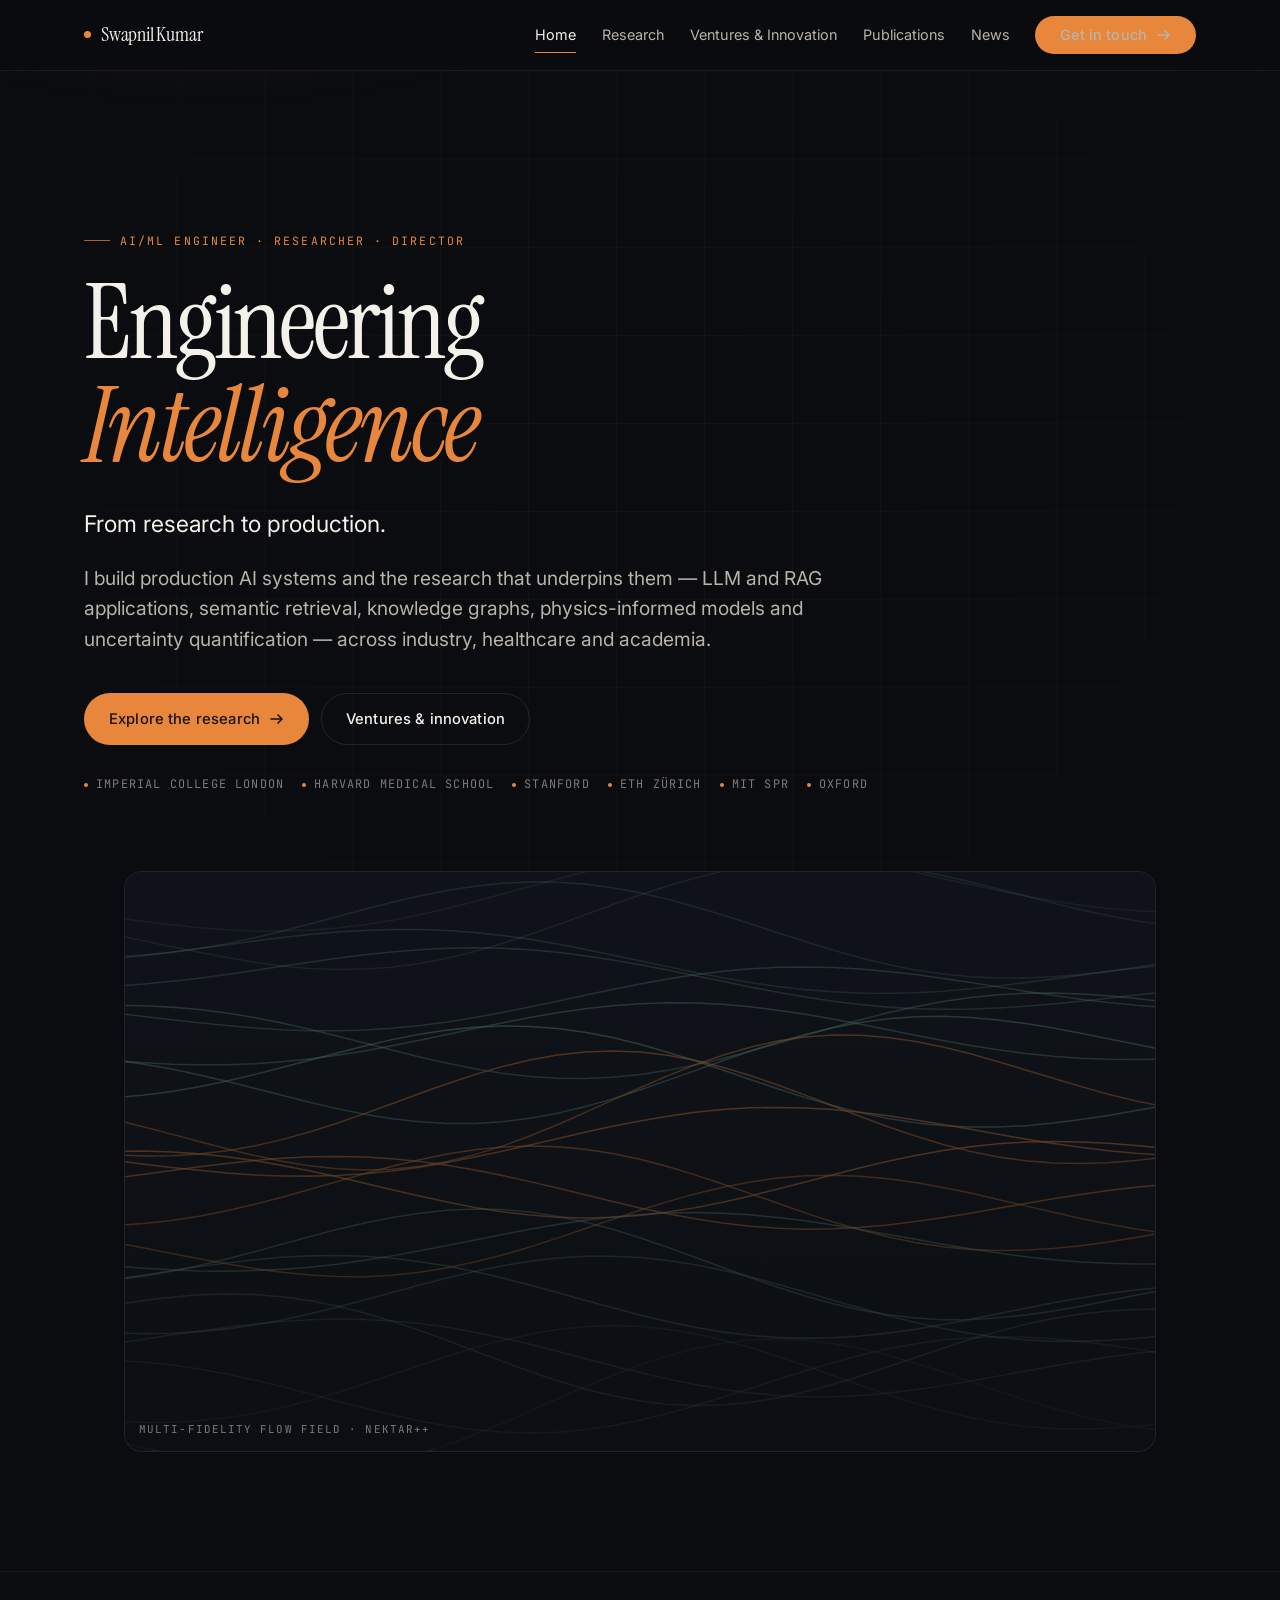
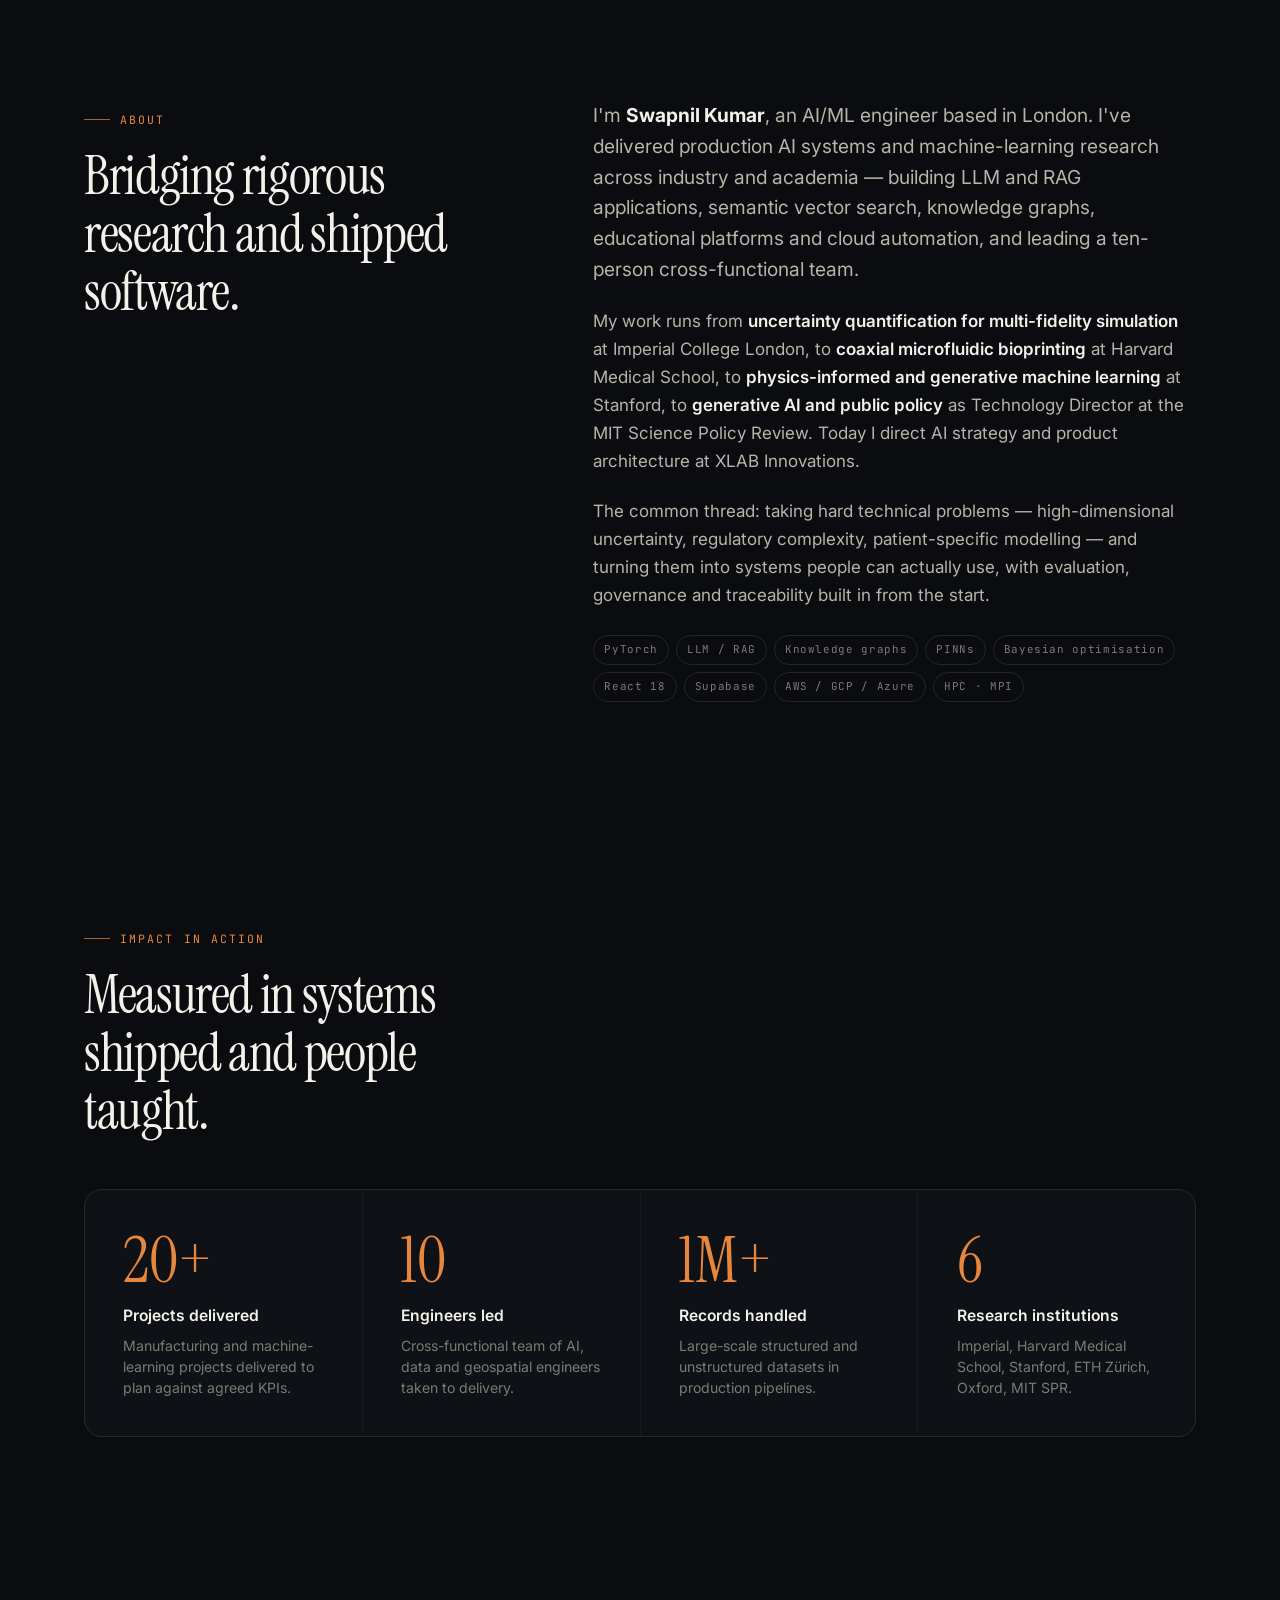
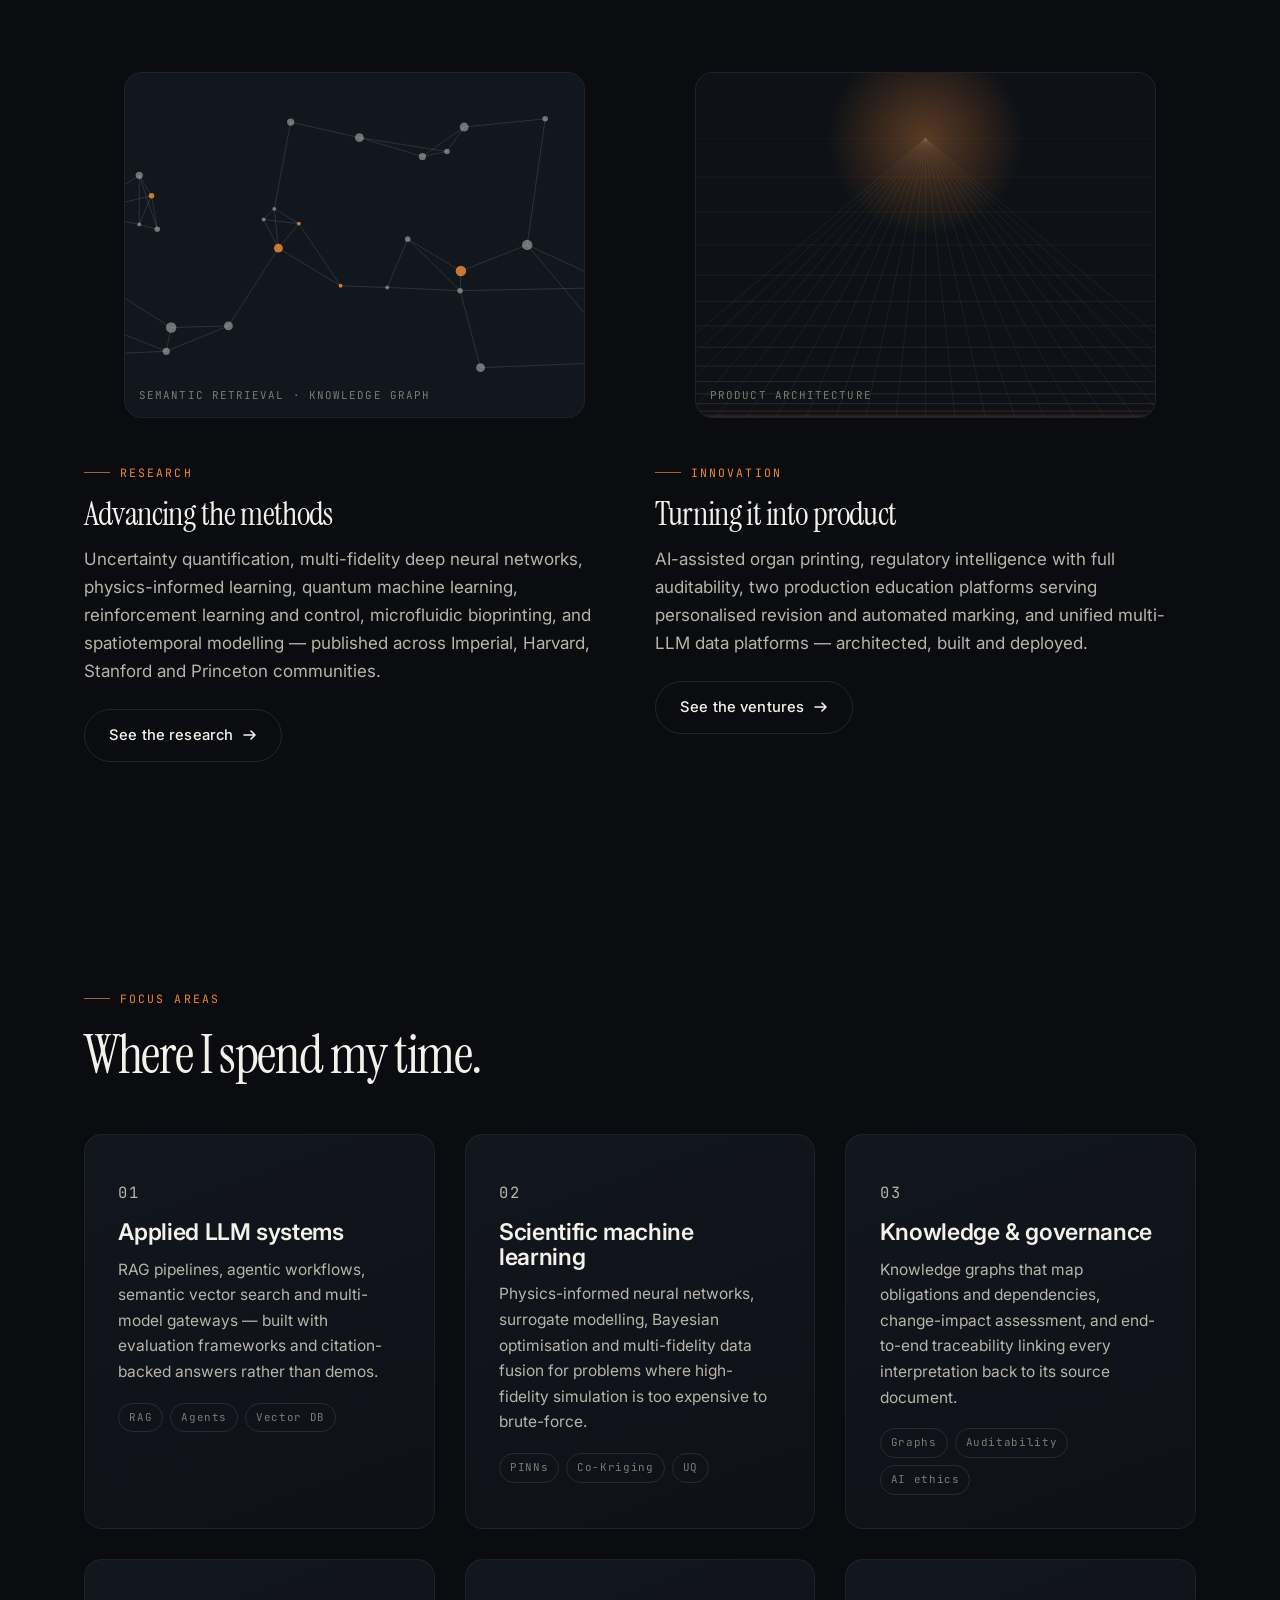
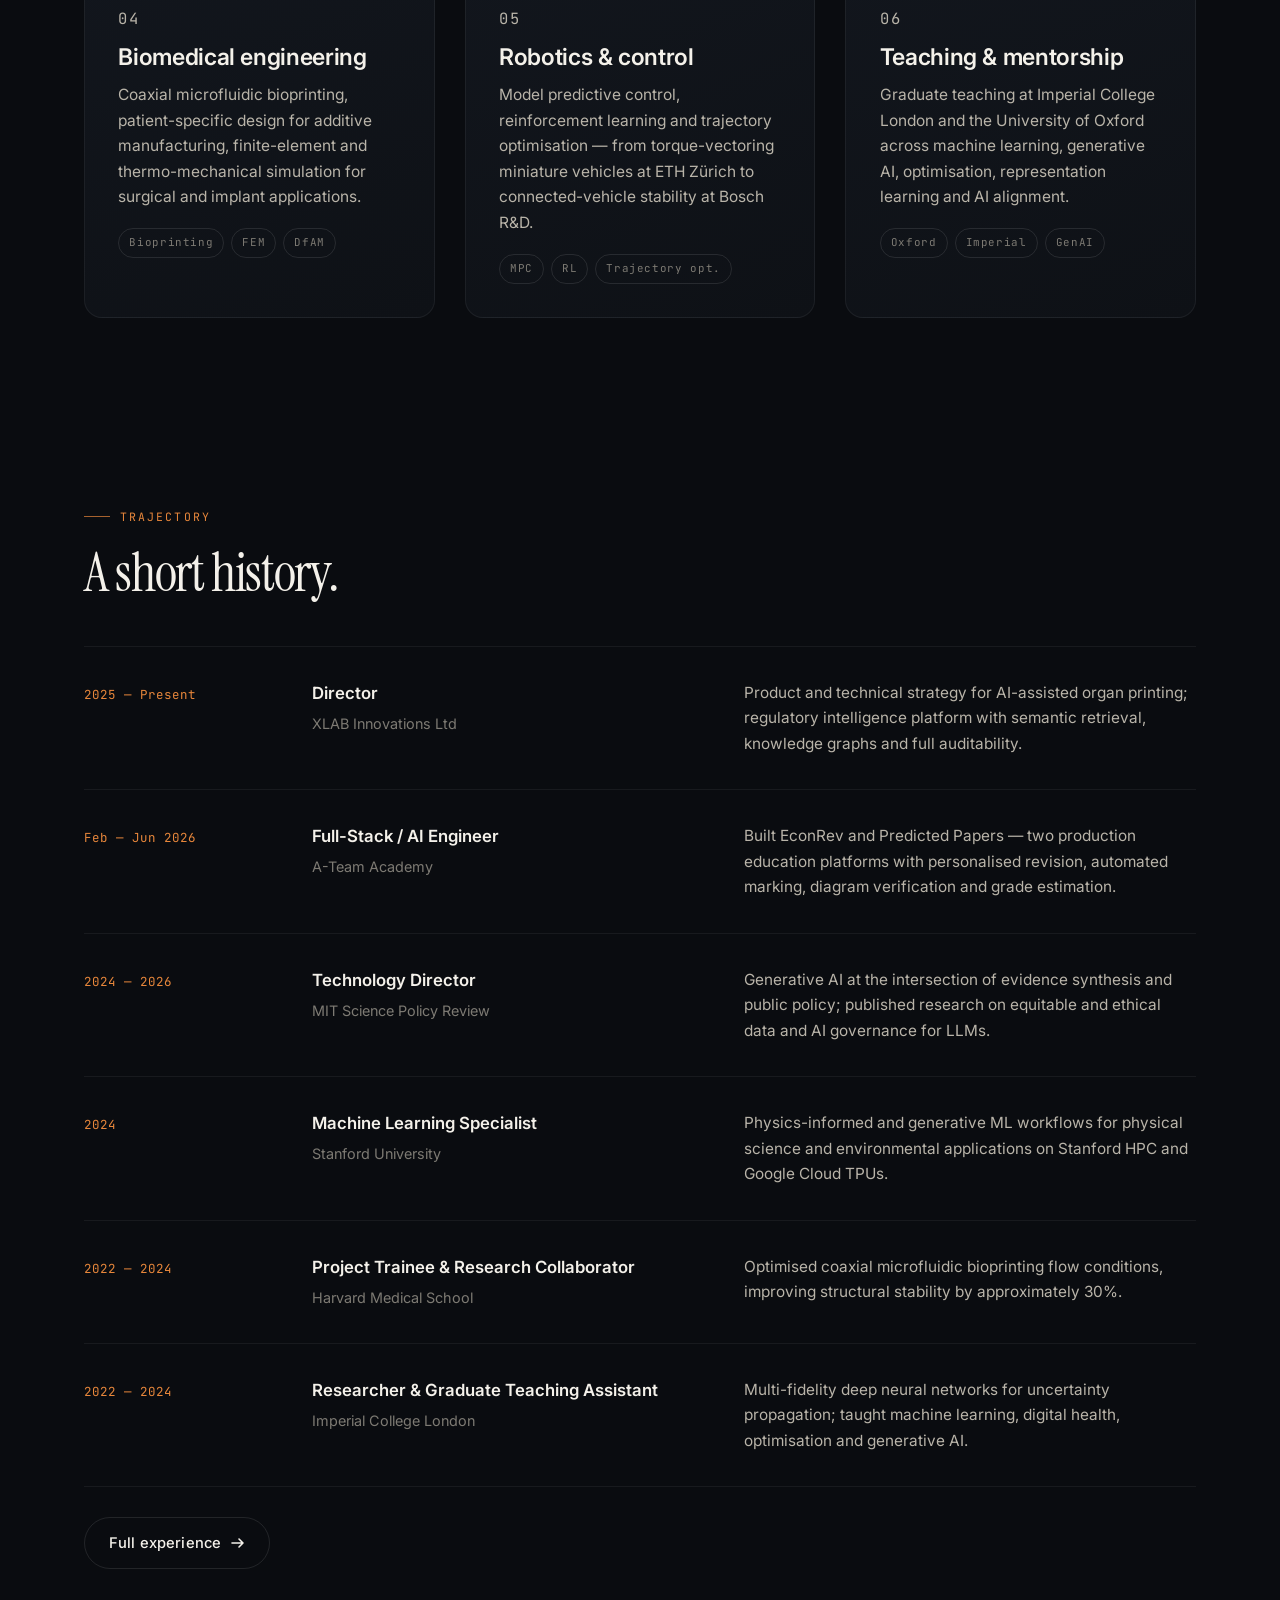
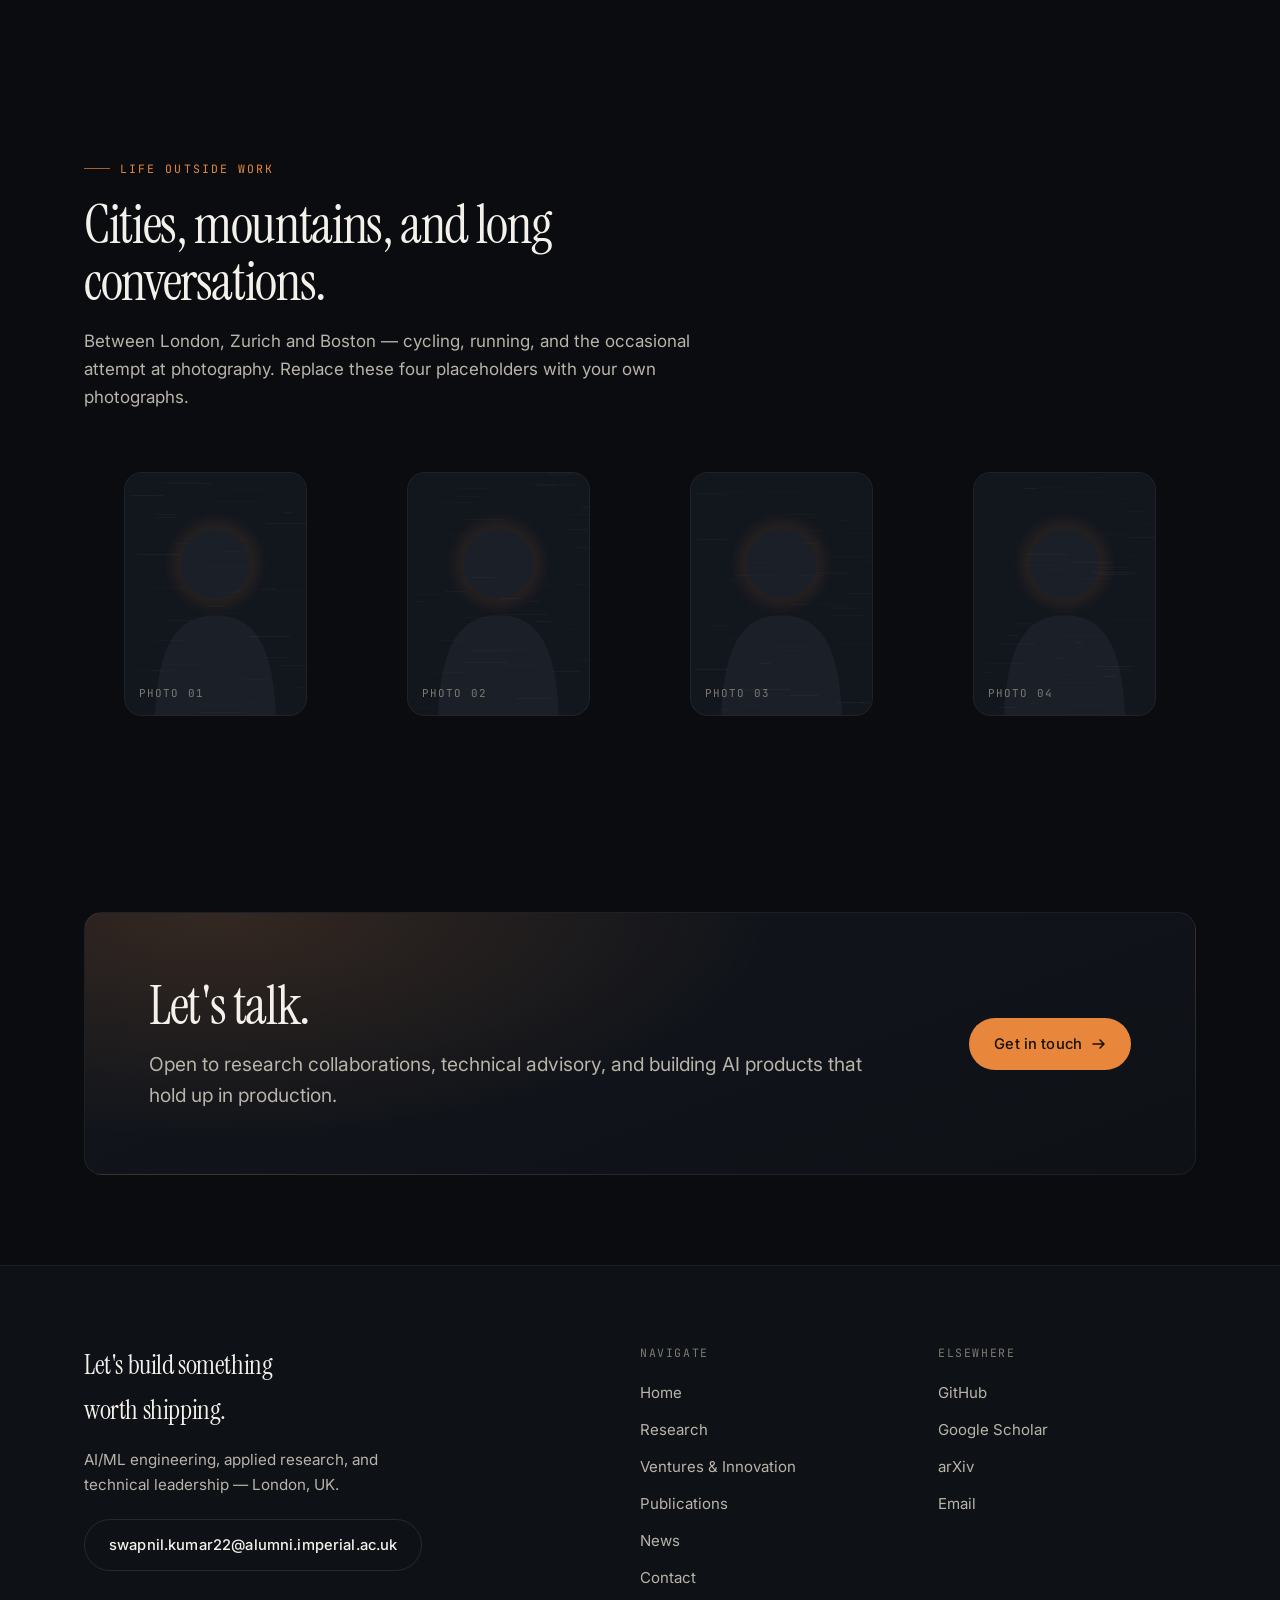
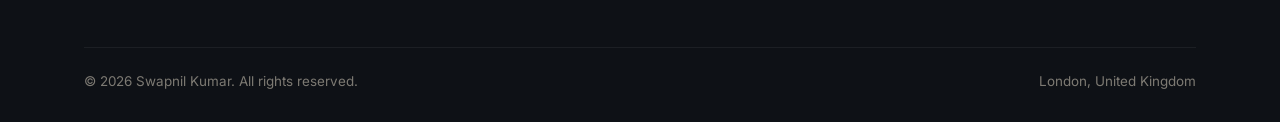
<file: swapnil-kumar-preview_3.html>
<!DOCTYPE html>
<html lang="en"><head><meta charset="utf-8"><meta name="viewport" content="width=device-width, initial-scale=1">
<title>Swapnil Kumar — site preview</title>
<link rel="preconnect" href="https://fonts.googleapis.com"><link rel="preconnect" href="https://fonts.gstatic.com" crossorigin>
<link href="https://fonts.googleapis.com/css2?family=Instrument+Serif:ital@0;1&family=Inter:wght@400;500;600&family=JetBrains+Mono:wght@400;500&display=swap" rel="stylesheet">
<style>/* ==========================================================================
   Swapnil Kumar — personal site
   Palette: ink / bone / ember
   ========================================================================== */

:root {
  --ink-900: #0a0c10;
  --ink-850: #0e1116;
  --ink-800: #12161d;
  --ink-700: #1a1f28;
  --ink-600: #262d39;
  --line: rgba(255, 255, 255, 0.10);
  --line-soft: rgba(255, 255, 255, 0.06);

  --bone: #f4f1ea;
  --bone-dim: #b9b4a9;
  --bone-faint: #7d7a73;

  --ember: #e8873b;
  --ember-bright: #ffa860;
  --ember-deep: #b45c1c;
  --sage: #7fb2a1;

  --max: 1240px;
  --gutter: clamp(20px, 5vw, 64px);
  --radius: 18px;
  --radius-sm: 10px;

  --serif: "Instrument Serif", "Playfair Display", Georgia, "Times New Roman", serif;
  --sans: "Inter", -apple-system, BlinkMacSystemFont, "Segoe UI", Roboto, Helvetica, Arial, sans-serif;
  --mono: "JetBrains Mono", "SFMono-Regular", Menlo, Consolas, monospace;
}

/* ---------- reset ---------- */
*, *::before, *::after { box-sizing: border-box; }
html { scroll-behavior: smooth; -webkit-text-size-adjust: 100%; }
body {
  margin: 0;
  background: var(--ink-900);
  color: var(--bone);
  font-family: var(--sans);
  font-size: 17px;
  line-height: 1.65;
  -webkit-font-smoothing: antialiased;
  overflow-x: hidden;
}
img, svg { max-width: 100%; display: block; }
a { color: inherit; text-decoration: none; }
h1, h2, h3, h4 { margin: 0; font-weight: 600; line-height: 1.08; letter-spacing: -0.02em; }
p { margin: 0; }
ul { margin: 0; padding: 0; list-style: none; }
button, input, textarea, select { font: inherit; color: inherit; }
::selection { background: var(--ember); color: var(--ink-900); }

/* ---------- layout ---------- */
.wrap { width: 100%; max-width: var(--max); margin-inline: auto; padding-inline: var(--gutter); }
.section { padding-block: clamp(72px, 10vw, 140px); position: relative; }
.section--tight { padding-block: clamp(56px, 7vw, 96px); }
.rule { height: 1px; background: var(--line-soft); border: 0; margin: 0; }

/* ---------- type ---------- */
.display {
  font-family: var(--serif);
  font-weight: 400;
  font-size: clamp(2.9rem, 8.2vw, 6.6rem);
  line-height: 0.98;
  letter-spacing: -0.03em;
}
.display em { font-style: italic; color: var(--ember); }
.h2 {
  font-family: var(--serif);
  font-weight: 400;
  font-size: clamp(2rem, 4.4vw, 3.4rem);
  line-height: 1.06;
  letter-spacing: -0.025em;
}
.h3 { font-size: clamp(1.15rem, 1.8vw, 1.45rem); font-weight: 600; letter-spacing: -0.015em; }
.lede { font-size: clamp(1.05rem, 1.5vw, 1.3rem); color: var(--bone-dim); line-height: 1.6; max-width: 62ch; }
.body { color: var(--bone-dim); }
.body strong { color: var(--bone); font-weight: 600; }

.eyebrow {
  font-family: var(--mono);
  font-size: 0.72rem;
  letter-spacing: 0.18em;
  text-transform: uppercase;
  color: var(--ember);
  display: inline-flex;
  align-items: center;
  gap: 10px;
}
.eyebrow::before {
  content: "";
  width: 26px; height: 1px;
  background: var(--ember);
  opacity: 0.7;
}

/* ---------- header ---------- */
.site-header {
  position: sticky; top: 0; z-index: 100;
  background: rgba(10, 12, 16, 0.72);
  backdrop-filter: blur(14px);
  -webkit-backdrop-filter: blur(14px);
  border-bottom: 1px solid var(--line-soft);
}
.nav {
  display: flex; align-items: center; justify-content: space-between;
  gap: 24px; height: 70px;
}
.brand { display: flex; align-items: baseline; gap: 10px; font-family: var(--serif); font-size: 1.28rem; letter-spacing: -0.01em; }
.brand .dot { width: 7px; height: 7px; border-radius: 50%; background: var(--ember); flex: none; align-self: center; }
.nav-links { display: flex; align-items: center; gap: clamp(14px, 2vw, 30px); }
.nav-links a {
  font-size: 0.9rem; color: var(--bone-dim); position: relative; padding-block: 6px;
  transition: color 0.2s ease;
}
.nav-links a::after {
  content: ""; position: absolute; left: 0; right: 100%; bottom: 0; height: 1px;
  background: var(--ember); transition: right 0.28s cubic-bezier(.2,.7,.3,1);
}
.nav-links a:hover { color: var(--bone); }
.nav-links a:hover::after, .nav-links a[aria-current="page"]::after { right: 0; }
.nav-links a[aria-current="page"] { color: var(--bone); }

.nav-toggle {
  display: none; background: none; border: 1px solid var(--line);
  border-radius: 8px; width: 42px; height: 38px; cursor: pointer;
  align-items: center; justify-content: center;
}
.nav-toggle span, .nav-toggle span::before, .nav-toggle span::after {
  content: ""; display: block; width: 17px; height: 1.5px; background: var(--bone);
  transition: transform 0.25s ease, opacity 0.25s ease;
}
.nav-toggle span::before { transform: translateY(-5.5px); }
.nav-toggle span::after { transform: translateY(4px); }
body.nav-open .nav-toggle span { background: transparent; }
body.nav-open .nav-toggle span::before { transform: rotate(45deg); }
body.nav-open .nav-toggle span::after { transform: translateY(-1.5px) rotate(-45deg); }

/* ---------- buttons ---------- */
.btn {
  display: inline-flex; align-items: center; gap: 10px;
  padding: 13px 24px; border-radius: 100px;
  font-size: 0.92rem; font-weight: 500; letter-spacing: 0.01em;
  border: 1px solid transparent; cursor: pointer;
  transition: transform 0.2s ease, background 0.2s ease, border-color 0.2s ease, color 0.2s ease;
}
.btn svg { transition: transform 0.25s ease; }
.btn:hover svg { transform: translateX(3px); }
.btn--primary { background: var(--ember); color: #17110a; }
.btn--primary:hover { background: var(--ember-bright); transform: translateY(-1px); }
.btn--ghost { border-color: var(--line); color: var(--bone); }
.btn--ghost:hover { border-color: var(--ember); color: var(--ember-bright); }

/* ---------- hero ---------- */
.hero { position: relative; padding-block: clamp(70px, 12vw, 150px) clamp(56px, 8vw, 110px); overflow: hidden; }
.hero__glow {
  position: absolute; inset: -30% -10% auto -10%; height: 700px; pointer-events: none;
  background:
    radial-gradient(50% 55% at 22% 30%, rgba(232,135,59,0.22), transparent 70%),
    radial-gradient(45% 50% at 78% 20%, rgba(127,178,161,0.14), transparent 70%);
  filter: blur(10px);
}
.hero__grid { position: absolute; inset: 0; pointer-events: none; opacity: 0.5;
  background-image: linear-gradient(var(--line-soft) 1px, transparent 1px), linear-gradient(90deg, var(--line-soft) 1px, transparent 1px);
  background-size: 88px 88px;
  mask-image: radial-gradient(75% 60% at 50% 25%, #000 0%, transparent 100%);
  -webkit-mask-image: radial-gradient(75% 60% at 50% 25%, #000 0%, transparent 100%);
}
.hero .wrap { position: relative; }
.hero__meta {
  display: flex; flex-wrap: wrap; gap: 10px 18px; margin-top: 30px;
  font-family: var(--mono); font-size: 0.74rem; letter-spacing: 0.1em; text-transform: uppercase; color: var(--bone-faint);
}
.hero__meta span { display: inline-flex; align-items: center; gap: 8px; }
.hero__meta span::before { content: ""; width: 4px; height: 4px; border-radius: 50%; background: var(--ember); }
.hero__cta { display: flex; flex-wrap: wrap; gap: 12px; margin-top: 38px; }

/* ---------- generic grids ---------- */
.grid { display: grid; gap: clamp(18px, 2.4vw, 30px); }
.grid--2 { grid-template-columns: repeat(2, 1fr); }
.grid--3 { grid-template-columns: repeat(3, 1fr); }
.grid--4 { grid-template-columns: repeat(4, 1fr); }
.split { display: grid; grid-template-columns: minmax(0, 0.85fr) minmax(0, 1.15fr); gap: clamp(28px, 5vw, 80px); align-items: start; }
.split--even { grid-template-columns: 1fr 1fr; align-items: center; }

/* ---------- cards ---------- */
.card {
  background: linear-gradient(160deg, var(--ink-800), var(--ink-850));
  border: 1px solid var(--line-soft);
  border-radius: var(--radius);
  padding: clamp(22px, 2.6vw, 34px);
  position: relative; overflow: hidden;
  transition: border-color 0.28s ease, transform 0.28s ease;
}
.card::after {
  content: ""; position: absolute; inset: 0; pointer-events: none; opacity: 0;
  background: radial-gradient(60% 60% at 50% 0%, rgba(232,135,59,0.10), transparent 70%);
  transition: opacity 0.3s ease;
}
.card:hover { border-color: rgba(232,135,59,0.35); transform: translateY(-3px); }
.card:hover::after { opacity: 1; }
.card > * { position: relative; }
.card__num { font-family: var(--mono); font-size: 0.72rem; color: var(--ember); letter-spacing: 0.14em; }
.card h3 { margin-top: 14px; }
.card p { margin-top: 12px; color: var(--bone-dim); font-size: 0.97rem; }
.card__tags { display: flex; flex-wrap: wrap; gap: 7px; margin-top: 18px; }
.tag {
  font-family: var(--mono); font-size: 0.68rem; letter-spacing: 0.06em;
  padding: 5px 10px; border-radius: 100px;
  border: 1px solid var(--line); color: var(--bone-faint);
}

/* ---------- stats ---------- */
.stats { display: grid; grid-template-columns: repeat(4, 1fr); gap: 1px; background: var(--line-soft); border: 1px solid var(--line-soft); border-radius: var(--radius); overflow: hidden; }
.stat { background: var(--ink-850); padding: clamp(24px, 3vw, 40px); }
.stat__figure { font-family: var(--serif); font-size: clamp(2.6rem, 5vw, 4rem); line-height: 1; color: var(--bone); }
.stat__figure span { color: var(--ember); }
.stat__label { margin-top: 10px; font-weight: 600; font-size: 0.98rem; }
.stat__note { margin-top: 6px; color: var(--bone-faint); font-size: 0.88rem; line-height: 1.5; }

/* ---------- timeline ---------- */
.timeline { border-top: 1px solid var(--line-soft); }
.tl-item {
  display: grid; grid-template-columns: 190px minmax(0, 1fr) minmax(0, 1.15fr);
  gap: clamp(16px, 3vw, 40px);
  padding-block: clamp(22px, 2.6vw, 34px);
  border-bottom: 1px solid var(--line-soft);
  transition: background 0.25s ease;
}
.tl-item:hover { background: rgba(255,255,255,0.015); }
.tl-date { font-family: var(--mono); font-size: 0.78rem; letter-spacing: 0.08em; color: var(--ember); padding-top: 5px; }
.tl-role { font-weight: 600; font-size: 1.05rem; }
.tl-org { color: var(--bone-faint); font-size: 0.9rem; margin-top: 4px; }
.tl-desc { color: var(--bone-dim); font-size: 0.96rem; }

/* ---------- publication list ---------- */
.pub-list { border-top: 1px solid var(--line-soft); }
.pub {
  display: grid; grid-template-columns: 56px minmax(0, 1fr) auto;
  gap: clamp(14px, 2.4vw, 28px); align-items: start;
  padding-block: 26px; border-bottom: 1px solid var(--line-soft);
  transition: background 0.25s ease, padding-inline 0.25s ease;
}
.pub:hover { background: rgba(255,255,255,0.018); }
.pub__idx { font-family: var(--mono); font-size: 0.78rem; color: var(--bone-faint); padding-top: 4px; }
.pub__title { font-size: 1.06rem; font-weight: 600; line-height: 1.35; }
.pub__title a:hover { color: var(--ember-bright); }
.pub__meta { margin-top: 8px; color: var(--bone-faint); font-size: 0.89rem; }
.pub__year { font-family: var(--mono); font-size: 0.82rem; color: var(--ember); padding-top: 4px; white-space: nowrap; }

/* ---------- art placeholders ---------- */
.art {
  position: relative; border-radius: var(--radius); overflow: hidden;
  border: 1px solid var(--line-soft); background: var(--ink-800);
  aspect-ratio: 4 / 3;
}
.art--tall { aspect-ratio: 3 / 4; }
.art--wide { aspect-ratio: 16 / 9; }
.art svg { width: 100%; height: 100%; }
.art__cap {
  position: absolute; left: 14px; bottom: 12px;
  font-family: var(--mono); font-size: 0.68rem; letter-spacing: 0.1em;
  text-transform: uppercase; color: var(--bone-faint);
}

/* ---------- marquee / affiliations ---------- */
.affil { display: flex; flex-wrap: wrap; gap: 10px 12px; }
.affil li {
  border: 1px solid var(--line); border-radius: 100px;
  padding: 9px 18px; font-size: 0.88rem; color: var(--bone-dim);
  transition: border-color 0.25s ease, color 0.25s ease;
}
.affil li:hover { border-color: var(--ember); color: var(--bone); }

/* ---------- CTA band ---------- */
.cta-band {
  border: 1px solid var(--line-soft); border-radius: var(--radius);
  background:
    radial-gradient(80% 140% at 12% 0%, rgba(232,135,59,0.16), transparent 62%),
    linear-gradient(160deg, var(--ink-800), var(--ink-850));
  padding: clamp(34px, 5vw, 66px);
  display: grid; grid-template-columns: minmax(0,1fr) auto; gap: 32px; align-items: center;
}

/* ---------- form ---------- */
.form { display: grid; gap: 18px; }
.field { display: grid; gap: 8px; }
.field label { font-family: var(--mono); font-size: 0.72rem; letter-spacing: 0.12em; text-transform: uppercase; color: var(--bone-faint); }
.field input, .field textarea {
  background: var(--ink-850); border: 1px solid var(--line);
  border-radius: var(--radius-sm); padding: 13px 15px; font-size: 0.97rem;
  transition: border-color 0.2s ease, background 0.2s ease;
}
.field input:focus, .field textarea:focus { outline: none; border-color: var(--ember); background: var(--ink-800); }
.field textarea { min-height: 150px; resize: vertical; }
.form-note { color: var(--bone-faint); font-size: 0.86rem; }
.form-status { font-size: 0.9rem; color: var(--sage); min-height: 20px; }

/* ---------- contact rows ---------- */
.contact-list { border-top: 1px solid var(--line-soft); }
.contact-row {
  display: flex; align-items: center; justify-content: space-between; gap: 20px;
  padding-block: 20px; border-bottom: 1px solid var(--line-soft);
  transition: padding-left 0.28s cubic-bezier(.2,.7,.3,1), color 0.2s ease;
}
.contact-row:hover { padding-left: 10px; }
.contact-row .k { font-family: var(--mono); font-size: 0.74rem; letter-spacing: 0.12em; text-transform: uppercase; color: var(--bone-faint); }
.contact-row .v { font-size: 1.02rem; color: var(--bone); word-break: break-word; }
.contact-row:hover .v { color: var(--ember-bright); }

/* ---------- gallery ---------- */
.gallery { display: grid; grid-template-columns: repeat(4, 1fr); gap: clamp(12px, 1.6vw, 20px); }
.gallery .art { aspect-ratio: 3 / 4; }

/* ---------- footer ---------- */
.site-footer { border-top: 1px solid var(--line-soft); background: var(--ink-850); padding-block: clamp(48px, 6vw, 80px) 30px; }
.footer-top { display: grid; grid-template-columns: minmax(0, 1.2fr) repeat(2, minmax(0, 0.6fr)); gap: 40px; }
.footer-h { font-family: var(--mono); font-size: 0.72rem; letter-spacing: 0.14em; text-transform: uppercase; color: var(--bone-faint); margin-bottom: 16px; }
.footer-links li + li { margin-top: 9px; }
.footer-links a { color: var(--bone-dim); font-size: 0.94rem; transition: color 0.2s ease; }
.footer-links a:hover { color: var(--ember-bright); }
.footer-bottom {
  margin-top: clamp(36px, 5vw, 56px); padding-top: 22px; border-top: 1px solid var(--line-soft);
  display: flex; flex-wrap: wrap; gap: 12px 24px; justify-content: space-between;
  color: var(--bone-faint); font-size: 0.84rem;
}

/* ---------- reveal animation ---------- */
[data-reveal] { opacity: 0; transform: translateY(18px); transition: opacity 0.7s cubic-bezier(.2,.7,.3,1), transform 0.7s cubic-bezier(.2,.7,.3,1); }
[data-reveal].is-in { opacity: 1; transform: none; }
@media (prefers-reduced-motion: reduce) {
  [data-reveal] { opacity: 1; transform: none; transition: none; }
  html { scroll-behavior: auto; }
}

/* ---------- responsive ---------- */
@media (max-width: 1020px) {
  .grid--4 { grid-template-columns: repeat(2, 1fr); }
  .stats { grid-template-columns: repeat(2, 1fr); }
  .split { grid-template-columns: 1fr; }
  .split--even { grid-template-columns: 1fr; }
  .footer-top { grid-template-columns: 1fr 1fr; }
  .tl-item { grid-template-columns: 150px minmax(0,1fr); }
  .tl-desc { grid-column: 2; }
}

@media (max-width: 760px) {
  body { font-size: 16px; }
  .nav-toggle { display: inline-flex; }
  .nav-links {
    position: fixed; inset: 70px 0 auto 0;
    flex-direction: column; align-items: stretch; gap: 0;
    background: var(--ink-850); border-bottom: 1px solid var(--line);
    padding: 10px var(--gutter) 26px;
    transform: translateY(-14px); opacity: 0; pointer-events: none;
    transition: opacity 0.24s ease, transform 0.24s ease;
  }
  body.nav-open .nav-links { opacity: 1; transform: none; pointer-events: auto; }
  .nav-links a { padding-block: 13px; border-bottom: 1px solid var(--line-soft); font-size: 1rem; }
  .nav-links .btn { margin-top: 16px; justify-content: center; border-bottom: 0; }
  .grid--2, .grid--3, .grid--4 { grid-template-columns: 1fr; }
  .stats { grid-template-columns: 1fr; }
  .gallery { grid-template-columns: repeat(2, 1fr); }
  .cta-band { grid-template-columns: 1fr; }
  .tl-item { grid-template-columns: 1fr; gap: 8px; }
  .tl-desc { grid-column: auto; }
  .pub { grid-template-columns: 1fr; gap: 6px; }
  .pub__idx { display: none; }
  .footer-top { grid-template-columns: 1fr; gap: 30px; }
  .contact-row { flex-direction: column; align-items: flex-start; gap: 6px; }
}
</style></head>
<body><header class="site-header">
  <div class="wrap nav">
    <a class="brand" href="#/index"><span class="dot"></span>Swapnil&nbsp;Kumar</a>
    <button class="nav-toggle" aria-label="Toggle navigation" aria-expanded="false"><span></span></button>
    <nav class="nav-links"><a href="#/index" aria-current="page">Home</a><a href="#/research">Research</a><a href="#/ventures">Ventures &amp; Innovation</a><a href="#/publications">Publications</a><a href="#/news">News</a><a class="btn btn--primary" href="#/contact">Get in touch <svg width="14" height="14" viewBox="0 0 14 14" fill="none" aria-hidden="true"><path d="M1 7h11M8 3l4 4-4 4" stroke="currentColor" stroke-width="1.6" stroke-linecap="round" stroke-linejoin="round"/></svg></a></nav>
  </div>
</header><main><section class="route" data-route="index" hidden>

<section class="hero">
  <div class="hero__glow"></div><div class="hero__grid"></div>
  <div class="wrap">
    <p class="eyebrow" data-reveal>AI/ML Engineer · Researcher · Director</p>
    <h1 class="display" style="margin-top:22px;" data-reveal data-reveal-delay="80">
      Engineering<br><em>Intelligence</em>
    </h1>
    <p class="lede" style="margin-top:28px;font-size:clamp(1.15rem,1.8vw,1.5rem);color:var(--bone);" data-reveal data-reveal-delay="140">
      From research to production.
    </p>
    <p class="lede" style="margin-top:20px;" data-reveal data-reveal-delay="200">
      I build production AI systems and the research that underpins them — LLM and RAG
      applications, semantic retrieval, knowledge graphs, physics-informed models and
      uncertainty quantification — across industry, healthcare and academia.
    </p>
    <div class="hero__cta" data-reveal data-reveal-delay="260">
      <a class="btn btn--primary" href="#/research">Explore the research <svg width="14" height="14" viewBox="0 0 14 14" fill="none" aria-hidden="true"><path d="M1 7h11M8 3l4 4-4 4" stroke="currentColor" stroke-width="1.6" stroke-linecap="round" stroke-linejoin="round"/></svg></a>
      <a class="btn btn--ghost" href="#/ventures">Ventures &amp; innovation</a>
    </div>
    <div class="hero__meta" data-reveal data-reveal-delay="320">
      <span>Imperial College London</span><span>Harvard Medical School</span>
      <span>Stanford</span><span>ETH Zürich</span><span>MIT SPR</span><span>Oxford</span>
    </div>
  </div>
  <div class="wrap" style="margin-top:clamp(46px,6vw,84px);" data-reveal data-reveal-delay="200">
    <figure class="art art--wide hero-figure-collage"><svg viewBox="0 0 800 420" preserveAspectRatio="xMidYMid slice" xmlns="http://www.w3.org/2000/svg" role="img" aria-label="Abstract flow-field illustration">
<rect width="800" height="420" fill="#12161d"/><polyline points="0,30.5 20,33.2 40,35.9 60,38.3 80,40.4 100,41.9 120,42.8 140,42.9 160,42.2 180,40.7 200,38.3 220,35.0 240,31.1 260,26.5 280,21.4 300,16.0 320,10.5 340,5.1 360,0.0 380,-4.6 400,-8.6 420,-11.8 440,-14.1 460,-15.4 480,-15.7 500,-15.1 520,-13.4 540,-11.0 560,-7.8 580,-4.0 600,0.2 620,4.7 640,9.1 660,13.5 680,17.5 700,21.1 720,24.1 740,26.5 760,28.2 780,29.1 800,29.5" fill="none" stroke="#7fb2a1" stroke-width="1.1" opacity="0.14"/><polyline points="0,42.4 20,46.0 40,50.0 60,54.2 80,58.3 100,62.1 120,65.5 140,68.2 160,70.0 180,70.8 200,70.5 220,69.1 240,66.4 260,62.6 280,57.7 300,51.9 320,45.4 340,38.4 360,31.1 380,23.8 400,16.7 420,10.1 440,4.3 460,-0.6 480,-4.4 500,-6.9 520,-8.2 540,-8.3 560,-7.1 580,-4.8 600,-1.5 620,2.6 640,7.3 660,12.3 680,17.5 700,22.6 720,27.4 740,31.7 760,35.4 780,38.3 800,40.4" fill="none" stroke="#7fb2a1" stroke-width="1.1" opacity="0.18"/><polyline points="0,61.6 20,61.3 40,60.2 60,58.3 80,55.5 100,52.0 120,47.8 140,43.0 160,37.8 180,32.5 200,27.1 220,22.0 240,17.4 260,13.4 280,10.3 300,8.2 320,7.2 340,7.4 360,8.8 380,11.4 400,15.1 420,19.7 440,25.2 460,31.2 480,37.6 500,44.1 520,50.5 540,56.7 560,62.2 580,67.1 600,71.1 620,74.1 640,76.1 660,77.0 680,77.0 700,76.1 720,74.4 740,72.0 760,69.1 780,66.0 800,62.8" fill="none" stroke="#7fb2a1" stroke-width="1.1" opacity="0.22"/><polyline points="0,64.6 20,62.8 40,60.6 60,58.2 80,55.5 100,52.8 120,50.1 140,47.6 160,45.4 180,43.6 200,42.4 220,41.7 240,41.7 260,42.5 280,44.0 300,46.1 320,48.9 340,52.3 360,56.1 380,60.2 400,64.5 420,68.7 440,72.9 460,76.7 480,80.2 500,83.1 520,85.4 540,87.0 560,87.9 580,88.1 600,87.6 620,86.5 640,84.8 660,82.7 680,80.3 700,77.6 720,74.9 740,72.3 760,69.8 780,67.6 800,65.8" fill="none" stroke="#7fb2a1" stroke-width="1.1" opacity="0.26"/><polyline points="0,83.9 20,82.9 40,81.4 60,79.4 80,77.1 100,74.4 120,71.5 140,68.5 160,65.5 180,62.7 200,60.1 220,58.0 240,56.4 260,55.3 280,55.0 300,55.4 320,56.5 340,58.3 360,60.8 380,63.8 400,67.3 420,71.2 440,75.3 460,79.4 480,83.5 500,87.3 520,90.8 540,93.8 560,96.2 580,98.1 600,99.2 620,99.7 640,99.5 660,98.8 680,97.5 700,95.8 720,93.8 740,91.6 760,89.3 780,87.1 800,85.0" fill="none" stroke="#7fb2a1" stroke-width="1.1" opacity="0.30"/><polyline points="0,100.4 20,102.5 40,104.9 60,107.2 80,109.5 100,111.5 120,113.2 140,114.5 160,115.2 180,115.3 200,114.7 220,113.5 240,111.5 260,108.9 280,105.7 300,102.0 320,98.0 340,93.8 360,89.5 380,85.3 400,81.3 420,77.7 440,74.6 460,72.1 480,70.3 500,69.2 520,68.9 540,69.3 560,70.5 580,72.3 600,74.5 620,77.3 640,80.2 660,83.4 680,86.5 700,89.5 720,92.3 740,94.7 760,96.7 780,98.2 800,99.2" fill="none" stroke="#7fb2a1" stroke-width="1.1" opacity="0.34"/><polyline points="0,97.4 20,96.9 40,97.1 60,98.1 80,99.8 100,102.4 120,105.7 140,109.6 160,114.1 180,119.0 200,124.2 220,129.3 240,134.3 260,138.9 280,142.8 300,146.1 320,148.4 340,149.7 360,149.9 380,149.0 400,147.0 420,144.0 440,140.1 460,135.4 480,130.1 500,124.5 520,118.6 540,112.9 560,107.3 580,102.2 600,97.8 620,94.0 640,91.1 660,89.1 680,88.1 700,87.9 720,88.5 740,89.8 760,91.8 780,94.1 800,96.7" fill="none" stroke="#7fb2a1" stroke-width="1.1" opacity="0.38"/><polyline points="0,135.4 20,137.1 40,138.5 60,139.5 80,140.0 100,139.9 120,139.2 140,137.8 160,135.8 180,133.1 200,129.9 220,126.2 240,122.2 260,118.0 280,113.7 300,109.6 320,105.7 340,102.2 360,99.3 380,97.1 400,95.6 420,94.9 440,95.1 460,96.1 480,97.9 500,100.3 520,103.3 540,106.8 560,110.6 580,114.6 600,118.6 620,122.4 640,125.9 660,129.1 680,131.7 700,133.7 720,135.2 740,136.0 760,136.2 780,135.9 800,135.1" fill="none" stroke="#7fb2a1" stroke-width="1.1" opacity="0.41"/><polyline points="0,134.6 20,136.6 40,139.5 60,143.1 80,147.3 100,152.0 120,157.0 140,162.1 160,167.1 180,171.8 200,175.8 220,179.1 240,181.4 260,182.6 280,182.6 300,181.3 320,178.8 340,175.2 360,170.4 380,164.7 400,158.3 420,151.3 440,144.2 460,137.0 480,130.0 500,123.6 520,117.9 540,113.1 560,109.3 580,106.6 600,105.1 620,104.8 640,105.6 660,107.4 680,110.0 700,113.3 720,117.0 740,121.1 760,125.1 780,129.1 800,132.6" fill="none" stroke="#7fb2a1" stroke-width="1.1" opacity="0.45"/><polyline points="0,164.7 20,163.7 40,161.9 60,159.3 80,155.9 100,151.8 120,147.1 140,142.0 160,136.7 180,131.4 200,126.3 220,121.7 240,117.8 260,114.8 280,112.7 300,111.8 320,112.1 340,113.6 360,116.4 380,120.2 400,125.1 420,130.8 440,137.1 460,143.8 480,150.6 500,157.3 520,163.8 540,169.6 560,174.7 580,178.9 600,182.1 620,184.2 640,185.2 660,185.2 680,184.2 700,182.3 720,179.7 740,176.7 760,173.2 780,169.7 800,166.2" fill="none" stroke="#7fb2a1" stroke-width="1.1" opacity="0.49"/><polyline points="0,176.0 20,180.2 40,185.1 60,190.3 80,195.7 100,200.9 120,205.8 140,210.0 160,213.3 180,215.4 200,216.3 220,215.8 240,213.7 260,210.2 280,205.2 300,199.0 320,191.7 340,183.5 360,174.7 380,165.6 400,156.6 420,148.0 440,140.0 460,133.0 480,127.2 500,122.7 520,119.8 540,118.4 560,118.5 580,120.1 600,123.0 620,127.1 640,132.0 660,137.7 680,143.7 700,149.8 720,155.8 740,161.3 760,166.2 780,170.2 800,173.4" fill="none" stroke="#e8873b" stroke-width="1.1" opacity="0.53"/><polyline points="0,203.7 20,205.4 40,206.2 60,206.0 80,204.8 100,202.4 120,198.9 140,194.3 160,188.7 180,182.4 200,175.4 220,168.2 240,160.8 260,153.7 280,147.1 300,141.3 320,136.5 340,132.9 360,130.7 380,129.9 400,130.7 420,133.0 440,136.7 460,141.7 480,147.7 500,154.6 520,162.0 540,169.7 560,177.5 580,184.9 600,191.7 620,197.8 640,202.9 660,206.9 680,209.7 700,211.3 720,211.7 740,211.1 760,209.5 780,207.1 800,204.2" fill="none" stroke="#e8873b" stroke-width="1.1" opacity="0.57"/><polyline points="0,207.3 20,209.7 40,212.1 60,214.5 80,216.6 100,218.5 120,219.9 140,220.7 160,220.8 180,220.3 200,219.0 220,217.0 240,214.3 260,210.9 280,207.0 300,202.8 320,198.2 340,193.6 360,189.0 380,184.6 400,180.7 420,177.3 440,174.5 460,172.5 480,171.2 500,170.9 520,171.3 540,172.5 560,174.4 580,177.0 600,180.0 620,183.3 640,186.8 660,190.4 680,193.9 700,197.1 720,199.9 740,202.3 760,204.2 780,205.5 800,206.2" fill="none" stroke="#e8873b" stroke-width="1.1" opacity="0.61"/><polyline points="0,203.3 20,202.7 40,202.6 60,203.3 80,204.6 100,206.7 120,209.5 140,213.0 160,216.9 180,221.3 200,226.0 220,230.7 240,235.3 260,239.6 280,243.5 300,246.7 320,249.1 340,250.6 360,251.2 380,250.7 400,249.3 420,246.9 440,243.7 460,239.7 480,235.2 500,230.2 520,225.0 540,219.8 560,214.7 580,210.0 600,205.8 620,202.2 640,199.4 660,197.3 680,196.1 700,195.7 720,196.0 740,197.0 760,198.5 780,200.5 800,202.7" fill="none" stroke="#e8873b" stroke-width="1.1" opacity="0.65"/><polyline points="0,224.5 20,222.0 40,219.4 60,216.7 80,214.0 100,211.6 120,209.5 140,207.8 160,206.8 180,206.5 200,206.9 220,208.1 240,210.1 260,212.9 280,216.3 300,220.3 320,224.8 340,229.5 360,234.4 380,239.2 400,243.9 420,248.1 440,251.8 460,254.9 480,257.2 500,258.6 520,259.3 540,259.0 560,258.0 580,256.2 600,253.8 620,250.9 640,247.7 660,244.2 680,240.7 700,237.3 720,234.1 740,231.3 760,228.9 780,227.1 800,225.8" fill="none" stroke="#e8873b" stroke-width="1.1" opacity="0.61"/><polyline points="0,257.0 20,256.6 40,255.2 60,253.0 80,249.9 100,246.0 120,241.3 140,236.1 160,230.5 180,224.8 200,219.1 220,213.7 240,208.9 260,204.8 280,201.7 300,199.7 320,199.0 340,199.5 360,201.3 380,204.4 400,208.6 420,213.8 440,219.9 460,226.5 480,233.5 500,240.5 520,247.5 540,254.0 560,259.8 580,264.9 600,269.0 620,272.1 640,274.0 660,274.8 680,274.5 700,273.3 720,271.3 740,268.6 760,265.4 780,261.9 800,258.4" fill="none" stroke="#e8873b" stroke-width="1.1" opacity="0.57"/><polyline points="0,266.0 20,269.3 40,273.0 60,276.9 80,280.8 100,284.5 120,287.9 140,290.6 160,292.6 180,293.7 200,293.8 220,292.8 240,290.6 260,287.4 280,283.2 300,278.1 320,272.2 340,265.8 360,259.0 380,252.2 400,245.6 420,239.3 440,233.7 460,228.8 480,225.0 500,222.2 520,220.6 540,220.2 560,220.9 580,222.7 600,225.5 620,229.0 640,233.1 660,237.7 680,242.4 700,247.1 720,251.6 740,255.6 760,259.1 780,262.0 800,264.1" fill="none" stroke="#e8873b" stroke-width="1.1" opacity="0.53"/><polyline points="0,284.4 20,286.2 40,287.7 60,288.8 80,289.6 100,289.8 120,289.4 140,288.5 160,286.9 180,284.7 200,281.9 220,278.7 240,275.0 260,271.2 280,267.2 300,263.2 320,259.4 340,255.9 360,252.9 380,250.4 400,248.6 420,247.5 440,247.2 460,247.7 480,248.9 500,250.8 520,253.2 540,256.2 560,259.5 580,263.1 600,266.7 620,270.3 640,273.6 660,276.7 680,279.3 700,281.5 720,283.1 740,284.1 760,284.6 780,284.5 800,284.0" fill="none" stroke="#7fb2a1" stroke-width="1.1" opacity="0.49"/><polyline points="0,297.6 20,295.9 40,293.3 60,289.9 80,285.7 100,280.9 120,275.7 140,270.3 160,264.8 180,259.6 200,254.9 220,250.8 240,247.7 260,245.6 280,244.7 300,245.1 320,246.8 340,249.9 360,254.1 380,259.4 400,265.5 420,272.4 440,279.7 460,287.1 480,294.5 500,301.5 520,307.9 540,313.4 560,318.0 580,321.5 600,323.8 620,325.0 640,324.9 660,323.7 680,321.6 700,318.7 720,315.2 740,311.3 760,307.3 780,303.3 800,299.5" fill="none" stroke="#7fb2a1" stroke-width="1.1" opacity="0.45"/><polyline points="0,298.4 20,295.6 40,292.6 60,289.5 80,286.5 100,283.8 120,281.5 140,279.7 160,278.7 180,278.4 200,279.0 220,280.5 240,282.9 260,286.1 280,290.1 300,294.8 320,299.9 340,305.3 360,310.9 380,316.4 400,321.6 420,326.4 440,330.6 460,333.9 480,336.4 500,338.0 520,338.6 540,338.2 560,336.9 580,334.7 600,331.9 620,328.5 640,324.7 660,320.7 680,316.7 700,312.8 720,309.2 740,306.0 760,303.4 780,301.3 800,299.9" fill="none" stroke="#7fb2a1" stroke-width="1.1" opacity="0.41"/><polyline points="0,333.8 20,334.8 40,335.2 60,334.9 80,333.7 100,331.7 120,328.8 140,325.2 160,320.9 180,316.0 200,310.8 220,305.3 240,299.9 260,294.7 280,290.0 300,285.9 320,282.6 340,280.3 360,279.0 380,278.9 400,279.8 420,282.0 440,285.1 460,289.1 480,293.9 500,299.3 520,305.0 540,310.9 560,316.6 580,322.1 600,327.1 620,331.5 640,335.1 660,337.9 680,339.7 700,340.6 720,340.7 740,340.0 760,338.6 780,336.6 800,334.3" fill="none" stroke="#7fb2a1" stroke-width="1.1" opacity="0.38"/><polyline points="0,317.4 20,314.0 40,311.1 60,308.7 80,307.0 100,306.4 120,306.8 140,308.4 160,311.1 180,315.1 200,320.1 220,326.1 240,332.8 260,340.1 280,347.7 300,355.3 320,362.6 340,369.4 360,375.4 380,380.3 400,384.1 420,386.5 440,387.4 460,386.9 480,385.0 500,381.8 520,377.4 540,372.0 560,365.9 580,359.3 600,352.5 620,345.8 640,339.3 660,333.5 680,328.4 700,324.1 720,320.9 740,318.8 760,317.6 780,317.5 800,318.3" fill="none" stroke="#7fb2a1" stroke-width="1.1" opacity="0.34"/><polyline points="0,344.6 20,342.0 40,339.2 60,336.2 80,333.3 100,330.6 120,328.2 140,326.4 160,325.1 180,324.5 200,324.8 220,325.9 240,327.8 260,330.6 280,334.1 300,338.3 320,342.9 340,348.0 360,353.2 380,358.4 400,363.4 420,368.0 440,372.1 460,375.6 480,378.2 500,380.0 520,380.9 540,380.9 560,380.0 580,378.3 600,375.9 620,372.9 640,369.6 660,366.0 680,362.2 700,358.6 720,355.2 740,352.1 760,349.6 780,347.5 800,346.0" fill="none" stroke="#7fb2a1" stroke-width="1.1" opacity="0.30"/><polyline points="0,354.1 20,354.6 40,355.9 60,358.0 80,360.9 100,364.5 120,368.8 140,373.6 160,378.8 180,384.0 200,389.2 220,394.1 240,398.5 260,402.1 280,404.9 300,406.6 320,407.2 340,406.7 360,404.9 380,402.0 400,398.0 420,393.1 440,387.5 460,381.4 480,375.0 500,368.4 520,362.1 540,356.2 560,350.8 580,346.2 600,342.5 620,339.8 640,338.1 660,337.4 680,337.7 700,338.9 720,340.9 740,343.4 760,346.4 780,349.6 800,352.8" fill="none" stroke="#7fb2a1" stroke-width="1.1" opacity="0.26"/><polyline points="0,397.3 20,398.8 40,399.6 60,399.5 80,398.4 100,396.3 120,393.1 140,388.9 160,383.8 180,378.0 200,371.6 220,364.9 240,358.2 260,351.6 280,345.5 300,340.0 320,335.6 340,332.2 360,330.1 380,329.3 400,330.0 420,332.0 440,335.3 460,339.8 480,345.3 500,351.6 520,358.4 540,365.5 560,372.6 580,379.4 600,385.8 620,391.4 640,396.1 660,399.8 680,402.5 700,404.0 720,404.5 740,403.9 760,402.5 780,400.3 800,397.7" fill="none" stroke="#7fb2a1" stroke-width="1.1" opacity="0.22"/><polyline points="0,409.0 20,413.6 40,418.2 60,422.8 80,426.9 100,430.5 120,433.1 140,434.7 160,435.0 180,433.9 200,431.5 220,427.6 240,422.3 260,415.9 280,408.4 300,400.2 320,391.5 340,382.6 360,373.8 380,365.4 400,357.8 420,351.3 440,346.0 460,342.1 480,339.8 500,339.0 520,339.9 540,342.3 560,346.0 580,350.8 600,356.6 620,363.0 640,369.8 660,376.7 680,383.3 700,389.4 720,394.9 740,399.5 760,403.0 780,405.5 800,406.9" fill="none" stroke="#7fb2a1" stroke-width="1.1" opacity="0.18"/>
<rect width="800" height="420" fill="url(#ff7)"/>
<defs><linearGradient id="ff7" x1="0" y1="0" x2="0" y2="1"><stop offset="0" stop-color="#0a0c10" stop-opacity="0.35"/><stop offset="1" stop-color="#0a0c10" stop-opacity="0.75"/></linearGradient></defs></svg><span class="art__cap">Multi-fidelity flow field · Nektar++</span></figure>
  </div>
</section>

<hr class="rule">

<section class="section">
  <div class="wrap split">
    <div data-reveal>
      <p class="eyebrow">About</p>
      <h2 class="h2" style="margin-top:18px;">Bridging rigorous<br>research and shipped<br>software.</h2>
    </div>
    <div data-reveal data-reveal-delay="120">
      <p class="lede">
        I'm <strong style="color:var(--bone)">Swapnil Kumar</strong>, an AI/ML engineer based in London.
        I've delivered production AI systems and machine-learning research across industry and
        academia — building LLM and RAG applications, semantic vector search, knowledge graphs,
        educational platforms and cloud automation, and leading a ten-person cross-functional team.
      </p>
      <p class="body" style="margin-top:22px;">
        My work runs from <strong>uncertainty quantification for multi-fidelity simulation</strong> at
        Imperial College London, to <strong>coaxial microfluidic bioprinting</strong> at Harvard Medical
        School, to <strong>physics-informed and generative machine learning</strong> at Stanford, to
        <strong>generative AI and public policy</strong> as Technology Director at the MIT Science Policy
        Review. Today I direct AI strategy and product architecture at XLAB Innovations.
      </p>
      <p class="body" style="margin-top:22px;">
        The common thread: taking hard technical problems — high-dimensional uncertainty, regulatory
        complexity, patient-specific modelling — and turning them into systems people can actually use,
        with evaluation, governance and traceability built in from the start.
      </p>
      <div class="card__tags" style="margin-top:26px;">
        <span class="tag">PyTorch</span><span class="tag">LLM / RAG</span><span class="tag">Knowledge graphs</span>
        <span class="tag">PINNs</span><span class="tag">Bayesian optimisation</span><span class="tag">React 18</span>
        <span class="tag">Supabase</span><span class="tag">AWS / GCP / Azure</span><span class="tag">HPC · MPI</span>
      </div>
    </div>
  </div>
</section>

<section class="section section--tight">
  <div class="wrap">
    <p class="eyebrow" data-reveal>Impact in action</p>
    <h2 class="h2" style="margin-top:18px;max-width:18ch;" data-reveal data-reveal-delay="80">Measured in systems shipped and people taught.</h2>
    <div class="stats" style="margin-top:clamp(30px,4vw,50px);" data-reveal data-reveal-delay="140">
      <div class="stat">
        <p class="stat__figure"><span data-count="20" data-suffix="+">20+</span></p>
        <p class="stat__label">Projects delivered</p>
        <p class="stat__note">Manufacturing and machine-learning projects delivered to plan against agreed KPIs.</p>
      </div>
      <div class="stat">
        <p class="stat__figure"><span data-count="10" data-suffix="">10</span></p>
        <p class="stat__label">Engineers led</p>
        <p class="stat__note">Cross-functional team of AI, data and geospatial engineers taken to delivery.</p>
      </div>
      <div class="stat">
        <p class="stat__figure"><span data-count="1" data-suffix="M+">1M+</span></p>
        <p class="stat__label">Records handled</p>
        <p class="stat__note">Large-scale structured and unstructured datasets in production pipelines.</p>
      </div>
      <div class="stat">
        <p class="stat__figure"><span data-count="6" data-suffix="">6</span></p>
        <p class="stat__label">Research institutions</p>
        <p class="stat__note">Imperial, Harvard Medical School, Stanford, ETH Zürich, Oxford, MIT SPR.</p>
      </div>
    </div>
  </div>
</section>

<section class="section">
  <div class="wrap">
    <div class="grid grid--2">
      <div data-reveal>
        <figure class="art "><svg viewBox="0 0 800 420" preserveAspectRatio="xMidYMid slice" xmlns="http://www.w3.org/2000/svg" role="img" aria-label="Abstract knowledge-graph illustration">
<rect width="800" height="420" fill="#12161d"/><line x1="383" y1="260" x2="440" y2="262" stroke="#7fb2a1" stroke-width="0.8" opacity="0.30"/><line x1="383" y1="260" x2="307" y2="214" stroke="#7fb2a1" stroke-width="0.8" opacity="0.30"/><line x1="383" y1="260" x2="332" y2="184" stroke="#7fb2a1" stroke-width="0.8" opacity="0.30"/><line x1="513" y1="96" x2="483" y2="102" stroke="#7fb2a1" stroke-width="0.8" opacity="0.30"/><line x1="513" y1="96" x2="534" y2="66" stroke="#7fb2a1" stroke-width="0.8" opacity="0.30"/><line x1="513" y1="96" x2="406" y2="79" stroke="#7fb2a1" stroke-width="0.8" opacity="0.30"/><line x1="67" y1="170" x2="137" y2="185" stroke="#7fb2a1" stroke-width="0.8" opacity="0.30"/><line x1="67" y1="170" x2="137" y2="125" stroke="#7fb2a1" stroke-width="0.8" opacity="0.30"/><line x1="67" y1="170" x2="152" y2="150" stroke="#7fb2a1" stroke-width="0.8" opacity="0.30"/><line x1="246" y1="309" x2="176" y2="311" stroke="#7fb2a1" stroke-width="0.8" opacity="0.30"/><line x1="246" y1="309" x2="170" y2="340" stroke="#7fb2a1" stroke-width="0.8" opacity="0.30"/><line x1="246" y1="309" x2="307" y2="214" stroke="#7fb2a1" stroke-width="0.8" opacity="0.30"/><line x1="530" y1="242" x2="529" y2="266" stroke="#7fb2a1" stroke-width="0.8" opacity="0.30"/><line x1="530" y1="242" x2="465" y2="203" stroke="#7fb2a1" stroke-width="0.8" opacity="0.30"/><line x1="530" y1="242" x2="611" y2="210" stroke="#7fb2a1" stroke-width="0.8" opacity="0.30"/><line x1="440" y1="262" x2="465" y2="203" stroke="#7fb2a1" stroke-width="0.8" opacity="0.30"/><line x1="440" y1="262" x2="529" y2="266" stroke="#7fb2a1" stroke-width="0.8" opacity="0.30"/><line x1="159" y1="191" x2="137" y2="185" stroke="#7fb2a1" stroke-width="0.8" opacity="0.30"/><line x1="159" y1="191" x2="152" y2="150" stroke="#7fb2a1" stroke-width="0.8" opacity="0.30"/><line x1="159" y1="191" x2="137" y2="125" stroke="#7fb2a1" stroke-width="0.8" opacity="0.30"/><line x1="170" y1="340" x2="176" y2="311" stroke="#7fb2a1" stroke-width="0.8" opacity="0.30"/><line x1="170" y1="340" x2="101" y2="343" stroke="#7fb2a1" stroke-width="0.8" opacity="0.30"/><line x1="170" y1="340" x2="100" y2="312" stroke="#7fb2a1" stroke-width="0.8" opacity="0.30"/><line x1="100" y1="312" x2="101" y2="343" stroke="#7fb2a1" stroke-width="0.8" opacity="0.30"/><line x1="100" y1="312" x2="111" y2="270" stroke="#7fb2a1" stroke-width="0.8" opacity="0.30"/><line x1="111" y1="270" x2="101" y2="343" stroke="#7fb2a1" stroke-width="0.8" opacity="0.30"/><line x1="111" y1="270" x2="176" y2="311" stroke="#7fb2a1" stroke-width="0.8" opacity="0.30"/><line x1="289" y1="179" x2="302" y2="166" stroke="#7fb2a1" stroke-width="0.8" opacity="0.30"/><line x1="289" y1="179" x2="307" y2="214" stroke="#7fb2a1" stroke-width="0.8" opacity="0.30"/><line x1="289" y1="179" x2="332" y2="184" stroke="#7fb2a1" stroke-width="0.8" opacity="0.30"/><line x1="633" y1="56" x2="534" y2="66" stroke="#7fb2a1" stroke-width="0.8" opacity="0.30"/><line x1="633" y1="56" x2="611" y2="210" stroke="#7fb2a1" stroke-width="0.8" opacity="0.30"/><line x1="406" y1="79" x2="483" y2="102" stroke="#7fb2a1" stroke-width="0.8" opacity="0.30"/><line x1="406" y1="79" x2="322" y2="60" stroke="#7fb2a1" stroke-width="0.8" opacity="0.30"/><line x1="731" y1="353" x2="724" y2="262" stroke="#7fb2a1" stroke-width="0.8" opacity="0.30"/><line x1="731" y1="353" x2="554" y2="360" stroke="#7fb2a1" stroke-width="0.8" opacity="0.30"/><line x1="731" y1="353" x2="611" y2="210" stroke="#7fb2a1" stroke-width="0.8" opacity="0.30"/><line x1="137" y1="185" x2="152" y2="150" stroke="#7fb2a1" stroke-width="0.8" opacity="0.30"/><line x1="137" y1="185" x2="137" y2="125" stroke="#7fb2a1" stroke-width="0.8" opacity="0.30"/><line x1="152" y1="150" x2="137" y2="125" stroke="#7fb2a1" stroke-width="0.8" opacity="0.30"/><line x1="483" y1="102" x2="534" y2="66" stroke="#7fb2a1" stroke-width="0.8" opacity="0.30"/><line x1="332" y1="184" x2="302" y2="166" stroke="#7fb2a1" stroke-width="0.8" opacity="0.30"/><line x1="332" y1="184" x2="307" y2="214" stroke="#7fb2a1" stroke-width="0.8" opacity="0.30"/><line x1="465" y1="203" x2="529" y2="266" stroke="#7fb2a1" stroke-width="0.8" opacity="0.30"/><line x1="322" y1="60" x2="302" y2="166" stroke="#7fb2a1" stroke-width="0.8" opacity="0.30"/><line x1="554" y1="360" x2="529" y2="266" stroke="#7fb2a1" stroke-width="0.8" opacity="0.30"/><line x1="724" y1="262" x2="611" y2="210" stroke="#7fb2a1" stroke-width="0.8" opacity="0.30"/><line x1="724" y1="262" x2="529" y2="266" stroke="#7fb2a1" stroke-width="0.8" opacity="0.30"/><line x1="302" y1="166" x2="307" y2="214" stroke="#7fb2a1" stroke-width="0.8" opacity="0.30"/><circle cx="383" cy="260" r="2.4" fill="#e8873b" opacity="0.85"/><circle cx="513" cy="96" r="3.4" fill="#f4f1ea" opacity="0.42"/><circle cx="67" cy="170" r="4.4" fill="#f4f1ea" opacity="0.42"/><circle cx="246" cy="309" r="5.4" fill="#f4f1ea" opacity="0.42"/><circle cx="530" cy="242" r="6.4" fill="#e8873b" opacity="0.85"/><circle cx="440" cy="262" r="2.4" fill="#f4f1ea" opacity="0.42"/><circle cx="159" cy="191" r="3.4" fill="#f4f1ea" opacity="0.42"/><circle cx="170" cy="340" r="4.4" fill="#f4f1ea" opacity="0.42"/><circle cx="100" cy="312" r="5.4" fill="#e8873b" opacity="0.85"/><circle cx="111" cy="270" r="6.4" fill="#f4f1ea" opacity="0.42"/><circle cx="289" cy="179" r="2.4" fill="#f4f1ea" opacity="0.42"/><circle cx="633" cy="56" r="3.4" fill="#f4f1ea" opacity="0.42"/><circle cx="101" cy="343" r="4.4" fill="#e8873b" opacity="0.85"/><circle cx="406" cy="79" r="5.4" fill="#f4f1ea" opacity="0.42"/><circle cx="731" cy="353" r="6.4" fill="#f4f1ea" opacity="0.42"/><circle cx="137" cy="185" r="2.4" fill="#f4f1ea" opacity="0.42"/><circle cx="152" cy="150" r="3.4" fill="#e8873b" opacity="0.85"/><circle cx="483" cy="102" r="4.4" fill="#f4f1ea" opacity="0.42"/><circle cx="534" cy="66" r="5.4" fill="#f4f1ea" opacity="0.42"/><circle cx="176" cy="311" r="6.4" fill="#f4f1ea" opacity="0.42"/><circle cx="332" cy="184" r="2.4" fill="#e8873b" opacity="0.85"/><circle cx="465" cy="203" r="3.4" fill="#f4f1ea" opacity="0.42"/><circle cx="322" cy="60" r="4.4" fill="#f4f1ea" opacity="0.42"/><circle cx="554" cy="360" r="5.4" fill="#f4f1ea" opacity="0.42"/><circle cx="724" cy="262" r="6.4" fill="#e8873b" opacity="0.85"/><circle cx="302" cy="166" r="2.4" fill="#f4f1ea" opacity="0.42"/><circle cx="529" cy="266" r="3.4" fill="#f4f1ea" opacity="0.42"/><circle cx="137" cy="125" r="4.4" fill="#f4f1ea" opacity="0.42"/><circle cx="307" cy="214" r="5.4" fill="#e8873b" opacity="0.85"/><circle cx="611" cy="210" r="6.4" fill="#f4f1ea" opacity="0.42"/></svg><span class="art__cap">Semantic retrieval · knowledge graph</span></figure>
        <p class="eyebrow" style="margin-top:28px;">Research</p>
        <h3 class="h2" style="font-size:clamp(1.6rem,2.6vw,2.2rem);margin-top:14px;">Advancing the methods</h3>
        <p class="body" style="margin-top:14px;">
          Uncertainty quantification, multi-fidelity deep neural networks, physics-informed
          learning, quantum machine learning, reinforcement learning and control,
          microfluidic bioprinting, and spatiotemporal modelling — published across
          Imperial, Harvard, Stanford and Princeton communities.
        </p>
        <a class="btn btn--ghost" style="margin-top:24px;" href="#/research">See the research <svg width="14" height="14" viewBox="0 0 14 14" fill="none" aria-hidden="true"><path d="M1 7h11M8 3l4 4-4 4" stroke="currentColor" stroke-width="1.6" stroke-linecap="round" stroke-linejoin="round"/></svg></a>
      </div>
      <div data-reveal data-reveal-delay="120">
        <figure class="art "><svg viewBox="0 0 800 420" preserveAspectRatio="xMidYMid slice" xmlns="http://www.w3.org/2000/svg" role="img" aria-label="Abstract perspective-mesh illustration">
<rect width="800" height="420" fill="#0e1116"/><line x1="0" y1="80" x2="800" y2="80" stroke="#e8873b" stroke-width="0.7" opacity="0.08"/><line x1="0" y1="127" x2="800" y2="127" stroke="#e8873b" stroke-width="0.7" opacity="0.10"/><line x1="0" y1="170" x2="800" y2="170" stroke="#e8873b" stroke-width="0.7" opacity="0.12"/><line x1="0" y1="210" x2="800" y2="210" stroke="#e8873b" stroke-width="0.7" opacity="0.14"/><line x1="0" y1="247" x2="800" y2="247" stroke="#e8873b" stroke-width="0.7" opacity="0.17"/><line x1="0" y1="279" x2="800" y2="279" stroke="#e8873b" stroke-width="0.7" opacity="0.19"/><line x1="0" y1="309" x2="800" y2="309" stroke="#e8873b" stroke-width="0.7" opacity="0.21"/><line x1="0" y1="335" x2="800" y2="335" stroke="#e8873b" stroke-width="0.7" opacity="0.23"/><line x1="0" y1="358" x2="800" y2="358" stroke="#e8873b" stroke-width="0.7" opacity="0.25"/><line x1="0" y1="377" x2="800" y2="377" stroke="#e8873b" stroke-width="0.7" opacity="0.27"/><line x1="0" y1="392" x2="800" y2="392" stroke="#e8873b" stroke-width="0.7" opacity="0.29"/><line x1="0" y1="404" x2="800" y2="404" stroke="#e8873b" stroke-width="0.7" opacity="0.32"/><line x1="0" y1="413" x2="800" y2="413" stroke="#e8873b" stroke-width="0.7" opacity="0.34"/><line x1="0" y1="418" x2="800" y2="418" stroke="#e8873b" stroke-width="0.7" opacity="0.36"/><line x1="0" y1="420" x2="800" y2="420" stroke="#e8873b" stroke-width="0.7" opacity="0.38"/><line x1="400" y1="80" x2="0" y2="420" stroke="#7fb2a1" stroke-width="0.7" opacity="0.16"/><line x1="400" y1="80" x2="36" y2="420" stroke="#7fb2a1" stroke-width="0.7" opacity="0.16"/><line x1="400" y1="80" x2="73" y2="420" stroke="#7fb2a1" stroke-width="0.7" opacity="0.16"/><line x1="400" y1="80" x2="109" y2="420" stroke="#7fb2a1" stroke-width="0.7" opacity="0.16"/><line x1="400" y1="80" x2="145" y2="420" stroke="#7fb2a1" stroke-width="0.7" opacity="0.16"/><line x1="400" y1="80" x2="182" y2="420" stroke="#7fb2a1" stroke-width="0.7" opacity="0.16"/><line x1="400" y1="80" x2="218" y2="420" stroke="#7fb2a1" stroke-width="0.7" opacity="0.16"/><line x1="400" y1="80" x2="255" y2="420" stroke="#7fb2a1" stroke-width="0.7" opacity="0.16"/><line x1="400" y1="80" x2="291" y2="420" stroke="#7fb2a1" stroke-width="0.7" opacity="0.16"/><line x1="400" y1="80" x2="327" y2="420" stroke="#7fb2a1" stroke-width="0.7" opacity="0.16"/><line x1="400" y1="80" x2="364" y2="420" stroke="#7fb2a1" stroke-width="0.7" opacity="0.16"/><line x1="400" y1="80" x2="400" y2="420" stroke="#7fb2a1" stroke-width="0.7" opacity="0.16"/><line x1="400" y1="80" x2="436" y2="420" stroke="#7fb2a1" stroke-width="0.7" opacity="0.16"/><line x1="400" y1="80" x2="473" y2="420" stroke="#7fb2a1" stroke-width="0.7" opacity="0.16"/><line x1="400" y1="80" x2="509" y2="420" stroke="#7fb2a1" stroke-width="0.7" opacity="0.16"/><line x1="400" y1="80" x2="545" y2="420" stroke="#7fb2a1" stroke-width="0.7" opacity="0.16"/><line x1="400" y1="80" x2="582" y2="420" stroke="#7fb2a1" stroke-width="0.7" opacity="0.16"/><line x1="400" y1="80" x2="618" y2="420" stroke="#7fb2a1" stroke-width="0.7" opacity="0.16"/><line x1="400" y1="80" x2="655" y2="420" stroke="#7fb2a1" stroke-width="0.7" opacity="0.16"/><line x1="400" y1="80" x2="691" y2="420" stroke="#7fb2a1" stroke-width="0.7" opacity="0.16"/><line x1="400" y1="80" x2="727" y2="420" stroke="#7fb2a1" stroke-width="0.7" opacity="0.16"/><line x1="400" y1="80" x2="764" y2="420" stroke="#7fb2a1" stroke-width="0.7" opacity="0.16"/><line x1="400" y1="80" x2="800" y2="420" stroke="#7fb2a1" stroke-width="0.7" opacity="0.16"/>
<circle cx="400" cy="80" r="120" fill="url(#mg)"/>
<defs><radialGradient id="mg"><stop offset="0" stop-color="#e8873b" stop-opacity="0.35"/><stop offset="1" stop-color="#e8873b" stop-opacity="0"/></radialGradient></defs></svg><span class="art__cap">Product architecture</span></figure>
        <p class="eyebrow" style="margin-top:28px;">Innovation</p>
        <h3 class="h2" style="font-size:clamp(1.6rem,2.6vw,2.2rem);margin-top:14px;">Turning it into product</h3>
        <p class="body" style="margin-top:14px;">
          AI-assisted organ printing, regulatory intelligence with full auditability,
          two production education platforms serving personalised revision and automated
          marking, and unified multi-LLM data platforms — architected, built and deployed.
        </p>
        <a class="btn btn--ghost" style="margin-top:24px;" href="#/ventures">See the ventures <svg width="14" height="14" viewBox="0 0 14 14" fill="none" aria-hidden="true"><path d="M1 7h11M8 3l4 4-4 4" stroke="currentColor" stroke-width="1.6" stroke-linecap="round" stroke-linejoin="round"/></svg></a>
      </div>
    </div>
  </div>
</section>

<section class="section section--tight">
  <div class="wrap">
    <p class="eyebrow" data-reveal>Focus areas</p>
    <h2 class="h2" style="margin-top:18px;max-width:16ch;" data-reveal data-reveal-delay="80">Where I spend my time.</h2>
    <div class="grid grid--3" style="margin-top:clamp(30px,4vw,50px);">
      <article class="card" data-reveal>
        <p class="card__num">01</p>
        <h3 class="h3">Applied LLM systems</h3>
        <p>RAG pipelines, agentic workflows, semantic vector search and multi-model gateways — built with evaluation frameworks and citation-backed answers rather than demos.</p>
        <div class="card__tags"><span class="tag">RAG</span><span class="tag">Agents</span><span class="tag">Vector DB</span></div>
      </article>
      <article class="card" data-reveal data-reveal-delay="80">
        <p class="card__num">02</p>
        <h3 class="h3">Scientific machine learning</h3>
        <p>Physics-informed neural networks, surrogate modelling, Bayesian optimisation and multi-fidelity data fusion for problems where high-fidelity simulation is too expensive to brute-force.</p>
        <div class="card__tags"><span class="tag">PINNs</span><span class="tag">Co-Kriging</span><span class="tag">UQ</span></div>
      </article>
      <article class="card" data-reveal data-reveal-delay="160">
        <p class="card__num">03</p>
        <h3 class="h3">Knowledge &amp; governance</h3>
        <p>Knowledge graphs that map obligations and dependencies, change-impact assessment, and end-to-end traceability linking every interpretation back to its source document.</p>
        <div class="card__tags"><span class="tag">Graphs</span><span class="tag">Auditability</span><span class="tag">AI ethics</span></div>
      </article>
      <article class="card" data-reveal>
        <p class="card__num">04</p>
        <h3 class="h3">Biomedical engineering</h3>
        <p>Coaxial microfluidic bioprinting, patient-specific design for additive manufacturing, finite-element and thermo-mechanical simulation for surgical and implant applications.</p>
        <div class="card__tags"><span class="tag">Bioprinting</span><span class="tag">FEM</span><span class="tag">DfAM</span></div>
      </article>
      <article class="card" data-reveal data-reveal-delay="80">
        <p class="card__num">05</p>
        <h3 class="h3">Robotics &amp; control</h3>
        <p>Model predictive control, reinforcement learning and trajectory optimisation — from torque-vectoring miniature vehicles at ETH Zürich to connected-vehicle stability at Bosch R&amp;D.</p>
        <div class="card__tags"><span class="tag">MPC</span><span class="tag">RL</span><span class="tag">Trajectory opt.</span></div>
      </article>
      <article class="card" data-reveal data-reveal-delay="160">
        <p class="card__num">06</p>
        <h3 class="h3">Teaching &amp; mentorship</h3>
        <p>Graduate teaching at Imperial College London and the University of Oxford across machine learning, generative AI, optimisation, representation learning and AI alignment.</p>
        <div class="card__tags"><span class="tag">Oxford</span><span class="tag">Imperial</span><span class="tag">GenAI</span></div>
      </article>
    </div>
  </div>
</section>

<section class="section section--tight">
  <div class="wrap">
    <p class="eyebrow" data-reveal>Trajectory</p>
    <h2 class="h2" style="margin-top:18px;" data-reveal data-reveal-delay="80">A short history.</h2>
    <div class="timeline" style="margin-top:clamp(28px,3.5vw,44px);" data-reveal data-reveal-delay="140">
      <div class="tl-item">
        <p class="tl-date">2025 — Present</p>
        <div><p class="tl-role">Director</p><p class="tl-org">XLAB Innovations Ltd</p></div>
        <p class="tl-desc">Product and technical strategy for AI-assisted organ printing; regulatory intelligence platform with semantic retrieval, knowledge graphs and full auditability.</p>
      </div>
      <div class="tl-item">
        <p class="tl-date">Feb — Jun 2026</p>
        <div><p class="tl-role">Full-Stack / AI Engineer</p><p class="tl-org">A-Team Academy</p></div>
        <p class="tl-desc">Built EconRev and Predicted Papers — two production education platforms with personalised revision, automated marking, diagram verification and grade estimation.</p>
      </div>
      <div class="tl-item">
        <p class="tl-date">2024 — 2026</p>
        <div><p class="tl-role">Technology Director</p><p class="tl-org">MIT Science Policy Review</p></div>
        <p class="tl-desc">Generative AI at the intersection of evidence synthesis and public policy; published research on equitable and ethical data and AI governance for LLMs.</p>
      </div>
      <div class="tl-item">
        <p class="tl-date">2024</p>
        <div><p class="tl-role">Machine Learning Specialist</p><p class="tl-org">Stanford University</p></div>
        <p class="tl-desc">Physics-informed and generative ML workflows for physical science and environmental applications on Stanford HPC and Google Cloud TPUs.</p>
      </div>
      <div class="tl-item">
        <p class="tl-date">2022 — 2024</p>
        <div><p class="tl-role">Project Trainee &amp; Research Collaborator</p><p class="tl-org">Harvard Medical School</p></div>
        <p class="tl-desc">Optimised coaxial microfluidic bioprinting flow conditions, improving structural stability by approximately 30%.</p>
      </div>
      <div class="tl-item">
        <p class="tl-date">2022 — 2024</p>
        <div><p class="tl-role">Researcher &amp; Graduate Teaching Assistant</p><p class="tl-org">Imperial College London</p></div>
        <p class="tl-desc">Multi-fidelity deep neural networks for uncertainty propagation; taught machine learning, digital health, optimisation and generative AI.</p>
      </div>
    </div>
    <a class="btn btn--ghost" style="margin-top:30px;" href="#/ventures" data-reveal>Full experience <svg width="14" height="14" viewBox="0 0 14 14" fill="none" aria-hidden="true"><path d="M1 7h11M8 3l4 4-4 4" stroke="currentColor" stroke-width="1.6" stroke-linecap="round" stroke-linejoin="round"/></svg></a>
  </div>
</section>

<section class="section section--tight">
  <div class="wrap">
    <p class="eyebrow" data-reveal>Life outside work</p>
    <h2 class="h2" style="margin-top:18px;max-width:20ch;" data-reveal data-reveal-delay="80">Cities, mountains, and long conversations.</h2>
    <p class="body" style="margin-top:16px;max-width:56ch;" data-reveal data-reveal-delay="120">
      Between London, Zurich and Boston — cycling, running, and the occasional attempt at
      photography. Replace these four placeholders with your own photographs.
    </p>
    <div class="gallery" style="margin-top:clamp(28px,3.5vw,44px);" data-reveal data-reveal-delay="160">
      <figure class="art "><svg viewBox="0 0 600 800" preserveAspectRatio="xMidYMid slice" xmlns="http://www.w3.org/2000/svg" role="img" aria-label="Photo placeholder">
<rect width="600" height="800" fill="#12161d"/>
<circle cx="300" cy="300" r="170" fill="url(#pg21)"/>
<path d="M300 470 C170 470 110 570 100 800 L500 800 C490 570 430 470 300 470 Z" fill="#1a1f28"/>
<circle cx="300" cy="300" r="115" fill="#1a1f28"/>
<rect x="99" y="552" width="103" height="1" fill="#f4f1ea" opacity="0.08"/><rect x="130" y="634" width="125" height="1" fill="#f4f1ea" opacity="0.08"/><rect x="303" y="189" width="20" height="1" fill="#f4f1ea" opacity="0.07"/><rect x="351" y="55" width="123" height="1" fill="#f4f1ea" opacity="0.05"/><rect x="140" y="34" width="150" height="1" fill="#f4f1ea" opacity="0.10"/><rect x="525" y="493" width="24" height="1" fill="#f4f1ea" opacity="0.06"/><rect x="299" y="93" width="144" height="1" fill="#f4f1ea" opacity="0.07"/><rect x="93" y="654" width="36" height="1" fill="#f4f1ea" opacity="0.12"/><rect x="272" y="442" width="65" height="1" fill="#f4f1ea" opacity="0.08"/><rect x="112" y="30" width="133" height="1" fill="#f4f1ea" opacity="0.05"/><rect x="468" y="167" width="146" height="1" fill="#f4f1ea" opacity="0.12"/><rect x="453" y="610" width="95" height="1" fill="#f4f1ea" opacity="0.10"/><rect x="73" y="381" width="128" height="1" fill="#f4f1ea" opacity="0.05"/><rect x="554" y="710" width="73" height="1" fill="#f4f1ea" opacity="0.07"/><rect x="271" y="309" width="149" height="1" fill="#f4f1ea" opacity="0.07"/><rect x="16" y="75" width="113" height="1" fill="#f4f1ea" opacity="0.13"/><rect x="298" y="393" width="92" height="1" fill="#f4f1ea" opacity="0.10"/><rect x="133" y="487" width="92" height="1" fill="#f4f1ea" opacity="0.09"/><rect x="108" y="136" width="65" height="1" fill="#f4f1ea" opacity="0.12"/><rect x="208" y="478" width="60" height="1" fill="#f4f1ea" opacity="0.04"/><rect x="39" y="651" width="121" height="1" fill="#f4f1ea" opacity="0.07"/><rect x="410" y="541" width="137" height="1" fill="#f4f1ea" opacity="0.13"/><rect x="244" y="791" width="145" height="1" fill="#f4f1ea" opacity="0.09"/><rect x="530" y="393" width="69" height="1" fill="#f4f1ea" opacity="0.05"/><rect x="526" y="130" width="29" height="1" fill="#f4f1ea" opacity="0.11"/><rect x="464" y="387" width="129" height="1" fill="#f4f1ea" opacity="0.04"/><rect x="155" y="232" width="75" height="1" fill="#f4f1ea" opacity="0.05"/><rect x="42" y="270" width="137" height="1" fill="#f4f1ea" opacity="0.13"/><rect x="448" y="383" width="53" height="1" fill="#f4f1ea" opacity="0.13"/><rect x="315" y="583" width="24" height="1" fill="#f4f1ea" opacity="0.05"/><rect x="503" y="636" width="135" height="1" fill="#f4f1ea" opacity="0.09"/><rect x="256" y="465" width="130" height="1" fill="#f4f1ea" opacity="0.06"/><rect x="321" y="221" width="120" height="1" fill="#f4f1ea" opacity="0.03"/><rect x="411" y="763" width="23" height="1" fill="#f4f1ea" opacity="0.09"/><rect x="386" y="681" width="96" height="1" fill="#f4f1ea" opacity="0.06"/><rect x="243" y="767" width="138" height="1" fill="#f4f1ea" opacity="0.04"/><rect x="57" y="75" width="23" height="1" fill="#f4f1ea" opacity="0.07"/><rect x="84" y="694" width="105" height="1" fill="#f4f1ea" opacity="0.04"/><rect x="323" y="259" width="84" height="1" fill="#f4f1ea" opacity="0.05"/><rect x="100" y="147" width="69" height="1" fill="#f4f1ea" opacity="0.10"/>
<defs><radialGradient id="pg21"><stop offset="0" stop-color="#e8873b" stop-opacity="0.28"/><stop offset="1" stop-color="#e8873b" stop-opacity="0"/></radialGradient></defs></svg><span class="art__cap">Photo 01</span></figure>
      <figure class="art "><svg viewBox="0 0 600 800" preserveAspectRatio="xMidYMid slice" xmlns="http://www.w3.org/2000/svg" role="img" aria-label="Photo placeholder">
<rect width="600" height="800" fill="#12161d"/>
<circle cx="300" cy="300" r="170" fill="url(#pg22)"/>
<path d="M300 470 C170 470 110 570 100 800 L500 800 C490 570 430 470 300 470 Z" fill="#1a1f28"/>
<circle cx="300" cy="300" r="115" fill="#1a1f28"/>
<rect x="575" y="112" width="23" height="1" fill="#f4f1ea" opacity="0.13"/><rect x="111" y="96" width="105" height="1" fill="#f4f1ea" opacity="0.06"/><rect x="534" y="185" width="145" height="1" fill="#f4f1ea" opacity="0.06"/><rect x="361" y="746" width="109" height="1" fill="#f4f1ea" opacity="0.12"/><rect x="425" y="39" width="135" height="1" fill="#f4f1ea" opacity="0.09"/><rect x="186" y="152" width="130" height="1" fill="#f4f1ea" opacity="0.09"/><rect x="563" y="619" width="145" height="1" fill="#f4f1ea" opacity="0.09"/><rect x="419" y="490" width="54" height="1" fill="#f4f1ea" opacity="0.13"/><rect x="187" y="625" width="144" height="1" fill="#f4f1ea" opacity="0.10"/><rect x="85" y="660" width="107" height="1" fill="#f4f1ea" opacity="0.05"/><rect x="29" y="425" width="24" height="1" fill="#f4f1ea" opacity="0.12"/><rect x="304" y="414" width="73" height="1" fill="#f4f1ea" opacity="0.10"/><rect x="550" y="246" width="69" height="1" fill="#f4f1ea" opacity="0.09"/><rect x="178" y="477" width="91" height="1" fill="#f4f1ea" opacity="0.07"/><rect x="404" y="423" width="31" height="1" fill="#f4f1ea" opacity="0.13"/><rect x="213" y="345" width="72" height="1" fill="#f4f1ea" opacity="0.12"/><rect x="571" y="410" width="72" height="1" fill="#f4f1ea" opacity="0.04"/><rect x="537" y="137" width="91" height="1" fill="#f4f1ea" opacity="0.06"/><rect x="197" y="286" width="45" height="1" fill="#f4f1ea" opacity="0.03"/><rect x="321" y="637" width="104" height="1" fill="#f4f1ea" opacity="0.05"/><rect x="416" y="42" width="73" height="1" fill="#f4f1ea" opacity="0.11"/><rect x="553" y="368" width="130" height="1" fill="#f4f1ea" opacity="0.08"/><rect x="314" y="468" width="149" height="1" fill="#f4f1ea" opacity="0.10"/><rect x="284" y="582" width="104" height="1" fill="#f4f1ea" opacity="0.07"/><rect x="471" y="656" width="99" height="1" fill="#f4f1ea" opacity="0.12"/><rect x="11" y="400" width="102" height="1" fill="#f4f1ea" opacity="0.06"/><rect x="103" y="554" width="76" height="1" fill="#f4f1ea" opacity="0.06"/><rect x="25" y="774" width="66" height="1" fill="#f4f1ea" opacity="0.04"/><rect x="130" y="204" width="133" height="1" fill="#f4f1ea" opacity="0.05"/><rect x="166" y="78" width="81" height="1" fill="#f4f1ea" opacity="0.05"/><rect x="206" y="588" width="140" height="1" fill="#f4f1ea" opacity="0.11"/><rect x="23" y="302" width="130" height="1" fill="#f4f1ea" opacity="0.03"/><rect x="122" y="392" width="70" height="1" fill="#f4f1ea" opacity="0.11"/><rect x="431" y="372" width="52" height="1" fill="#f4f1ea" opacity="0.05"/><rect x="160" y="52" width="107" height="1" fill="#f4f1ea" opacity="0.05"/><rect x="534" y="517" width="27" height="1" fill="#f4f1ea" opacity="0.08"/><rect x="362" y="34" width="83" height="1" fill="#f4f1ea" opacity="0.03"/><rect x="460" y="3" width="102" height="1" fill="#f4f1ea" opacity="0.13"/><rect x="508" y="187" width="89" height="1" fill="#f4f1ea" opacity="0.04"/><rect x="205" y="691" width="126" height="1" fill="#f4f1ea" opacity="0.03"/>
<defs><radialGradient id="pg22"><stop offset="0" stop-color="#e8873b" stop-opacity="0.28"/><stop offset="1" stop-color="#e8873b" stop-opacity="0"/></radialGradient></defs></svg><span class="art__cap">Photo 02</span></figure>
      <figure class="art "><svg viewBox="0 0 600 800" preserveAspectRatio="xMidYMid slice" xmlns="http://www.w3.org/2000/svg" role="img" aria-label="Photo placeholder">
<rect width="600" height="800" fill="#12161d"/>
<circle cx="300" cy="300" r="170" fill="url(#pg23)"/>
<path d="M300 470 C170 470 110 570 100 800 L500 800 C490 570 430 470 300 470 Z" fill="#1a1f28"/>
<circle cx="300" cy="300" r="115" fill="#1a1f28"/>
<rect x="555" y="759" width="136" height="1" fill="#f4f1ea" opacity="0.04"/><rect x="355" y="339" width="89" height="1" fill="#f4f1ea" opacity="0.04"/><rect x="115" y="356" width="49" height="1" fill="#f4f1ea" opacity="0.08"/><rect x="15" y="69" width="112" height="1" fill="#f4f1ea" opacity="0.07"/><rect x="308" y="587" width="67" height="1" fill="#f4f1ea" opacity="0.04"/><rect x="470" y="471" width="106" height="1" fill="#f4f1ea" opacity="0.09"/><rect x="582" y="290" width="119" height="1" fill="#f4f1ea" opacity="0.07"/><rect x="343" y="528" width="61" height="1" fill="#f4f1ea" opacity="0.04"/><rect x="284" y="574" width="97" height="1" fill="#f4f1ea" opacity="0.07"/><rect x="385" y="146" width="43" height="1" fill="#f4f1ea" opacity="0.06"/><rect x="490" y="156" width="35" height="1" fill="#f4f1ea" opacity="0.04"/><rect x="23" y="220" width="94" height="1" fill="#f4f1ea" opacity="0.11"/><rect x="198" y="296" width="58" height="1" fill="#f4f1ea" opacity="0.06"/><rect x="467" y="439" width="54" height="1" fill="#f4f1ea" opacity="0.04"/><rect x="470" y="566" width="128" height="1" fill="#f4f1ea" opacity="0.05"/><rect x="327" y="735" width="97" height="1" fill="#f4f1ea" opacity="0.12"/><rect x="100" y="780" width="27" height="1" fill="#f4f1ea" opacity="0.07"/><rect x="14" y="648" width="109" height="1" fill="#f4f1ea" opacity="0.13"/><rect x="483" y="759" width="90" height="1" fill="#f4f1ea" opacity="0.13"/><rect x="449" y="277" width="147" height="1" fill="#f4f1ea" opacity="0.07"/><rect x="116" y="61" width="81" height="1" fill="#f4f1ea" opacity="0.05"/><rect x="560" y="760" width="48" height="1" fill="#f4f1ea" opacity="0.04"/><rect x="317" y="136" width="91" height="1" fill="#f4f1ea" opacity="0.11"/><rect x="152" y="337" width="137" height="1" fill="#f4f1ea" opacity="0.07"/><rect x="206" y="714" width="126" height="1" fill="#f4f1ea" opacity="0.12"/><rect x="413" y="330" width="110" height="1" fill="#f4f1ea" opacity="0.11"/><rect x="384" y="191" width="58" height="1" fill="#f4f1ea" opacity="0.07"/><rect x="463" y="446" width="91" height="1" fill="#f4f1ea" opacity="0.11"/><rect x="65" y="505" width="63" height="1" fill="#f4f1ea" opacity="0.09"/><rect x="501" y="199" width="144" height="1" fill="#f4f1ea" opacity="0.04"/><rect x="337" y="433" width="51" height="1" fill="#f4f1ea" opacity="0.09"/><rect x="282" y="360" width="113" height="1" fill="#f4f1ea" opacity="0.03"/><rect x="226" y="628" width="38" height="1" fill="#f4f1ea" opacity="0.12"/><rect x="122" y="545" width="43" height="1" fill="#f4f1ea" opacity="0.07"/><rect x="254" y="65" width="111" height="1" fill="#f4f1ea" opacity="0.08"/><rect x="413" y="431" width="92" height="1" fill="#f4f1ea" opacity="0.08"/><rect x="179" y="719" width="31" height="1" fill="#f4f1ea" opacity="0.12"/><rect x="518" y="398" width="121" height="1" fill="#f4f1ea" opacity="0.10"/><rect x="363" y="233" width="62" height="1" fill="#f4f1ea" opacity="0.06"/><rect x="181" y="768" width="64" height="1" fill="#f4f1ea" opacity="0.07"/>
<defs><radialGradient id="pg23"><stop offset="0" stop-color="#e8873b" stop-opacity="0.28"/><stop offset="1" stop-color="#e8873b" stop-opacity="0"/></radialGradient></defs></svg><span class="art__cap">Photo 03</span></figure>
      <figure class="art "><svg viewBox="0 0 600 800" preserveAspectRatio="xMidYMid slice" xmlns="http://www.w3.org/2000/svg" role="img" aria-label="Photo placeholder">
<rect width="600" height="800" fill="#12161d"/>
<circle cx="300" cy="300" r="170" fill="url(#pg24)"/>
<path d="M300 470 C170 470 110 570 100 800 L500 800 C490 570 430 470 300 470 Z" fill="#1a1f28"/>
<circle cx="300" cy="300" r="115" fill="#1a1f28"/>
<rect x="427" y="672" width="44" height="1" fill="#f4f1ea" opacity="0.13"/><rect x="116" y="537" width="32" height="1" fill="#f4f1ea" opacity="0.11"/><rect x="91" y="565" width="114" height="1" fill="#f4f1ea" opacity="0.11"/><rect x="265" y="693" width="148" height="1" fill="#f4f1ea" opacity="0.04"/><rect x="310" y="767" width="116" height="1" fill="#f4f1ea" opacity="0.07"/><rect x="183" y="762" width="31" height="1" fill="#f4f1ea" opacity="0.11"/><rect x="506" y="126" width="62" height="1" fill="#f4f1ea" opacity="0.06"/><rect x="325" y="294" width="136" height="1" fill="#f4f1ea" opacity="0.12"/><rect x="190" y="716" width="29" height="1" fill="#f4f1ea" opacity="0.04"/><rect x="399" y="639" width="126" height="1" fill="#f4f1ea" opacity="0.13"/><rect x="516" y="213" width="117" height="1" fill="#f4f1ea" opacity="0.12"/><rect x="56" y="396" width="40" height="1" fill="#f4f1ea" opacity="0.04"/><rect x="288" y="536" width="147" height="1" fill="#f4f1ea" opacity="0.04"/><rect x="303" y="798" width="119" height="1" fill="#f4f1ea" opacity="0.08"/><rect x="146" y="505" width="54" height="1" fill="#f4f1ea" opacity="0.09"/><rect x="389" y="313" width="123" height="1" fill="#f4f1ea" opacity="0.07"/><rect x="281" y="665" width="53" height="1" fill="#f4f1ea" opacity="0.05"/><rect x="345" y="348" width="134" height="1" fill="#f4f1ea" opacity="0.05"/><rect x="223" y="46" width="79" height="1" fill="#f4f1ea" opacity="0.06"/><rect x="269" y="611" width="25" height="1" fill="#f4f1ea" opacity="0.13"/><rect x="427" y="649" width="90" height="1" fill="#f4f1ea" opacity="0.09"/><rect x="246" y="317" width="49" height="1" fill="#f4f1ea" opacity="0.06"/><rect x="176" y="269" width="138" height="1" fill="#f4f1ea" opacity="0.11"/><rect x="385" y="14" width="54" height="1" fill="#f4f1ea" opacity="0.08"/><rect x="415" y="335" width="102" height="1" fill="#f4f1ea" opacity="0.12"/><rect x="161" y="306" width="119" height="1" fill="#f4f1ea" opacity="0.06"/><rect x="433" y="318" width="23" height="1" fill="#f4f1ea" opacity="0.08"/><rect x="41" y="628" width="130" height="1" fill="#f4f1ea" opacity="0.08"/><rect x="540" y="170" width="78" height="1" fill="#f4f1ea" opacity="0.05"/><rect x="29" y="660" width="27" height="1" fill="#f4f1ea" opacity="0.12"/><rect x="334" y="561" width="26" height="1" fill="#f4f1ea" opacity="0.12"/><rect x="476" y="83" width="44" height="1" fill="#f4f1ea" opacity="0.04"/><rect x="302" y="63" width="124" height="1" fill="#f4f1ea" opacity="0.08"/><rect x="422" y="204" width="105" height="1" fill="#f4f1ea" opacity="0.08"/><rect x="389" y="329" width="149" height="1" fill="#f4f1ea" opacity="0.11"/><rect x="500" y="273" width="45" height="1" fill="#f4f1ea" opacity="0.05"/><rect x="79" y="774" width="57" height="1" fill="#f4f1ea" opacity="0.12"/><rect x="139" y="496" width="52" height="1" fill="#f4f1ea" opacity="0.06"/><rect x="449" y="487" width="143" height="1" fill="#f4f1ea" opacity="0.05"/><rect x="162" y="50" width="48" height="1" fill="#f4f1ea" opacity="0.13"/>
<defs><radialGradient id="pg24"><stop offset="0" stop-color="#e8873b" stop-opacity="0.28"/><stop offset="1" stop-color="#e8873b" stop-opacity="0"/></radialGradient></defs></svg><span class="art__cap">Photo 04</span></figure>
    </div>
  </div>
</section>

<section class="section section--tight"><div class="wrap">
  <div class="cta-band" data-reveal>
    <div>
      <h2 class="h2">Let's talk.</h2>
      <p class="lede" style="margin-top:14px;">Open to research collaborations, technical advisory, and building AI products that hold up in production.</p>
    </div>
    <a class="btn btn--primary" href="#/contact">Get in touch <svg width="14" height="14" viewBox="0 0 14 14" fill="none" aria-hidden="true"><path d="M1 7h11M8 3l4 4-4 4" stroke="currentColor" stroke-width="1.6" stroke-linecap="round" stroke-linejoin="round"/></svg></a>
  </div>
</div></section>

</section><section class="route" data-route="research" hidden>
<section class="hero">
  <div class="hero__glow"></div><div class="hero__grid"></div>
  <div class="wrap">
    <p class="eyebrow" data-reveal>Research</p>
    <h1 class="display" style="margin-top:20px;max-width:16ch;" data-reveal data-reveal-delay="80">Pushing the frontier of applied intelligence</h1>
    <p class="lede" style="margin-top:26px;" data-reveal data-reveal-delay="160">Uncertainty quantification, physics-informed learning, quantum machine learning, microfluidic bioprinting, reinforcement learning and control — work that connects fundamental method development to problems in healthcare, engineering and policy.</p>
  </div>
  <div class="wrap" style="margin-top:clamp(40px,6vw,72px);" data-reveal data-reveal-delay="240">
    <figure class="art art--wide hero-figure-collage"><svg viewBox="0 0 800 420" preserveAspectRatio="xMidYMid slice" xmlns="http://www.w3.org/2000/svg" role="img" aria-label="Abstract flow-field illustration">
<rect width="800" height="420" fill="#12161d"/><polyline points="0,26.0 20,28.0 40,30.1 60,32.2 80,34.1 100,35.7 120,37.0 140,37.8 160,38.1 180,37.7 200,36.7 220,35.1 240,32.9 260,30.1 280,26.8 300,23.2 320,19.3 340,15.4 360,11.4 380,7.7 400,4.2 420,1.2 440,-1.3 460,-3.2 480,-4.3 500,-4.8 520,-4.5 540,-3.6 560,-2.1 580,-0.0 600,2.5 620,5.3 640,8.2 660,11.3 680,14.2 700,17.0 720,19.4 740,21.5 760,23.2 780,24.3 800,25.0" fill="none" stroke="#7fb2a1" stroke-width="1.1" opacity="0.14"/><polyline points="0,22.4 20,19.8 40,17.3 60,15.3 80,13.7 100,12.9 120,12.8 140,13.5 160,15.2 180,17.7 200,21.1 220,25.3 240,30.1 260,35.4 280,41.0 300,46.7 320,52.4 340,57.7 360,62.5 380,66.6 400,69.9 420,72.2 440,73.4 460,73.6 480,72.8 500,70.9 520,68.1 540,64.5 560,60.3 580,55.6 600,50.7 620,45.7 640,40.9 660,36.4 680,32.4 700,29.1 720,26.4 740,24.5 760,23.3 780,22.9 800,23.2" fill="none" stroke="#7fb2a1" stroke-width="1.1" opacity="0.18"/><polyline points="0,57.0 20,59.3 40,61.8 60,64.2 80,66.4 100,68.3 120,69.8 140,70.7 160,71.0 180,70.6 200,69.4 220,67.5 240,65.0 260,61.7 280,57.9 300,53.7 320,49.2 340,44.6 360,40.0 380,35.6 400,31.6 420,28.1 440,25.2 460,23.1 480,21.7 500,21.2 520,21.5 540,22.5 560,24.3 580,26.7 600,29.6 620,32.9 640,36.3 660,39.8 680,43.3 700,46.5 720,49.3 740,51.8 760,53.7 780,55.1 800,55.9" fill="none" stroke="#7fb2a1" stroke-width="1.1" opacity="0.22"/><polyline points="0,53.2 20,51.7 40,50.6 60,50.1 80,50.3 100,51.1 120,52.6 140,54.9 160,57.8 180,61.3 200,65.4 220,69.7 240,74.4 260,79.0 280,83.5 300,87.7 320,91.4 340,94.5 360,96.8 380,98.3 400,98.9 420,98.5 440,97.2 460,95.1 480,92.1 500,88.6 520,84.5 540,80.0 560,75.4 580,70.8 600,66.4 620,62.3 640,58.7 660,55.7 680,53.3 700,51.7 720,50.7 740,50.5 760,50.9 780,51.8 800,53.2" fill="none" stroke="#7fb2a1" stroke-width="1.1" opacity="0.26"/><polyline points="0,69.2 20,67.6 40,66.4 60,65.7 80,65.5 100,65.9 120,67.0 140,68.7 160,71.1 180,74.1 200,77.7 220,81.6 240,85.8 260,90.1 280,94.4 300,98.4 320,102.1 340,105.4 360,107.9 380,109.7 400,110.8 420,110.9 440,110.3 460,108.8 480,106.5 500,103.6 520,100.1 540,96.3 560,92.2 580,88.0 600,84.0 620,80.1 640,76.6 660,73.6 680,71.2 700,69.3 720,68.2 740,67.6 760,67.7 780,68.3 800,69.3" fill="none" stroke="#7fb2a1" stroke-width="1.1" opacity="0.30"/><polyline points="0,107.8 20,111.5 40,115.1 60,118.6 80,121.6 100,124.0 120,125.6 140,126.3 160,125.9 180,124.3 200,121.6 220,117.8 240,113.0 260,107.3 280,100.8 300,93.9 320,86.7 340,79.5 360,72.5 380,66.1 400,60.4 420,55.7 440,52.1 460,49.7 480,48.6 500,48.9 520,50.4 540,53.1 560,56.8 580,61.4 600,66.5 620,72.1 640,77.9 660,83.6 680,88.9 700,93.8 720,98.0 740,101.4 760,103.9 780,105.6 800,106.3" fill="none" stroke="#7fb2a1" stroke-width="1.1" opacity="0.34"/><polyline points="0,115.0 20,113.1 40,110.4 60,107.1 80,103.1 100,98.7 120,94.1 140,89.3 160,84.6 180,80.3 200,76.5 220,73.5 240,71.3 260,70.2 280,70.2 300,71.4 320,73.8 340,77.2 360,81.7 380,87.0 400,93.0 420,99.5 440,106.2 460,112.9 480,119.4 500,125.4 520,130.7 540,135.2 560,138.7 580,141.2 600,142.6 620,142.9 640,142.1 660,140.5 680,138.0 700,134.9 720,131.4 740,127.7 760,123.9 780,120.2 800,116.9" fill="none" stroke="#7fb2a1" stroke-width="1.1" opacity="0.38"/><polyline points="0,124.6 20,127.0 40,130.0 60,133.5 80,137.3 100,141.2 120,145.2 140,149.0 160,152.4 180,155.2 200,157.4 220,158.6 240,159.0 260,158.3 280,156.6 300,153.8 320,150.1 340,145.6 360,140.4 380,134.7 400,128.6 420,122.5 440,116.5 460,110.8 480,105.6 500,101.1 520,97.5 540,94.8 560,93.1 580,92.5 600,92.8 620,94.1 640,96.2 660,99.0 680,102.2 700,105.9 720,109.6 740,113.4 760,116.9 780,120.1 800,122.8" fill="none" stroke="#7fb2a1" stroke-width="1.1" opacity="0.41"/><polyline points="0,141.3 20,143.3 40,145.6 60,148.1 80,150.9 100,153.6 120,156.3 140,158.8 160,160.9 180,162.5 200,163.5 220,163.9 240,163.5 260,162.4 280,160.5 300,158.0 320,154.8 340,151.1 360,147.0 380,142.6 400,138.2 420,133.7 440,129.5 460,125.6 480,122.3 500,119.5 520,117.4 540,116.0 560,115.4 580,115.6 600,116.4 620,117.9 640,119.9 660,122.3 680,125.0 700,127.8 720,130.7 740,133.5 760,136.0 780,138.2 800,140.0" fill="none" stroke="#7fb2a1" stroke-width="1.1" opacity="0.45"/><polyline points="0,166.6 20,165.3 40,162.8 60,159.3 80,154.9 100,149.5 120,143.5 140,137.0 160,130.4 180,123.7 200,117.5 220,111.8 240,107.1 260,103.5 280,101.2 300,100.3 320,101.1 340,103.4 360,107.1 380,112.3 400,118.8 420,126.2 440,134.3 460,142.9 480,151.6 500,160.1 520,168.2 540,175.5 560,181.7 580,186.9 600,190.6 620,193.0 640,194.1 660,193.8 680,192.2 700,189.6 720,186.2 740,182.1 760,177.7 780,173.1 800,168.7" fill="none" stroke="#7fb2a1" stroke-width="1.1" opacity="0.49"/><polyline points="0,180.0 20,180.4 40,180.2 60,179.4 80,177.9 100,175.8 120,173.0 140,169.8 160,166.1 180,162.1 200,158.0 220,153.8 240,149.8 260,146.2 280,143.1 300,140.6 320,138.8 340,137.8 360,137.8 380,138.6 400,140.4 420,142.9 440,146.2 460,150.0 480,154.3 500,159.0 520,163.7 540,168.4 560,172.8 580,176.9 600,180.5 620,183.4 640,185.7 660,187.2 680,188.0 700,188.1 720,187.5 740,186.4 760,184.8 780,182.8 800,180.7" fill="none" stroke="#e8873b" stroke-width="1.1" opacity="0.53"/><polyline points="0,181.2 20,183.0 40,185.4 60,188.4 80,191.9 100,195.7 120,199.8 140,203.8 160,207.8 180,211.4 200,214.5 220,217.0 240,218.6 260,219.4 280,219.1 300,217.8 320,215.6 340,212.4 360,208.3 380,203.5 400,198.2 420,192.5 440,186.6 460,180.8 480,175.2 500,170.1 520,165.6 540,161.9 560,159.1 580,157.1 600,156.1 620,156.1 640,157.0 660,158.6 680,160.9 700,163.7 720,166.9 740,170.2 760,173.5 780,176.7 800,179.6" fill="none" stroke="#e8873b" stroke-width="1.1" opacity="0.57"/><polyline points="0,211.4 20,213.3 40,214.9 60,216.1 80,216.8 100,216.8 120,216.2 140,214.8 160,212.7 180,209.8 200,206.4 220,202.4 240,198.1 260,193.4 280,188.7 300,184.1 320,179.8 340,175.8 360,172.5 380,169.9 400,168.1 420,167.2 440,167.1 460,168.0 480,169.8 500,172.3 520,175.5 540,179.2 560,183.3 580,187.6 600,191.9 620,196.1 640,200.1 660,203.6 680,206.5 700,208.9 720,210.6 740,211.6 760,212.0 780,211.7 800,210.9" fill="none" stroke="#e8873b" stroke-width="1.1" opacity="0.61"/><polyline points="0,210.3 20,207.0 40,203.2 60,199.2 80,195.0 100,191.0 120,187.2 140,184.0 160,181.4 180,179.8 200,179.1 220,179.6 240,181.2 260,183.9 280,187.8 300,192.7 320,198.4 340,204.7 360,211.5 380,218.5 400,225.5 420,232.2 440,238.4 460,243.8 480,248.3 500,251.7 520,254.0 540,255.1 560,255.0 580,253.7 600,251.4 620,248.2 640,244.4 660,240.0 680,235.3 700,230.6 720,226.0 740,221.7 760,217.9 780,214.8 800,212.3" fill="none" stroke="#e8873b" stroke-width="1.1" opacity="0.65"/><polyline points="0,212.6 20,212.2 40,212.8 60,214.6 80,217.4 100,221.4 120,226.5 140,232.4 160,239.1 180,246.2 200,253.6 220,260.9 240,267.8 260,274.0 280,279.3 300,283.4 320,286.1 340,287.4 360,287.0 380,285.0 400,281.6 420,276.6 440,270.5 460,263.3 480,255.4 500,247.0 520,238.5 540,230.2 560,222.4 580,215.2 600,209.1 620,204.1 640,200.4 660,198.0 680,196.9 700,197.1 720,198.4 740,200.7 760,203.8 780,207.4 800,211.4" fill="none" stroke="#e8873b" stroke-width="1.1" opacity="0.61"/><polyline points="0,257.8 20,260.1 40,262.2 60,263.8 80,264.9 100,265.2 120,264.8 140,263.6 160,261.4 180,258.5 200,254.8 220,250.4 240,245.5 260,240.2 280,234.8 300,229.4 320,224.2 340,219.4 360,215.2 380,211.8 400,209.3 420,207.8 440,207.3 460,207.8 480,209.4 500,211.9 520,215.2 540,219.1 560,223.6 580,228.4 600,233.3 620,238.2 640,242.8 660,246.9 680,250.5 700,253.5 720,255.7 740,257.2 760,257.8 780,257.8 800,257.2" fill="none" stroke="#e8873b" stroke-width="1.1" opacity="0.57"/><polyline points="0,258.6 20,261.8 40,265.7 60,270.4 80,275.5 100,280.9 120,286.4 140,291.7 160,296.5 180,300.6 200,303.8 220,305.9 240,306.7 260,306.1 280,304.1 300,300.7 320,296.0 340,290.1 360,283.2 380,275.6 400,267.4 420,259.1 440,250.8 460,243.0 480,235.7 500,229.4 520,224.2 540,220.3 560,217.6 580,216.4 600,216.6 620,218.0 640,220.5 660,224.0 680,228.3 700,233.1 720,238.1 740,243.2 760,248.0 780,252.4 800,256.2" fill="none" stroke="#e8873b" stroke-width="1.1" opacity="0.53"/><polyline points="0,265.6 20,264.2 40,263.1 60,262.3 80,262.1 100,262.3 120,263.2 140,264.6 160,266.6 180,269.2 200,272.2 220,275.6 240,279.2 260,283.0 280,286.7 300,290.4 320,293.7 340,296.6 360,298.9 380,300.7 400,301.7 420,302.0 440,301.5 460,300.4 480,298.5 500,296.1 520,293.2 540,289.9 560,286.4 580,282.8 600,279.2 620,275.8 640,272.7 660,270.1 680,267.9 700,266.2 720,265.1 740,264.5 760,264.5 780,264.9 800,265.8" fill="none" stroke="#7fb2a1" stroke-width="1.1" opacity="0.49"/><polyline points="0,274.2 20,270.1 40,266.2 60,262.5 80,259.4 100,257.1 120,255.8 140,255.6 160,256.6 180,259.0 200,262.6 220,267.5 240,273.4 260,280.3 280,287.9 300,296.0 320,304.2 340,312.3 360,320.0 380,326.9 400,332.9 420,337.7 440,341.1 460,343.1 480,343.6 500,342.6 520,340.2 540,336.5 560,331.6 580,326.0 600,319.6 620,313.0 640,306.3 660,299.8 680,293.7 700,288.4 720,283.8 740,280.3 760,277.7 780,276.3 800,275.8" fill="none" stroke="#7fb2a1" stroke-width="1.1" opacity="0.45"/><polyline points="0,293.8 20,292.9 40,292.5 60,292.7 80,293.6 100,295.2 120,297.5 140,300.3 160,303.8 180,307.7 200,311.9 220,316.3 240,320.7 260,324.9 280,328.8 300,332.2 320,334.9 340,336.9 360,338.0 380,338.3 400,337.6 420,336.0 440,333.6 460,330.4 480,326.6 500,322.3 520,317.7 540,313.0 560,308.3 580,303.9 600,299.8 620,296.2 640,293.2 660,291.0 680,289.4 700,288.6 720,288.5 740,289.0 760,290.1 780,291.6 800,293.5" fill="none" stroke="#7fb2a1" stroke-width="1.1" opacity="0.41"/><polyline points="0,336.7 20,340.0 40,342.9 60,345.3 80,347.0 100,347.8 120,347.6 140,346.3 160,343.8 180,340.2 200,335.5 220,329.9 240,323.5 260,316.5 280,309.3 300,301.9 320,294.8 340,288.2 360,282.3 380,277.4 400,273.6 420,271.1 440,269.9 460,270.1 480,271.8 500,274.6 520,278.7 540,283.7 560,289.4 580,295.6 600,302.1 620,308.5 640,314.7 660,320.4 680,325.4 700,329.5 720,332.7 740,334.9 760,336.1 780,336.4 800,335.8" fill="none" stroke="#7fb2a1" stroke-width="1.1" opacity="0.38"/><polyline points="0,351.4 20,354.1 40,356.4 60,358.1 80,359.0 100,359.0 120,358.0 140,355.9 160,352.8 180,348.7 200,343.7 220,337.9 240,331.6 260,324.9 280,318.2 300,311.5 320,305.3 340,299.7 360,295.0 380,291.3 400,288.8 420,287.6 440,287.6 460,289.0 480,291.6 500,295.4 520,300.0 540,305.5 560,311.4 580,317.6 600,323.9 620,329.9 640,335.6 660,340.6 680,344.8 700,348.2 720,350.5 740,352.0 760,352.4 780,352.0 800,350.9" fill="none" stroke="#7fb2a1" stroke-width="1.1" opacity="0.34"/><polyline points="0,358.2 20,358.5 40,358.2 60,357.4 80,356.1 100,354.3 120,351.9 140,349.1 160,346.0 180,342.7 200,339.2 220,335.8 240,332.5 260,329.6 280,327.1 300,325.1 320,323.7 340,323.1 360,323.2 380,324.0 400,325.6 420,327.9 440,330.7 460,334.0 480,337.7 500,341.6 520,345.6 540,349.5 560,353.2 580,356.6 600,359.5 620,361.9 640,363.7 660,364.9 680,365.4 700,365.4 720,364.8 740,363.7 760,362.3 780,360.6 800,358.8" fill="none" stroke="#7fb2a1" stroke-width="1.1" opacity="0.30"/><polyline points="0,373.0 20,372.2 40,370.7 60,368.6 80,365.8 100,362.4 120,358.6 140,354.4 160,350.1 180,345.7 200,341.6 220,337.8 240,334.6 260,332.1 280,330.4 300,329.6 320,329.8 340,331.1 360,333.3 380,336.4 400,340.4 420,345.0 440,350.2 460,355.7 480,361.3 500,366.8 520,372.1 540,376.9 560,381.0 580,384.5 600,387.1 620,388.9 640,389.7 660,389.7 680,388.9 700,387.4 720,385.3 740,382.8 760,380.0 780,377.1 800,374.2" fill="none" stroke="#7fb2a1" stroke-width="1.1" opacity="0.26"/><polyline points="0,365.6 20,365.2 40,365.6 60,367.0 80,369.3 100,372.5 120,376.6 140,381.5 160,386.9 180,392.8 200,398.8 220,404.9 240,410.6 260,415.7 280,420.2 300,423.6 320,426.0 340,427.1 360,426.9 380,425.5 400,422.7 420,418.8 440,413.8 460,408.0 480,401.5 500,394.7 520,387.7 540,380.9 560,374.4 580,368.5 600,363.4 620,359.2 640,356.1 660,354.0 680,353.0 700,353.1 720,354.1 740,356.0 760,358.4 780,361.4 800,364.6" fill="none" stroke="#7fb2a1" stroke-width="1.1" opacity="0.22"/><polyline points="0,391.9 20,395.1 40,399.1 60,404.0 80,409.5 100,415.4 120,421.4 140,427.3 160,432.9 180,437.8 200,441.7 220,444.5 240,446.0 260,446.0 280,444.5 300,441.5 320,437.0 340,431.1 360,424.1 380,416.2 400,407.6 420,398.6 440,389.7 460,381.0 480,372.9 500,365.7 520,359.6 540,354.7 560,351.3 580,349.4 600,348.9 620,349.9 640,352.1 660,355.4 680,359.7 700,364.5 720,369.8 740,375.1 760,380.3 780,385.1 800,389.3" fill="none" stroke="#7fb2a1" stroke-width="1.1" opacity="0.18"/>
<rect width="800" height="420" fill="url(#ff31)"/>
<defs><linearGradient id="ff31" x1="0" y1="0" x2="0" y2="1"><stop offset="0" stop-color="#0a0c10" stop-opacity="0.35"/><stop offset="1" stop-color="#0a0c10" stop-opacity="0.75"/></linearGradient></defs></svg></figure>
  </div>
</section>
<hr class="rule">

<section class="section">
  <div class="wrap">
    <p class="eyebrow" data-reveal>Key research areas</p>
    <h2 class="h2" style="margin-top:18px;max-width:18ch;" data-reveal data-reveal-delay="80">Six threads, one method.</h2>
    <div class="grid grid--2" style="margin-top:clamp(30px,4vw,50px);">

      <article class="card" data-reveal>
        <p class="card__num">Feb — Jun 2026</p>
        <h3 class="h3">A-Team Academy</h3>
        <p>
          Two production education platforms — <strong>EconRev</strong> and <strong>Predicted Papers</strong> —
          covering personalised revision, predicted examination papers, automated marking, model answers,
          diagram practice, grade estimation, dashboards, CRM workflows and payments.
        </p>
        <p>
          Front ends in React 18, Vite, TypeScript, Tailwind and shadcn/ui; back end on Supabase with
          PostgreSQL, Auth, Storage, Row-Level Security, Realtime and Edge Functions. Claude and OpenAI
          models integrated through an AI gateway, with RAG, semantic vector search, knowledge graphs
          and computer vision improving syllabus alignment, feedback quality and diagram verification.
        </p>
        <div class="card__tags">
          <span class="tag">React 18</span><span class="tag">Supabase</span><span class="tag">Claude / OpenAI</span>
          <span class="tag">Computer vision</span>
        </div>
      </article>

      <article class="card" data-reveal>
        <p class="card__num">01 / Uncertainty quantification</p>
        <h3 class="h3">Multi-fidelity simulation without the compute bill</h3>
        <p>
          Combining Nektar++ high- and low-fidelity CFD data with Co-Kriging data fusion, adaptive
          sampling and Bayesian optimisation to predict NACA0012 lift and drag across a 1°–7° angle
          of attack — quantifying uncertainty while minimising the number of expensive HPC samples.
          Multi-fidelity deep neural networks were developed for 1D, 32D and 100D uncertainty-propagation
          benchmarks, outperforming Co-Kriging in high-dimensional settings.
        </p>
        <div class="card__tags"><span class="tag">Nektar++</span><span class="tag">Co-Kriging</span><span class="tag">Adaptive sampling</span><span class="tag">MF-DNN</span></div>
      </article>

      <article class="card" data-reveal data-reveal-delay="80">
        <p class="card__num">02 / Scientific machine learning</p>
        <h3 class="h3">Physics-informed and generative models</h3>
        <p>
          Physics-informed neural network architectures and surrogate models developed at Stanford
          for physical-science and environmental applications, running on Stanford HPC and Google
          Cloud TPUs. Includes Convolutional LSTM and PredRNN work for spatiotemporal modelling,
          published in 2024.
        </p>
        <div class="card__tags"><span class="tag">PINNs</span><span class="tag">ConvLSTM</span><span class="tag">PredRNN</span><span class="tag">TPU</span></div>
      </article>

      <article class="card" data-reveal>
        <p class="card__num">03 / Biofabrication</p>
        <h3 class="h3">Coaxial microfluidic bioprinting</h3>
        <p>
          At Harvard Medical School, optimising coaxial microfluidic flow conditions to produce stable
          single- and multi-walled structures, improving structural stability by roughly 30%. Genetic
          algorithms, uncertainty quantification, finite-element modelling and machine learning applied
          to molecular flow, absorption, blood-flow and multilayer-wrinkling problems.
        </p>
        <div class="card__tags"><span class="tag">Microfluidics</span><span class="tag">FEM</span><span class="tag">Genetic algorithms</span></div>
      </article>

      <article class="card" data-reveal data-reveal-delay="80">
        <p class="card__num">04 / Quantum machine learning</p>
        <h3 class="h3">Uncertainty in QML and fluid mechanics</h3>
        <p>
          Work presented through Princeton University and Imperial College London on quantifying
          uncertainty at the intersection of quantum machine learning and fluid mechanics — extending
          classical UQ methodology into quantum-native model families.
        </p>
        <div class="card__tags"><span class="tag">QML</span><span class="tag">Fluid mechanics</span><span class="tag">Princeton</span></div>
      </article>

      <article class="card" data-reveal>
        <p class="card__num">05 / Robotics, control &amp; RL</p>
        <h3 class="h3">Model predictive control and trajectory optimisation</h3>
        <p>
          At ETH Zürich: design evaluation and performance optimisation of an all-wheel-drive miniature
          vehicle capable of torque vectoring, with model predictive control, reinforcement learning and
          trajectory optimisation. Control-systems lead for Swissloop Tunnelling. Earlier work at Bosch
          R&amp;D on linear and nonlinear stability in connected-vehicle systems.
        </p>
        <div class="card__tags"><span class="tag">MPC</span><span class="tag">RL</span><span class="tag">Swissloop</span></div>
      </article>

      <article class="card" data-reveal data-reveal-delay="80">
        <p class="card__num">06 / AI governance</p>
        <h3 class="h3">Equitable and ethical AI for policy</h3>
        <p>
          As Technology Director at the MIT Science Policy Review: LLM workflows for evidence synthesis
          and editorial decision-making, plus published research on equitable, ethical and fair data and
          AI governance for large language models.
        </p>
        <div class="card__tags"><span class="tag">AI policy</span><span class="tag">Evidence synthesis</span><span class="tag">Governance</span></div>
      </article>

    </div>
  </div>
</section>

<section class="section section--tight">
  <div class="wrap split--even split">
    <div data-reveal><figure class="art art--wide"><svg viewBox="0 0 800 420" preserveAspectRatio="xMidYMid slice" xmlns="http://www.w3.org/2000/svg" role="img" aria-label="Abstract spectrum illustration">
<rect width="800" height="420" fill="#12161d"/><rect x="0.0" y="390" width="10.8" height="30" rx="2" fill="#3a4453" opacity="0.75"/><rect x="14.8" y="366" width="10.8" height="54" rx="2" fill="#3a4453" opacity="0.75"/><rect x="29.6" y="338" width="10.8" height="82" rx="2" fill="#3a4453" opacity="0.75"/><rect x="44.4" y="268" width="10.8" height="152" rx="2" fill="#3a4453" opacity="0.75"/><rect x="59.3" y="274" width="10.8" height="146" rx="2" fill="#3a4453" opacity="0.75"/><rect x="74.1" y="226" width="10.8" height="194" rx="2" fill="#3a4453" opacity="0.75"/><rect x="88.9" y="288" width="10.8" height="132" rx="2" fill="#3a4453" opacity="0.75"/><rect x="103.7" y="221" width="10.8" height="199" rx="2" fill="#3a4453" opacity="0.75"/><rect x="118.5" y="165" width="10.8" height="255" rx="2" fill="#3a4453" opacity="0.75"/><rect x="133.3" y="212" width="10.8" height="208" rx="2" fill="#3a4453" opacity="0.75"/><rect x="148.1" y="156" width="10.8" height="264" rx="2" fill="#3a4453" opacity="0.75"/><rect x="163.0" y="179" width="10.8" height="241" rx="2" fill="#3a4453" opacity="0.75"/><rect x="177.8" y="263" width="10.8" height="157" rx="2" fill="#3a4453" opacity="0.75"/><rect x="192.6" y="320" width="10.8" height="100" rx="2" fill="#3a4453" opacity="0.75"/><rect x="207.4" y="270" width="10.8" height="150" rx="2" fill="#3a4453" opacity="0.75"/><rect x="222.2" y="342" width="10.8" height="78" rx="2" fill="#3a4453" opacity="0.75"/><rect x="237.0" y="367" width="10.8" height="53" rx="2" fill="#e8873b" opacity="0.75"/><rect x="251.9" y="379" width="10.8" height="41" rx="2" fill="#e8873b" opacity="0.75"/><rect x="266.7" y="360" width="10.8" height="60" rx="2" fill="#e8873b" opacity="0.75"/><rect x="281.5" y="321" width="10.8" height="99" rx="2" fill="#e8873b" opacity="0.75"/><rect x="296.3" y="275" width="10.8" height="145" rx="2" fill="#e8873b" opacity="0.75"/><rect x="311.1" y="308" width="10.8" height="112" rx="2" fill="#e8873b" opacity="0.75"/><rect x="325.9" y="305" width="10.8" height="115" rx="2" fill="#e8873b" opacity="0.75"/><rect x="340.7" y="288" width="10.8" height="132" rx="2" fill="#e8873b" opacity="0.75"/><rect x="355.6" y="158" width="10.8" height="262" rx="2" fill="#e8873b" opacity="0.75"/><rect x="370.4" y="275" width="10.8" height="145" rx="2" fill="#e8873b" opacity="0.75"/><rect x="385.2" y="266" width="10.8" height="154" rx="2" fill="#e8873b" opacity="0.75"/><rect x="400.0" y="289" width="10.8" height="131" rx="2" fill="#e8873b" opacity="0.75"/><rect x="414.8" y="290" width="10.8" height="130" rx="2" fill="#e8873b" opacity="0.75"/><rect x="429.6" y="300" width="10.8" height="120" rx="2" fill="#e8873b" opacity="0.75"/><rect x="444.4" y="277" width="10.8" height="143" rx="2" fill="#e8873b" opacity="0.75"/><rect x="459.3" y="315" width="10.8" height="105" rx="2" fill="#e8873b" opacity="0.75"/><rect x="474.1" y="324" width="10.8" height="96" rx="2" fill="#e8873b" opacity="0.75"/><rect x="488.9" y="323" width="10.8" height="97" rx="2" fill="#e8873b" opacity="0.75"/><rect x="503.7" y="377" width="10.8" height="43" rx="2" fill="#e8873b" opacity="0.75"/><rect x="518.5" y="372" width="10.8" height="48" rx="2" fill="#e8873b" opacity="0.75"/><rect x="533.3" y="335" width="10.8" height="85" rx="2" fill="#e8873b" opacity="0.75"/><rect x="548.1" y="310" width="10.8" height="110" rx="2" fill="#e8873b" opacity="0.75"/><rect x="563.0" y="281" width="10.8" height="139" rx="2" fill="#e8873b" opacity="0.75"/><rect x="577.8" y="234" width="10.8" height="186" rx="2" fill="#3a4453" opacity="0.75"/><rect x="592.6" y="233" width="10.8" height="187" rx="2" fill="#3a4453" opacity="0.75"/><rect x="607.4" y="266" width="10.8" height="154" rx="2" fill="#3a4453" opacity="0.75"/><rect x="622.2" y="244" width="10.8" height="176" rx="2" fill="#3a4453" opacity="0.75"/><rect x="637.0" y="253" width="10.8" height="167" rx="2" fill="#3a4453" opacity="0.75"/><rect x="651.9" y="232" width="10.8" height="188" rx="2" fill="#3a4453" opacity="0.75"/><rect x="666.7" y="155" width="10.8" height="265" rx="2" fill="#3a4453" opacity="0.75"/><rect x="681.5" y="247" width="10.8" height="173" rx="2" fill="#3a4453" opacity="0.75"/><rect x="696.3" y="305" width="10.8" height="115" rx="2" fill="#3a4453" opacity="0.75"/><rect x="711.1" y="280" width="10.8" height="140" rx="2" fill="#3a4453" opacity="0.75"/><rect x="725.9" y="281" width="10.8" height="139" rx="2" fill="#3a4453" opacity="0.75"/><rect x="740.7" y="335" width="10.8" height="85" rx="2" fill="#3a4453" opacity="0.75"/><rect x="755.6" y="359" width="10.8" height="61" rx="2" fill="#3a4453" opacity="0.75"/><rect x="770.4" y="387" width="10.8" height="33" rx="2" fill="#3a4453" opacity="0.75"/><rect x="785.2" y="367" width="10.8" height="53" rx="2" fill="#3a4453" opacity="0.75"/></svg><span class="art__cap">Multi-fidelity error spectrum</span></figure></div>
    <div data-reveal data-reveal-delay="120">
      <p class="eyebrow">Method</p>
      <h2 class="h2" style="margin-top:18px;">Make the expensive thing cheap, then make it trustworthy.</h2>
      <p class="body" style="margin-top:18px;">
        Most of my research reduces to the same question: how do you get a reliable answer when the
        ground-truth simulation, experiment or annotation is too costly to run at the scale you need?
      </p>
      <p class="body" style="margin-top:16px;">
        The answer is usually a combination — a cheap surrogate that carries physical structure, an
        adaptive sampling strategy that spends the expensive budget where it matters, and an honest
        uncertainty estimate so downstream decisions know what the model doesn't know.
      </p>
      <p class="body" style="margin-top:16px;">
        The same pattern shows up in regulatory AI, where the expensive resource is expert review, and
        in bioprinting, where it's laboratory time.
      </p>
    </div>
  </div>
</section>

<section class="section section--tight">
  <div class="wrap">
    <p class="eyebrow" data-reveal>Institutions &amp; affiliations</p>
    <h2 class="h2" style="margin-top:18px;" data-reveal data-reveal-delay="80">Where the work has happened.</h2>
    <ul class="affil" style="margin-top:28px;" data-reveal data-reveal-delay="120">
      <li>Imperial College London</li><li>Harvard Medical School</li><li>Stanford University</li>
      <li>ETH Zürich</li><li>University of Oxford — Mathematical Institute</li>
      <li>MIT Science Policy Review</li><li>Princeton University · PPPL</li>
      <li>University of Louisville</li><li>Grantham Institute</li>
      <li>Neuromatch Academy</li><li>Bühler</li><li>Vellore Institute of Technology &amp; ARAI</li>
    </ul>
  </div>
</section>

<section class="section section--tight">
  <div class="wrap">
    <p class="eyebrow" data-reveal>Featured</p>
    <h2 class="h2" style="margin-top:18px;" data-reveal data-reveal-delay="80">Selected publications.</h2>
    <div class="grid grid--3" style="margin-top:clamp(30px,4vw,50px);">
      <article class="card" data-reveal>
        <p class="card__num">2025</p>
        <h3 class="h3">Uncertainty Quantification for Multi-Fidelity Simulations</h3>
        <p>Master's thesis, Imperial College London — multi-fidelity deep neural networks and data fusion for high-dimensional uncertainty propagation.</p>
        <a class="btn btn--ghost" style="margin-top:20px;" href="https://arxiv.org/abs/2503.08408" target="_blank" rel="noopener">arXiv <svg width="14" height="14" viewBox="0 0 14 14" fill="none" aria-hidden="true"><path d="M1 7h11M8 3l4 4-4 4" stroke="currentColor" stroke-width="1.6" stroke-linecap="round" stroke-linejoin="round"/></svg></a>
      </article>
      <article class="card" data-reveal data-reveal-delay="80">
        <p class="card__num">2024</p>
        <h3 class="h3">Microfluidics for Co-axial Bioprinting</h3>
        <p>With Sushila Maharjan, Valerio Luca Mainardi and Y. Shrike Zhang — Harvard Medical School &amp; Imperial College London.</p>
        <a class="btn btn--ghost" style="margin-top:20px;" href="https://spiral.imperial.ac.uk/handle/10044/1/108549" target="_blank" rel="noopener">Spiral <svg width="14" height="14" viewBox="0 0 14 14" fill="none" aria-hidden="true"><path d="M1 7h11M8 3l4 4-4 4" stroke="currentColor" stroke-width="1.6" stroke-linecap="round" stroke-linejoin="round"/></svg></a>
      </article>
      <article class="card" data-reveal data-reveal-delay="160">
        <p class="card__num">2024</p>
        <h3 class="h3">Reinforcement Learning Across Temporal Scales</h3>
        <p>With Leila Wehbe and Patrick Mineault — NeuroAI, Neuromatch Academy.</p>
        <a class="btn btn--ghost" style="margin-top:20px;" href="https://neuroai.neuromatch.io/tutorials/W1D2_ComparingTasks/student/W1D2_Tutorial3.html" target="_blank" rel="noopener">Read <svg width="14" height="14" viewBox="0 0 14 14" fill="none" aria-hidden="true"><path d="M1 7h11M8 3l4 4-4 4" stroke="currentColor" stroke-width="1.6" stroke-linecap="round" stroke-linejoin="round"/></svg></a>
      </article>
    </div>
    <a class="btn btn--ghost" style="margin-top:30px;" href="#/publications" data-reveal>All publications <svg width="14" height="14" viewBox="0 0 14 14" fill="none" aria-hidden="true"><path d="M1 7h11M8 3l4 4-4 4" stroke="currentColor" stroke-width="1.6" stroke-linecap="round" stroke-linejoin="round"/></svg></a>
  </div>
</section>

<section class="section section--tight"><div class="wrap">
  <div class="cta-band" data-reveal>
    <div>
      <h2 class="h2">Collaborate on the research.</h2>
      <p class="lede" style="margin-top:14px;">Always interested in problems where uncertainty, physics and machine learning meet.</p>
    </div>
    <a class="btn btn--primary" href="#/contact">Get in touch <svg width="14" height="14" viewBox="0 0 14 14" fill="none" aria-hidden="true"><path d="M1 7h11M8 3l4 4-4 4" stroke="currentColor" stroke-width="1.6" stroke-linecap="round" stroke-linejoin="round"/></svg></a>
  </div>
</div></section>

</section><section class="route" data-route="ventures" hidden>
<section class="hero">
  <div class="hero__glow"></div><div class="hero__grid"></div>
  <div class="wrap">
    <p class="eyebrow" data-reveal>Ventures &amp; Innovation</p>
    <h1 class="display" style="margin-top:20px;max-width:16ch;" data-reveal data-reveal-delay="80">Ideas that make it into production</h1>
    <p class="lede" style="margin-top:26px;" data-reveal data-reveal-delay="160">Directing AI strategy for organ printing, building regulatory intelligence with full auditability, and shipping education platforms used by real students — plus a decade of engineering across manufacturing, real estate and automotive R&amp;D.</p>
  </div>
  <div class="wrap" style="margin-top:clamp(40px,6vw,72px);" data-reveal data-reveal-delay="240">
    <figure class="art art--wide"><svg viewBox="0 0 800 420" preserveAspectRatio="xMidYMid slice" xmlns="http://www.w3.org/2000/svg" role="img" aria-label="Abstract perspective-mesh illustration">
<rect width="800" height="420" fill="#0e1116"/><line x1="0" y1="80" x2="800" y2="80" stroke="#e8873b" stroke-width="0.7" opacity="0.08"/><line x1="0" y1="127" x2="800" y2="127" stroke="#e8873b" stroke-width="0.7" opacity="0.10"/><line x1="0" y1="170" x2="800" y2="170" stroke="#e8873b" stroke-width="0.7" opacity="0.12"/><line x1="0" y1="210" x2="800" y2="210" stroke="#e8873b" stroke-width="0.7" opacity="0.14"/><line x1="0" y1="247" x2="800" y2="247" stroke="#e8873b" stroke-width="0.7" opacity="0.17"/><line x1="0" y1="279" x2="800" y2="279" stroke="#e8873b" stroke-width="0.7" opacity="0.19"/><line x1="0" y1="309" x2="800" y2="309" stroke="#e8873b" stroke-width="0.7" opacity="0.21"/><line x1="0" y1="335" x2="800" y2="335" stroke="#e8873b" stroke-width="0.7" opacity="0.23"/><line x1="0" y1="358" x2="800" y2="358" stroke="#e8873b" stroke-width="0.7" opacity="0.25"/><line x1="0" y1="377" x2="800" y2="377" stroke="#e8873b" stroke-width="0.7" opacity="0.27"/><line x1="0" y1="392" x2="800" y2="392" stroke="#e8873b" stroke-width="0.7" opacity="0.29"/><line x1="0" y1="404" x2="800" y2="404" stroke="#e8873b" stroke-width="0.7" opacity="0.32"/><line x1="0" y1="413" x2="800" y2="413" stroke="#e8873b" stroke-width="0.7" opacity="0.34"/><line x1="0" y1="418" x2="800" y2="418" stroke="#e8873b" stroke-width="0.7" opacity="0.36"/><line x1="0" y1="420" x2="800" y2="420" stroke="#e8873b" stroke-width="0.7" opacity="0.38"/><line x1="400" y1="80" x2="0" y2="420" stroke="#7fb2a1" stroke-width="0.7" opacity="0.16"/><line x1="400" y1="80" x2="36" y2="420" stroke="#7fb2a1" stroke-width="0.7" opacity="0.16"/><line x1="400" y1="80" x2="73" y2="420" stroke="#7fb2a1" stroke-width="0.7" opacity="0.16"/><line x1="400" y1="80" x2="109" y2="420" stroke="#7fb2a1" stroke-width="0.7" opacity="0.16"/><line x1="400" y1="80" x2="145" y2="420" stroke="#7fb2a1" stroke-width="0.7" opacity="0.16"/><line x1="400" y1="80" x2="182" y2="420" stroke="#7fb2a1" stroke-width="0.7" opacity="0.16"/><line x1="400" y1="80" x2="218" y2="420" stroke="#7fb2a1" stroke-width="0.7" opacity="0.16"/><line x1="400" y1="80" x2="255" y2="420" stroke="#7fb2a1" stroke-width="0.7" opacity="0.16"/><line x1="400" y1="80" x2="291" y2="420" stroke="#7fb2a1" stroke-width="0.7" opacity="0.16"/><line x1="400" y1="80" x2="327" y2="420" stroke="#7fb2a1" stroke-width="0.7" opacity="0.16"/><line x1="400" y1="80" x2="364" y2="420" stroke="#7fb2a1" stroke-width="0.7" opacity="0.16"/><line x1="400" y1="80" x2="400" y2="420" stroke="#7fb2a1" stroke-width="0.7" opacity="0.16"/><line x1="400" y1="80" x2="436" y2="420" stroke="#7fb2a1" stroke-width="0.7" opacity="0.16"/><line x1="400" y1="80" x2="473" y2="420" stroke="#7fb2a1" stroke-width="0.7" opacity="0.16"/><line x1="400" y1="80" x2="509" y2="420" stroke="#7fb2a1" stroke-width="0.7" opacity="0.16"/><line x1="400" y1="80" x2="545" y2="420" stroke="#7fb2a1" stroke-width="0.7" opacity="0.16"/><line x1="400" y1="80" x2="582" y2="420" stroke="#7fb2a1" stroke-width="0.7" opacity="0.16"/><line x1="400" y1="80" x2="618" y2="420" stroke="#7fb2a1" stroke-width="0.7" opacity="0.16"/><line x1="400" y1="80" x2="655" y2="420" stroke="#7fb2a1" stroke-width="0.7" opacity="0.16"/><line x1="400" y1="80" x2="691" y2="420" stroke="#7fb2a1" stroke-width="0.7" opacity="0.16"/><line x1="400" y1="80" x2="727" y2="420" stroke="#7fb2a1" stroke-width="0.7" opacity="0.16"/><line x1="400" y1="80" x2="764" y2="420" stroke="#7fb2a1" stroke-width="0.7" opacity="0.16"/><line x1="400" y1="80" x2="800" y2="420" stroke="#7fb2a1" stroke-width="0.7" opacity="0.16"/>
<circle cx="400" cy="80" r="120" fill="url(#mg)"/>
<defs><radialGradient id="mg"><stop offset="0" stop-color="#e8873b" stop-opacity="0.35"/><stop offset="1" stop-color="#e8873b" stop-opacity="0"/></radialGradient></defs></svg></figure>
  </div>
</section>
<hr class="rule">

<section class="section">
  <div class="wrap">
    <p class="eyebrow" data-reveal>Current</p>
    <h2 class="h2" style="margin-top:18px;max-width:20ch;" data-reveal data-reveal-delay="80">Building now.</h2>

    <div class="grid grid--2" style="margin-top:clamp(30px,4vw,50px);align-items:start;">
      <article class="card" data-reveal>
        <p class="card__num">Director · 2025 — Present</p>
        <h3 class="h3">XLAB Innovations Ltd</h3>
        <p>
          Product and technical strategy for <strong>AI-assisted organ printing</strong> — integrating
          microfluidic bioprinting, physics-informed modelling, uncertainty quantification and adaptive
          flow control. Surrogate models and PINN architectures accelerate patient-specific construct
          development, cutting simulation cost and improving experimental decision-making.
        </p>
        <p>
          A second strand builds <strong>regulatory intelligence</strong>: document ingestion pipelines for
          structured rule extraction and classification, scalable semantic retrieval, and knowledge
          graphs mapping obligations, rule dependencies and interconnected requirements. Every answer
          is evidence-backed with citations linked to source documentation, with change-impact
          assessment and end-to-end auditability.
        </p>
        <p>
          Alongside the technology: evaluation frameworks, governance principles and ethical guardrails
          for responsible, explainable deployment — and cross-functional work between product,
          engineering and design.
        </p>
        <div class="card__tags">
          <span class="tag">PINNs</span><span class="tag">Knowledge graphs</span><span class="tag">Semantic retrieval</span>
          <span class="tag">RegTech</span><span class="tag">AI governance</span>
        </div>
      </article>

      <div data-reveal data-reveal-delay="120">
        <figure class="art art--wide"><svg viewBox="0 0 800 420" preserveAspectRatio="xMidYMid slice" xmlns="http://www.w3.org/2000/svg" role="img" aria-label="Abstract knowledge-graph illustration">
<rect width="800" height="420" fill="#12161d"/><line x1="495" y1="58" x2="539" y2="65" stroke="#7fb2a1" stroke-width="0.8" opacity="0.30"/><line x1="495" y1="58" x2="492" y2="167" stroke="#7fb2a1" stroke-width="0.8" opacity="0.30"/><line x1="495" y1="58" x2="610" y2="52" stroke="#7fb2a1" stroke-width="0.8" opacity="0.30"/><line x1="247" y1="121" x2="215" y2="143" stroke="#7fb2a1" stroke-width="0.8" opacity="0.30"/><line x1="247" y1="121" x2="291" y2="100" stroke="#7fb2a1" stroke-width="0.8" opacity="0.30"/><line x1="247" y1="121" x2="312" y2="117" stroke="#7fb2a1" stroke-width="0.8" opacity="0.30"/><line x1="561" y1="267" x2="608" y2="273" stroke="#7fb2a1" stroke-width="0.8" opacity="0.30"/><line x1="561" y1="267" x2="609" y2="284" stroke="#7fb2a1" stroke-width="0.8" opacity="0.30"/><line x1="561" y1="267" x2="501" y2="245" stroke="#7fb2a1" stroke-width="0.8" opacity="0.30"/><line x1="667" y1="78" x2="610" y2="52" stroke="#7fb2a1" stroke-width="0.8" opacity="0.30"/><line x1="667" y1="78" x2="711" y2="158" stroke="#7fb2a1" stroke-width="0.8" opacity="0.30"/><line x1="667" y1="78" x2="539" y2="65" stroke="#7fb2a1" stroke-width="0.8" opacity="0.30"/><line x1="347" y1="60" x2="312" y2="117" stroke="#7fb2a1" stroke-width="0.8" opacity="0.30"/><line x1="347" y1="60" x2="291" y2="100" stroke="#7fb2a1" stroke-width="0.8" opacity="0.30"/><line x1="209" y1="212" x2="210" y2="239" stroke="#7fb2a1" stroke-width="0.8" opacity="0.30"/><line x1="209" y1="212" x2="171" y2="171" stroke="#7fb2a1" stroke-width="0.8" opacity="0.30"/><line x1="209" y1="212" x2="215" y2="143" stroke="#7fb2a1" stroke-width="0.8" opacity="0.30"/><line x1="78" y1="114" x2="114" y2="124" stroke="#7fb2a1" stroke-width="0.8" opacity="0.30"/><line x1="78" y1="114" x2="123" y2="81" stroke="#7fb2a1" stroke-width="0.8" opacity="0.30"/><line x1="78" y1="114" x2="129" y2="139" stroke="#7fb2a1" stroke-width="0.8" opacity="0.30"/><line x1="502" y1="224" x2="501" y2="245" stroke="#7fb2a1" stroke-width="0.8" opacity="0.30"/><line x1="502" y1="224" x2="492" y2="167" stroke="#7fb2a1" stroke-width="0.8" opacity="0.30"/><line x1="210" y1="239" x2="176" y2="283" stroke="#7fb2a1" stroke-width="0.8" opacity="0.30"/><line x1="210" y1="239" x2="171" y2="171" stroke="#7fb2a1" stroke-width="0.8" opacity="0.30"/><line x1="610" y1="52" x2="539" y2="65" stroke="#7fb2a1" stroke-width="0.8" opacity="0.30"/><line x1="608" y1="273" x2="609" y2="284" stroke="#7fb2a1" stroke-width="0.8" opacity="0.30"/><line x1="608" y1="273" x2="624" y2="248" stroke="#7fb2a1" stroke-width="0.8" opacity="0.30"/><line x1="608" y1="273" x2="636" y2="243" stroke="#7fb2a1" stroke-width="0.8" opacity="0.30"/><line x1="291" y1="100" x2="312" y2="117" stroke="#7fb2a1" stroke-width="0.8" opacity="0.30"/><line x1="711" y1="158" x2="646" y2="235" stroke="#7fb2a1" stroke-width="0.8" opacity="0.30"/><line x1="711" y1="158" x2="636" y2="243" stroke="#7fb2a1" stroke-width="0.8" opacity="0.30"/><line x1="123" y1="81" x2="114" y2="124" stroke="#7fb2a1" stroke-width="0.8" opacity="0.30"/><line x1="123" y1="81" x2="129" y2="139" stroke="#7fb2a1" stroke-width="0.8" opacity="0.30"/><line x1="636" y1="243" x2="646" y2="235" stroke="#7fb2a1" stroke-width="0.8" opacity="0.30"/><line x1="636" y1="243" x2="624" y2="248" stroke="#7fb2a1" stroke-width="0.8" opacity="0.30"/><line x1="609" y1="284" x2="624" y2="248" stroke="#7fb2a1" stroke-width="0.8" opacity="0.30"/><line x1="425" y1="361" x2="501" y2="245" stroke="#7fb2a1" stroke-width="0.8" opacity="0.30"/><line x1="317" y1="227" x2="312" y2="117" stroke="#7fb2a1" stroke-width="0.8" opacity="0.30"/><line x1="624" y1="248" x2="646" y2="235" stroke="#7fb2a1" stroke-width="0.8" opacity="0.30"/><line x1="539" y1="65" x2="492" y2="167" stroke="#7fb2a1" stroke-width="0.8" opacity="0.30"/><line x1="215" y1="143" x2="171" y2="171" stroke="#7fb2a1" stroke-width="0.8" opacity="0.30"/><line x1="114" y1="124" x2="129" y2="139" stroke="#7fb2a1" stroke-width="0.8" opacity="0.30"/><line x1="129" y1="139" x2="171" y2="171" stroke="#7fb2a1" stroke-width="0.8" opacity="0.30"/><line x1="492" y1="167" x2="501" y2="245" stroke="#7fb2a1" stroke-width="0.8" opacity="0.30"/><line x1="242" y1="350" x2="176" y2="283" stroke="#7fb2a1" stroke-width="0.8" opacity="0.30"/><circle cx="495" cy="58" r="2.4" fill="#e8873b" opacity="0.85"/><circle cx="247" cy="121" r="3.4" fill="#f4f1ea" opacity="0.42"/><circle cx="561" cy="267" r="4.4" fill="#f4f1ea" opacity="0.42"/><circle cx="667" cy="78" r="5.4" fill="#f4f1ea" opacity="0.42"/><circle cx="347" cy="60" r="6.4" fill="#e8873b" opacity="0.85"/><circle cx="209" cy="212" r="2.4" fill="#f4f1ea" opacity="0.42"/><circle cx="78" cy="114" r="3.4" fill="#f4f1ea" opacity="0.42"/><circle cx="502" cy="224" r="4.4" fill="#f4f1ea" opacity="0.42"/><circle cx="210" cy="239" r="5.4" fill="#e8873b" opacity="0.85"/><circle cx="610" cy="52" r="6.4" fill="#f4f1ea" opacity="0.42"/><circle cx="608" cy="273" r="2.4" fill="#f4f1ea" opacity="0.42"/><circle cx="291" cy="100" r="3.4" fill="#f4f1ea" opacity="0.42"/><circle cx="711" cy="158" r="4.4" fill="#e8873b" opacity="0.85"/><circle cx="123" cy="81" r="5.4" fill="#f4f1ea" opacity="0.42"/><circle cx="636" cy="243" r="6.4" fill="#f4f1ea" opacity="0.42"/><circle cx="609" cy="284" r="2.4" fill="#f4f1ea" opacity="0.42"/><circle cx="425" cy="361" r="3.4" fill="#e8873b" opacity="0.85"/><circle cx="317" cy="227" r="4.4" fill="#f4f1ea" opacity="0.42"/><circle cx="624" cy="248" r="5.4" fill="#f4f1ea" opacity="0.42"/><circle cx="646" cy="235" r="6.4" fill="#f4f1ea" opacity="0.42"/><circle cx="539" cy="65" r="2.4" fill="#e8873b" opacity="0.85"/><circle cx="215" cy="143" r="3.4" fill="#f4f1ea" opacity="0.42"/><circle cx="114" cy="124" r="4.4" fill="#f4f1ea" opacity="0.42"/><circle cx="129" cy="139" r="5.4" fill="#f4f1ea" opacity="0.42"/><circle cx="492" cy="167" r="6.4" fill="#e8873b" opacity="0.85"/><circle cx="312" cy="117" r="2.4" fill="#f4f1ea" opacity="0.42"/><circle cx="242" cy="350" r="3.4" fill="#f4f1ea" opacity="0.42"/><circle cx="501" cy="245" r="4.4" fill="#f4f1ea" opacity="0.42"/><circle cx="176" cy="283" r="5.4" fill="#e8873b" opacity="0.85"/><circle cx="171" cy="171" r="6.4" fill="#f4f1ea" opacity="0.42"/></svg><span class="art__cap">Obligation graph · rule dependencies</span></figure>
      </div>
    </div>
  </div>
</section>

<section class="section section--tight">
  <div class="wrap">
    <p class="eyebrow" data-reveal>Selected engagements</p>
    <h2 class="h2" style="margin-top:18px;" data-reveal data-reveal-delay="80">Previously.</h2>
    <div class="grid grid--3" style="margin-top:clamp(30px,4vw,50px);">

      <article class="card" data-reveal>
        <p class="card__num">Jun — Sep 2025</p>
        <h3 class="h3">Propeterra — AI Engineer</h3>
        <p>
          Unified multiple LLMs into a single AI platform and designed end-to-end pipeline architecture:
          ingestion, model orchestration and automated workflows. Built a Selenium scraping framework,
          automated business-email discovery and outreach with hunter.io, and a custom data-collection
          framework for commercial real estate across Asia and UK council datasets.
        </p>
        <p>
          Time-series and heatmap-based geospatial analytics for market and policy insight; RAG over
          structured and unstructured sources including automated reasoning over PDF repositories.
          Managed GitHub infrastructure and CI/CD, worked with datasets exceeding one million records,
          and led a cross-functional team of ten across AI, data and geospatial engineering.
        </p>
        <div class="card__tags"><span class="tag">LLM platform</span><span class="tag">Geospatial</span><span class="tag">AWS</span><span class="tag">Team lead</span></div>
      </article>

      <article class="card" data-reveal data-reveal-delay="80">
        <p class="card__num">Aug 2020 — Sep 2022</p>
        <h3 class="h3">University of Louisville — Project Engineer</h3>
        <p>
          Design for additive manufacturing, FEM simulation in MATLAB, CFD, thermo-mechanical, process
          and performance simulation with uncertainty quantification. Evaluated thermomechanical
          behaviour of parts fabricated by Laser Powder Bed Fusion.
        </p>
        <p>
          Designed and analysed oral maxillofacial surgical applications and fracture mechanics of the
          tibia from patient CT scans — additive manufacturing for medical treatment of human tibia
          and skull.
        </p>
        <div class="card__tags"><span class="tag">L-PBF</span><span class="tag">FEM</span><span class="tag">CT-driven design</span></div>
      </article>

      <article class="card" data-reveal data-reveal-delay="160">
        <p class="card__num">2020 — 2022</p>
        <h3 class="h3">PQE Group &amp; Robert Bosch R&amp;D</h3>
        <p>
          <strong>PQE Group — Consultant.</strong> Delivered 20 manufacturing and machine-learning
          projects, managed a ten-member team, prepared delivery plans and coordinated with IT
          stakeholders against timelines and KPIs.
        </p>
        <p>
          <strong>Robert Bosch R&amp;D — Project Trainee.</strong> Analysed linear and nonlinear stability
          behaviour in connected-vehicle systems and developed microcontroller logic coordinating
          human-driven and autonomous operation.
        </p>
        <div class="card__tags"><span class="tag">Consulting</span><span class="tag">Connected vehicles</span><span class="tag">Embedded</span></div>
      </article>

    </div>
  </div>
</section>

<section class="section section--tight">
  <div class="wrap">
    <p class="eyebrow" data-reveal>Teaching &amp; technical leadership</p>
    <h2 class="h2" style="margin-top:18px;" data-reveal data-reveal-delay="80">Academic appointments.</h2>
    <div class="timeline" style="margin-top:clamp(28px,3.5vw,44px);" data-reveal data-reveal-delay="120">
      <div class="tl-item">
        <p class="tl-date">2024 — 2026</p>
        <div><p class="tl-role">Technology Director</p><p class="tl-org">MIT Science Policy Review · Cambridge, MA</p></div>
        <p class="tl-desc">Generative AI and public policy; LLM workflows for evidence synthesis and editorial process. Published on equitable, ethical and fair data and AI governance for LLMs.</p>
      </div>
      <div class="tl-item">
        <p class="tl-date">2025</p>
        <div><p class="tl-role">Graduate Teaching Assistant</p><p class="tl-org">University of Oxford — Machine Learning</p></div>
        <p class="tl-desc">Machine learning, AI, generative AI, ML in health and biology, representation learning, agentic AI, human–AI alignment, foundation and frontier models, DNNs, CNNs, optimisation, clustering and classification.</p>
      </div>
      <div class="tl-item">
        <p class="tl-date">Sep — Nov 2024</p>
        <div><p class="tl-role">Machine Learning Specialist</p><p class="tl-org">Stanford University · California</p></div>
        <p class="tl-desc">Physics-informed and generative ML workflows on Stanford HPC and Google Cloud TPUs; ConvLSTM and PredRNN research for spatiotemporal modelling.</p>
      </div>
      <div class="tl-item">
        <p class="tl-date">2022 — 2024</p>
        <div><p class="tl-role">Researcher · Graduate Teaching &amp; Research Assistant</p><p class="tl-org">Imperial College London</p></div>
        <p class="tl-desc">Multi-fidelity simulation and uncertainty quantification with Nektar++; taught machine learning, digital health, optimisation, deep learning, clustering, classification and generative AI.</p>
      </div>
      <div class="tl-item">
        <p class="tl-date">Mar 2022 — May 2024</p>
        <div><p class="tl-role">Project Trainee &amp; Research Collaborator</p><p class="tl-org">Harvard Medical School · Cambridge, MA</p></div>
        <p class="tl-desc">Coaxial microfluidic bioprinting; genetic algorithms, UQ, FEM and ML applied to molecular flow, absorption, blood flow and multilayer wrinkling.</p>
      </div>
      <div class="tl-item">
        <p class="tl-date">Jul — Sep 2022</p>
        <div><p class="tl-role">Research Fellow</p><p class="tl-org">ETH Zürich · Switzerland</p></div>
        <p class="tl-desc">Design, modelling, model predictive control, reinforcement learning and trajectory optimisation for an all-wheel-drive torque-vectoring miniature vehicle. Control lead, Swissloop Tunnelling.</p>
      </div>
    </div>
  </div>
</section>

<section class="section section--tight">
  <div class="wrap">
    <p class="eyebrow" data-reveal>Education</p>
    <h2 class="h2" style="margin-top:18px;" data-reveal data-reveal-delay="80">Training.</h2>
    <div class="grid grid--2" style="margin-top:clamp(30px,4vw,50px);">
      <article class="card" data-reveal>
        <p class="card__num">Graduated Sep 2024</p>
        <h3 class="h3">Imperial College London — MSc</h3>
        <p>
          Applied mathematics and machine learning, First-Class, Department of Computing &amp; Business
          School. Thesis: <em>Uncertainty Quantification for Multi-Fidelity Simulations</em>. Research focus
          spanning applied mathematics, scientific computing, machine learning and quantum computing.
        </p>
        <p>
          Staff Recognition for Teaching and Supervision · Application Evaluator, UK Commonwealth Startup
          Fellowship · Grantham Institute affiliate · Imperial President's Award nominee for societal
          engagement · Bühler project on AI-driven microbial growth kinetics with Bayesian hyperparameter
          optimisation.
        </p>
      </article>
      <article class="card" data-reveal data-reveal-delay="80">
        <p class="card__num">Completed Oct 2022</p>
        <h3 class="h3">ETH Zürich — Visiting Graduate Student</h3>
        <p>Robotics, control systems, reinforcement learning and ethics. Design and performance optimisation of a torque-vectoring all-wheel-drive miniature vehicle; control-systems lead for Swissloop Tunnelling.</p>
      </article>
      <article class="card" data-reveal>
        <p class="card__num">Completed Aug 2024</p>
        <h3 class="h3">University of Oxford — Mathematical Institute</h3>
        <p>Representation learning, agentic AI, human–AI alignment, building GenAI products, foundation and large frontier models in applied domains, factorization methods, advanced practical topics in ML, DNNs and optimisation.</p>
      </article>
      <article class="card" data-reveal data-reveal-delay="80">
        <p class="card__num">Graduated Sep 2020</p>
        <h3 class="h3">Vellore Institute of Technology &amp; ARAI — BTech</h3>
        <p>
          First Class, 91.3%, Department Rank 3. Second place for Best Research, bachelor's thesis
          (Purdue University). SAE-India Student of the Year 2019–20 and SAE-India Section Award. Best
          Outgoing Student, top 0.04% of 30,000. AWS Technical Essentials and Architecting.
        </p>
      </article>
    </div>
  </div>
</section>

<section class="section section--tight"><div class="wrap">
  <div class="cta-band" data-reveal>
    <div>
      <h2 class="h2">Advisory, contract or collaboration.</h2>
      <p class="lede" style="margin-top:14px;">If you're building something at the edge of AI and a hard physical or regulatory domain, I'd like to hear about it.</p>
    </div>
    <a class="btn btn--primary" href="#/contact">Get in touch <svg width="14" height="14" viewBox="0 0 14 14" fill="none" aria-hidden="true"><path d="M1 7h11M8 3l4 4-4 4" stroke="currentColor" stroke-width="1.6" stroke-linecap="round" stroke-linejoin="round"/></svg></a>
  </div>
</div></section>

</section><section class="route" data-route="publications" hidden>
<section class="hero">
  <div class="hero__glow"></div><div class="hero__grid"></div>
  <div class="wrap">
    <p class="eyebrow" data-reveal>Publications</p>
    <h1 class="display" style="margin-top:20px;max-width:16ch;" data-reveal data-reveal-delay="80">Papers, theses and teaching material</h1>
    <p class="lede" style="margin-top:26px;" data-reveal data-reveal-delay="160">Peer-reviewed work, preprints, repository records and open curriculum contributions spanning uncertainty quantification, bioprinting, reinforcement learning and AI governance.</p>
  </div>
  <div class="wrap" style="margin-top:clamp(40px,6vw,72px);" data-reveal data-reveal-delay="240">
    <figure class="art art--wide"><svg viewBox="0 0 800 420" preserveAspectRatio="xMidYMid slice" xmlns="http://www.w3.org/2000/svg" role="img" aria-label="Abstract concentric-ring illustration">
<rect width="800" height="420" fill="#12161d"/><circle cx="400" cy="210" r="24" fill="none" stroke="#e8873b" stroke-width="0.9" opacity="0.50" stroke-dasharray="4 6"/><circle cx="400" cy="210" r="46" fill="none" stroke="#7fb2a1" stroke-width="0.9" opacity="0.48" stroke-dasharray="7 7"/><circle cx="400" cy="210" r="68" fill="none" stroke="#7fb2a1" stroke-width="0.9" opacity="0.45" stroke-dasharray="10 8"/><circle cx="400" cy="210" r="90" fill="none" stroke="#e8873b" stroke-width="0.9" opacity="0.43" stroke-dasharray="13 9"/><circle cx="400" cy="210" r="112" fill="none" stroke="#7fb2a1" stroke-width="0.9" opacity="0.40" stroke-dasharray="16 10"/><circle cx="400" cy="210" r="134" fill="none" stroke="#7fb2a1" stroke-width="0.9" opacity="0.38" stroke-dasharray="19 11"/><circle cx="400" cy="210" r="156" fill="none" stroke="#e8873b" stroke-width="0.9" opacity="0.36" stroke-dasharray="22 12"/><circle cx="400" cy="210" r="178" fill="none" stroke="#7fb2a1" stroke-width="0.9" opacity="0.33" stroke-dasharray="25 13"/><circle cx="400" cy="210" r="200" fill="none" stroke="#7fb2a1" stroke-width="0.9" opacity="0.31" stroke-dasharray="28 14"/><circle cx="400" cy="210" r="222" fill="none" stroke="#e8873b" stroke-width="0.9" opacity="0.28" stroke-dasharray="31 15"/><circle cx="400" cy="210" r="244" fill="none" stroke="#7fb2a1" stroke-width="0.9" opacity="0.26" stroke-dasharray="34 16"/><circle cx="400" cy="210" r="266" fill="none" stroke="#7fb2a1" stroke-width="0.9" opacity="0.24" stroke-dasharray="37 17"/><circle cx="400" cy="210" r="288" fill="none" stroke="#e8873b" stroke-width="0.9" opacity="0.21" stroke-dasharray="40 18"/><circle cx="400" cy="210" r="310" fill="none" stroke="#7fb2a1" stroke-width="0.9" opacity="0.19" stroke-dasharray="43 19"/><circle cx="400" cy="210" r="332" fill="none" stroke="#7fb2a1" stroke-width="0.9" opacity="0.16" stroke-dasharray="46 20"/><circle cx="400" cy="210" r="354" fill="none" stroke="#e8873b" stroke-width="0.9" opacity="0.14" stroke-dasharray="49 21"/><circle cx="400" cy="210" r="376" fill="none" stroke="#7fb2a1" stroke-width="0.9" opacity="0.12" stroke-dasharray="52 22"/><circle cx="400" cy="210" r="398" fill="none" stroke="#7fb2a1" stroke-width="0.9" opacity="0.09" stroke-dasharray="55 23"/></svg></figure>
  </div>
</section>
<hr class="rule">

<section class="section">
  <div class="wrap">
    <div style="display:flex;flex-wrap:wrap;gap:16px;justify-content:space-between;align-items:flex-end;" data-reveal>
      <div>
        <p class="eyebrow">Full list</p>
        <h2 class="h2" style="margin-top:18px;">Selected publications.</h2>
      </div>
      <a class="btn btn--ghost" href="https://scholar.google.com/citations?user=IYPVDYUAAAAJ&hl=en" target="_blank" rel="noopener">Google Scholar <svg width="14" height="14" viewBox="0 0 14 14" fill="none" aria-hidden="true"><path d="M1 7h11M8 3l4 4-4 4" stroke="currentColor" stroke-width="1.6" stroke-linecap="round" stroke-linejoin="round"/></svg></a>
    </div>
    <div class="pub-list" style="margin-top:clamp(28px,3.5vw,44px);">
      <article class="pub" data-reveal>
      <p class="pub__idx">01</p>
      <div><p class="pub__title"><a href="https://gss.pppl.gov/2025/Tuesday_flash.pdf" target="_blank" rel="noopener">Quantifying Uncertainty in Quantum Machine Learning &amp; Fluid Mechanics <svg width="14" height="14" viewBox="0 0 14 14" fill="none" aria-hidden="true"><path d="M1 7h11M8 3l4 4-4 4" stroke="currentColor" stroke-width="1.6" stroke-linecap="round" stroke-linejoin="round"/></svg></a></p><p class="pub__meta">Swapnil Kumar · Princeton University &amp; Imperial College London</p></div>
      <p class="pub__year">2025</p>
    </article><article class="pub" data-reveal>
      <p class="pub__idx">02</p>
      <div><p class="pub__title"><a href="https://arxiv.org/abs/2503.08408" target="_blank" rel="noopener">Uncertainty Quantification for Multi-Fidelity Simulations <svg width="14" height="14" viewBox="0 0 14 14" fill="none" aria-hidden="true"><path d="M1 7h11M8 3l4 4-4 4" stroke="currentColor" stroke-width="1.6" stroke-linecap="round" stroke-linejoin="round"/></svg></a></p><p class="pub__meta">Swapnil Kumar · MSc thesis, Imperial College London · arXiv:2503.08408</p></div>
      <p class="pub__year">2025</p>
    </article><article class="pub" data-reveal>
      <p class="pub__idx">03</p>
      <div><p class="pub__title"><a href="https://neuroai.neuromatch.io/tutorials/W1D2_ComparingTasks/student/W1D2_Tutorial3.html" target="_blank" rel="noopener">Reinforcement Learning Across Temporal Scales <svg width="14" height="14" viewBox="0 0 14 14" fill="none" aria-hidden="true"><path d="M1 7h11M8 3l4 4-4 4" stroke="currentColor" stroke-width="1.6" stroke-linecap="round" stroke-linejoin="round"/></svg></a></p><p class="pub__meta">Leila Wehbe, Swapnil Kumar, Patrick Mineault · NeuroAI, Neuromatch Academy</p></div>
      <p class="pub__year">2024</p>
    </article><article class="pub" data-reveal>
      <p class="pub__idx">04</p>
      <div><p class="pub__title"><a href="https://spiral.imperial.ac.uk/handle/10044/1/108549" target="_blank" rel="noopener">Microfluidics for Co-axial Bioprinting <svg width="14" height="14" viewBox="0 0 14 14" fill="none" aria-hidden="true"><path d="M1 7h11M8 3l4 4-4 4" stroke="currentColor" stroke-width="1.6" stroke-linecap="round" stroke-linejoin="round"/></svg></a></p><p class="pub__meta">Swapnil Kumar, Sushila Maharjan, Valerio Luca Mainardi, Y. Shrike Zhang · Harvard Medical School &amp; Imperial College London</p></div>
      <p class="pub__year">2024</p>
    </article><article class="pub" data-reveal>
      <p class="pub__idx">05</p>
      <div><p class="pub__title"><a href="https://compneuro.neuromatch.io/tutorials/W0D4_Calculus/student/W0D4_Tutorial2.html" target="_blank" rel="noopener">Computational Neuroscience: Calculus — Tutorial 2 <svg width="14" height="14" viewBox="0 0 14 14" fill="none" aria-hidden="true"><path d="M1 7h11M8 3l4 4-4 4" stroke="currentColor" stroke-width="1.6" stroke-linecap="round" stroke-linejoin="round"/></svg></a></p><p class="pub__meta">Neuromatch Academy · Computational Neuroscience curriculum</p></div>
      <p class="pub__year">2024</p>
    </article><article class="pub" data-reveal>
      <p class="pub__idx">06</p>
      <div><p class="pub__title"><a href="https://compneuro.neuromatch.io/tutorials/W0D4_Calculus/student/W0D4_Tutorial3.html" target="_blank" rel="noopener">Computational Neuroscience: Calculus — Tutorial 3 <svg width="14" height="14" viewBox="0 0 14 14" fill="none" aria-hidden="true"><path d="M1 7h11M8 3l4 4-4 4" stroke="currentColor" stroke-width="1.6" stroke-linecap="round" stroke-linejoin="round"/></svg></a></p><p class="pub__meta">Neuromatch Academy · Computational Neuroscience curriculum</p></div>
      <p class="pub__year">2024</p>
    </article><article class="pub" data-reveal>
      <p class="pub__idx">07</p>
      <div><p class="pub__title"><a href="https://compneuro.neuromatch.io/tutorials/W0D0_NeuroVideoSeries/student/W0D0_Tutorial3.html" target="_blank" rel="noopener">Neuro Video Series — Tutorial 3 <svg width="14" height="14" viewBox="0 0 14 14" fill="none" aria-hidden="true"><path d="M1 7h11M8 3l4 4-4 4" stroke="currentColor" stroke-width="1.6" stroke-linecap="round" stroke-linejoin="round"/></svg></a></p><p class="pub__meta">Neuromatch Academy · Computational Neuroscience curriculum</p></div>
      <p class="pub__year">2024</p>
    </article><article class="pub" data-reveal>
      <p class="pub__idx">08</p>
      <div><p class="pub__title">Convolutional LSTM and PredRNN for Spatiotemporal Modelling</p><p class="pub__meta">Stanford University · physics-informed and generative ML for physical science</p></div>
      <p class="pub__year">2024</p>
    </article><article class="pub" data-reveal>
      <p class="pub__idx">09</p>
      <div><p class="pub__title">Equitable, Ethical and Fair Data and AI Governance for Large Language Models</p><p class="pub__meta">MIT Science Policy Review</p></div>
      <p class="pub__year">2024</p>
    </article>
    </div>
    <p class="form-note" style="margin-top:22px;">
      Citation counts and the complete record are maintained on
      <a href="https://scholar.google.com/citations?user=IYPVDYUAAAAJ&hl=en" target="_blank" rel="noopener" style="color:var(--ember);">Google Scholar</a>.
    </p>
  </div>
</section>

<section class="section section--tight"><div class="wrap">
  <div class="cta-band" data-reveal>
    <div>
      <h2 class="h2">Looking for a preprint?</h2>
      <p class="lede" style="margin-top:14px;">Happy to share manuscripts, code or data behind any of the work listed here.</p>
    </div>
    <a class="btn btn--primary" href="#/contact">Get in touch <svg width="14" height="14" viewBox="0 0 14 14" fill="none" aria-hidden="true"><path d="M1 7h11M8 3l4 4-4 4" stroke="currentColor" stroke-width="1.6" stroke-linecap="round" stroke-linejoin="round"/></svg></a>
  </div>
</div></section>

</section><section class="route" data-route="news" hidden>
<section class="hero">
  <div class="hero__glow"></div><div class="hero__grid"></div>
  <div class="wrap">
    <p class="eyebrow" data-reveal>News</p>
    <h1 class="display" style="margin-top:20px;max-width:16ch;" data-reveal data-reveal-delay="80">Recognition, talks and milestones</h1>
    <p class="lede" style="margin-top:26px;" data-reveal data-reveal-delay="160">A running record of appointments, awards, releases and invited talks.</p>
  </div>
  <div class="wrap" style="margin-top:clamp(40px,6vw,72px);" data-reveal data-reveal-delay="240">
    <figure class="art art--wide"><svg viewBox="0 0 800 420" preserveAspectRatio="xMidYMid slice" xmlns="http://www.w3.org/2000/svg" role="img" aria-label="Abstract spectrum illustration">
<rect width="800" height="420" fill="#12161d"/><rect x="0.0" y="390" width="10.8" height="30" rx="2" fill="#3a4453" opacity="0.75"/><rect x="14.8" y="357" width="10.8" height="63" rx="2" fill="#3a4453" opacity="0.75"/><rect x="29.6" y="311" width="10.8" height="109" rx="2" fill="#3a4453" opacity="0.75"/><rect x="44.4" y="313" width="10.8" height="107" rx="2" fill="#3a4453" opacity="0.75"/><rect x="59.3" y="292" width="10.8" height="128" rx="2" fill="#3a4453" opacity="0.75"/><rect x="74.1" y="229" width="10.8" height="191" rx="2" fill="#3a4453" opacity="0.75"/><rect x="88.9" y="237" width="10.8" height="183" rx="2" fill="#3a4453" opacity="0.75"/><rect x="103.7" y="243" width="10.8" height="177" rx="2" fill="#3a4453" opacity="0.75"/><rect x="118.5" y="230" width="10.8" height="190" rx="2" fill="#3a4453" opacity="0.75"/><rect x="133.3" y="241" width="10.8" height="179" rx="2" fill="#3a4453" opacity="0.75"/><rect x="148.1" y="269" width="10.8" height="151" rx="2" fill="#3a4453" opacity="0.75"/><rect x="163.0" y="213" width="10.8" height="207" rx="2" fill="#3a4453" opacity="0.75"/><rect x="177.8" y="198" width="10.8" height="222" rx="2" fill="#3a4453" opacity="0.75"/><rect x="192.6" y="247" width="10.8" height="173" rx="2" fill="#3a4453" opacity="0.75"/><rect x="207.4" y="280" width="10.8" height="140" rx="2" fill="#3a4453" opacity="0.75"/><rect x="222.2" y="329" width="10.8" height="91" rx="2" fill="#3a4453" opacity="0.75"/><rect x="237.0" y="352" width="10.8" height="68" rx="2" fill="#e8873b" opacity="0.75"/><rect x="251.9" y="384" width="10.8" height="36" rx="2" fill="#e8873b" opacity="0.75"/><rect x="266.7" y="363" width="10.8" height="57" rx="2" fill="#e8873b" opacity="0.75"/><rect x="281.5" y="346" width="10.8" height="74" rx="2" fill="#e8873b" opacity="0.75"/><rect x="296.3" y="322" width="10.8" height="98" rx="2" fill="#e8873b" opacity="0.75"/><rect x="311.1" y="235" width="10.8" height="185" rx="2" fill="#e8873b" opacity="0.75"/><rect x="325.9" y="276" width="10.8" height="144" rx="2" fill="#e8873b" opacity="0.75"/><rect x="340.7" y="177" width="10.8" height="243" rx="2" fill="#e8873b" opacity="0.75"/><rect x="355.6" y="209" width="10.8" height="211" rx="2" fill="#e8873b" opacity="0.75"/><rect x="370.4" y="179" width="10.8" height="241" rx="2" fill="#e8873b" opacity="0.75"/><rect x="385.2" y="196" width="10.8" height="224" rx="2" fill="#e8873b" opacity="0.75"/><rect x="400.0" y="266" width="10.8" height="154" rx="2" fill="#e8873b" opacity="0.75"/><rect x="414.8" y="198" width="10.8" height="222" rx="2" fill="#e8873b" opacity="0.75"/><rect x="429.6" y="272" width="10.8" height="148" rx="2" fill="#e8873b" opacity="0.75"/><rect x="444.4" y="271" width="10.8" height="149" rx="2" fill="#e8873b" opacity="0.75"/><rect x="459.3" y="318" width="10.8" height="102" rx="2" fill="#e8873b" opacity="0.75"/><rect x="474.1" y="341" width="10.8" height="79" rx="2" fill="#e8873b" opacity="0.75"/><rect x="488.9" y="347" width="10.8" height="73" rx="2" fill="#e8873b" opacity="0.75"/><rect x="503.7" y="380" width="10.8" height="40" rx="2" fill="#e8873b" opacity="0.75"/><rect x="518.5" y="377" width="10.8" height="43" rx="2" fill="#e8873b" opacity="0.75"/><rect x="533.3" y="331" width="10.8" height="89" rx="2" fill="#e8873b" opacity="0.75"/><rect x="548.1" y="283" width="10.8" height="137" rx="2" fill="#e8873b" opacity="0.75"/><rect x="563.0" y="294" width="10.8" height="126" rx="2" fill="#e8873b" opacity="0.75"/><rect x="577.8" y="306" width="10.8" height="114" rx="2" fill="#3a4453" opacity="0.75"/><rect x="592.6" y="263" width="10.8" height="157" rx="2" fill="#3a4453" opacity="0.75"/><rect x="607.4" y="289" width="10.8" height="131" rx="2" fill="#3a4453" opacity="0.75"/><rect x="622.2" y="261" width="10.8" height="159" rx="2" fill="#3a4453" opacity="0.75"/><rect x="637.0" y="197" width="10.8" height="223" rx="2" fill="#3a4453" opacity="0.75"/><rect x="651.9" y="200" width="10.8" height="220" rx="2" fill="#3a4453" opacity="0.75"/><rect x="666.7" y="291" width="10.8" height="129" rx="2" fill="#3a4453" opacity="0.75"/><rect x="681.5" y="239" width="10.8" height="181" rx="2" fill="#3a4453" opacity="0.75"/><rect x="696.3" y="264" width="10.8" height="156" rx="2" fill="#3a4453" opacity="0.75"/><rect x="711.1" y="287" width="10.8" height="133" rx="2" fill="#3a4453" opacity="0.75"/><rect x="725.9" y="331" width="10.8" height="89" rx="2" fill="#3a4453" opacity="0.75"/><rect x="740.7" y="338" width="10.8" height="82" rx="2" fill="#3a4453" opacity="0.75"/><rect x="755.6" y="373" width="10.8" height="47" rx="2" fill="#3a4453" opacity="0.75"/><rect x="770.4" y="384" width="10.8" height="36" rx="2" fill="#3a4453" opacity="0.75"/><rect x="785.2" y="349" width="10.8" height="71" rx="2" fill="#3a4453" opacity="0.75"/></svg></figure>
  </div>
</section>
<hr class="rule">

<section class="section">
  <div class="wrap">
    <p class="eyebrow" data-reveal>Recent</p>
    <h2 class="h2" style="margin-top:18px;" data-reveal data-reveal-delay="80">What's been happening.</h2>
    <div class="timeline" style="margin-top:clamp(28px,3.5vw,44px);">
      <div class="tl-item" data-reveal>
      <p class="tl-date">2026</p>
      <div><p class="tl-role">Named to the Nova 111 UK List</p></div>
      <p class="tl-desc">Recognised on the Nova 111 UK List 2026 for contributions to social impact, research and education.</p>
    </div><div class="tl-item" data-reveal>
      <p class="tl-date">2026</p>
      <div><p class="tl-role">EconRev and Predicted Papers go live</p></div>
      <p class="tl-desc">Two production education platforms shipped at A-Team Academy, covering personalised revision, automated marking, diagram verification and grade estimation.</p>
    </div><div class="tl-item" data-reveal>
      <p class="tl-date">2025</p>
      <div><p class="tl-role">XLAB Innovations founded</p></div>
      <p class="tl-desc">Took on the Director role, setting product and technical strategy for AI-assisted organ printing and regulatory intelligence.</p>
    </div><div class="tl-item" data-reveal>
      <p class="tl-date">2025</p>
      <div><p class="tl-role">Invited talks across the international academic community</p></div>
      <p class="tl-desc">Talks delivered across the University of Oxford, University of Cambridge, Imperial College London, Princeton, and Tsinghua / GAUC communities.</p>
    </div><div class="tl-item" data-reveal>
      <p class="tl-date">2025</p>
      <div><p class="tl-role">Quantum machine learning and fluid mechanics presented at Princeton</p></div>
      <p class="tl-desc">Work on quantifying uncertainty in quantum machine learning and fluid mechanics presented through Princeton University and Imperial College London.</p>
    </div><div class="tl-item" data-reveal>
      <p class="tl-date">2025</p>
      <div><p class="tl-role">Graduate teaching at the University of Oxford</p></div>
      <p class="tl-desc">Joined the University of Oxford as a Graduate Teaching Assistant across machine learning, generative AI, agentic AI and human–AI alignment.</p>
    </div><div class="tl-item" data-reveal>
      <p class="tl-date">2025</p>
      <div><p class="tl-role">Multi-fidelity uncertainty quantification preprint released</p></div>
      <p class="tl-desc">The MSc thesis <em>Uncertainty Quantification for Multi-Fidelity Simulations</em> published to arXiv (2503.08408).</p>
    </div><div class="tl-item" data-reveal>
      <p class="tl-date">2024</p>
      <div><p class="tl-role">Technology Director, MIT Science Policy Review</p></div>
      <p class="tl-desc">Appointed to direct technology initiatives at the intersection of generative AI and public policy.</p>
    </div><div class="tl-item" data-reveal>
      <p class="tl-date">2024</p>
      <div><p class="tl-role">Graduated Imperial College London with First-Class honours</p></div>
      <p class="tl-desc">MSc in applied mathematics and machine learning, with Staff Recognition for Teaching and Supervision and an Imperial President's Award nomination.</p>
    </div><div class="tl-item" data-reveal>
      <p class="tl-date">2024</p>
      <div><p class="tl-role">Machine Learning Specialist at Stanford University</p></div>
      <p class="tl-desc">Physics-informed and generative machine-learning workflows for physical science and environmental applications.</p>
    </div>
    </div>
  </div>
</section>

<section class="section section--tight">
  <div class="wrap">
    <p class="eyebrow" data-reveal>Awards &amp; honours</p>
    <h2 class="h2" style="margin-top:18px;" data-reveal data-reveal-delay="80">Selected recognition.</h2>
    <div class="grid grid--3" style="margin-top:clamp(30px,4vw,50px);">
      <article class="card" data-reveal>
        <p class="card__num">2026</p><h3 class="h3">Nova 111 UK List</h3>
        <p>For social impact, research and education.</p>
      </article>
      <article class="card" data-reveal data-reveal-delay="60">
        <p class="card__num">2024</p><h3 class="h3">Staff Recognition Award</h3>
        <p>Imperial College London, for teaching and supervision as a Graduate Teaching &amp; Research Assistant.</p>
      </article>
      <article class="card" data-reveal data-reveal-delay="120">
        <p class="card__num">2024</p><h3 class="h3">President's Award nominee</h3>
        <p>Imperial College London — societal engagement and supporting student experience.</p>
      </article>
      <article class="card" data-reveal>
        <p class="card__num">2024</p><h3 class="h3">Commonwealth Startup Fellowship</h3>
        <p>Application evaluator, UK Commonwealth Startup Fellowship.</p>
      </article>
      <article class="card" data-reveal data-reveal-delay="60">
        <p class="card__num">2020</p><h3 class="h3">SAE-India Student of the Year</h3>
        <p>Awarded across all Indian students, 2019–20, alongside the SAE-India Section Award.</p>
      </article>
      <article class="card" data-reveal data-reveal-delay="120">
        <p class="card__num">2020</p><h3 class="h3">Best Outgoing Student</h3>
        <p>Top 0.04% of 30,000 students; Department Rank 3 and second place for Best Research (Purdue University).</p>
      </article>
    </div>
  </div>
</section>

<section class="section section--tight"><div class="wrap">
  <div class="cta-band" data-reveal>
    <div>
      <h2 class="h2">Speaking or press enquiry?</h2>
      <p class="lede" style="margin-top:14px;">Available for invited talks, panels and technical workshops on applied AI, uncertainty and scientific machine learning.</p>
    </div>
    <a class="btn btn--primary" href="#/contact">Get in touch <svg width="14" height="14" viewBox="0 0 14 14" fill="none" aria-hidden="true"><path d="M1 7h11M8 3l4 4-4 4" stroke="currentColor" stroke-width="1.6" stroke-linecap="round" stroke-linejoin="round"/></svg></a>
  </div>
</div></section>

</section><section class="route" data-route="contact" hidden>

<section class="hero" style="padding-block:clamp(60px,9vw,120px) clamp(30px,4vw,60px);">
  <div class="hero__glow"></div><div class="hero__grid"></div>
  <div class="wrap">
    <p class="eyebrow" data-reveal>Contact</p>
    <h1 class="display" style="margin-top:20px;max-width:14ch;" data-reveal data-reveal-delay="80">Get in <em>touch</em></h1>
    <p class="lede" style="margin-top:26px;" data-reveal data-reveal-delay="140">
      Research collaborations, technical advisory, speaking, or building something together —
      the fastest route is email, and I read everything.
    </p>
  </div>
</section>

<section class="section" style="padding-top:0;">
  <div class="wrap split">
    <div data-reveal>
      <h2 class="h3" style="font-size:1.2rem;">Direct</h2>
      <div class="contact-list" style="margin-top:20px;">
        <a class="contact-row" href="mailto:swapnil.kumar22@alumni.imperial.ac.uk"><span class="k">Email</span><span class="v">swapnil.kumar22@alumni.imperial.ac.uk</span></a>
        <a class="contact-row" href="tel:+447543756454"><span class="k">Phone</span><span class="v">07543 756454</span></a>
        <div class="contact-row"><span class="k">Location</span><span class="v">London, United Kingdom</span></div>
        <a class="contact-row" href="https://github.com/SwapnilMurat" target="_blank" rel="noopener"><span class="k">GitHub</span><span class="v">github.com/SwapnilMurat</span></a>
        <a class="contact-row" href="https://scholar.google.com/citations?user=IYPVDYUAAAAJ&hl=en" target="_blank" rel="noopener"><span class="k">Scholar</span><span class="v">Google Scholar profile</span></a>
        <a class="contact-row" href="https://arxiv.org/abs/2503.08408" target="_blank" rel="noopener"><span class="k">arXiv</span><span class="v">2503.08408</span></a>
      </div>
      <p class="form-note" style="margin-top:22px;">
        Add a LinkedIn or X handle here whenever you'd like — the row markup is already in place.
      </p>
    </div>

    <div data-reveal data-reveal-delay="120">
      <div class="card">
        <h2 class="h3">Send a message</h2>
        <p style="margin-top:10px;">Fill this in and it will open a pre-filled email addressed to me.</p>
        <form class="form" style="margin-top:26px;" novalidate>
          <div class="field"><label for="name">Name</label><input id="name" name="name" type="text" autocomplete="name" required></div>
          <div class="field"><label for="email">Email</label><input id="email" name="email" type="email" autocomplete="email" required></div>
          <div class="field"><label for="organisation">Organisation</label><input id="organisation" name="organisation" type="text" autocomplete="organization"></div>
          <div class="field"><label for="message">Message</label><textarea id="message" name="message" required></textarea></div>
          <div style="display:flex;align-items:center;gap:18px;flex-wrap:wrap;">
            <button class="btn btn--primary" type="submit">Send message <svg width="14" height="14" viewBox="0 0 14 14" fill="none" aria-hidden="true"><path d="M1 7h11M8 3l4 4-4 4" stroke="currentColor" stroke-width="1.6" stroke-linecap="round" stroke-linejoin="round"/></svg></button>
            <span class="form-status" role="status"></span>
          </div>
          <p class="form-note">
            This form uses a mailto handoff so the site can be hosted anywhere with no backend.
            Swap in Formspree, Netlify Forms or a Supabase Edge Function when you want submissions
            stored server-side.
          </p>
        </form>
      </div>
    </div>
  </div>
</section>

</section></main><footer class="site-footer">
  <div class="wrap">
    <div class="footer-top">
      <div>
        <p class="h3" style="font-family:var(--serif);font-weight:400;font-size:1.7rem;">Let's build something<br>worth shipping.</p>
        <p class="body" style="margin-top:14px;max-width:34ch;font-size:0.95rem;">AI/ML engineering, applied research, and technical leadership — London, UK.</p>
        <a class="btn btn--ghost" style="margin-top:22px;" href="mailto:swapnil.kumar22@alumni.imperial.ac.uk">swapnil.kumar22@alumni.imperial.ac.uk</a>
      </div>
      <div>
        <p class="footer-h">Navigate</p>
        <ul class="footer-links">
          <li><a href="#/index">Home</a></li><li><a href="#/research">Research</a></li><li><a href="#/ventures">Ventures &amp; Innovation</a></li><li><a href="#/publications">Publications</a></li><li><a href="#/news">News</a></li><li><a href="#/contact">Contact</a></li>
        </ul>
      </div>
      <div>
        <p class="footer-h">Elsewhere</p>
        <ul class="footer-links">
          <li><a href="https://github.com/SwapnilMurat" target="_blank" rel="noopener">GitHub</a></li>
          <li><a href="https://scholar.google.com/citations?user=IYPVDYUAAAAJ&hl=en" target="_blank" rel="noopener">Google Scholar</a></li>
          <li><a href="https://arxiv.org/abs/2503.08408" target="_blank" rel="noopener">arXiv</a></li>
          <li><a href="mailto:swapnil.kumar22@alumni.imperial.ac.uk">Email</a></li>
        </ul>
      </div>
    </div>
    <div class="footer-bottom">
      <span>© <span data-year>2026</span> Swapnil Kumar. All rights reserved.</span>
      <span>London, United Kingdom</span>
    </div>
  </div>
</footer>
<script>/* Swapnil Kumar — site behaviour */
(function () {
  'use strict';

  /* --- mobile nav --- */
  var toggle = document.querySelector('.nav-toggle');
  if (toggle) {
    toggle.addEventListener('click', function () {
      var open = document.body.classList.toggle('nav-open');
      toggle.setAttribute('aria-expanded', String(open));
    });
    document.querySelectorAll('.nav-links a').forEach(function (a) {
      a.addEventListener('click', function () {
        document.body.classList.remove('nav-open');
        toggle.setAttribute('aria-expanded', 'false');
      });
    });
  }

  /* --- scroll reveal --- */
  var targets = document.querySelectorAll('[data-reveal]');
  if ('IntersectionObserver' in window && targets.length) {
    var io = new IntersectionObserver(function (entries) {
      entries.forEach(function (e) {
        if (!e.isIntersecting) return;
        var el = e.target;
        var delay = parseInt(el.getAttribute('data-reveal-delay') || '0', 10);
        setTimeout(function () { el.classList.add('is-in'); }, delay);
        io.unobserve(el);
      });
    }, { rootMargin: '0px 0px -8% 0px', threshold: 0.08 });
    targets.forEach(function (t) { io.observe(t); });
  } else {
    targets.forEach(function (t) { t.classList.add('is-in'); });
  }

  /* --- animated stat counters --- */
  var figures = document.querySelectorAll('[data-count]');
  function animate(el) {
    var target = parseFloat(el.getAttribute('data-count'));
    var suffix = el.getAttribute('data-suffix') || '';
    var dur = 1100;
    var start = null;
    function step(ts) {
      if (start === null) start = ts;
      var p = Math.min((ts - start) / dur, 1);
      var eased = 1 - Math.pow(1 - p, 3);
      el.textContent = Math.round(target * eased) + suffix;
      if (p < 1) requestAnimationFrame(step);
    }
    requestAnimationFrame(step);
  }
  if ('IntersectionObserver' in window && figures.length) {
    var io2 = new IntersectionObserver(function (entries) {
      entries.forEach(function (e) {
        if (!e.isIntersecting) return;
        animate(e.target);
        io2.unobserve(e.target);
      });
    }, { threshold: 0.5 });
    figures.forEach(function (f) { io2.observe(f); });
  } else {
    figures.forEach(function (f) { f.textContent = f.getAttribute('data-count') + (f.getAttribute('data-suffix') || ''); });
  }

  /* --- contact form (front-end only) --- */
  var form = document.querySelector('.form');
  if (form) {
    form.addEventListener('submit', function (ev) {
      ev.preventDefault();
      var status = form.querySelector('.form-status');
      var data = new FormData(form);
      var subject = encodeURIComponent('Website enquiry from ' + (data.get('name') || 'a visitor'));
      var body = encodeURIComponent(
        'Name: ' + (data.get('name') || '') + '\n' +
        'Email: ' + (data.get('email') || '') + '\n' +
        'Organisation: ' + (data.get('organisation') || '') + '\n\n' +
        (data.get('message') || '')
      );
      if (status) status.textContent = 'Opening your email client…';
      window.location.href = 'mailto:swapnil.kumar22@alumni.imperial.ac.uk?subject=' + subject + '&body=' + body;
    });
  }

  /* --- footer year --- */
  document.querySelectorAll('[data-year]').forEach(function (el) {
    el.textContent = String(new Date().getFullYear());
  });
})();
</script><script>
(function(){
  var pages=["index", "research", "ventures", "publications", "news", "contact"];
  function show(){
    var id=(location.hash.replace('#/','')||'index');
    if(pages.indexOf(id)<0) id='index';
    document.querySelectorAll('.route').forEach(function(s){ s.hidden = (s.dataset.route!==id); });
    document.querySelectorAll('.nav-links a').forEach(function(a){
      if(a.getAttribute('href')==='#/'+id) a.setAttribute('aria-current','page'); else a.removeAttribute('aria-current');
    });
    document.querySelectorAll('.route[data-route="'+id+'"] [data-reveal]').forEach(function(e){e.classList.add('is-in');});
    document.querySelectorAll('.route[data-route="'+id+'"] [data-count]').forEach(function(e){
      e.textContent = e.getAttribute('data-count') + (e.getAttribute('data-suffix')||'');
    });
    window.scrollTo(0,0);
  }
  window.addEventListener('hashchange', show);
  document.addEventListener('DOMContentLoaded', show);
  show();
})();
</script></body></html>
</file>
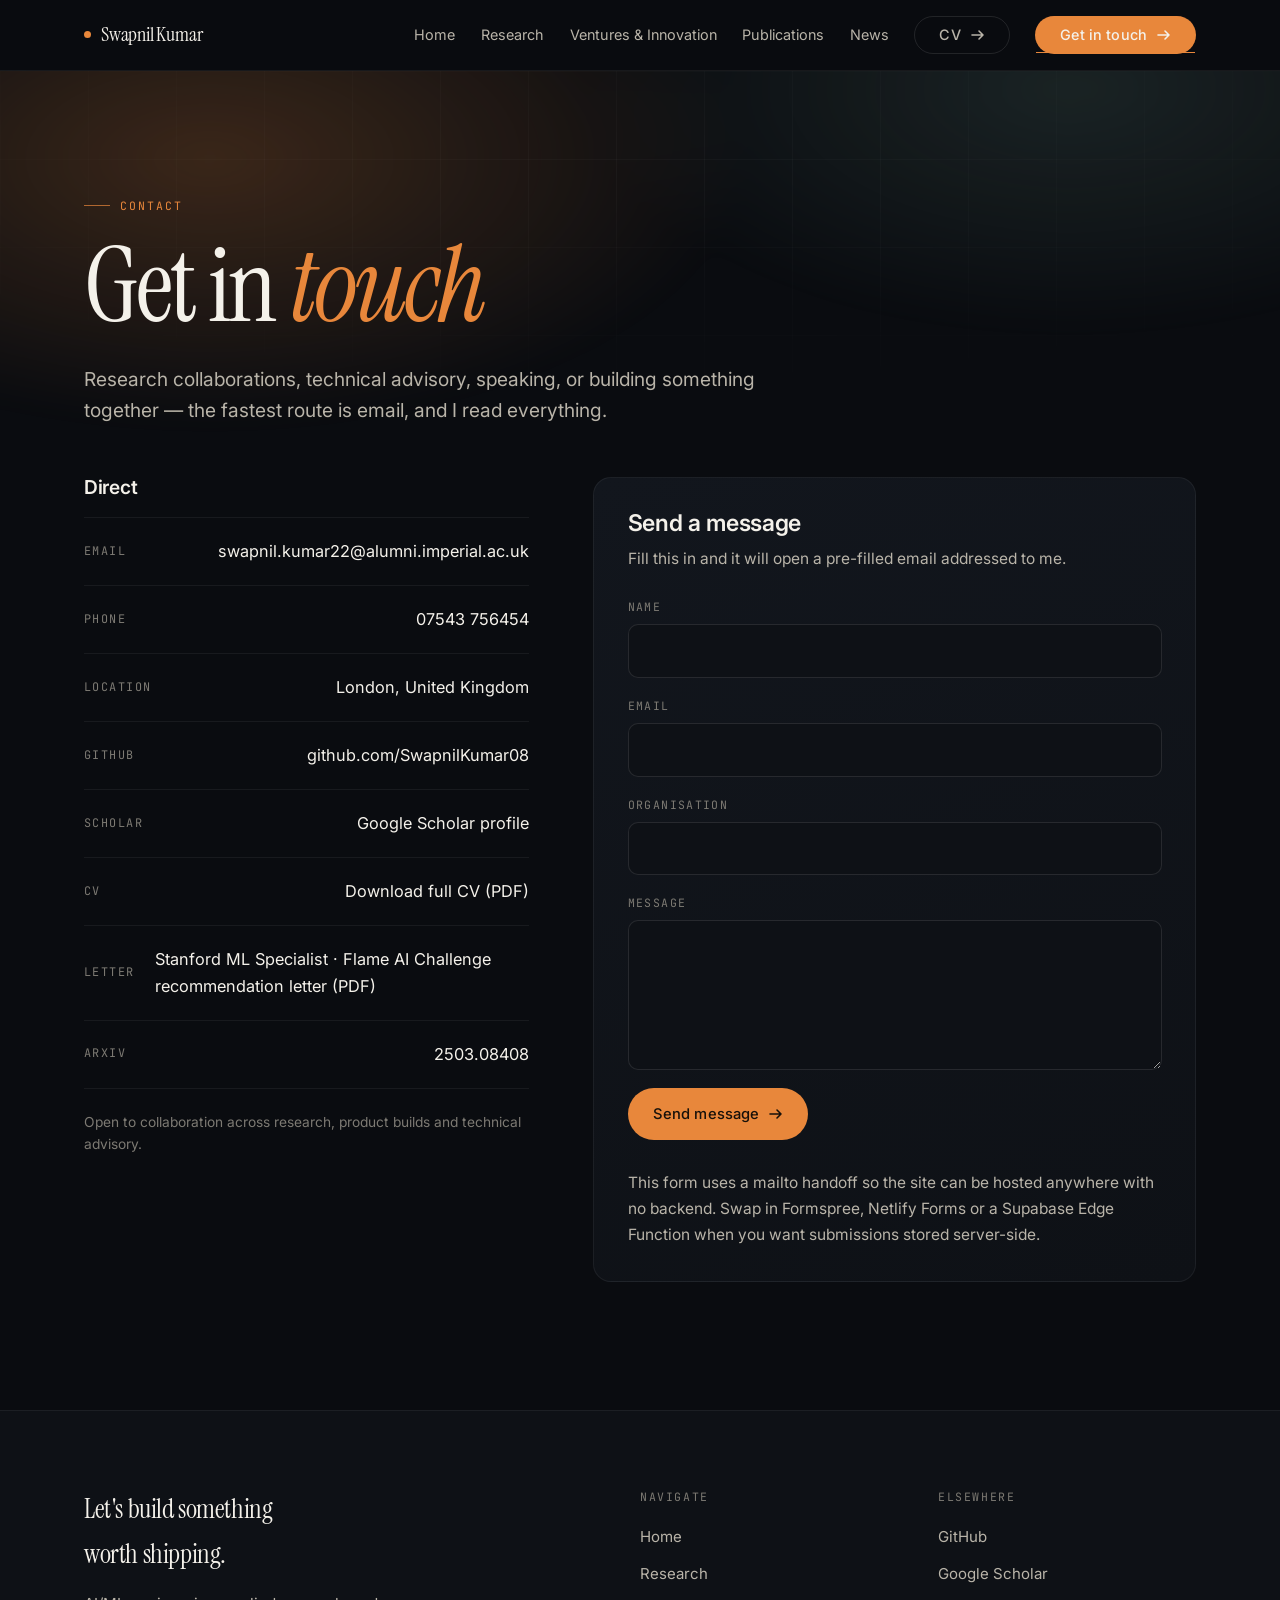
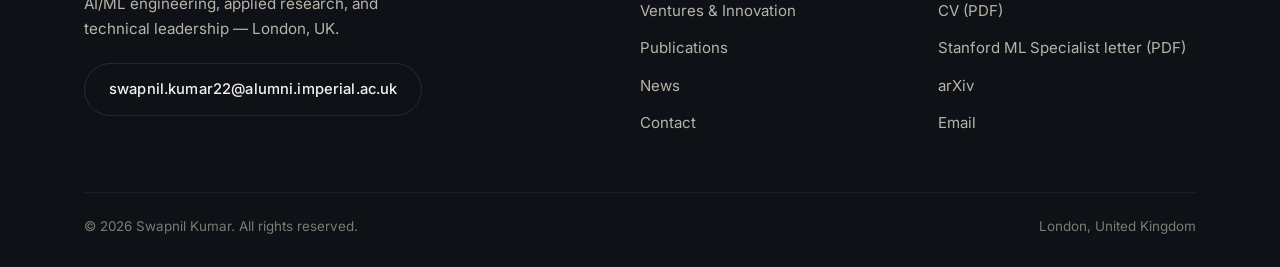
<file: site/contact.html>
<!DOCTYPE html>
<html lang="en">
<head>
<meta charset="utf-8">
<meta name="viewport" content="width=device-width, initial-scale=1">
<title>Contact — Swapnil Kumar</title>
<meta name="description" content="Get in touch with Swapnil Kumar for research collaborations, advisory and speaking.">
<meta name="author" content="Swapnil Kumar">
<meta property="og:title" content="Contact — Swapnil Kumar">
<meta property="og:description" content="Get in touch with Swapnil Kumar for research collaborations, advisory and speaking.">
<meta property="og:type" content="website">
<meta name="twitter:card" content="summary_large_image">
<link rel="preconnect" href="https://fonts.googleapis.com">
<link rel="preconnect" href="https://fonts.gstatic.com" crossorigin>
<link href="https://fonts.googleapis.com/css2?family=Instrument+Serif:ital@0;1&family=Inter:wght@400;500;600&family=JetBrains+Mono:wght@400;500&display=swap" rel="stylesheet">
<link rel="icon" href="data:image/svg+xml,<svg xmlns='http://www.w3.org/2000/svg' viewBox='0 0 32 32'><rect width='32' height='32' rx='8' fill='%230a0c10'/><circle cx='16' cy='16' r='6' fill='%23e8873b'/></svg>">
<link rel="stylesheet" href="assets/styles.css">
</head>
<body>
<header class="site-header">
  <div class="wrap nav">
    <a class="brand" href="index.html"><span class="dot"></span>Swapnil&nbsp;Kumar</a>
    <button class="nav-toggle" aria-label="Toggle navigation" aria-expanded="false"><span></span></button>
    <nav class="nav-links"><a href="index.html">Home</a><a href="research.html">Research</a><a href="ventures.html">Ventures &amp; Innovation</a><a href="publications.html">Publications</a><a href="news.html">News</a><a class="btn btn--ghost" href="assets/Swapnil_Kumar_CV_GTV-UK.pdf" target="_blank" rel="noopener">CV <svg width="14" height="14" viewBox="0 0 14 14" fill="none" aria-hidden="true"><path d="M1 7h11M8 3l4 4-4 4" stroke="currentColor" stroke-width="1.6" stroke-linecap="round" stroke-linejoin="round"/></svg></a><a class="btn btn--primary" href="contact.html" aria-current="page">Get in touch <svg width="14" height="14" viewBox="0 0 14 14" fill="none" aria-hidden="true"><path d="M1 7h11M8 3l4 4-4 4" stroke="currentColor" stroke-width="1.6" stroke-linecap="round" stroke-linejoin="round"/></svg></a></nav>
  </div>
</header>
<main>

<section class="hero" style="padding-block:clamp(60px,9vw,120px) clamp(30px,4vw,60px);">
  <div class="hero__glow"></div><div class="hero__grid"></div>
  <div class="wrap">
    <p class="eyebrow" data-reveal>Contact</p>
    <h1 class="display" style="margin-top:20px;max-width:14ch;" data-reveal data-reveal-delay="80">Get in <em>touch</em></h1>
    <p class="lede" style="margin-top:26px;" data-reveal data-reveal-delay="140">
      Research collaborations, technical advisory, speaking, or building something together —
      the fastest route is email, and I read everything.
    </p>
  </div>
</section>

<section class="section" style="padding-top:0;">
  <div class="wrap split">
    <div data-reveal>
      <h2 class="h3" style="font-size:1.2rem;">Direct</h2>
      <div class="contact-list" style="margin-top:20px;">
        <a class="contact-row" href="mailto:swapnil.kumar22@alumni.imperial.ac.uk"><span class="k">Email</span><span class="v">swapnil.kumar22@alumni.imperial.ac.uk</span></a>
        <a class="contact-row" href="tel:+447543756454"><span class="k">Phone</span><span class="v">07543 756454</span></a>
        <div class="contact-row"><span class="k">Location</span><span class="v">London, United Kingdom</span></div>
        <a class="contact-row" href="https://github.com/SwapnilKumar08" target="_blank" rel="noopener"><span class="k">GitHub</span><span class="v">github.com/SwapnilKumar08</span></a>
        <a class="contact-row" href="https://scholar.google.com/citations?user=IYPVDYUAAAAJ&hl=en" target="_blank" rel="noopener"><span class="k">Scholar</span><span class="v">Google Scholar profile</span></a>
        <a class="contact-row" href="assets/Swapnil_Kumar_CV_GTV-UK.pdf" target="_blank" rel="noopener"><span class="k">CV</span><span class="v">Download full CV (PDF)</span></a>
        <a class="contact-row" href="assets/Stanford_Letter_of_Recommendation_SK-GTV.pdf" target="_blank" rel="noopener"><span class="k">Letter</span><span class="v">Stanford ML Specialist · Flame AI Challenge recommendation letter (PDF)</span></a>
        <a class="contact-row" href="https://arxiv.org/abs/2503.08408" target="_blank" rel="noopener"><span class="k">arXiv</span><span class="v">2503.08408</span></a>
      </div>
      <p class="form-note" style="margin-top:22px;">
        Open to collaboration across research, product builds and technical advisory.
      </p>
    </div>

    <div data-reveal data-reveal-delay="120">
      <div class="card">
        <h2 class="h3">Send a message</h2>
        <p style="margin-top:10px;">Fill this in and it will open a pre-filled email addressed to me.</p>
        <form class="form" style="margin-top:26px;" novalidate>
          <div class="field"><label for="name">Name</label><input id="name" name="name" type="text" autocomplete="name" required></div>
          <div class="field"><label for="email">Email</label><input id="email" name="email" type="email" autocomplete="email" required></div>
          <div class="field"><label for="organisation">Organisation</label><input id="organisation" name="organisation" type="text" autocomplete="organization"></div>
          <div class="field"><label for="message">Message</label><textarea id="message" name="message" required></textarea></div>
          <div style="display:flex;align-items:center;gap:18px;flex-wrap:wrap;">
            <button class="btn btn--primary" type="submit">Send message <svg width="14" height="14" viewBox="0 0 14 14" fill="none" aria-hidden="true"><path d="M1 7h11M8 3l4 4-4 4" stroke="currentColor" stroke-width="1.6" stroke-linecap="round" stroke-linejoin="round"/></svg></button>
            <span class="form-status" role="status"></span>
          </div>
          <p class="form-note">
            This form uses a mailto handoff so the site can be hosted anywhere with no backend.
            Swap in Formspree, Netlify Forms or a Supabase Edge Function when you want submissions
            stored server-side.
          </p>
        </form>
      </div>
    </div>
  </div>
</section>

</main>
<footer class="site-footer">
  <div class="wrap">
    <div class="footer-top">
      <div>
        <p class="h3" style="font-family:var(--serif);font-weight:400;font-size:1.7rem;">Let's build something<br>worth shipping.</p>
        <p class="body" style="margin-top:14px;max-width:34ch;font-size:0.95rem;">AI/ML engineering, applied research, and technical leadership — London, UK.</p>
        <a class="btn btn--ghost" style="margin-top:22px;" href="mailto:swapnil.kumar22@alumni.imperial.ac.uk">swapnil.kumar22@alumni.imperial.ac.uk</a>
      </div>
      <div>
        <p class="footer-h">Navigate</p>
        <ul class="footer-links">
          <li><a href="index.html">Home</a></li><li><a href="research.html">Research</a></li><li><a href="ventures.html">Ventures &amp; Innovation</a></li><li><a href="publications.html">Publications</a></li><li><a href="news.html">News</a></li><li><a href="contact.html">Contact</a></li>
        </ul>
      </div>
      <div>
        <p class="footer-h">Elsewhere</p>
        <ul class="footer-links">
          <li><a href="https://github.com/SwapnilKumar08" target="_blank" rel="noopener">GitHub</a></li>
          <li><a href="https://scholar.google.com/citations?user=IYPVDYUAAAAJ&hl=en" target="_blank" rel="noopener">Google Scholar</a></li>
          <li><a href="assets/Swapnil_Kumar_CV_GTV-UK.pdf" target="_blank" rel="noopener">CV (PDF)</a></li>
          <li><a href="assets/Stanford_Letter_of_Recommendation_SK-GTV.pdf" target="_blank" rel="noopener">Stanford ML Specialist letter (PDF)</a></li>
          <li><a href="https://arxiv.org/abs/2503.08408" target="_blank" rel="noopener">arXiv</a></li>
          <li><a href="mailto:swapnil.kumar22@alumni.imperial.ac.uk">Email</a></li>
        </ul>
      </div>
    </div>
    <div class="footer-bottom">
      <span>© <span data-year>2026</span> Swapnil Kumar. All rights reserved.</span>
      <span>London, United Kingdom</span>
    </div>
  </div>
</footer>
<script src="assets/main.js"></script>
</body>
</html>
</file>
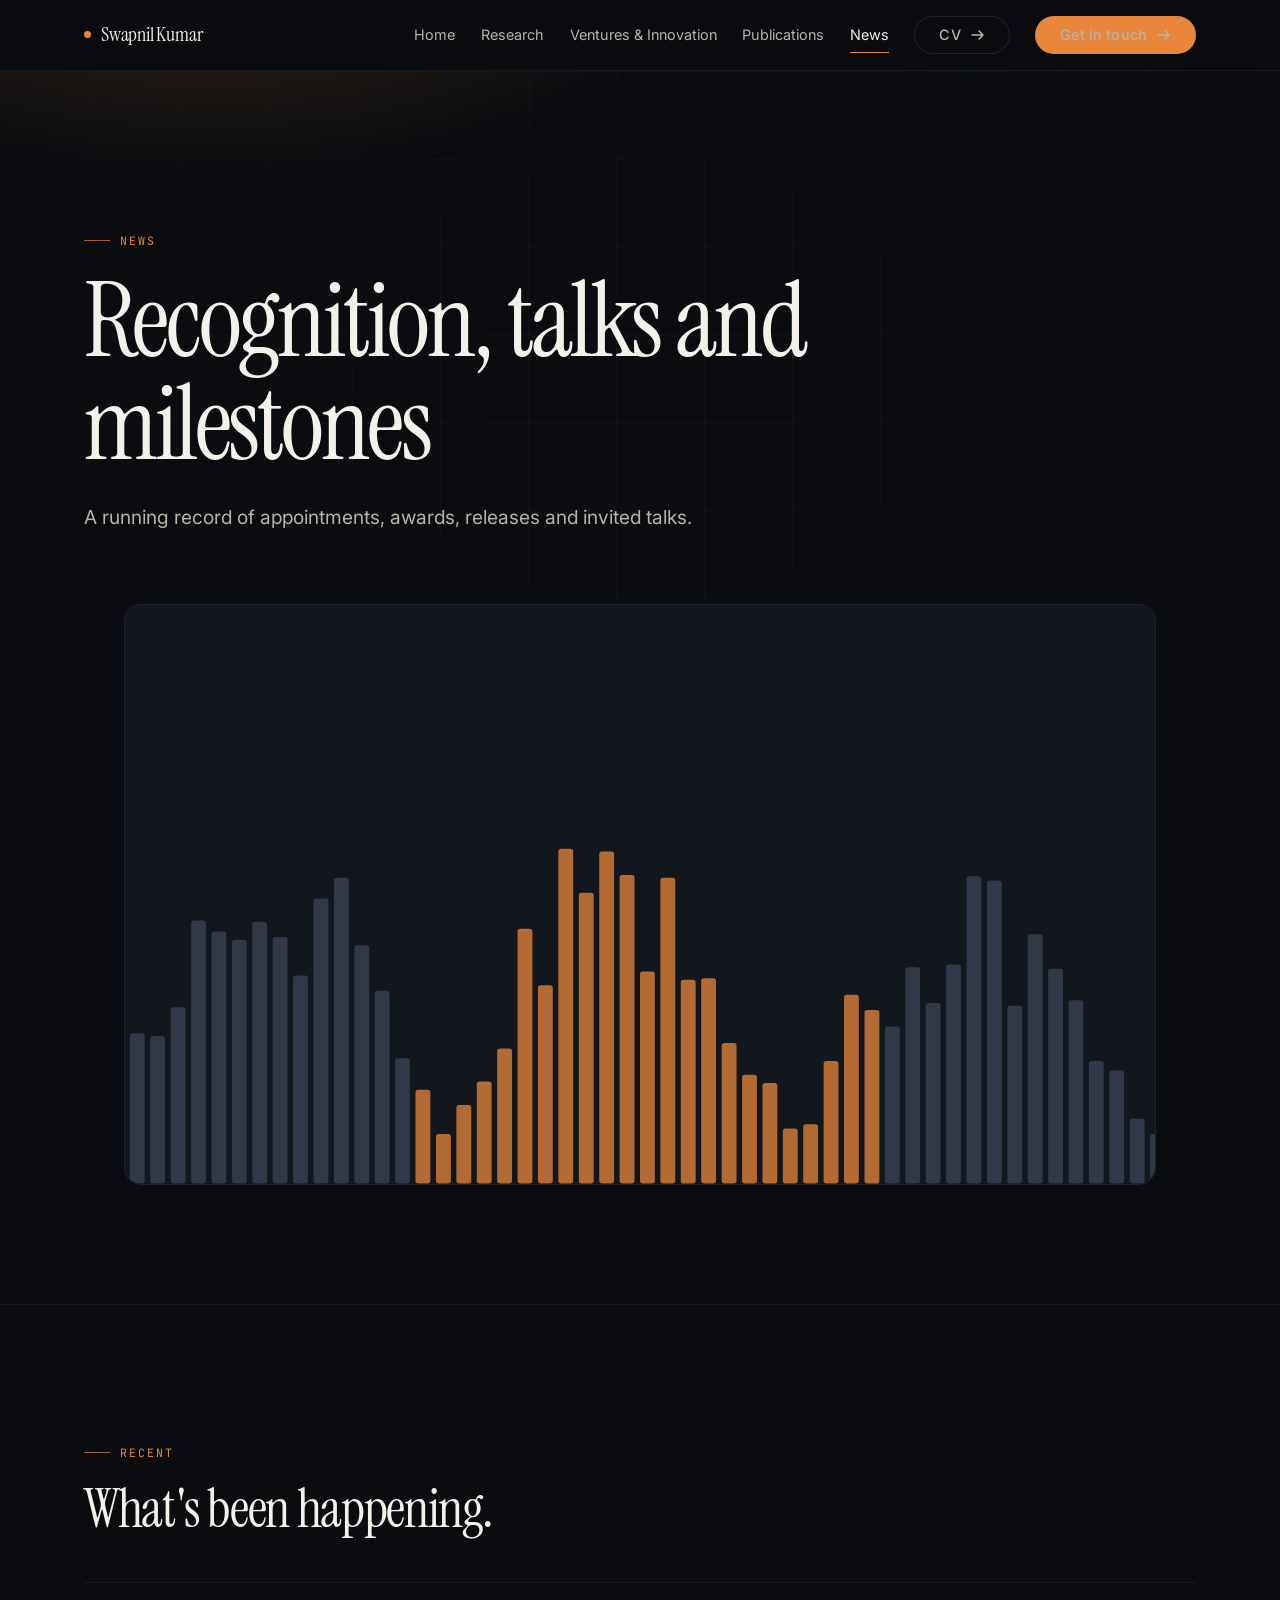
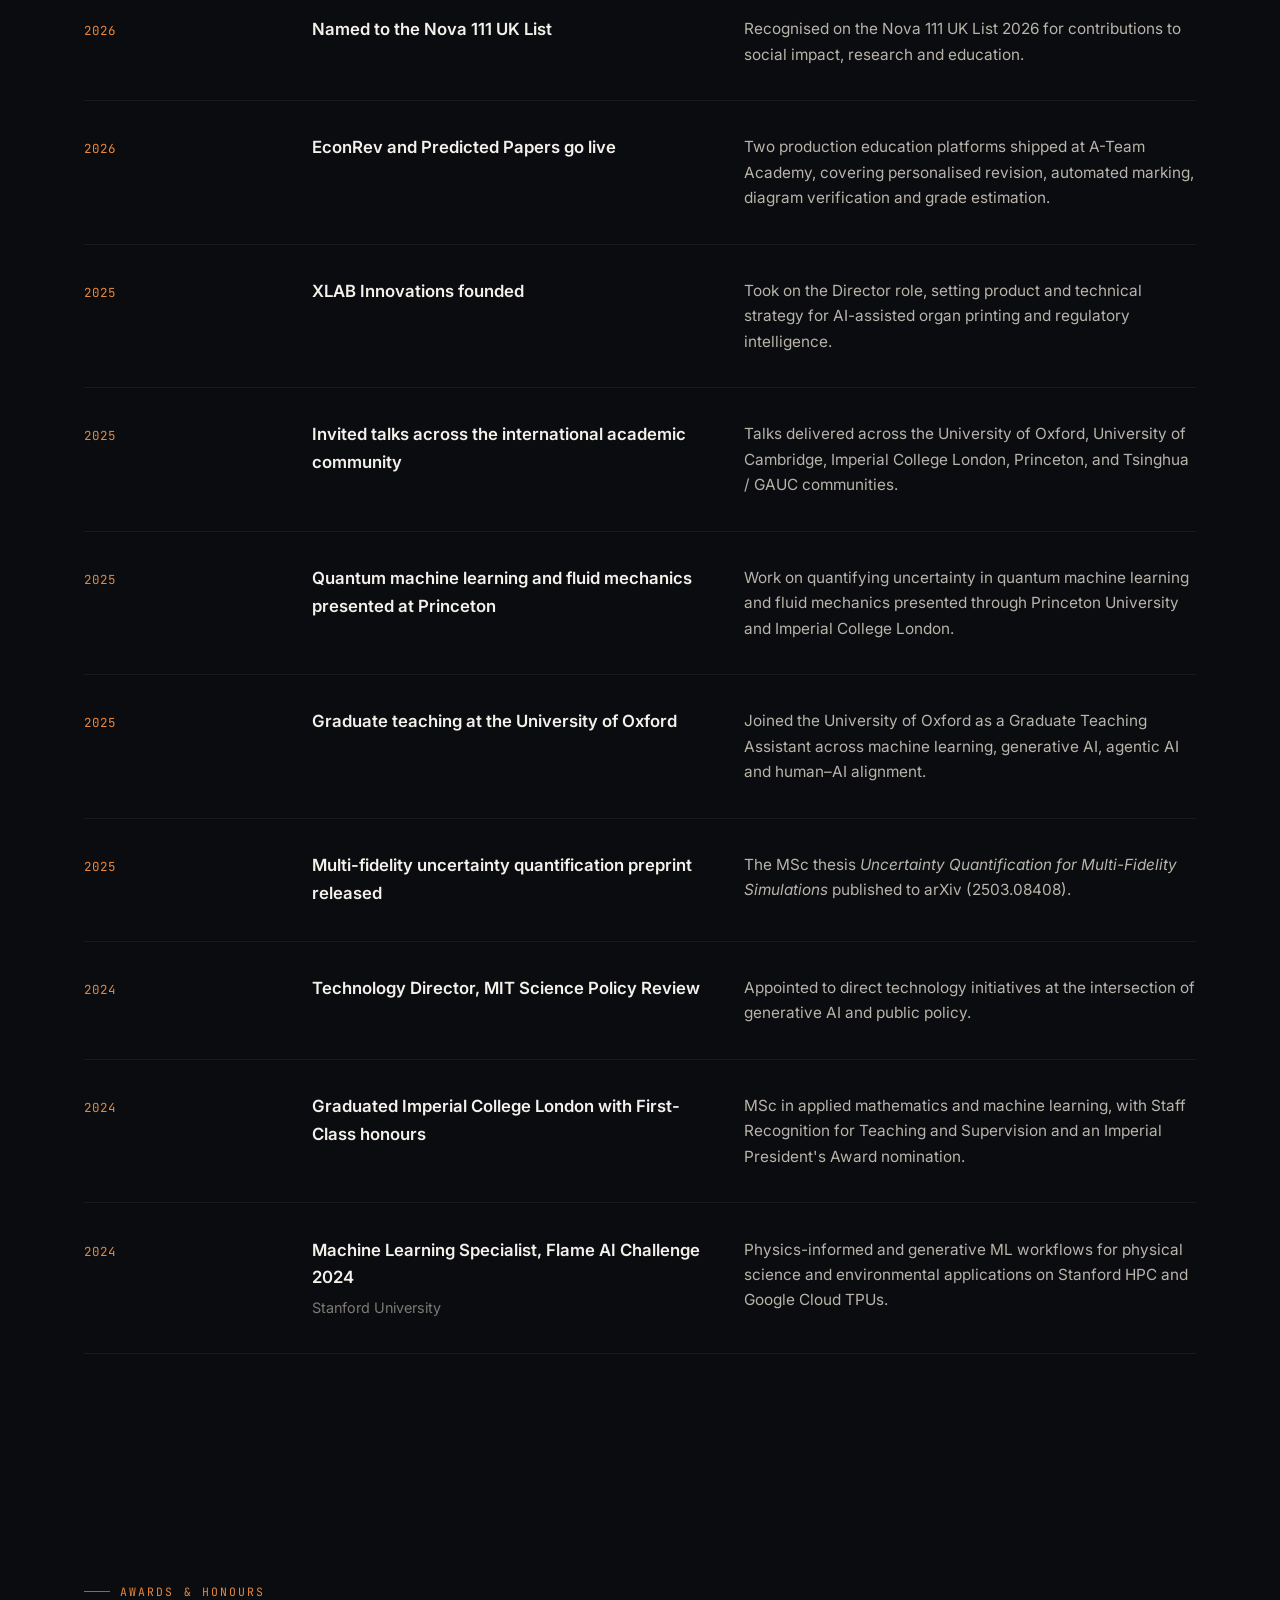
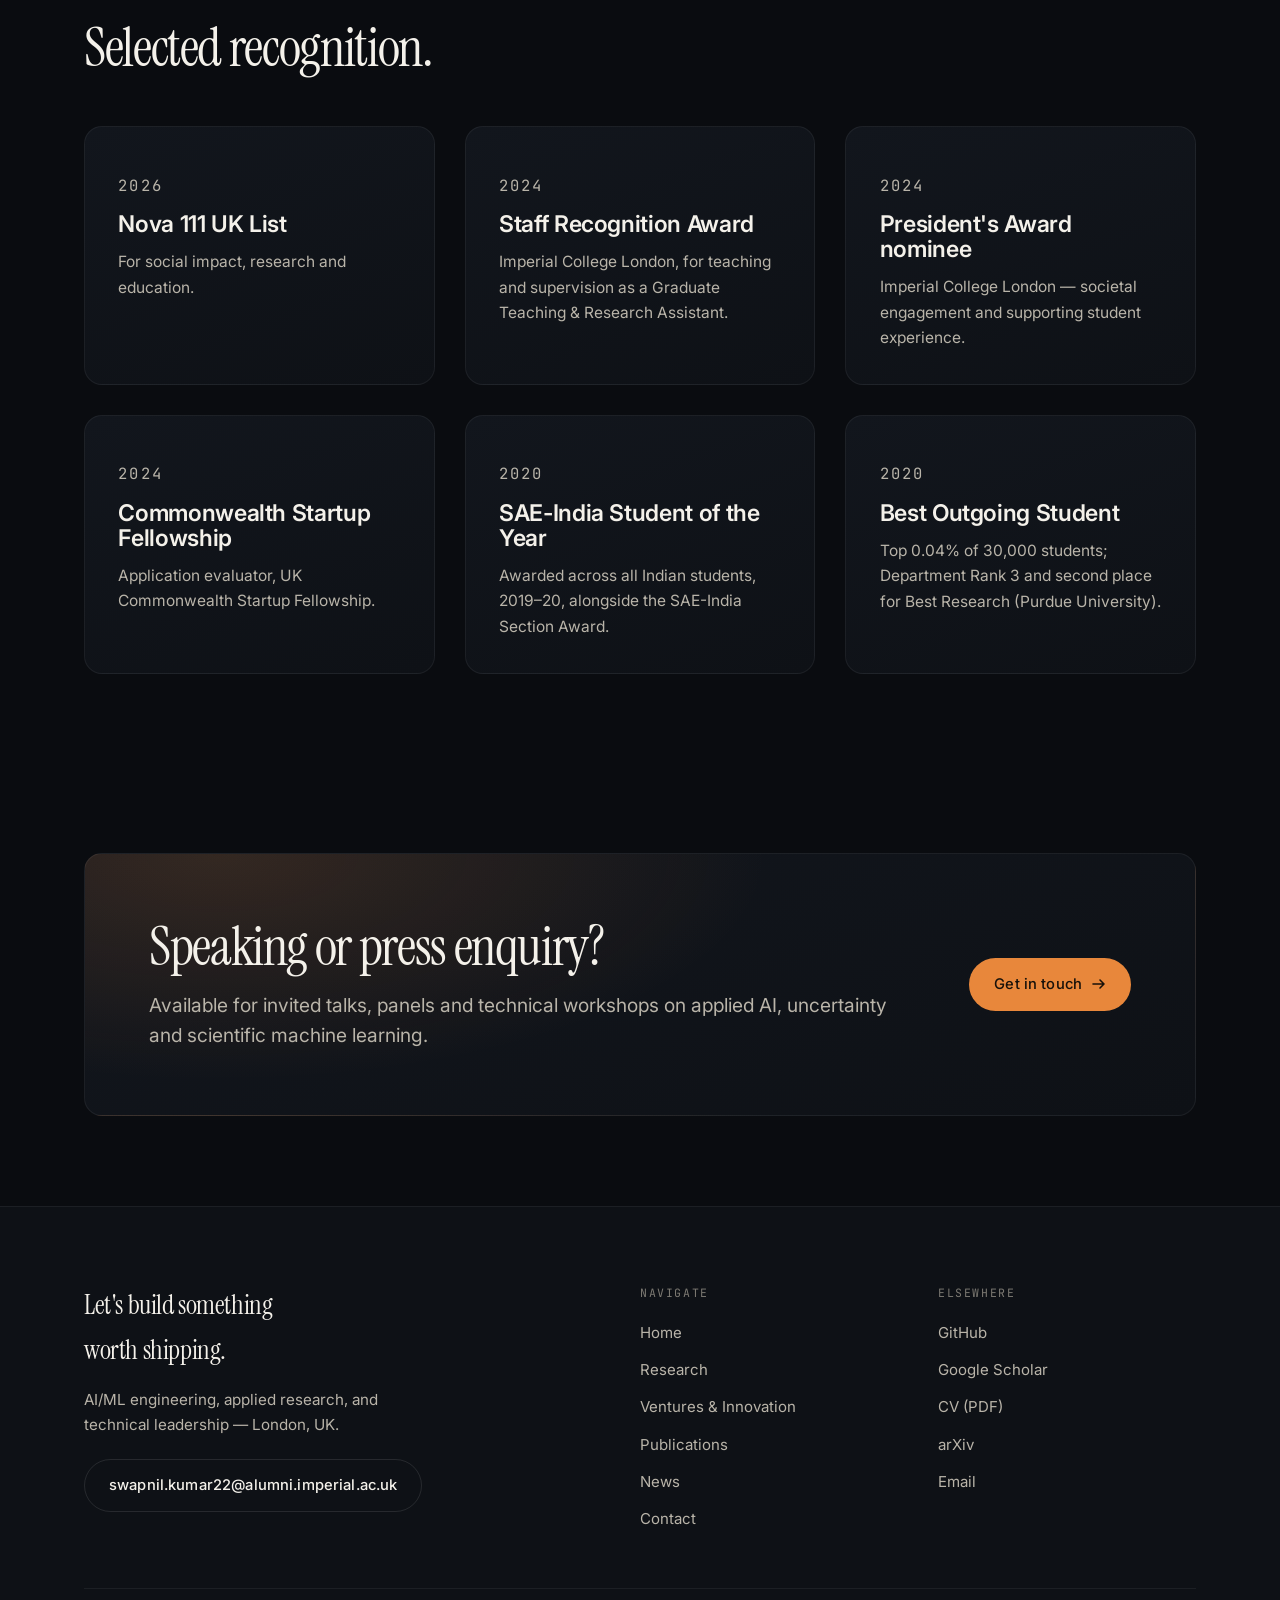
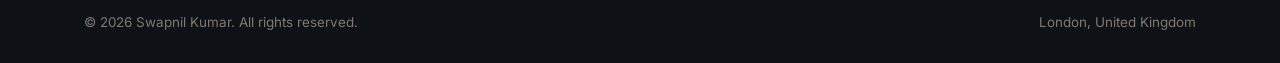
<file: site/news.html>
<!DOCTYPE html>
<html lang="en">
<head>
<meta charset="utf-8">
<meta name="viewport" content="width=device-width, initial-scale=1">
<title>News — Swapnil Kumar</title>
<meta name="description" content="Appointments, awards, releases and invited talks.">
<meta name="author" content="Swapnil Kumar">
<meta property="og:title" content="News — Swapnil Kumar">
<meta property="og:description" content="Appointments, awards, releases and invited talks.">
<meta property="og:type" content="website">
<meta name="twitter:card" content="summary_large_image">
<link rel="preconnect" href="https://fonts.googleapis.com">
<link rel="preconnect" href="https://fonts.gstatic.com" crossorigin>
<link href="https://fonts.googleapis.com/css2?family=Instrument+Serif:ital@0;1&family=Inter:wght@400;500;600&family=JetBrains+Mono:wght@400;500&display=swap" rel="stylesheet">
<link rel="icon" href="data:image/svg+xml,<svg xmlns='http://www.w3.org/2000/svg' viewBox='0 0 32 32'><rect width='32' height='32' rx='8' fill='%230a0c10'/><circle cx='16' cy='16' r='6' fill='%23e8873b'/></svg>">
<link rel="stylesheet" href="assets/styles.css">
</head>
<body>
<header class="site-header">
  <div class="wrap nav">
    <a class="brand" href="index.html"><span class="dot"></span>Swapnil&nbsp;Kumar</a>
    <button class="nav-toggle" aria-label="Toggle navigation" aria-expanded="false"><span></span></button>
    <nav class="nav-links"><a href="index.html">Home</a><a href="research.html">Research</a><a href="ventures.html">Ventures &amp; Innovation</a><a href="publications.html">Publications</a><a href="news.html" aria-current="page">News</a><a class="btn btn--ghost" href="assets/Swapnil_Kumar_CV_GTV-UK.pdf" target="_blank" rel="noopener">CV <svg width="14" height="14" viewBox="0 0 14 14" fill="none" aria-hidden="true"><path d="M1 7h11M8 3l4 4-4 4" stroke="currentColor" stroke-width="1.6" stroke-linecap="round" stroke-linejoin="round"/></svg></a><a class="btn btn--primary" href="contact.html">Get in touch <svg width="14" height="14" viewBox="0 0 14 14" fill="none" aria-hidden="true"><path d="M1 7h11M8 3l4 4-4 4" stroke="currentColor" stroke-width="1.6" stroke-linecap="round" stroke-linejoin="round"/></svg></a></nav>
  </div>
</header>
<main>
<section class="hero">
  <div class="hero__glow"></div><div class="hero__grid"></div>
  <div class="wrap">
    <p class="eyebrow" data-reveal>News</p>
    <h1 class="display" style="margin-top:20px;max-width:16ch;" data-reveal data-reveal-delay="80">Recognition, talks and milestones</h1>
    <p class="lede" style="margin-top:26px;" data-reveal data-reveal-delay="160">A running record of appointments, awards, releases and invited talks.</p>
  </div>
  <div class="wrap" style="margin-top:clamp(40px,6vw,72px);" data-reveal data-reveal-delay="240">
    <figure class="art art--wide"><svg viewBox="0 0 800 420" preserveAspectRatio="xMidYMid slice" xmlns="http://www.w3.org/2000/svg" role="img" aria-label="Abstract spectrum illustration">
<rect width="800" height="420" fill="#12161d"/><rect x="0.0" y="390" width="10.8" height="30" rx="2" fill="#3a4453" opacity="0.75"/><rect x="14.8" y="357" width="10.8" height="63" rx="2" fill="#3a4453" opacity="0.75"/><rect x="29.6" y="311" width="10.8" height="109" rx="2" fill="#3a4453" opacity="0.75"/><rect x="44.4" y="313" width="10.8" height="107" rx="2" fill="#3a4453" opacity="0.75"/><rect x="59.3" y="292" width="10.8" height="128" rx="2" fill="#3a4453" opacity="0.75"/><rect x="74.1" y="229" width="10.8" height="191" rx="2" fill="#3a4453" opacity="0.75"/><rect x="88.9" y="237" width="10.8" height="183" rx="2" fill="#3a4453" opacity="0.75"/><rect x="103.7" y="243" width="10.8" height="177" rx="2" fill="#3a4453" opacity="0.75"/><rect x="118.5" y="230" width="10.8" height="190" rx="2" fill="#3a4453" opacity="0.75"/><rect x="133.3" y="241" width="10.8" height="179" rx="2" fill="#3a4453" opacity="0.75"/><rect x="148.1" y="269" width="10.8" height="151" rx="2" fill="#3a4453" opacity="0.75"/><rect x="163.0" y="213" width="10.8" height="207" rx="2" fill="#3a4453" opacity="0.75"/><rect x="177.8" y="198" width="10.8" height="222" rx="2" fill="#3a4453" opacity="0.75"/><rect x="192.6" y="247" width="10.8" height="173" rx="2" fill="#3a4453" opacity="0.75"/><rect x="207.4" y="280" width="10.8" height="140" rx="2" fill="#3a4453" opacity="0.75"/><rect x="222.2" y="329" width="10.8" height="91" rx="2" fill="#3a4453" opacity="0.75"/><rect x="237.0" y="352" width="10.8" height="68" rx="2" fill="#e8873b" opacity="0.75"/><rect x="251.9" y="384" width="10.8" height="36" rx="2" fill="#e8873b" opacity="0.75"/><rect x="266.7" y="363" width="10.8" height="57" rx="2" fill="#e8873b" opacity="0.75"/><rect x="281.5" y="346" width="10.8" height="74" rx="2" fill="#e8873b" opacity="0.75"/><rect x="296.3" y="322" width="10.8" height="98" rx="2" fill="#e8873b" opacity="0.75"/><rect x="311.1" y="235" width="10.8" height="185" rx="2" fill="#e8873b" opacity="0.75"/><rect x="325.9" y="276" width="10.8" height="144" rx="2" fill="#e8873b" opacity="0.75"/><rect x="340.7" y="177" width="10.8" height="243" rx="2" fill="#e8873b" opacity="0.75"/><rect x="355.6" y="209" width="10.8" height="211" rx="2" fill="#e8873b" opacity="0.75"/><rect x="370.4" y="179" width="10.8" height="241" rx="2" fill="#e8873b" opacity="0.75"/><rect x="385.2" y="196" width="10.8" height="224" rx="2" fill="#e8873b" opacity="0.75"/><rect x="400.0" y="266" width="10.8" height="154" rx="2" fill="#e8873b" opacity="0.75"/><rect x="414.8" y="198" width="10.8" height="222" rx="2" fill="#e8873b" opacity="0.75"/><rect x="429.6" y="272" width="10.8" height="148" rx="2" fill="#e8873b" opacity="0.75"/><rect x="444.4" y="271" width="10.8" height="149" rx="2" fill="#e8873b" opacity="0.75"/><rect x="459.3" y="318" width="10.8" height="102" rx="2" fill="#e8873b" opacity="0.75"/><rect x="474.1" y="341" width="10.8" height="79" rx="2" fill="#e8873b" opacity="0.75"/><rect x="488.9" y="347" width="10.8" height="73" rx="2" fill="#e8873b" opacity="0.75"/><rect x="503.7" y="380" width="10.8" height="40" rx="2" fill="#e8873b" opacity="0.75"/><rect x="518.5" y="377" width="10.8" height="43" rx="2" fill="#e8873b" opacity="0.75"/><rect x="533.3" y="331" width="10.8" height="89" rx="2" fill="#e8873b" opacity="0.75"/><rect x="548.1" y="283" width="10.8" height="137" rx="2" fill="#e8873b" opacity="0.75"/><rect x="563.0" y="294" width="10.8" height="126" rx="2" fill="#e8873b" opacity="0.75"/><rect x="577.8" y="306" width="10.8" height="114" rx="2" fill="#3a4453" opacity="0.75"/><rect x="592.6" y="263" width="10.8" height="157" rx="2" fill="#3a4453" opacity="0.75"/><rect x="607.4" y="289" width="10.8" height="131" rx="2" fill="#3a4453" opacity="0.75"/><rect x="622.2" y="261" width="10.8" height="159" rx="2" fill="#3a4453" opacity="0.75"/><rect x="637.0" y="197" width="10.8" height="223" rx="2" fill="#3a4453" opacity="0.75"/><rect x="651.9" y="200" width="10.8" height="220" rx="2" fill="#3a4453" opacity="0.75"/><rect x="666.7" y="291" width="10.8" height="129" rx="2" fill="#3a4453" opacity="0.75"/><rect x="681.5" y="239" width="10.8" height="181" rx="2" fill="#3a4453" opacity="0.75"/><rect x="696.3" y="264" width="10.8" height="156" rx="2" fill="#3a4453" opacity="0.75"/><rect x="711.1" y="287" width="10.8" height="133" rx="2" fill="#3a4453" opacity="0.75"/><rect x="725.9" y="331" width="10.8" height="89" rx="2" fill="#3a4453" opacity="0.75"/><rect x="740.7" y="338" width="10.8" height="82" rx="2" fill="#3a4453" opacity="0.75"/><rect x="755.6" y="373" width="10.8" height="47" rx="2" fill="#3a4453" opacity="0.75"/><rect x="770.4" y="384" width="10.8" height="36" rx="2" fill="#3a4453" opacity="0.75"/><rect x="785.2" y="349" width="10.8" height="71" rx="2" fill="#3a4453" opacity="0.75"/></svg></figure>
  </div>
</section>
<hr class="rule">

<section class="section">
  <div class="wrap">
    <p class="eyebrow" data-reveal>Recent</p>
    <h2 class="h2" style="margin-top:18px;" data-reveal data-reveal-delay="80">What's been happening.</h2>
    <div class="timeline" style="margin-top:clamp(28px,3.5vw,44px);">
      <div class="tl-item" data-reveal>
      <p class="tl-date">2026</p>
      <div><p class="tl-role">Named to the Nova 111 UK List</p></div>
      <p class="tl-desc">Recognised on the Nova 111 UK List 2026 for contributions to social impact, research and education.</p>
    </div><div class="tl-item" data-reveal>
      <p class="tl-date">2026</p>
      <div><p class="tl-role">EconRev and Predicted Papers go live</p></div>
      <p class="tl-desc">Two production education platforms shipped at A-Team Academy, covering personalised revision, automated marking, diagram verification and grade estimation.</p>
    </div><div class="tl-item" data-reveal>
      <p class="tl-date">2025</p>
      <div><p class="tl-role">XLAB Innovations founded</p></div>
      <p class="tl-desc">Took on the Director role, setting product and technical strategy for AI-assisted organ printing and regulatory intelligence.</p>
    </div><div class="tl-item" data-reveal>
      <p class="tl-date">2025</p>
      <div><p class="tl-role">Invited talks across the international academic community</p></div>
      <p class="tl-desc">Talks delivered across the University of Oxford, University of Cambridge, Imperial College London, Princeton, and Tsinghua / GAUC communities.</p>
    </div><div class="tl-item" data-reveal>
      <p class="tl-date">2025</p>
      <div><p class="tl-role">Quantum machine learning and fluid mechanics presented at Princeton</p></div>
      <p class="tl-desc">Work on quantifying uncertainty in quantum machine learning and fluid mechanics presented through Princeton University and Imperial College London.</p>
    </div><div class="tl-item" data-reveal>
      <p class="tl-date">2025</p>
      <div><p class="tl-role">Graduate teaching at the University of Oxford</p></div>
      <p class="tl-desc">Joined the University of Oxford as a Graduate Teaching Assistant across machine learning, generative AI, agentic AI and human–AI alignment.</p>
    </div><div class="tl-item" data-reveal>
      <p class="tl-date">2025</p>
      <div><p class="tl-role">Multi-fidelity uncertainty quantification preprint released</p></div>
      <p class="tl-desc">The MSc thesis <em>Uncertainty Quantification for Multi-Fidelity Simulations</em> published to arXiv (2503.08408).</p>
    </div><div class="tl-item" data-reveal>
      <p class="tl-date">2024</p>
      <div><p class="tl-role">Technology Director, MIT Science Policy Review</p></div>
      <p class="tl-desc">Appointed to direct technology initiatives at the intersection of generative AI and public policy.</p>
    </div><div class="tl-item" data-reveal>
      <p class="tl-date">2024</p>
      <div><p class="tl-role">Graduated Imperial College London with First-Class honours</p></div>
      <p class="tl-desc">MSc in applied mathematics and machine learning, with Staff Recognition for Teaching and Supervision and an Imperial President's Award nomination.</p>
    </div><div class="tl-item" data-reveal>
      <p class="tl-date">2024</p>
      <div><p class="tl-role">Machine Learning Specialist, Flame AI Challenge 2024</p><p class="tl-org">Stanford University</p></div>
      <p class="tl-desc">Physics-informed and generative ML workflows for physical science and environmental applications on Stanford HPC and Google Cloud TPUs.</p>
    </div>
    </div>
  </div>
</section>

<section class="section section--tight">
  <div class="wrap">
    <p class="eyebrow" data-reveal>Awards &amp; honours</p>
    <h2 class="h2" style="margin-top:18px;" data-reveal data-reveal-delay="80">Selected recognition.</h2>
    <div class="grid grid--3" style="margin-top:clamp(30px,4vw,50px);">
      <article class="card" data-reveal>
        <p class="card__num">2026</p><h3 class="h3">Nova 111 UK List</h3>
        <p>For social impact, research and education.</p>
      </article>
      <article class="card" data-reveal data-reveal-delay="60">
        <p class="card__num">2024</p><h3 class="h3">Staff Recognition Award</h3>
        <p>Imperial College London, for teaching and supervision as a Graduate Teaching &amp; Research Assistant.</p>
      </article>
      <article class="card" data-reveal data-reveal-delay="120">
        <p class="card__num">2024</p><h3 class="h3">President's Award nominee</h3>
        <p>Imperial College London — societal engagement and supporting student experience.</p>
      </article>
      <article class="card" data-reveal>
        <p class="card__num">2024</p><h3 class="h3">Commonwealth Startup Fellowship</h3>
        <p>Application evaluator, UK Commonwealth Startup Fellowship.</p>
      </article>
      <article class="card" data-reveal data-reveal-delay="60">
        <p class="card__num">2020</p><h3 class="h3">SAE-India Student of the Year</h3>
        <p>Awarded across all Indian students, 2019–20, alongside the SAE-India Section Award.</p>
      </article>
      <article class="card" data-reveal data-reveal-delay="120">
        <p class="card__num">2020</p><h3 class="h3">Best Outgoing Student</h3>
        <p>Top 0.04% of 30,000 students; Department Rank 3 and second place for Best Research (Purdue University).</p>
      </article>
    </div>
  </div>
</section>

<section class="section section--tight"><div class="wrap">
  <div class="cta-band" data-reveal>
    <div>
      <h2 class="h2">Speaking or press enquiry?</h2>
      <p class="lede" style="margin-top:14px;">Available for invited talks, panels and technical workshops on applied AI, uncertainty and scientific machine learning.</p>
    </div>
    <a class="btn btn--primary" href="contact.html">Get in touch <svg width="14" height="14" viewBox="0 0 14 14" fill="none" aria-hidden="true"><path d="M1 7h11M8 3l4 4-4 4" stroke="currentColor" stroke-width="1.6" stroke-linecap="round" stroke-linejoin="round"/></svg></a>
  </div>
</div></section>

</main>
<footer class="site-footer">
  <div class="wrap">
    <div class="footer-top">
      <div>
        <p class="h3" style="font-family:var(--serif);font-weight:400;font-size:1.7rem;">Let's build something<br>worth shipping.</p>
        <p class="body" style="margin-top:14px;max-width:34ch;font-size:0.95rem;">AI/ML engineering, applied research, and technical leadership — London, UK.</p>
        <a class="btn btn--ghost" style="margin-top:22px;" href="mailto:swapnil.kumar22@alumni.imperial.ac.uk">swapnil.kumar22@alumni.imperial.ac.uk</a>
      </div>
      <div>
        <p class="footer-h">Navigate</p>
        <ul class="footer-links">
          <li><a href="index.html">Home</a></li><li><a href="research.html">Research</a></li><li><a href="ventures.html">Ventures &amp; Innovation</a></li><li><a href="publications.html">Publications</a></li><li><a href="news.html">News</a></li><li><a href="contact.html">Contact</a></li>
        </ul>
      </div>
      <div>
        <p class="footer-h">Elsewhere</p>
        <ul class="footer-links">
          <li><a href="https://github.com/SwapnilKumar08" target="_blank" rel="noopener">GitHub</a></li>
          <li><a href="https://scholar.google.com/citations?user=IYPVDYUAAAAJ&hl=en" target="_blank" rel="noopener">Google Scholar</a></li>
          <li><a href="assets/Swapnil_Kumar_CV_GTV-UK.pdf" target="_blank" rel="noopener">CV (PDF)</a></li>
          <li><a href="https://arxiv.org/abs/2503.08408" target="_blank" rel="noopener">arXiv</a></li>
          <li><a href="mailto:swapnil.kumar22@alumni.imperial.ac.uk">Email</a></li>
        </ul>
      </div>
    </div>
    <div class="footer-bottom">
      <span>© <span data-year>2026</span> Swapnil Kumar. All rights reserved.</span>
      <span>London, United Kingdom</span>
    </div>
  </div>
</footer>
<script src="assets/main.js"></script>
</body>
</html>
</file>
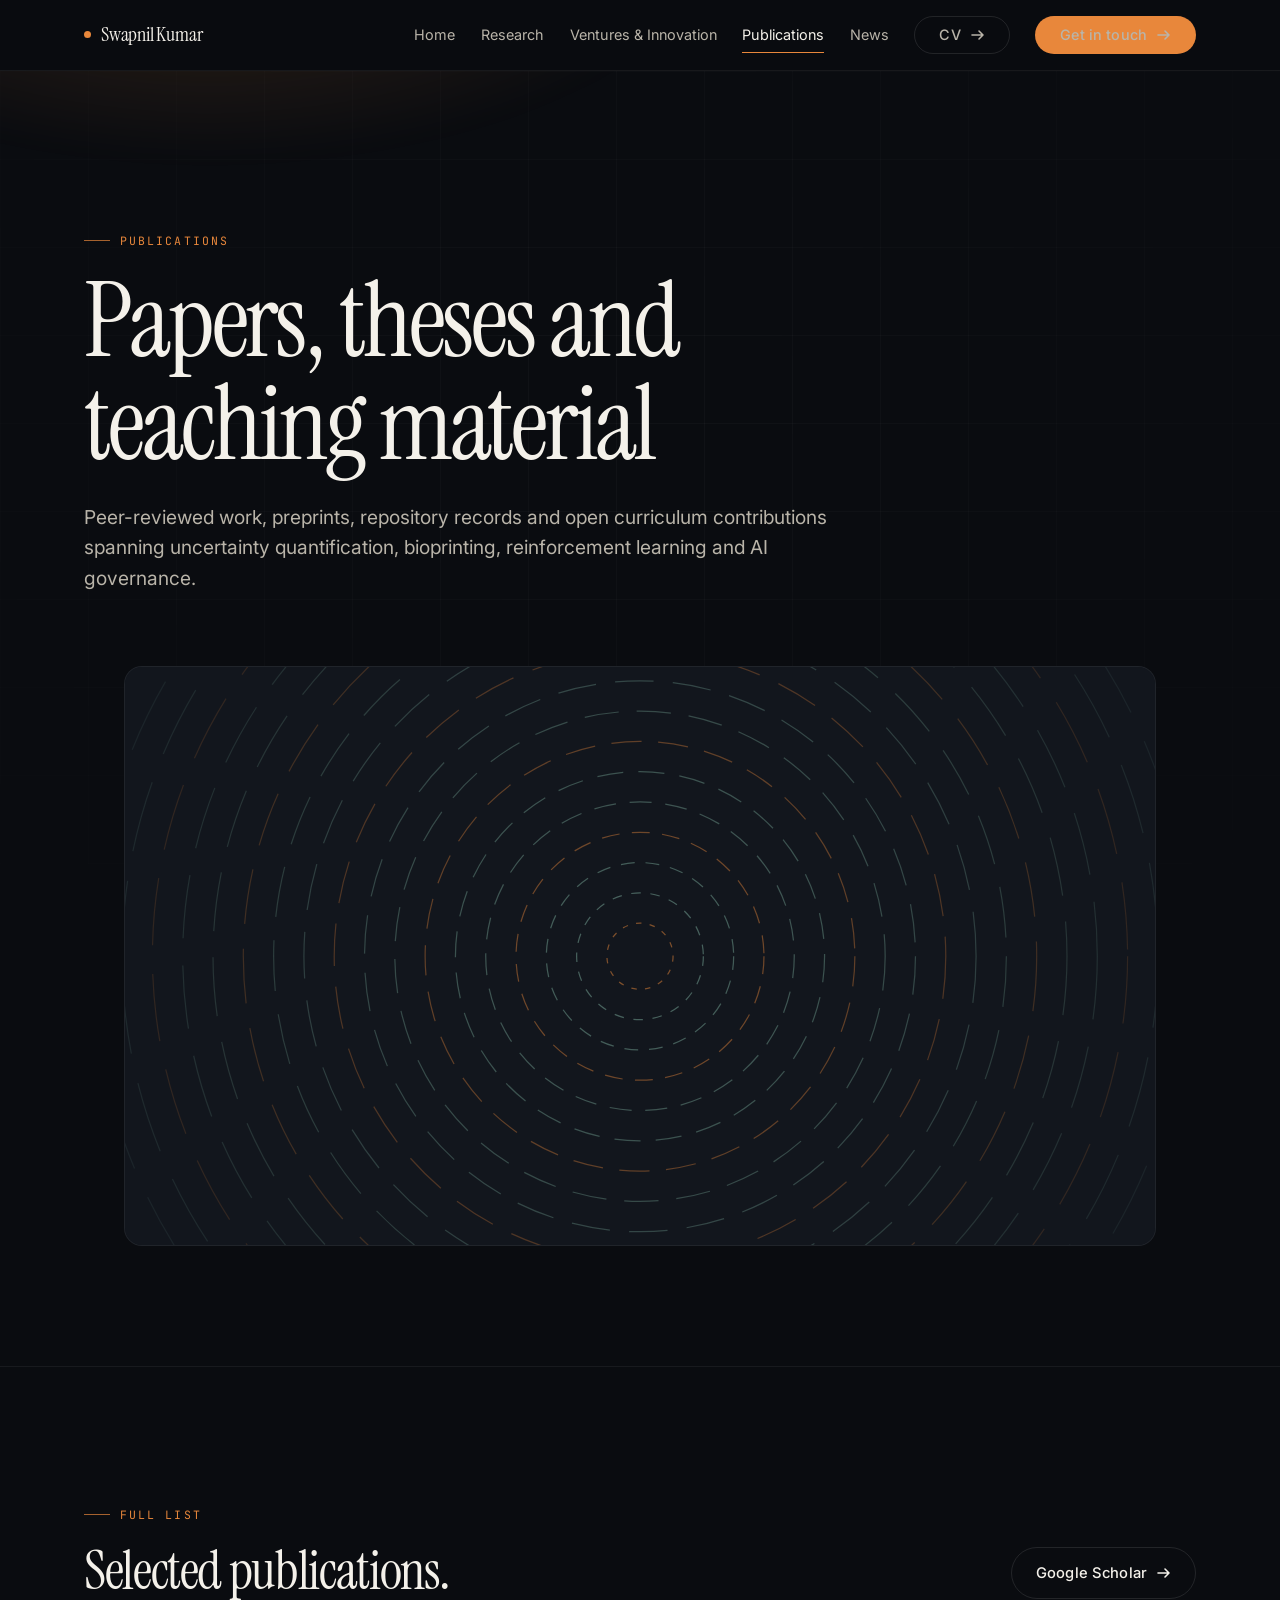
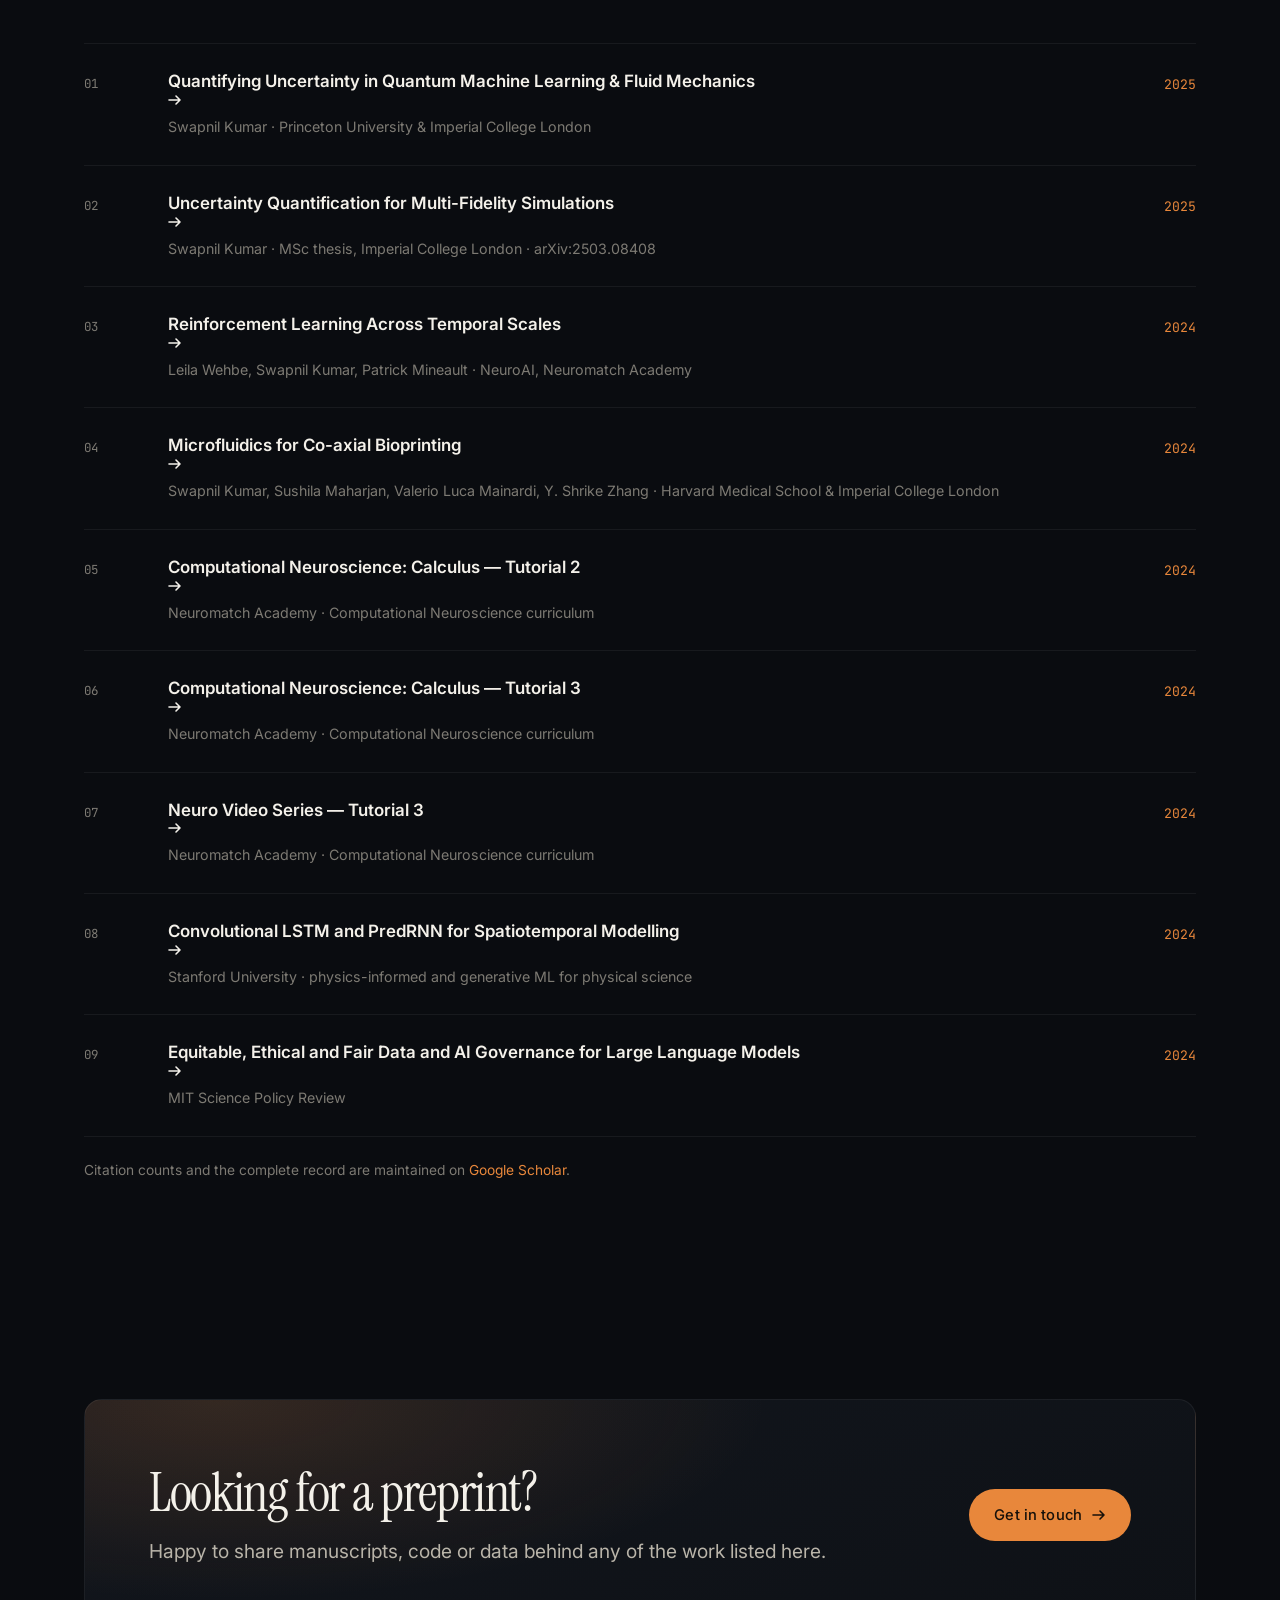
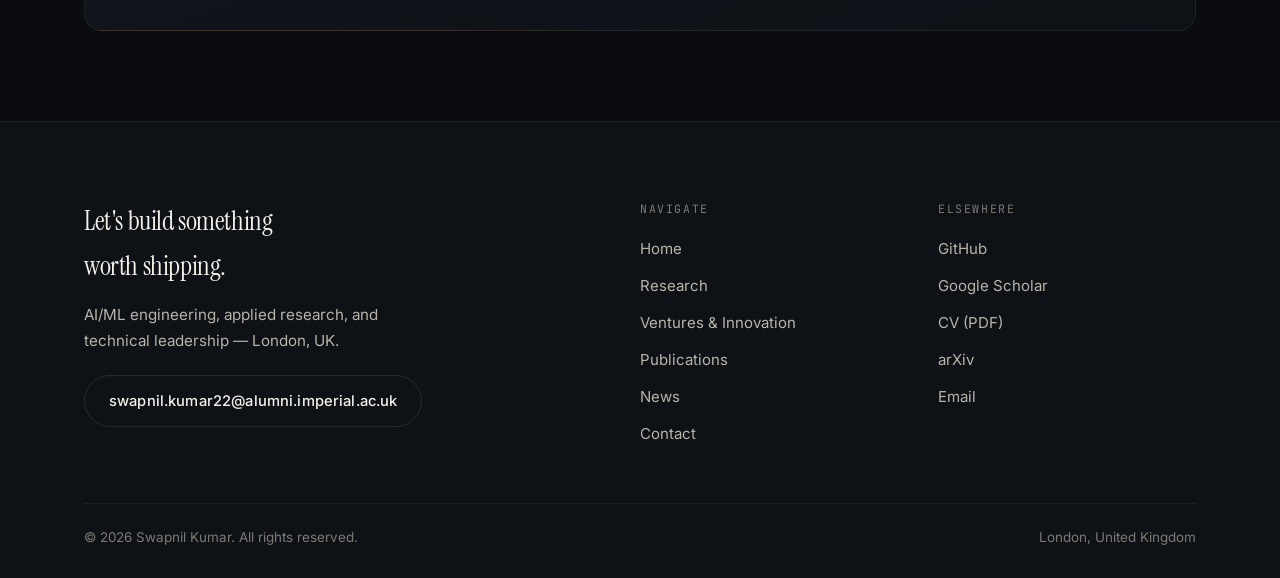
<file: site/publications.html>
<!DOCTYPE html>
<html lang="en">
<head>
<meta charset="utf-8">
<meta name="viewport" content="width=device-width, initial-scale=1">
<title>Publications — Swapnil Kumar</title>
<meta name="description" content="Papers, preprints, theses and open curriculum contributions by Swapnil Kumar.">
<meta name="author" content="Swapnil Kumar">
<meta property="og:title" content="Publications — Swapnil Kumar">
<meta property="og:description" content="Papers, preprints, theses and open curriculum contributions by Swapnil Kumar.">
<meta property="og:type" content="website">
<meta name="twitter:card" content="summary_large_image">
<link rel="preconnect" href="https://fonts.googleapis.com">
<link rel="preconnect" href="https://fonts.gstatic.com" crossorigin>
<link href="https://fonts.googleapis.com/css2?family=Instrument+Serif:ital@0;1&family=Inter:wght@400;500;600&family=JetBrains+Mono:wght@400;500&display=swap" rel="stylesheet">
<link rel="icon" href="data:image/svg+xml,<svg xmlns='http://www.w3.org/2000/svg' viewBox='0 0 32 32'><rect width='32' height='32' rx='8' fill='%230a0c10'/><circle cx='16' cy='16' r='6' fill='%23e8873b'/></svg>">
<link rel="stylesheet" href="assets/styles.css">
</head>
<body>
<header class="site-header">
  <div class="wrap nav">
    <a class="brand" href="index.html"><span class="dot"></span>Swapnil&nbsp;Kumar</a>
    <button class="nav-toggle" aria-label="Toggle navigation" aria-expanded="false"><span></span></button>
    <nav class="nav-links"><a href="index.html">Home</a><a href="research.html">Research</a><a href="ventures.html">Ventures &amp; Innovation</a><a href="publications.html" aria-current="page">Publications</a><a href="news.html">News</a><a class="btn btn--ghost" href="assets/Swapnil_Kumar_CV_GTV-UK.pdf" target="_blank" rel="noopener">CV <svg width="14" height="14" viewBox="0 0 14 14" fill="none" aria-hidden="true"><path d="M1 7h11M8 3l4 4-4 4" stroke="currentColor" stroke-width="1.6" stroke-linecap="round" stroke-linejoin="round"/></svg></a><a class="btn btn--primary" href="contact.html">Get in touch <svg width="14" height="14" viewBox="0 0 14 14" fill="none" aria-hidden="true"><path d="M1 7h11M8 3l4 4-4 4" stroke="currentColor" stroke-width="1.6" stroke-linecap="round" stroke-linejoin="round"/></svg></a></nav>
  </div>
</header>
<main>
<section class="hero">
  <div class="hero__glow"></div><div class="hero__grid"></div>
  <div class="wrap">
    <p class="eyebrow" data-reveal>Publications</p>
    <h1 class="display" style="margin-top:20px;max-width:16ch;" data-reveal data-reveal-delay="80">Papers, theses and teaching material</h1>
    <p class="lede" style="margin-top:26px;" data-reveal data-reveal-delay="160">Peer-reviewed work, preprints, repository records and open curriculum contributions spanning uncertainty quantification, bioprinting, reinforcement learning and AI governance.</p>
  </div>
  <div class="wrap" style="margin-top:clamp(40px,6vw,72px);" data-reveal data-reveal-delay="240">
    <figure class="art art--wide"><svg viewBox="0 0 800 420" preserveAspectRatio="xMidYMid slice" xmlns="http://www.w3.org/2000/svg" role="img" aria-label="Abstract concentric-ring illustration">
<rect width="800" height="420" fill="#12161d"/><circle cx="400" cy="210" r="24" fill="none" stroke="#e8873b" stroke-width="0.9" opacity="0.50" stroke-dasharray="4 6"/><circle cx="400" cy="210" r="46" fill="none" stroke="#7fb2a1" stroke-width="0.9" opacity="0.48" stroke-dasharray="7 7"/><circle cx="400" cy="210" r="68" fill="none" stroke="#7fb2a1" stroke-width="0.9" opacity="0.45" stroke-dasharray="10 8"/><circle cx="400" cy="210" r="90" fill="none" stroke="#e8873b" stroke-width="0.9" opacity="0.43" stroke-dasharray="13 9"/><circle cx="400" cy="210" r="112" fill="none" stroke="#7fb2a1" stroke-width="0.9" opacity="0.40" stroke-dasharray="16 10"/><circle cx="400" cy="210" r="134" fill="none" stroke="#7fb2a1" stroke-width="0.9" opacity="0.38" stroke-dasharray="19 11"/><circle cx="400" cy="210" r="156" fill="none" stroke="#e8873b" stroke-width="0.9" opacity="0.36" stroke-dasharray="22 12"/><circle cx="400" cy="210" r="178" fill="none" stroke="#7fb2a1" stroke-width="0.9" opacity="0.33" stroke-dasharray="25 13"/><circle cx="400" cy="210" r="200" fill="none" stroke="#7fb2a1" stroke-width="0.9" opacity="0.31" stroke-dasharray="28 14"/><circle cx="400" cy="210" r="222" fill="none" stroke="#e8873b" stroke-width="0.9" opacity="0.28" stroke-dasharray="31 15"/><circle cx="400" cy="210" r="244" fill="none" stroke="#7fb2a1" stroke-width="0.9" opacity="0.26" stroke-dasharray="34 16"/><circle cx="400" cy="210" r="266" fill="none" stroke="#7fb2a1" stroke-width="0.9" opacity="0.24" stroke-dasharray="37 17"/><circle cx="400" cy="210" r="288" fill="none" stroke="#e8873b" stroke-width="0.9" opacity="0.21" stroke-dasharray="40 18"/><circle cx="400" cy="210" r="310" fill="none" stroke="#7fb2a1" stroke-width="0.9" opacity="0.19" stroke-dasharray="43 19"/><circle cx="400" cy="210" r="332" fill="none" stroke="#7fb2a1" stroke-width="0.9" opacity="0.16" stroke-dasharray="46 20"/><circle cx="400" cy="210" r="354" fill="none" stroke="#e8873b" stroke-width="0.9" opacity="0.14" stroke-dasharray="49 21"/><circle cx="400" cy="210" r="376" fill="none" stroke="#7fb2a1" stroke-width="0.9" opacity="0.12" stroke-dasharray="52 22"/><circle cx="400" cy="210" r="398" fill="none" stroke="#7fb2a1" stroke-width="0.9" opacity="0.09" stroke-dasharray="55 23"/></svg></figure>
  </div>
</section>
<hr class="rule">

<section class="section">
  <div class="wrap">
    <div style="display:flex;flex-wrap:wrap;gap:16px;justify-content:space-between;align-items:flex-end;" data-reveal>
      <div>
        <p class="eyebrow">Full list</p>
        <h2 class="h2" style="margin-top:18px;">Selected publications.</h2>
      </div>
      <a class="btn btn--ghost" href="https://scholar.google.com/citations?user=IYPVDYUAAAAJ&hl=en" target="_blank" rel="noopener">Google Scholar <svg width="14" height="14" viewBox="0 0 14 14" fill="none" aria-hidden="true"><path d="M1 7h11M8 3l4 4-4 4" stroke="currentColor" stroke-width="1.6" stroke-linecap="round" stroke-linejoin="round"/></svg></a>
    </div>
    <div class="pub-list" style="margin-top:clamp(28px,3.5vw,44px);">
      <article class="pub" data-reveal>
      <p class="pub__idx">01</p>
      <div><p class="pub__title"><a href="https://gss.pppl.gov/2025/Tuesday_flash.pdf" target="_blank" rel="noopener">Quantifying Uncertainty in Quantum Machine Learning &amp; Fluid Mechanics <svg width="14" height="14" viewBox="0 0 14 14" fill="none" aria-hidden="true"><path d="M1 7h11M8 3l4 4-4 4" stroke="currentColor" stroke-width="1.6" stroke-linecap="round" stroke-linejoin="round"/></svg></a></p><p class="pub__meta">Swapnil Kumar · Princeton University &amp; Imperial College London</p></div>
      <p class="pub__year">2025</p>
    </article><article class="pub" data-reveal>
      <p class="pub__idx">02</p>
      <div><p class="pub__title"><a href="https://arxiv.org/abs/2503.08408" target="_blank" rel="noopener">Uncertainty Quantification for Multi-Fidelity Simulations <svg width="14" height="14" viewBox="0 0 14 14" fill="none" aria-hidden="true"><path d="M1 7h11M8 3l4 4-4 4" stroke="currentColor" stroke-width="1.6" stroke-linecap="round" stroke-linejoin="round"/></svg></a></p><p class="pub__meta">Swapnil Kumar · MSc thesis, Imperial College London · arXiv:2503.08408</p></div>
      <p class="pub__year">2025</p>
    </article><article class="pub" data-reveal>
      <p class="pub__idx">03</p>
      <div><p class="pub__title"><a href="https://neuroai.neuromatch.io/tutorials/W1D2_ComparingTasks/student/W1D2_Tutorial3.html" target="_blank" rel="noopener">Reinforcement Learning Across Temporal Scales <svg width="14" height="14" viewBox="0 0 14 14" fill="none" aria-hidden="true"><path d="M1 7h11M8 3l4 4-4 4" stroke="currentColor" stroke-width="1.6" stroke-linecap="round" stroke-linejoin="round"/></svg></a></p><p class="pub__meta">Leila Wehbe, Swapnil Kumar, Patrick Mineault · NeuroAI, Neuromatch Academy</p></div>
      <p class="pub__year">2024</p>
    </article><article class="pub" data-reveal>
      <p class="pub__idx">04</p>
      <div><p class="pub__title"><a href="https://spiral.imperial.ac.uk/handle/10044/1/108549" target="_blank" rel="noopener">Microfluidics for Co-axial Bioprinting <svg width="14" height="14" viewBox="0 0 14 14" fill="none" aria-hidden="true"><path d="M1 7h11M8 3l4 4-4 4" stroke="currentColor" stroke-width="1.6" stroke-linecap="round" stroke-linejoin="round"/></svg></a></p><p class="pub__meta">Swapnil Kumar, Sushila Maharjan, Valerio Luca Mainardi, Y. Shrike Zhang · Harvard Medical School &amp; Imperial College London</p></div>
      <p class="pub__year">2024</p>
    </article><article class="pub" data-reveal>
      <p class="pub__idx">05</p>
      <div><p class="pub__title"><a href="https://compneuro.neuromatch.io/tutorials/W0D4_Calculus/student/W0D4_Tutorial2.html" target="_blank" rel="noopener">Computational Neuroscience: Calculus — Tutorial 2 <svg width="14" height="14" viewBox="0 0 14 14" fill="none" aria-hidden="true"><path d="M1 7h11M8 3l4 4-4 4" stroke="currentColor" stroke-width="1.6" stroke-linecap="round" stroke-linejoin="round"/></svg></a></p><p class="pub__meta">Neuromatch Academy · Computational Neuroscience curriculum</p></div>
      <p class="pub__year">2024</p>
    </article><article class="pub" data-reveal>
      <p class="pub__idx">06</p>
      <div><p class="pub__title"><a href="https://compneuro.neuromatch.io/tutorials/W0D4_Calculus/student/W0D4_Tutorial3.html" target="_blank" rel="noopener">Computational Neuroscience: Calculus — Tutorial 3 <svg width="14" height="14" viewBox="0 0 14 14" fill="none" aria-hidden="true"><path d="M1 7h11M8 3l4 4-4 4" stroke="currentColor" stroke-width="1.6" stroke-linecap="round" stroke-linejoin="round"/></svg></a></p><p class="pub__meta">Neuromatch Academy · Computational Neuroscience curriculum</p></div>
      <p class="pub__year">2024</p>
    </article><article class="pub" data-reveal>
      <p class="pub__idx">07</p>
      <div><p class="pub__title"><a href="https://compneuro.neuromatch.io/tutorials/W0D0_NeuroVideoSeries/student/W0D0_Tutorial3.html" target="_blank" rel="noopener">Neuro Video Series — Tutorial 3 <svg width="14" height="14" viewBox="0 0 14 14" fill="none" aria-hidden="true"><path d="M1 7h11M8 3l4 4-4 4" stroke="currentColor" stroke-width="1.6" stroke-linecap="round" stroke-linejoin="round"/></svg></a></p><p class="pub__meta">Neuromatch Academy · Computational Neuroscience curriculum</p></div>
      <p class="pub__year">2024</p>
    </article><article class="pub" data-reveal>
      <p class="pub__idx">08</p>
      <div><p class="pub__title"><a href="https://www.researchgate.net/publication/384665581_Convolutional_LSTM_PredRNN_Model" target="_blank" rel="noopener">Convolutional LSTM and PredRNN for Spatiotemporal Modelling <svg width="14" height="14" viewBox="0 0 14 14" fill="none" aria-hidden="true"><path d="M1 7h11M8 3l4 4-4 4" stroke="currentColor" stroke-width="1.6" stroke-linecap="round" stroke-linejoin="round"/></svg></a></p><p class="pub__meta">Stanford University · physics-informed and generative ML for physical science</p></div>
      <p class="pub__year">2024</p>
    </article><article class="pub" data-reveal>
      <p class="pub__idx">09</p>
      <div><p class="pub__title"><a href="https://sciencepolicyreview.pubpub.org/pub/xk9f6tzw/release/4" target="_blank" rel="noopener">Equitable, Ethical and Fair Data and AI Governance for Large Language Models <svg width="14" height="14" viewBox="0 0 14 14" fill="none" aria-hidden="true"><path d="M1 7h11M8 3l4 4-4 4" stroke="currentColor" stroke-width="1.6" stroke-linecap="round" stroke-linejoin="round"/></svg></a></p><p class="pub__meta">MIT Science Policy Review</p></div>
      <p class="pub__year">2024</p>
    </article>
    </div>
    <p class="form-note" style="margin-top:22px;">
      Citation counts and the complete record are maintained on
      <a href="https://scholar.google.com/citations?user=IYPVDYUAAAAJ&hl=en" target="_blank" rel="noopener" style="color:var(--ember);">Google Scholar</a>.
    </p>
  </div>
</section>

<section class="section section--tight"><div class="wrap">
  <div class="cta-band" data-reveal>
    <div>
      <h2 class="h2">Looking for a preprint?</h2>
      <p class="lede" style="margin-top:14px;">Happy to share manuscripts, code or data behind any of the work listed here.</p>
    </div>
    <a class="btn btn--primary" href="contact.html">Get in touch <svg width="14" height="14" viewBox="0 0 14 14" fill="none" aria-hidden="true"><path d="M1 7h11M8 3l4 4-4 4" stroke="currentColor" stroke-width="1.6" stroke-linecap="round" stroke-linejoin="round"/></svg></a>
  </div>
</div></section>

</main>
<footer class="site-footer">
  <div class="wrap">
    <div class="footer-top">
      <div>
        <p class="h3" style="font-family:var(--serif);font-weight:400;font-size:1.7rem;">Let's build something<br>worth shipping.</p>
        <p class="body" style="margin-top:14px;max-width:34ch;font-size:0.95rem;">AI/ML engineering, applied research, and technical leadership — London, UK.</p>
        <a class="btn btn--ghost" style="margin-top:22px;" href="mailto:swapnil.kumar22@alumni.imperial.ac.uk">swapnil.kumar22@alumni.imperial.ac.uk</a>
      </div>
      <div>
        <p class="footer-h">Navigate</p>
        <ul class="footer-links">
          <li><a href="index.html">Home</a></li><li><a href="research.html">Research</a></li><li><a href="ventures.html">Ventures &amp; Innovation</a></li><li><a href="publications.html">Publications</a></li><li><a href="news.html">News</a></li><li><a href="contact.html">Contact</a></li>
        </ul>
      </div>
      <div>
        <p class="footer-h">Elsewhere</p>
        <ul class="footer-links">
          <li><a href="https://github.com/SwapnilKumar08" target="_blank" rel="noopener">GitHub</a></li>
          <li><a href="https://scholar.google.com/citations?user=IYPVDYUAAAAJ&hl=en" target="_blank" rel="noopener">Google Scholar</a></li>
          <li><a href="assets/Swapnil_Kumar_CV_GTV-UK.pdf" target="_blank" rel="noopener">CV (PDF)</a></li>
          <li><a href="https://arxiv.org/abs/2503.08408" target="_blank" rel="noopener">arXiv</a></li>
          <li><a href="mailto:swapnil.kumar22@alumni.imperial.ac.uk">Email</a></li>
        </ul>
      </div>
    </div>
    <div class="footer-bottom">
      <span>© <span data-year>2026</span> Swapnil Kumar. All rights reserved.</span>
      <span>London, United Kingdom</span>
    </div>
  </div>
</footer>
<script src="assets/main.js"></script>
</body>
</html>
</file>
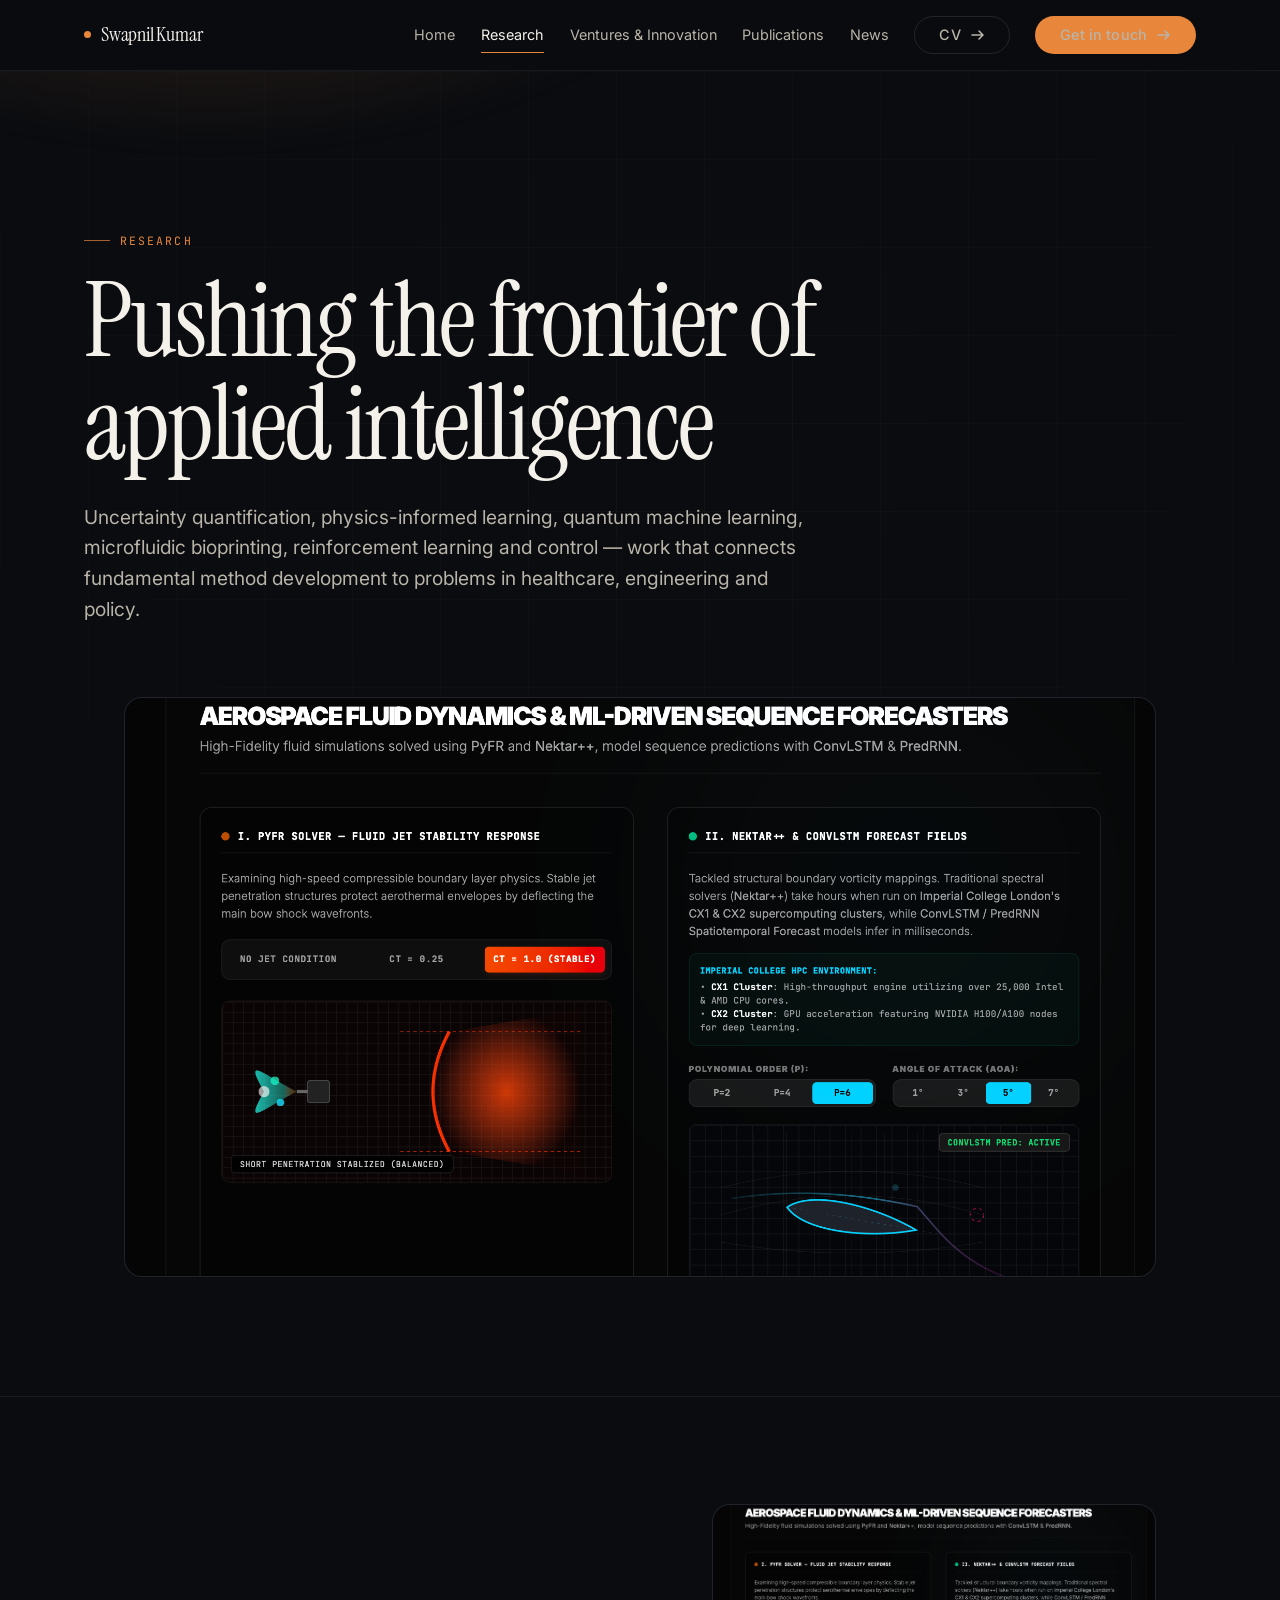
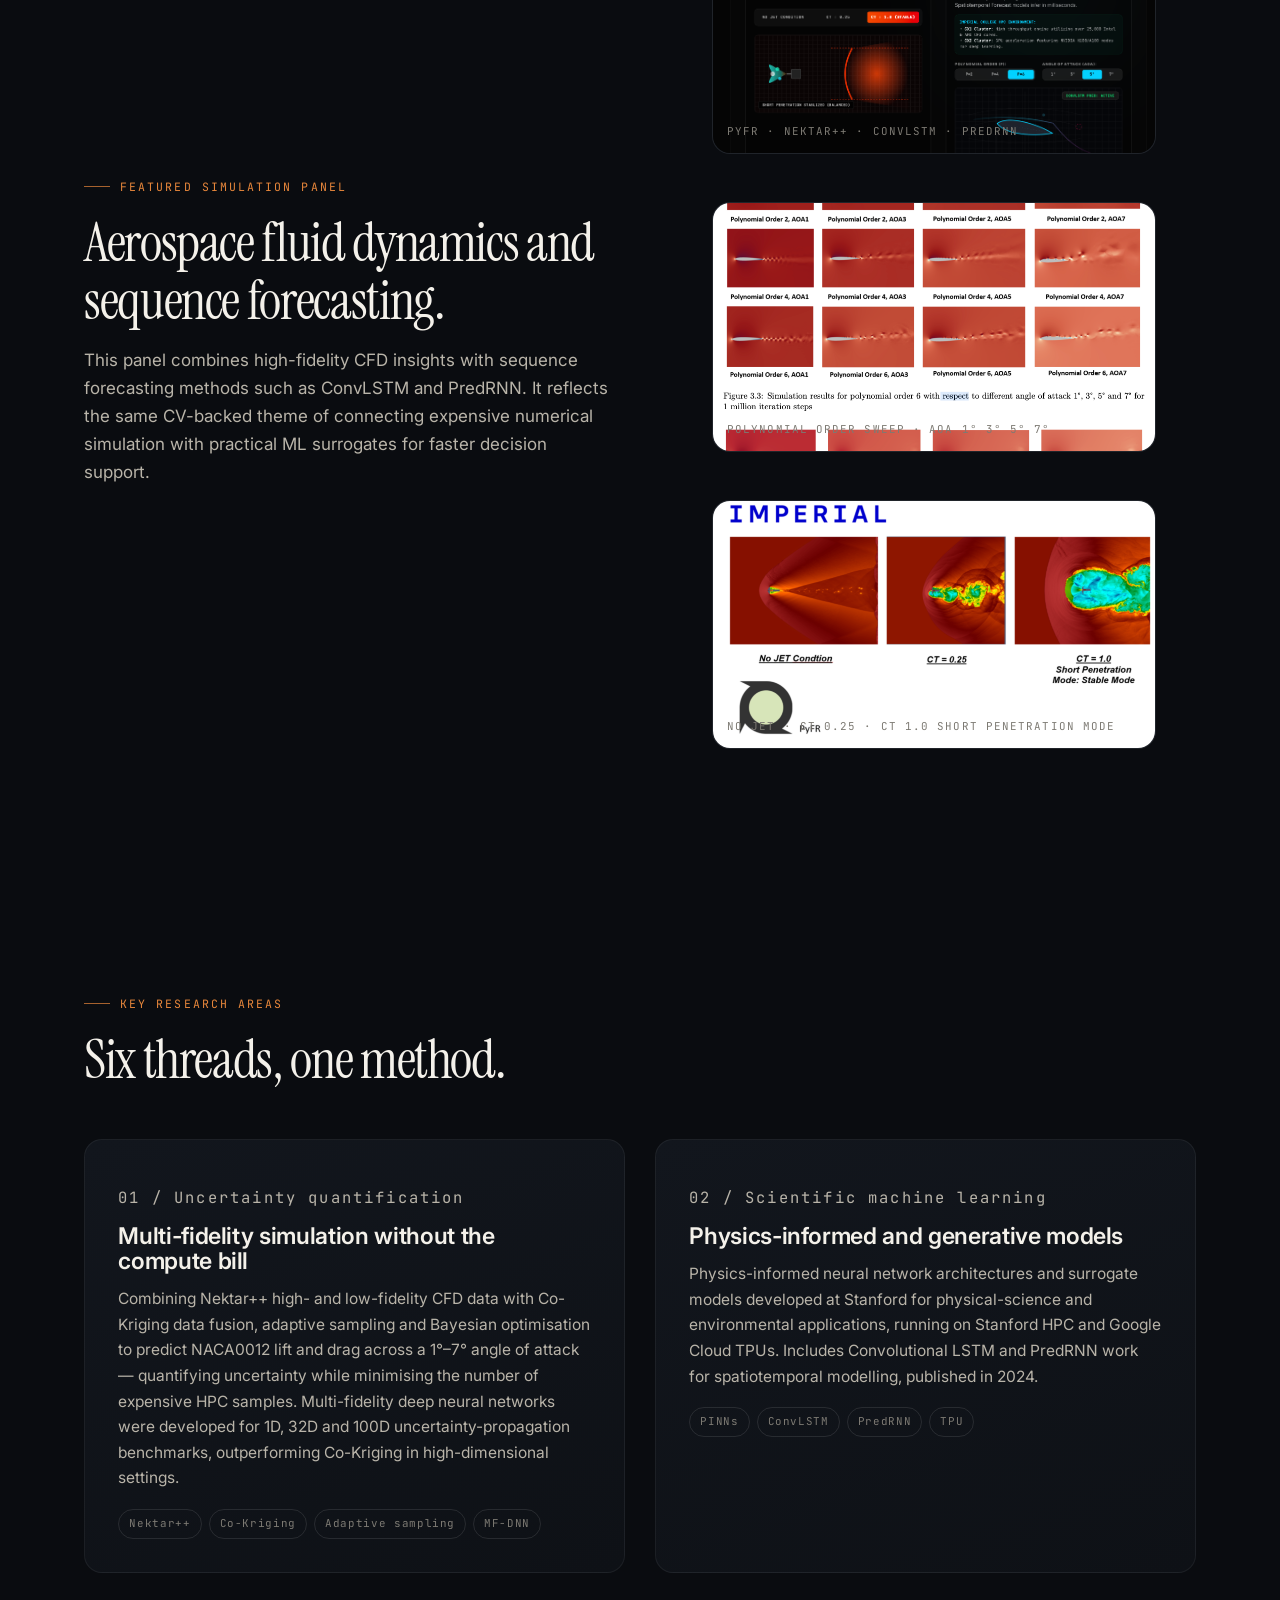
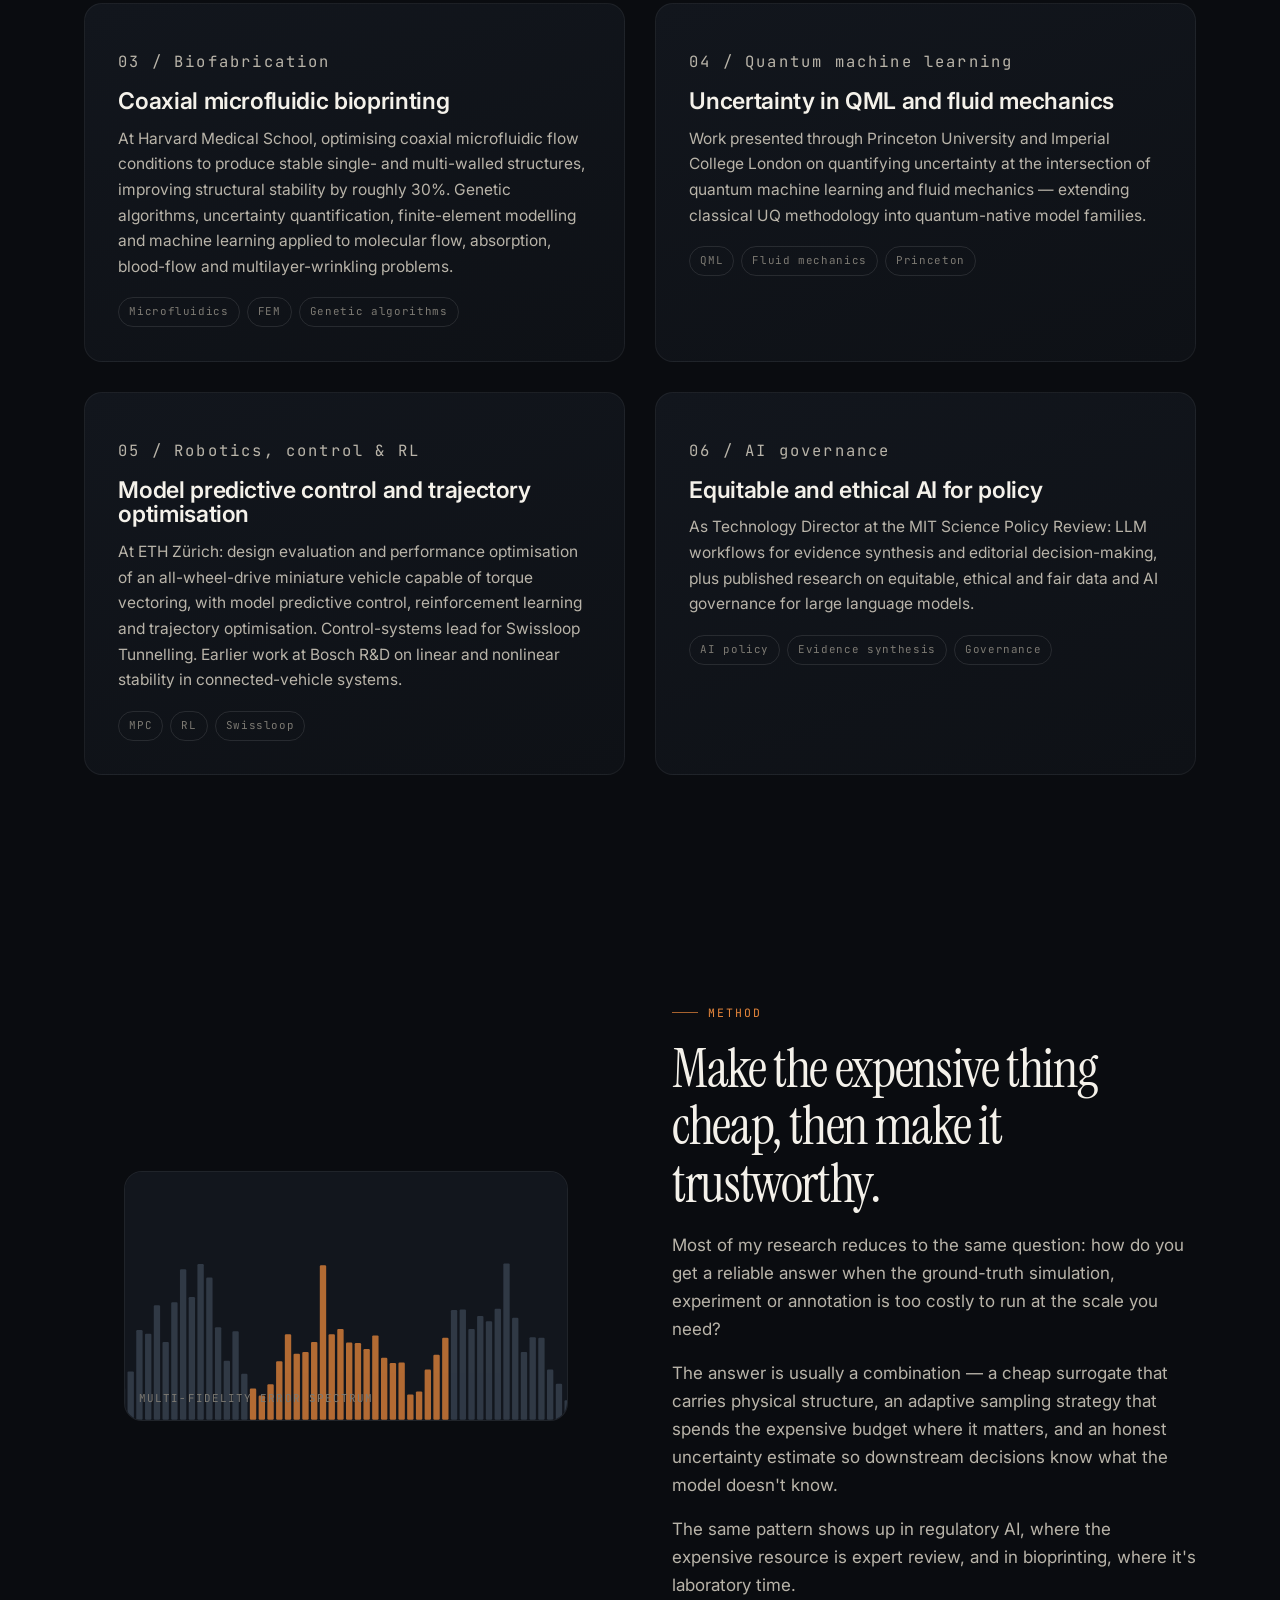
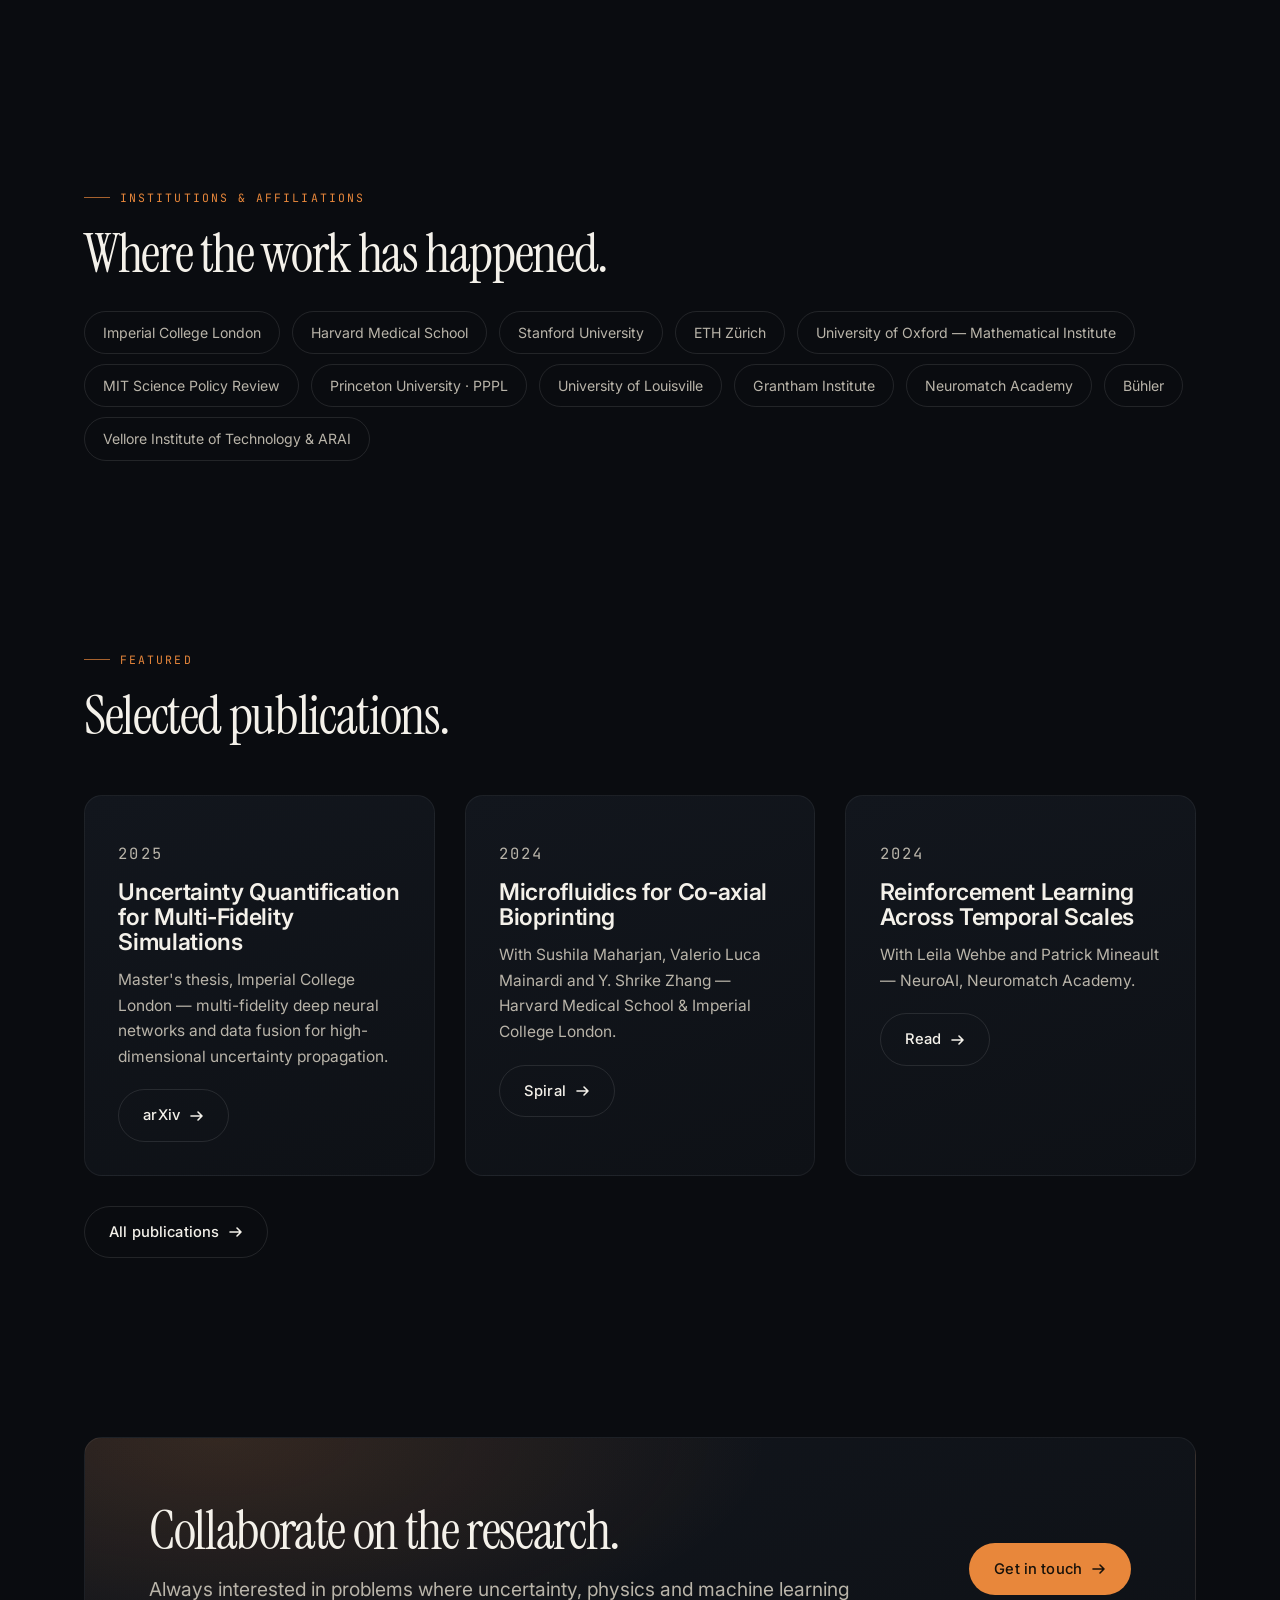
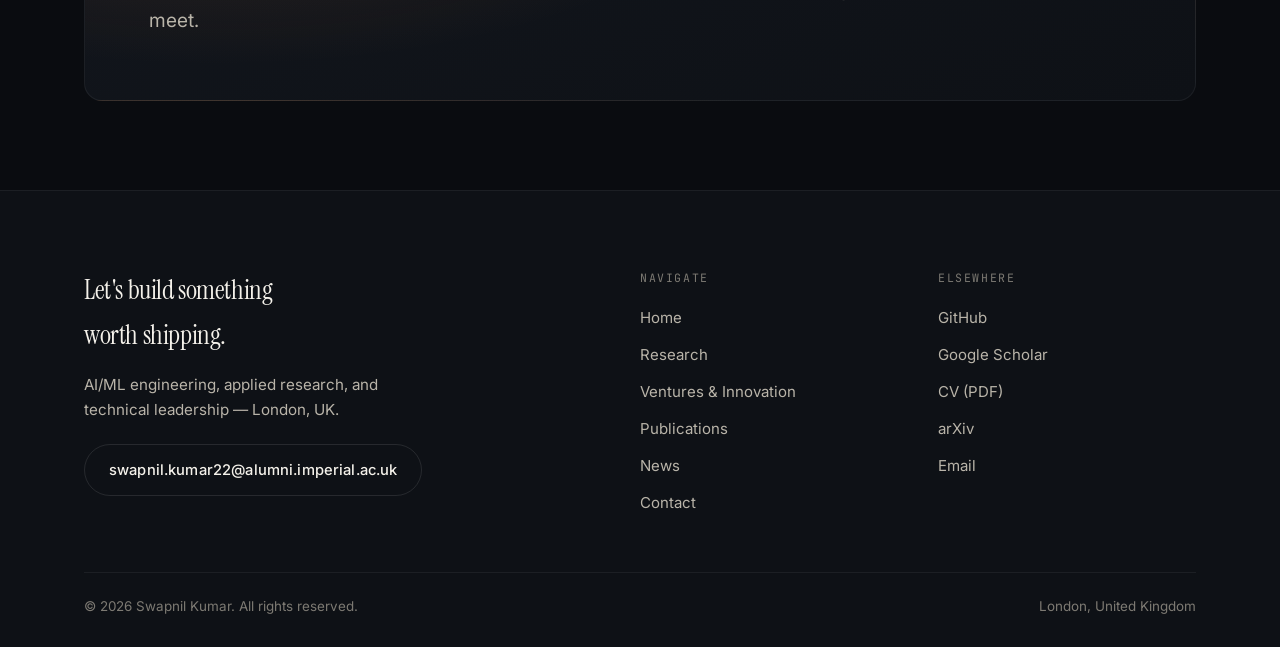
<file: site/research.html>
<!DOCTYPE html>
<html lang="en">
<head>
<meta charset="utf-8">
<meta name="viewport" content="width=device-width, initial-scale=1">
<title>Research — Swapnil Kumar</title>
<meta name="description" content="Uncertainty quantification, physics-informed machine learning, quantum ML, microfluidic bioprinting, reinforcement learning and AI governance.">
<meta name="author" content="Swapnil Kumar">
<meta property="og:title" content="Research — Swapnil Kumar">
<meta property="og:description" content="Uncertainty quantification, physics-informed machine learning, quantum ML, microfluidic bioprinting, reinforcement learning and AI governance.">
<meta property="og:type" content="website">
<meta name="twitter:card" content="summary_large_image">
<link rel="preconnect" href="https://fonts.googleapis.com">
<link rel="preconnect" href="https://fonts.gstatic.com" crossorigin>
<link href="https://fonts.googleapis.com/css2?family=Instrument+Serif:ital@0;1&family=Inter:wght@400;500;600&family=JetBrains+Mono:wght@400;500&display=swap" rel="stylesheet">
<link rel="icon" href="data:image/svg+xml,<svg xmlns='http://www.w3.org/2000/svg' viewBox='0 0 32 32'><rect width='32' height='32' rx='8' fill='%230a0c10'/><circle cx='16' cy='16' r='6' fill='%23e8873b'/></svg>">
<link rel="stylesheet" href="assets/styles.css">
</head>
<body>
<header class="site-header">
  <div class="wrap nav">
    <a class="brand" href="index.html"><span class="dot"></span>Swapnil&nbsp;Kumar</a>
    <button class="nav-toggle" aria-label="Toggle navigation" aria-expanded="false"><span></span></button>
    <nav class="nav-links"><a href="index.html">Home</a><a href="research.html" aria-current="page">Research</a><a href="ventures.html">Ventures &amp; Innovation</a><a href="publications.html">Publications</a><a href="news.html">News</a><a class="btn btn--ghost" href="assets/Swapnil_Kumar_CV_GTV-UK.pdf" target="_blank" rel="noopener">CV <svg width="14" height="14" viewBox="0 0 14 14" fill="none" aria-hidden="true"><path d="M1 7h11M8 3l4 4-4 4" stroke="currentColor" stroke-width="1.6" stroke-linecap="round" stroke-linejoin="round"/></svg></a><a class="btn btn--primary" href="contact.html">Get in touch <svg width="14" height="14" viewBox="0 0 14 14" fill="none" aria-hidden="true"><path d="M1 7h11M8 3l4 4-4 4" stroke="currentColor" stroke-width="1.6" stroke-linecap="round" stroke-linejoin="round"/></svg></a></nav>
  </div>
</header>
<main>
<section class="hero">
  <div class="hero__glow"></div><div class="hero__grid"></div>
  <div class="wrap">
    <p class="eyebrow" data-reveal>Research</p>
    <h1 class="display" style="margin-top:20px;max-width:16ch;" data-reveal data-reveal-delay="80">Pushing the frontier of applied intelligence</h1>
    <p class="lede" style="margin-top:26px;" data-reveal data-reveal-delay="160">Uncertainty quantification, physics-informed learning, quantum machine learning, microfluidic bioprinting, reinforcement learning and control — work that connects fundamental method development to problems in healthcare, engineering and policy.</p>
  </div>
  <div class="wrap" style="margin-top:clamp(40px,6vw,72px);" data-reveal data-reveal-delay="240">
    <figure class="art art--wide">
      <img src="assets/aerospace-figure-1.png" alt="Aerospace fluid dynamics visualization" loading="eager" decoding="async">
    </figure>
  </div>
</section>
<hr class="rule">

<section class="section section--tight">
  <div class="wrap split split--even">
    <div data-reveal>
      <p class="eyebrow">Featured simulation panel</p>
      <h2 class="h2" style="margin-top:18px;">Aerospace fluid dynamics and sequence forecasting.</h2>
      <p class="body" style="margin-top:16px;">
        This panel combines high-fidelity CFD insights with sequence forecasting methods such as
        ConvLSTM and PredRNN. It reflects the same CV-backed theme of connecting expensive numerical
        simulation with practical ML surrogates for faster decision support.
      </p>
    </div>
    <div data-reveal data-reveal-delay="100">
      <div class="grid" style="gap:14px;">
        <figure class="art art--wide">
          <img src="assets/aerospace-figure-1.png" alt="Aerospace PyFR and Nektar++ sequence forecast panel" loading="lazy" onerror="this.style.display='none'">
          <span class="art__cap">PyFR · Nektar++ · ConvLSTM · PredRNN</span>
        </figure>
        <figure class="art art--wide">
          <img src="assets/aerospace-figure-2.png" alt="Polynomial order and angle of attack CFD figure" loading="lazy" onerror="this.style.display='none'">
          <span class="art__cap">Polynomial order sweep · AoA 1° 3° 5° 7°</span>
        </figure>
        <figure class="art art--wide">
          <img src="assets/aerospace-figure-3.png" alt="PyFR jet condition comparison with CT 0.25 and CT 1.0" loading="lazy" onerror="this.style.display='none'">
          <span class="art__cap">No jet · CT 0.25 · CT 1.0 short penetration mode</span>
        </figure>
      </div>
    </div>
  </div>
</section>

<section class="section">
  <div class="wrap">
    <p class="eyebrow" data-reveal>Key research areas</p>
    <h2 class="h2" style="margin-top:18px;max-width:18ch;" data-reveal data-reveal-delay="80">Six threads, one method.</h2>
    <div class="grid grid--2" style="margin-top:clamp(30px,4vw,50px);">

      <article class="card" data-reveal>
        <p class="card__num">01 / Uncertainty quantification</p>
        <h3 class="h3">Multi-fidelity simulation without the compute bill</h3>
        <p>
          Combining Nektar++ high- and low-fidelity CFD data with Co-Kriging data fusion, adaptive
          sampling and Bayesian optimisation to predict NACA0012 lift and drag across a 1°–7° angle
          of attack — quantifying uncertainty while minimising the number of expensive HPC samples.
          Multi-fidelity deep neural networks were developed for 1D, 32D and 100D uncertainty-propagation
          benchmarks, outperforming Co-Kriging in high-dimensional settings.
        </p>
        <div class="card__tags"><span class="tag">Nektar++</span><span class="tag">Co-Kriging</span><span class="tag">Adaptive sampling</span><span class="tag">MF-DNN</span></div>
      </article>

      <article class="card" data-reveal data-reveal-delay="80">
        <p class="card__num">02 / Scientific machine learning</p>
        <h3 class="h3">Physics-informed and generative models</h3>
        <p>
          Physics-informed neural network architectures and surrogate models developed at Stanford
          for physical-science and environmental applications, running on Stanford HPC and Google
          Cloud TPUs. Includes Convolutional LSTM and PredRNN work for spatiotemporal modelling,
          published in 2024.
        </p>
        <div class="card__tags"><span class="tag">PINNs</span><span class="tag">ConvLSTM</span><span class="tag">PredRNN</span><span class="tag">TPU</span></div>
      </article>

      <article class="card" data-reveal>
        <p class="card__num">03 / Biofabrication</p>
        <h3 class="h3">Coaxial microfluidic bioprinting</h3>
        <p>
          At Harvard Medical School, optimising coaxial microfluidic flow conditions to produce stable
          single- and multi-walled structures, improving structural stability by roughly 30%. Genetic
          algorithms, uncertainty quantification, finite-element modelling and machine learning applied
          to molecular flow, absorption, blood-flow and multilayer-wrinkling problems.
        </p>
        <div class="card__tags"><span class="tag">Microfluidics</span><span class="tag">FEM</span><span class="tag">Genetic algorithms</span></div>
      </article>

      <article class="card" data-reveal data-reveal-delay="80">
        <p class="card__num">04 / Quantum machine learning</p>
        <h3 class="h3">Uncertainty in QML and fluid mechanics</h3>
        <p>
          Work presented through Princeton University and Imperial College London on quantifying
          uncertainty at the intersection of quantum machine learning and fluid mechanics — extending
          classical UQ methodology into quantum-native model families.
        </p>
        <div class="card__tags"><span class="tag">QML</span><span class="tag">Fluid mechanics</span><span class="tag">Princeton</span></div>
      </article>

      <article class="card" data-reveal>
        <p class="card__num">05 / Robotics, control &amp; RL</p>
        <h3 class="h3">Model predictive control and trajectory optimisation</h3>
        <p>
          At ETH Zürich: design evaluation and performance optimisation of an all-wheel-drive miniature
          vehicle capable of torque vectoring, with model predictive control, reinforcement learning and
          trajectory optimisation. Control-systems lead for Swissloop Tunnelling. Earlier work at Bosch
          R&amp;D on linear and nonlinear stability in connected-vehicle systems.
        </p>
        <div class="card__tags"><span class="tag">MPC</span><span class="tag">RL</span><span class="tag">Swissloop</span></div>
      </article>

      <article class="card" data-reveal data-reveal-delay="80">
        <p class="card__num">06 / AI governance</p>
        <h3 class="h3">Equitable and ethical AI for policy</h3>
        <p>
          As Technology Director at the MIT Science Policy Review: LLM workflows for evidence synthesis
          and editorial decision-making, plus published research on equitable, ethical and fair data and
          AI governance for large language models.
        </p>
        <div class="card__tags"><span class="tag">AI policy</span><span class="tag">Evidence synthesis</span><span class="tag">Governance</span></div>
      </article>

    </div>
  </div>
</section>

<section class="section section--tight">
  <div class="wrap split--even split">
    <div data-reveal><figure class="art art--wide"><svg viewBox="0 0 800 420" preserveAspectRatio="xMidYMid slice" xmlns="http://www.w3.org/2000/svg" role="img" aria-label="Abstract spectrum illustration">
<rect width="800" height="420" fill="#12161d"/><rect x="0.0" y="390" width="10.8" height="30" rx="2" fill="#3a4453" opacity="0.75"/><rect x="14.8" y="366" width="10.8" height="54" rx="2" fill="#3a4453" opacity="0.75"/><rect x="29.6" y="338" width="10.8" height="82" rx="2" fill="#3a4453" opacity="0.75"/><rect x="44.4" y="268" width="10.8" height="152" rx="2" fill="#3a4453" opacity="0.75"/><rect x="59.3" y="274" width="10.8" height="146" rx="2" fill="#3a4453" opacity="0.75"/><rect x="74.1" y="226" width="10.8" height="194" rx="2" fill="#3a4453" opacity="0.75"/><rect x="88.9" y="288" width="10.8" height="132" rx="2" fill="#3a4453" opacity="0.75"/><rect x="103.7" y="221" width="10.8" height="199" rx="2" fill="#3a4453" opacity="0.75"/><rect x="118.5" y="165" width="10.8" height="255" rx="2" fill="#3a4453" opacity="0.75"/><rect x="133.3" y="212" width="10.8" height="208" rx="2" fill="#3a4453" opacity="0.75"/><rect x="148.1" y="156" width="10.8" height="264" rx="2" fill="#3a4453" opacity="0.75"/><rect x="163.0" y="179" width="10.8" height="241" rx="2" fill="#3a4453" opacity="0.75"/><rect x="177.8" y="263" width="10.8" height="157" rx="2" fill="#3a4453" opacity="0.75"/><rect x="192.6" y="320" width="10.8" height="100" rx="2" fill="#3a4453" opacity="0.75"/><rect x="207.4" y="270" width="10.8" height="150" rx="2" fill="#3a4453" opacity="0.75"/><rect x="222.2" y="342" width="10.8" height="78" rx="2" fill="#3a4453" opacity="0.75"/><rect x="237.0" y="367" width="10.8" height="53" rx="2" fill="#e8873b" opacity="0.75"/><rect x="251.9" y="379" width="10.8" height="41" rx="2" fill="#e8873b" opacity="0.75"/><rect x="266.7" y="360" width="10.8" height="60" rx="2" fill="#e8873b" opacity="0.75"/><rect x="281.5" y="321" width="10.8" height="99" rx="2" fill="#e8873b" opacity="0.75"/><rect x="296.3" y="275" width="10.8" height="145" rx="2" fill="#e8873b" opacity="0.75"/><rect x="311.1" y="308" width="10.8" height="112" rx="2" fill="#e8873b" opacity="0.75"/><rect x="325.9" y="305" width="10.8" height="115" rx="2" fill="#e8873b" opacity="0.75"/><rect x="340.7" y="288" width="10.8" height="132" rx="2" fill="#e8873b" opacity="0.75"/><rect x="355.6" y="158" width="10.8" height="262" rx="2" fill="#e8873b" opacity="0.75"/><rect x="370.4" y="275" width="10.8" height="145" rx="2" fill="#e8873b" opacity="0.75"/><rect x="385.2" y="266" width="10.8" height="154" rx="2" fill="#e8873b" opacity="0.75"/><rect x="400.0" y="289" width="10.8" height="131" rx="2" fill="#e8873b" opacity="0.75"/><rect x="414.8" y="290" width="10.8" height="130" rx="2" fill="#e8873b" opacity="0.75"/><rect x="429.6" y="300" width="10.8" height="120" rx="2" fill="#e8873b" opacity="0.75"/><rect x="444.4" y="277" width="10.8" height="143" rx="2" fill="#e8873b" opacity="0.75"/><rect x="459.3" y="315" width="10.8" height="105" rx="2" fill="#e8873b" opacity="0.75"/><rect x="474.1" y="324" width="10.8" height="96" rx="2" fill="#e8873b" opacity="0.75"/><rect x="488.9" y="323" width="10.8" height="97" rx="2" fill="#e8873b" opacity="0.75"/><rect x="503.7" y="377" width="10.8" height="43" rx="2" fill="#e8873b" opacity="0.75"/><rect x="518.5" y="372" width="10.8" height="48" rx="2" fill="#e8873b" opacity="0.75"/><rect x="533.3" y="335" width="10.8" height="85" rx="2" fill="#e8873b" opacity="0.75"/><rect x="548.1" y="310" width="10.8" height="110" rx="2" fill="#e8873b" opacity="0.75"/><rect x="563.0" y="281" width="10.8" height="139" rx="2" fill="#e8873b" opacity="0.75"/><rect x="577.8" y="234" width="10.8" height="186" rx="2" fill="#3a4453" opacity="0.75"/><rect x="592.6" y="233" width="10.8" height="187" rx="2" fill="#3a4453" opacity="0.75"/><rect x="607.4" y="266" width="10.8" height="154" rx="2" fill="#3a4453" opacity="0.75"/><rect x="622.2" y="244" width="10.8" height="176" rx="2" fill="#3a4453" opacity="0.75"/><rect x="637.0" y="253" width="10.8" height="167" rx="2" fill="#3a4453" opacity="0.75"/><rect x="651.9" y="232" width="10.8" height="188" rx="2" fill="#3a4453" opacity="0.75"/><rect x="666.7" y="155" width="10.8" height="265" rx="2" fill="#3a4453" opacity="0.75"/><rect x="681.5" y="247" width="10.8" height="173" rx="2" fill="#3a4453" opacity="0.75"/><rect x="696.3" y="305" width="10.8" height="115" rx="2" fill="#3a4453" opacity="0.75"/><rect x="711.1" y="280" width="10.8" height="140" rx="2" fill="#3a4453" opacity="0.75"/><rect x="725.9" y="281" width="10.8" height="139" rx="2" fill="#3a4453" opacity="0.75"/><rect x="740.7" y="335" width="10.8" height="85" rx="2" fill="#3a4453" opacity="0.75"/><rect x="755.6" y="359" width="10.8" height="61" rx="2" fill="#3a4453" opacity="0.75"/><rect x="770.4" y="387" width="10.8" height="33" rx="2" fill="#3a4453" opacity="0.75"/><rect x="785.2" y="367" width="10.8" height="53" rx="2" fill="#3a4453" opacity="0.75"/></svg><span class="art__cap">Multi-fidelity error spectrum</span></figure></div>
    <div data-reveal data-reveal-delay="120">
      <p class="eyebrow">Method</p>
      <h2 class="h2" style="margin-top:18px;">Make the expensive thing cheap, then make it trustworthy.</h2>
      <p class="body" style="margin-top:18px;">
        Most of my research reduces to the same question: how do you get a reliable answer when the
        ground-truth simulation, experiment or annotation is too costly to run at the scale you need?
      </p>
      <p class="body" style="margin-top:16px;">
        The answer is usually a combination — a cheap surrogate that carries physical structure, an
        adaptive sampling strategy that spends the expensive budget where it matters, and an honest
        uncertainty estimate so downstream decisions know what the model doesn't know.
      </p>
      <p class="body" style="margin-top:16px;">
        The same pattern shows up in regulatory AI, where the expensive resource is expert review, and
        in bioprinting, where it's laboratory time.
      </p>
    </div>
  </div>
</section>

<section class="section section--tight">
  <div class="wrap">
    <p class="eyebrow" data-reveal>Institutions &amp; affiliations</p>
    <h2 class="h2" style="margin-top:18px;" data-reveal data-reveal-delay="80">Where the work has happened.</h2>
    <ul class="affil" style="margin-top:28px;" data-reveal data-reveal-delay="120">
      <li>Imperial College London</li><li>Harvard Medical School</li><li>Stanford University</li>
      <li>ETH Zürich</li><li>University of Oxford — Mathematical Institute</li>
      <li>MIT Science Policy Review</li><li>Princeton University · PPPL</li>
      <li>University of Louisville</li><li>Grantham Institute</li>
      <li>Neuromatch Academy</li><li>Bühler</li><li>Vellore Institute of Technology &amp; ARAI</li>
    </ul>
  </div>
</section>

<section class="section section--tight">
  <div class="wrap">
    <p class="eyebrow" data-reveal>Featured</p>
    <h2 class="h2" style="margin-top:18px;" data-reveal data-reveal-delay="80">Selected publications.</h2>
    <div class="grid grid--3" style="margin-top:clamp(30px,4vw,50px);">
      <article class="card" data-reveal>
        <p class="card__num">2025</p>
        <h3 class="h3">Uncertainty Quantification for Multi-Fidelity Simulations</h3>
        <p>Master's thesis, Imperial College London — multi-fidelity deep neural networks and data fusion for high-dimensional uncertainty propagation.</p>
        <a class="btn btn--ghost" style="margin-top:20px;" href="https://arxiv.org/abs/2503.08408" target="_blank" rel="noopener">arXiv <svg width="14" height="14" viewBox="0 0 14 14" fill="none" aria-hidden="true"><path d="M1 7h11M8 3l4 4-4 4" stroke="currentColor" stroke-width="1.6" stroke-linecap="round" stroke-linejoin="round"/></svg></a>
      </article>
      <article class="card" data-reveal data-reveal-delay="80">
        <p class="card__num">2024</p>
        <h3 class="h3">Microfluidics for Co-axial Bioprinting</h3>
        <p>With Sushila Maharjan, Valerio Luca Mainardi and Y. Shrike Zhang — Harvard Medical School &amp; Imperial College London.</p>
        <a class="btn btn--ghost" style="margin-top:20px;" href="https://spiral.imperial.ac.uk/handle/10044/1/108549" target="_blank" rel="noopener">Spiral <svg width="14" height="14" viewBox="0 0 14 14" fill="none" aria-hidden="true"><path d="M1 7h11M8 3l4 4-4 4" stroke="currentColor" stroke-width="1.6" stroke-linecap="round" stroke-linejoin="round"/></svg></a>
      </article>
      <article class="card" data-reveal data-reveal-delay="160">
        <p class="card__num">2024</p>
        <h3 class="h3">Reinforcement Learning Across Temporal Scales</h3>
        <p>With Leila Wehbe and Patrick Mineault — NeuroAI, Neuromatch Academy.</p>
        <a class="btn btn--ghost" style="margin-top:20px;" href="https://neuroai.neuromatch.io/tutorials/W1D2_ComparingTasks/student/W1D2_Tutorial3.html" target="_blank" rel="noopener">Read <svg width="14" height="14" viewBox="0 0 14 14" fill="none" aria-hidden="true"><path d="M1 7h11M8 3l4 4-4 4" stroke="currentColor" stroke-width="1.6" stroke-linecap="round" stroke-linejoin="round"/></svg></a>
      </article>
    </div>
    <a class="btn btn--ghost" style="margin-top:30px;" href="publications.html" data-reveal>All publications <svg width="14" height="14" viewBox="0 0 14 14" fill="none" aria-hidden="true"><path d="M1 7h11M8 3l4 4-4 4" stroke="currentColor" stroke-width="1.6" stroke-linecap="round" stroke-linejoin="round"/></svg></a>
  </div>
</section>

<section class="section section--tight"><div class="wrap">
  <div class="cta-band" data-reveal>
    <div>
      <h2 class="h2">Collaborate on the research.</h2>
      <p class="lede" style="margin-top:14px;">Always interested in problems where uncertainty, physics and machine learning meet.</p>
    </div>
    <a class="btn btn--primary" href="contact.html">Get in touch <svg width="14" height="14" viewBox="0 0 14 14" fill="none" aria-hidden="true"><path d="M1 7h11M8 3l4 4-4 4" stroke="currentColor" stroke-width="1.6" stroke-linecap="round" stroke-linejoin="round"/></svg></a>
  </div>
</div></section>

</main>
<footer class="site-footer">
  <div class="wrap">
    <div class="footer-top">
      <div>
        <p class="h3" style="font-family:var(--serif);font-weight:400;font-size:1.7rem;">Let's build something<br>worth shipping.</p>
        <p class="body" style="margin-top:14px;max-width:34ch;font-size:0.95rem;">AI/ML engineering, applied research, and technical leadership — London, UK.</p>
        <a class="btn btn--ghost" style="margin-top:22px;" href="mailto:swapnil.kumar22@alumni.imperial.ac.uk">swapnil.kumar22@alumni.imperial.ac.uk</a>
      </div>
      <div>
        <p class="footer-h">Navigate</p>
        <ul class="footer-links">
          <li><a href="index.html">Home</a></li><li><a href="research.html">Research</a></li><li><a href="ventures.html">Ventures &amp; Innovation</a></li><li><a href="publications.html">Publications</a></li><li><a href="news.html">News</a></li><li><a href="contact.html">Contact</a></li>
        </ul>
      </div>
      <div>
        <p class="footer-h">Elsewhere</p>
        <ul class="footer-links">
          <li><a href="https://github.com/SwapnilKumar08" target="_blank" rel="noopener">GitHub</a></li>
          <li><a href="https://scholar.google.com/citations?user=IYPVDYUAAAAJ&hl=en" target="_blank" rel="noopener">Google Scholar</a></li>
          <li><a href="assets/Swapnil_Kumar_CV_GTV-UK.pdf" target="_blank" rel="noopener">CV (PDF)</a></li>
          <li><a href="https://arxiv.org/abs/2503.08408" target="_blank" rel="noopener">arXiv</a></li>
          <li><a href="mailto:swapnil.kumar22@alumni.imperial.ac.uk">Email</a></li>
        </ul>
      </div>
    </div>
    <div class="footer-bottom">
      <span>© <span data-year>2026</span> Swapnil Kumar. All rights reserved.</span>
      <span>London, United Kingdom</span>
    </div>
  </div>
</footer>
<script src="assets/main.js"></script>
</body>
</html>
</file>
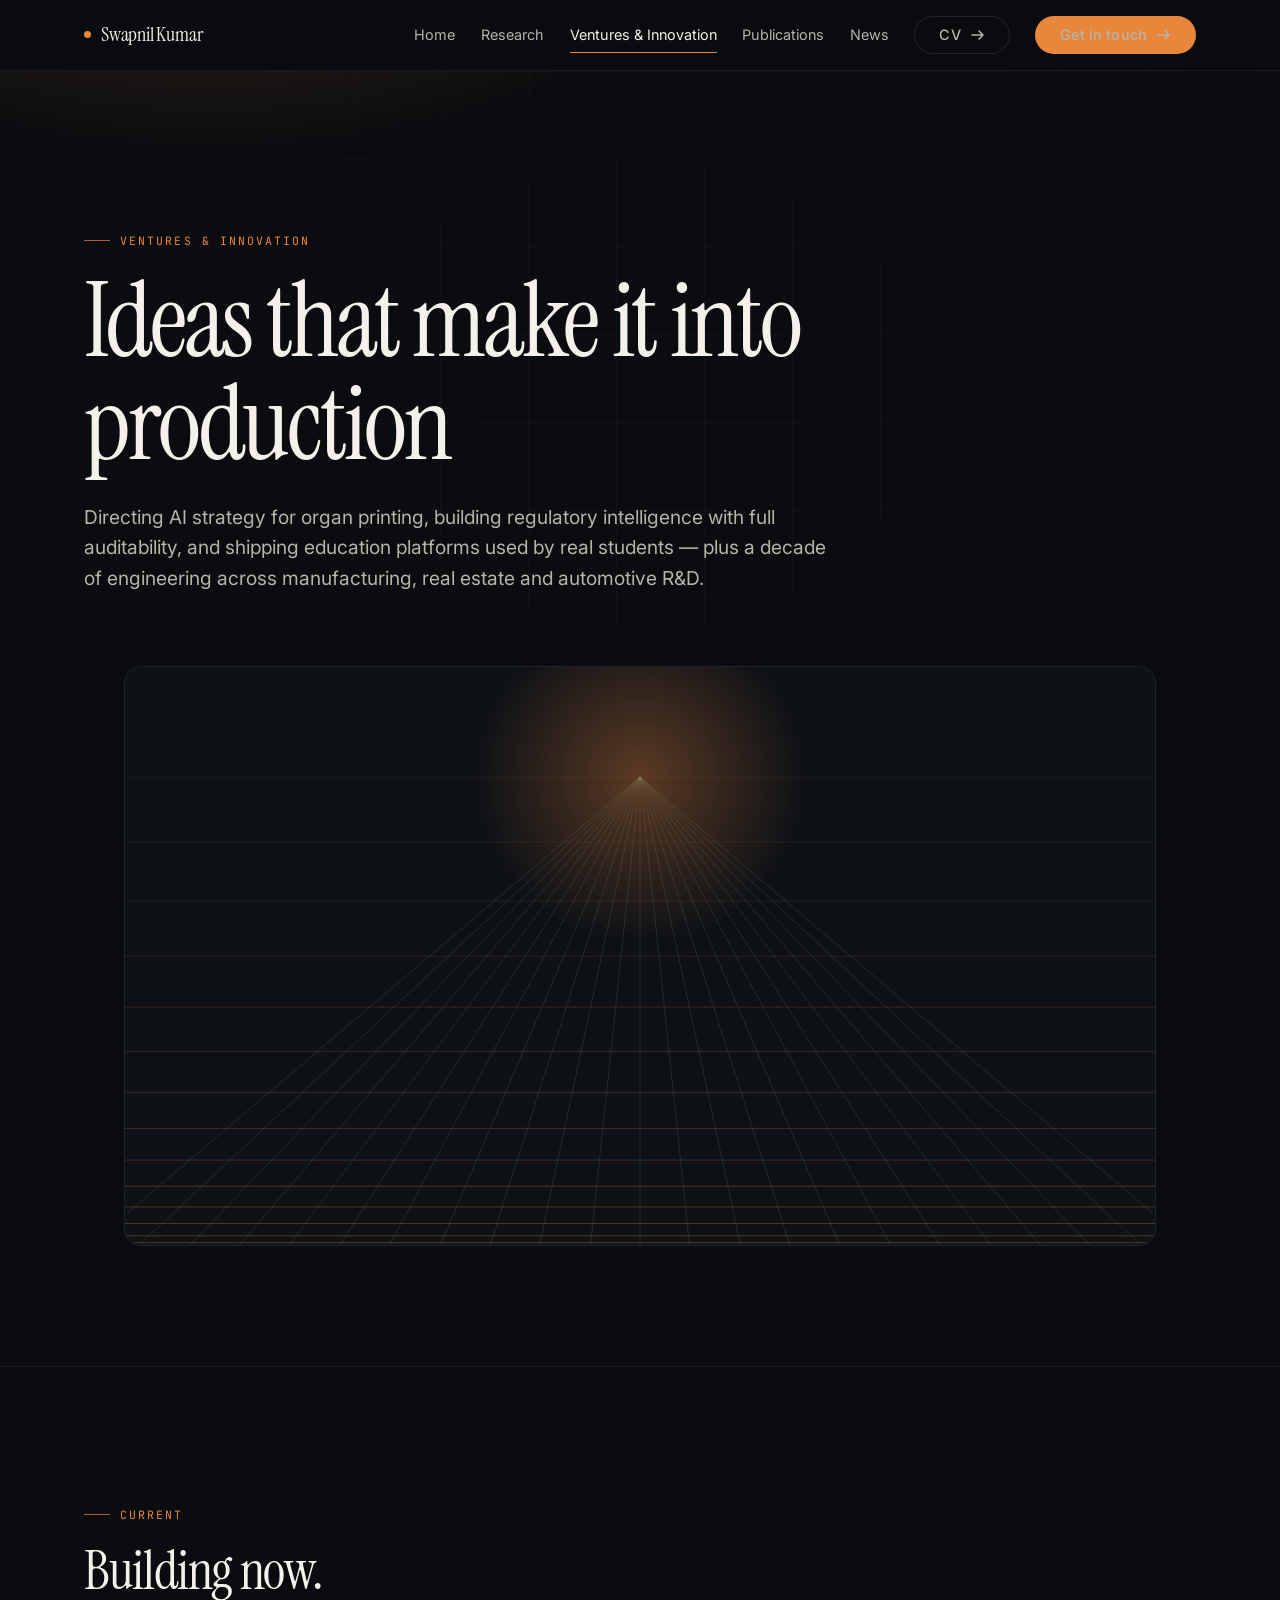
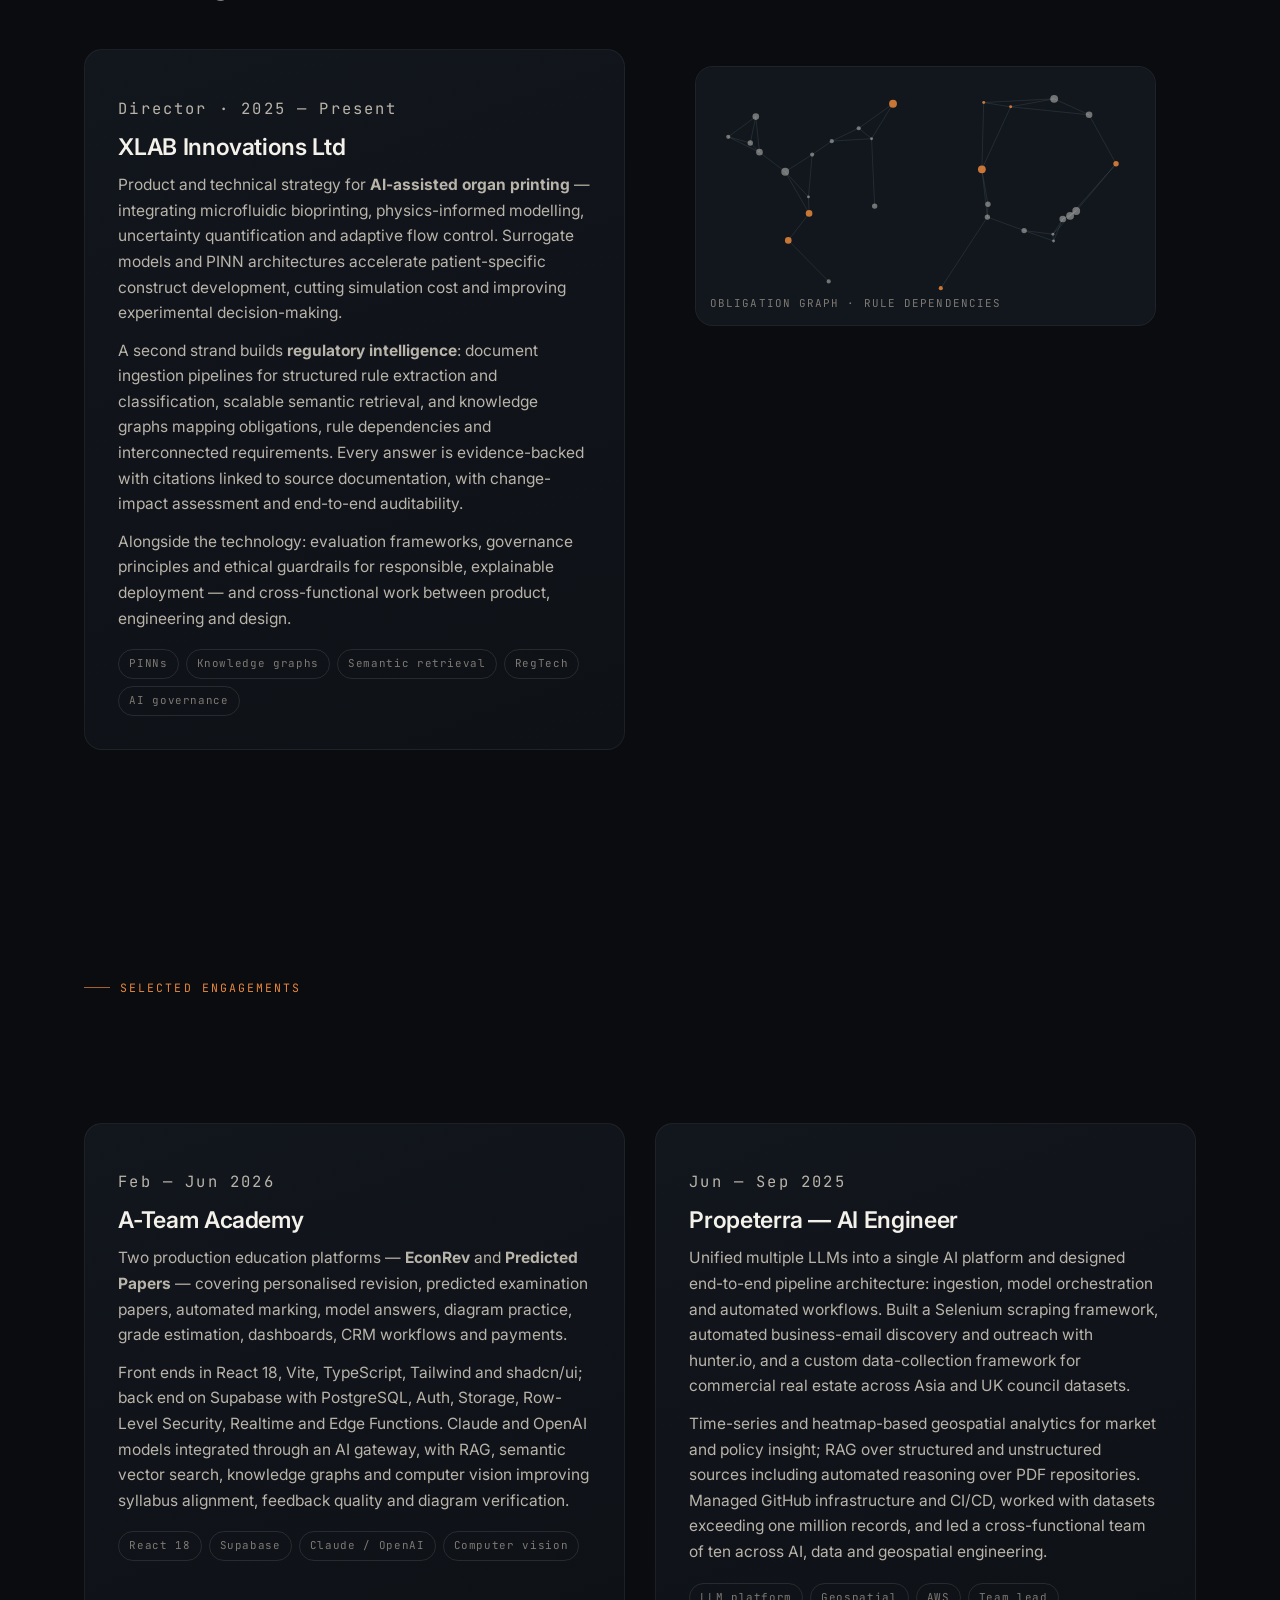
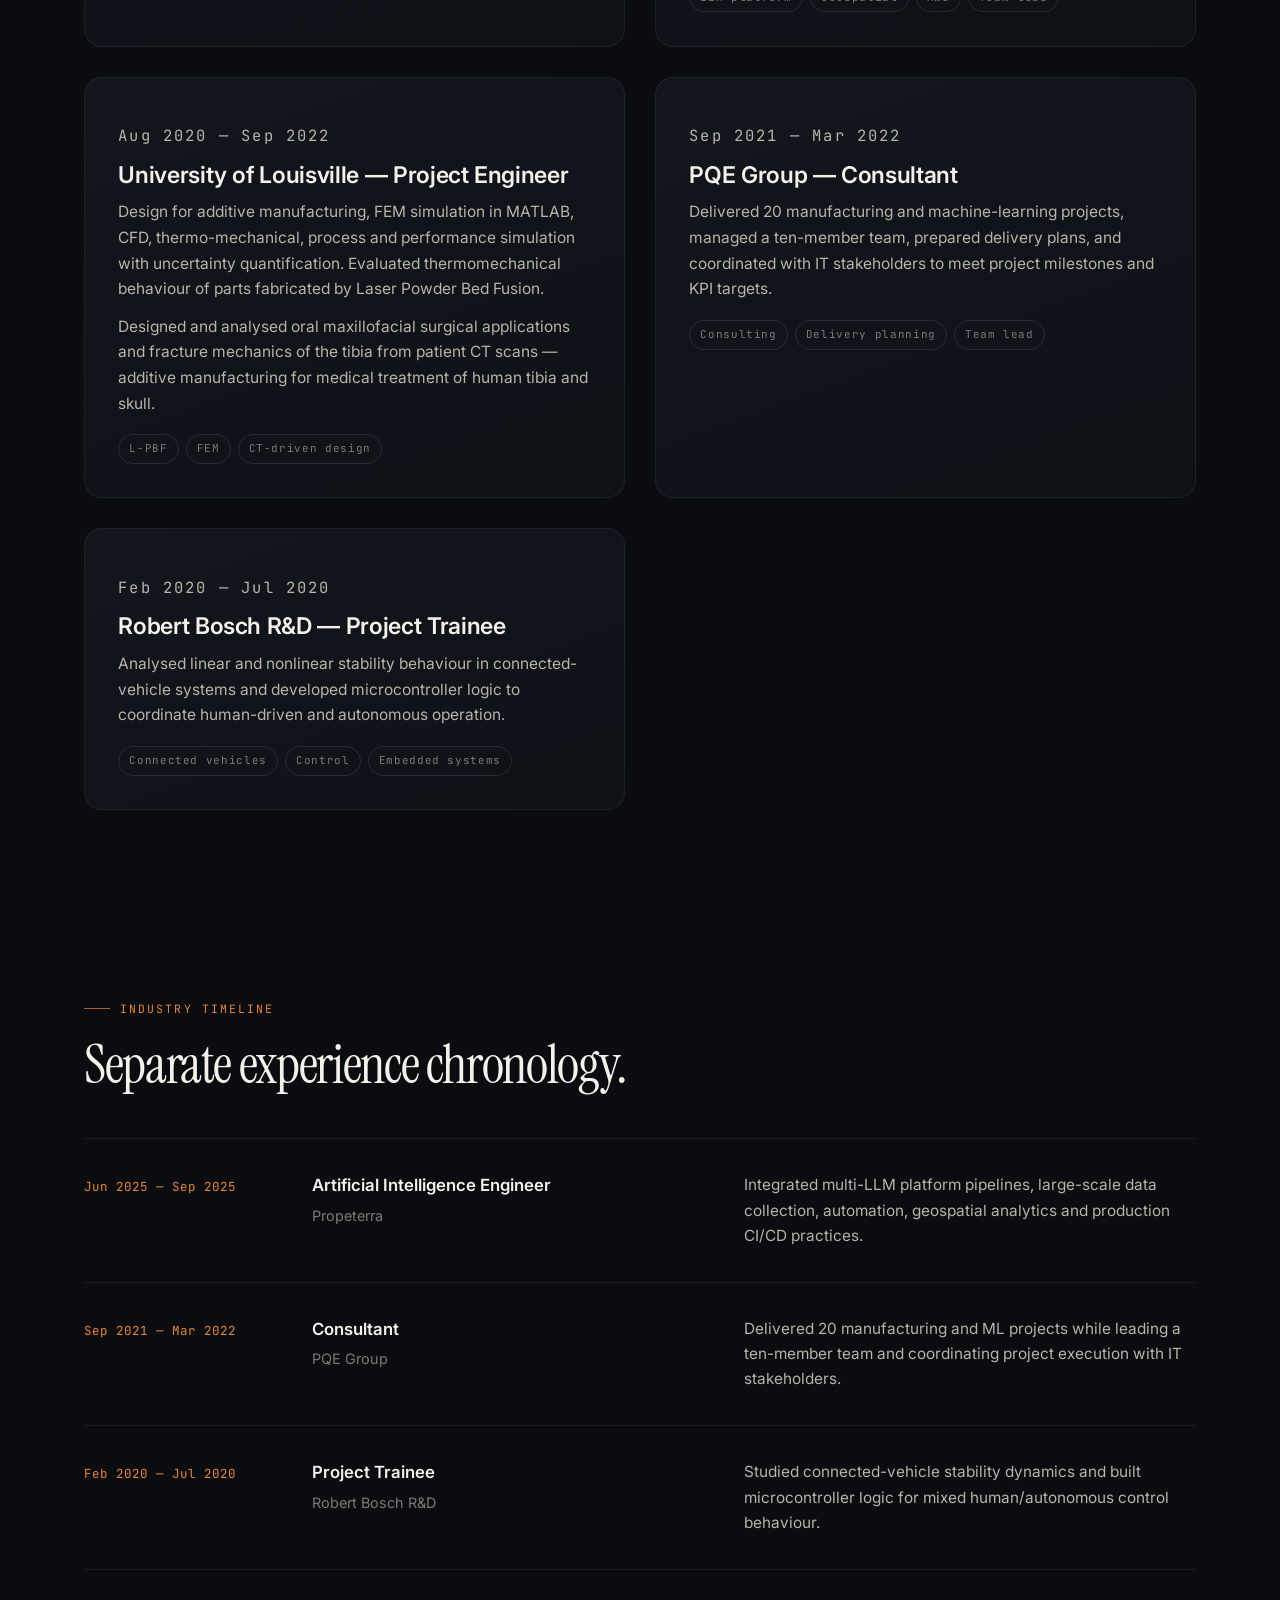
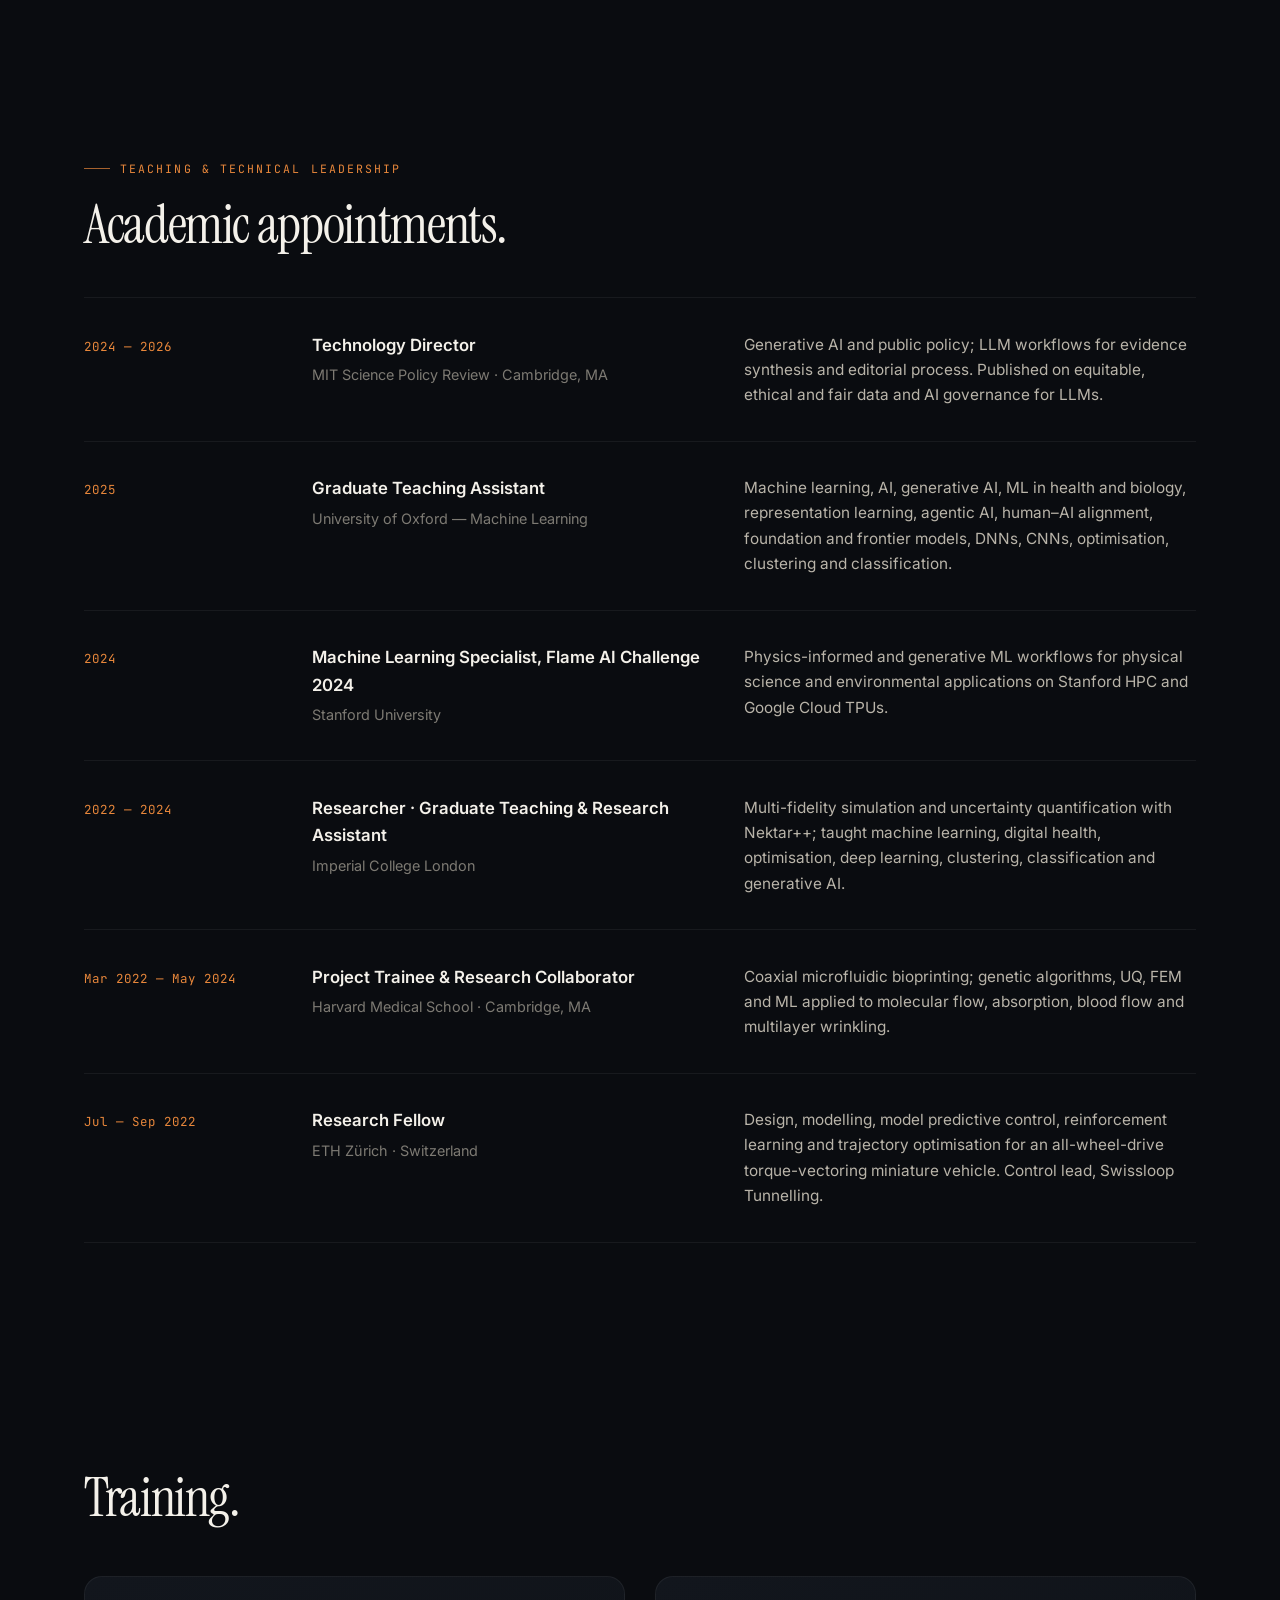
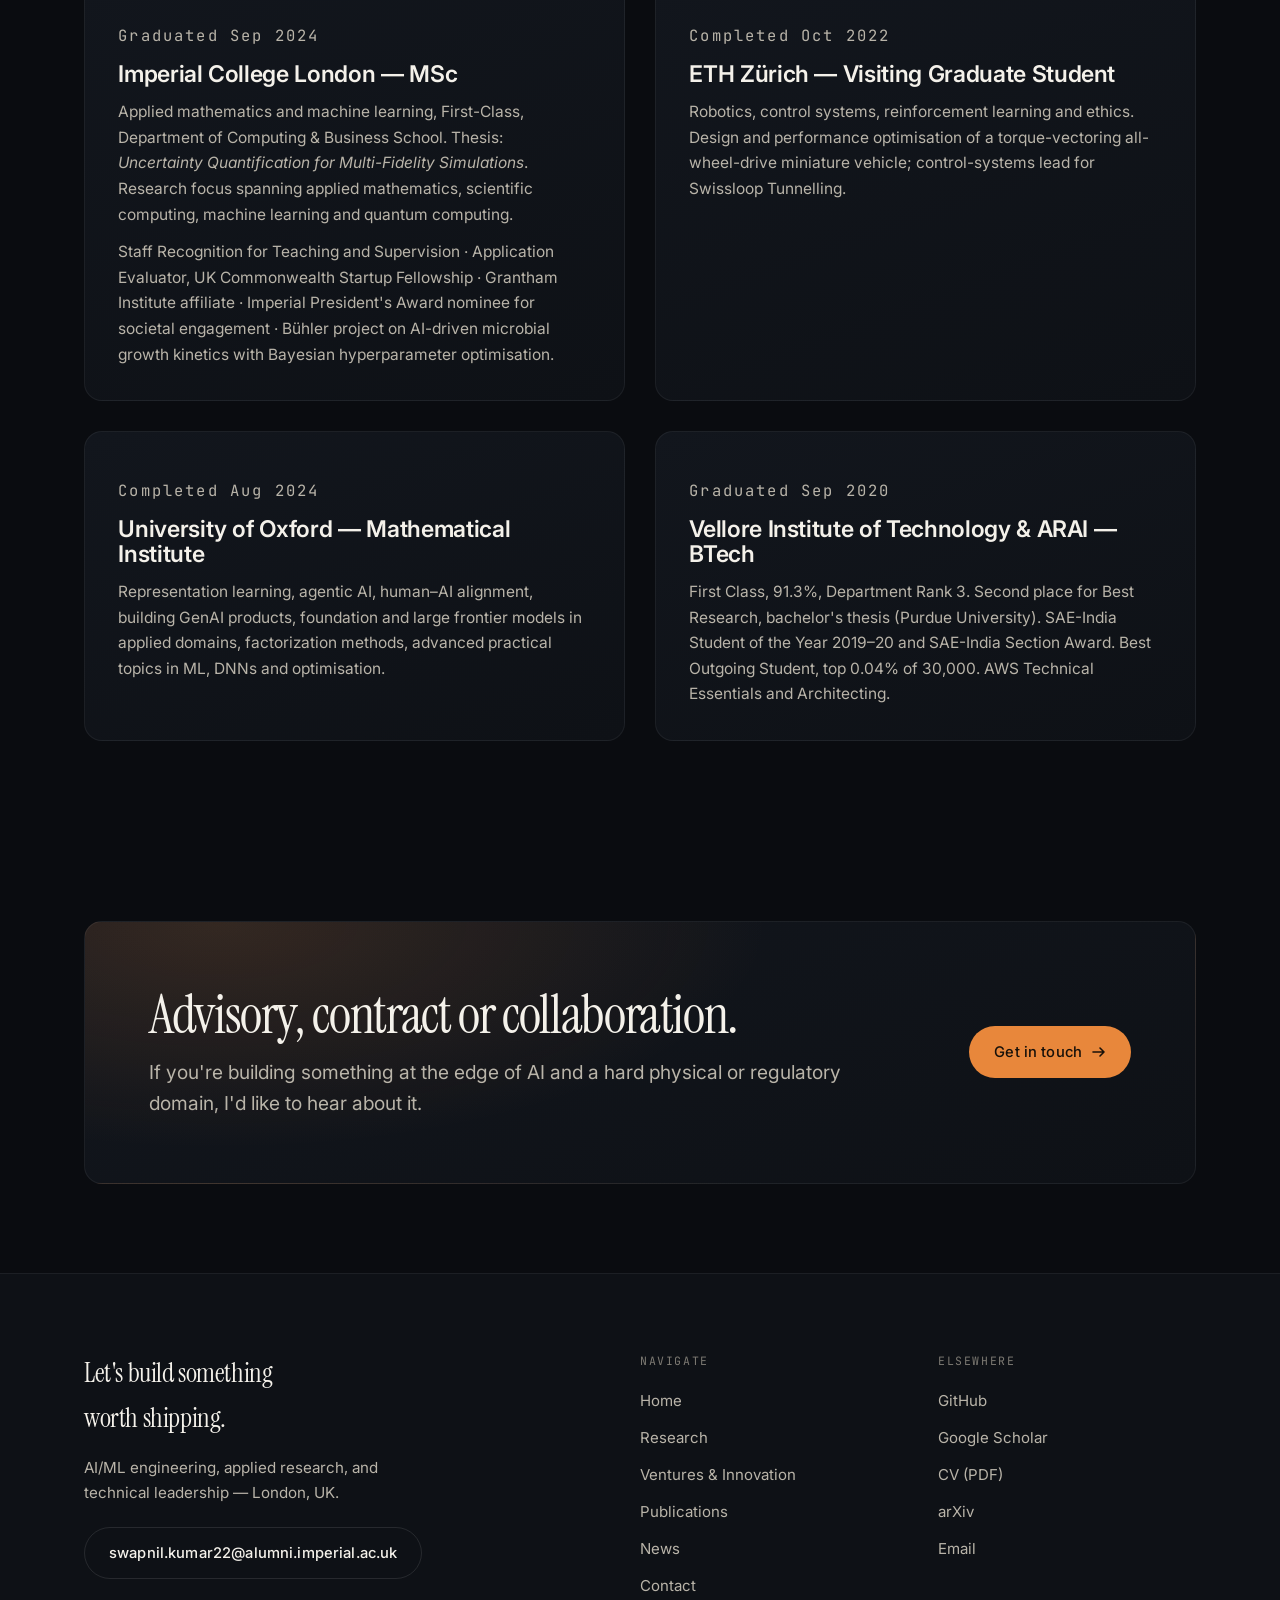
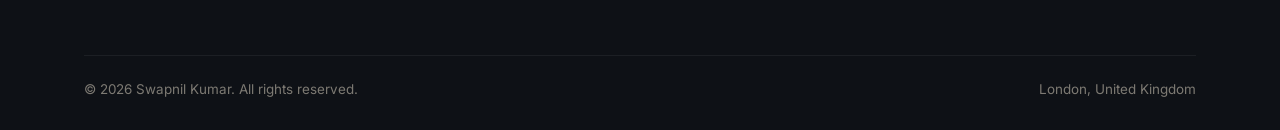
<file: site/ventures.html>
<!DOCTYPE html>
<html lang="en">
<head>
<meta charset="utf-8">
<meta name="viewport" content="width=device-width, initial-scale=1">
<title>Ventures & Innovation — Swapnil Kumar</title>
<meta name="description" content="XLAB Innovations, A-Team Academy, Propeterra and a decade of engineering across manufacturing, real estate and automotive R&D.">
<meta name="author" content="Swapnil Kumar">
<meta property="og:title" content="Ventures & Innovation — Swapnil Kumar">
<meta property="og:description" content="XLAB Innovations, A-Team Academy, Propeterra and a decade of engineering across manufacturing, real estate and automotive R&D.">
<meta property="og:type" content="website">
<meta name="twitter:card" content="summary_large_image">
<link rel="preconnect" href="https://fonts.googleapis.com">
<link rel="preconnect" href="https://fonts.gstatic.com" crossorigin>
<link href="https://fonts.googleapis.com/css2?family=Instrument+Serif:ital@0;1&family=Inter:wght@400;500;600&family=JetBrains+Mono:wght@400;500&display=swap" rel="stylesheet">
<link rel="icon" href="data:image/svg+xml,<svg xmlns='http://www.w3.org/2000/svg' viewBox='0 0 32 32'><rect width='32' height='32' rx='8' fill='%230a0c10'/><circle cx='16' cy='16' r='6' fill='%23e8873b'/></svg>">
<link rel="stylesheet" href="assets/styles.css">
</head>
<body>
<header class="site-header">
  <div class="wrap nav">
    <a class="brand" href="index.html"><span class="dot"></span>Swapnil&nbsp;Kumar</a>
    <button class="nav-toggle" aria-label="Toggle navigation" aria-expanded="false"><span></span></button>
    <nav class="nav-links"><a href="index.html">Home</a><a href="research.html">Research</a><a href="ventures.html" aria-current="page">Ventures &amp; Innovation</a><a href="publications.html">Publications</a><a href="news.html">News</a><a class="btn btn--ghost" href="assets/Swapnil_Kumar_CV_GTV-UK.pdf" target="_blank" rel="noopener">CV <svg width="14" height="14" viewBox="0 0 14 14" fill="none" aria-hidden="true"><path d="M1 7h11M8 3l4 4-4 4" stroke="currentColor" stroke-width="1.6" stroke-linecap="round" stroke-linejoin="round"/></svg></a><a class="btn btn--primary" href="contact.html">Get in touch <svg width="14" height="14" viewBox="0 0 14 14" fill="none" aria-hidden="true"><path d="M1 7h11M8 3l4 4-4 4" stroke="currentColor" stroke-width="1.6" stroke-linecap="round" stroke-linejoin="round"/></svg></a></nav>
  </div>
</header>
<main>
<section class="hero">
  <div class="hero__glow"></div><div class="hero__grid"></div>
  <div class="wrap">
    <p class="eyebrow" data-reveal>Ventures &amp; Innovation</p>
    <h1 class="display" style="margin-top:20px;max-width:16ch;" data-reveal data-reveal-delay="80">Ideas that make it into production</h1>
    <p class="lede" style="margin-top:26px;" data-reveal data-reveal-delay="160">Directing AI strategy for organ printing, building regulatory intelligence with full auditability, and shipping education platforms used by real students — plus a decade of engineering across manufacturing, real estate and automotive R&amp;D.</p>
  </div>
  <div class="wrap" style="margin-top:clamp(40px,6vw,72px);" data-reveal data-reveal-delay="240">
    <figure class="art art--wide"><svg viewBox="0 0 800 420" preserveAspectRatio="xMidYMid slice" xmlns="http://www.w3.org/2000/svg" role="img" aria-label="Abstract perspective-mesh illustration">
<rect width="800" height="420" fill="#0e1116"/><line x1="0" y1="80" x2="800" y2="80" stroke="#e8873b" stroke-width="0.7" opacity="0.08"/><line x1="0" y1="127" x2="800" y2="127" stroke="#e8873b" stroke-width="0.7" opacity="0.10"/><line x1="0" y1="170" x2="800" y2="170" stroke="#e8873b" stroke-width="0.7" opacity="0.12"/><line x1="0" y1="210" x2="800" y2="210" stroke="#e8873b" stroke-width="0.7" opacity="0.14"/><line x1="0" y1="247" x2="800" y2="247" stroke="#e8873b" stroke-width="0.7" opacity="0.17"/><line x1="0" y1="279" x2="800" y2="279" stroke="#e8873b" stroke-width="0.7" opacity="0.19"/><line x1="0" y1="309" x2="800" y2="309" stroke="#e8873b" stroke-width="0.7" opacity="0.21"/><line x1="0" y1="335" x2="800" y2="335" stroke="#e8873b" stroke-width="0.7" opacity="0.23"/><line x1="0" y1="358" x2="800" y2="358" stroke="#e8873b" stroke-width="0.7" opacity="0.25"/><line x1="0" y1="377" x2="800" y2="377" stroke="#e8873b" stroke-width="0.7" opacity="0.27"/><line x1="0" y1="392" x2="800" y2="392" stroke="#e8873b" stroke-width="0.7" opacity="0.29"/><line x1="0" y1="404" x2="800" y2="404" stroke="#e8873b" stroke-width="0.7" opacity="0.32"/><line x1="0" y1="413" x2="800" y2="413" stroke="#e8873b" stroke-width="0.7" opacity="0.34"/><line x1="0" y1="418" x2="800" y2="418" stroke="#e8873b" stroke-width="0.7" opacity="0.36"/><line x1="0" y1="420" x2="800" y2="420" stroke="#e8873b" stroke-width="0.7" opacity="0.38"/><line x1="400" y1="80" x2="0" y2="420" stroke="#7fb2a1" stroke-width="0.7" opacity="0.16"/><line x1="400" y1="80" x2="36" y2="420" stroke="#7fb2a1" stroke-width="0.7" opacity="0.16"/><line x1="400" y1="80" x2="73" y2="420" stroke="#7fb2a1" stroke-width="0.7" opacity="0.16"/><line x1="400" y1="80" x2="109" y2="420" stroke="#7fb2a1" stroke-width="0.7" opacity="0.16"/><line x1="400" y1="80" x2="145" y2="420" stroke="#7fb2a1" stroke-width="0.7" opacity="0.16"/><line x1="400" y1="80" x2="182" y2="420" stroke="#7fb2a1" stroke-width="0.7" opacity="0.16"/><line x1="400" y1="80" x2="218" y2="420" stroke="#7fb2a1" stroke-width="0.7" opacity="0.16"/><line x1="400" y1="80" x2="255" y2="420" stroke="#7fb2a1" stroke-width="0.7" opacity="0.16"/><line x1="400" y1="80" x2="291" y2="420" stroke="#7fb2a1" stroke-width="0.7" opacity="0.16"/><line x1="400" y1="80" x2="327" y2="420" stroke="#7fb2a1" stroke-width="0.7" opacity="0.16"/><line x1="400" y1="80" x2="364" y2="420" stroke="#7fb2a1" stroke-width="0.7" opacity="0.16"/><line x1="400" y1="80" x2="400" y2="420" stroke="#7fb2a1" stroke-width="0.7" opacity="0.16"/><line x1="400" y1="80" x2="436" y2="420" stroke="#7fb2a1" stroke-width="0.7" opacity="0.16"/><line x1="400" y1="80" x2="473" y2="420" stroke="#7fb2a1" stroke-width="0.7" opacity="0.16"/><line x1="400" y1="80" x2="509" y2="420" stroke="#7fb2a1" stroke-width="0.7" opacity="0.16"/><line x1="400" y1="80" x2="545" y2="420" stroke="#7fb2a1" stroke-width="0.7" opacity="0.16"/><line x1="400" y1="80" x2="582" y2="420" stroke="#7fb2a1" stroke-width="0.7" opacity="0.16"/><line x1="400" y1="80" x2="618" y2="420" stroke="#7fb2a1" stroke-width="0.7" opacity="0.16"/><line x1="400" y1="80" x2="655" y2="420" stroke="#7fb2a1" stroke-width="0.7" opacity="0.16"/><line x1="400" y1="80" x2="691" y2="420" stroke="#7fb2a1" stroke-width="0.7" opacity="0.16"/><line x1="400" y1="80" x2="727" y2="420" stroke="#7fb2a1" stroke-width="0.7" opacity="0.16"/><line x1="400" y1="80" x2="764" y2="420" stroke="#7fb2a1" stroke-width="0.7" opacity="0.16"/><line x1="400" y1="80" x2="800" y2="420" stroke="#7fb2a1" stroke-width="0.7" opacity="0.16"/>
<circle cx="400" cy="80" r="120" fill="url(#mg)"/>
<defs><radialGradient id="mg"><stop offset="0" stop-color="#e8873b" stop-opacity="0.35"/><stop offset="1" stop-color="#e8873b" stop-opacity="0"/></radialGradient></defs></svg></figure>
  </div>
</section>
<hr class="rule">

<section class="section">
  <div class="wrap">
    <p class="eyebrow" data-reveal>Current</p>
    <h2 class="h2" style="margin-top:18px;max-width:20ch;" data-reveal data-reveal-delay="80">Building now.</h2>

    <div class="grid grid--2" style="margin-top:clamp(30px,4vw,50px);align-items:start;">
      <article class="card" data-reveal>
        <p class="card__num">Director · 2025 — Present</p>
        <h3 class="h3">XLAB Innovations Ltd</h3>
        <p>
          Product and technical strategy for <strong>AI-assisted organ printing</strong> — integrating
          microfluidic bioprinting, physics-informed modelling, uncertainty quantification and adaptive
          flow control. Surrogate models and PINN architectures accelerate patient-specific construct
          development, cutting simulation cost and improving experimental decision-making.
        </p>
        <p>
          A second strand builds <strong>regulatory intelligence</strong>: document ingestion pipelines for
          structured rule extraction and classification, scalable semantic retrieval, and knowledge
          graphs mapping obligations, rule dependencies and interconnected requirements. Every answer
          is evidence-backed with citations linked to source documentation, with change-impact
          assessment and end-to-end auditability.
        </p>
        <p>
          Alongside the technology: evaluation frameworks, governance principles and ethical guardrails
          for responsible, explainable deployment — and cross-functional work between product,
          engineering and design.
        </p>
        <div class="card__tags">
          <span class="tag">PINNs</span><span class="tag">Knowledge graphs</span><span class="tag">Semantic retrieval</span>
          <span class="tag">RegTech</span><span class="tag">AI governance</span>
        </div>
      </article>

      <div data-reveal data-reveal-delay="120">
        <figure class="art art--wide"><svg viewBox="0 0 800 420" preserveAspectRatio="xMidYMid slice" xmlns="http://www.w3.org/2000/svg" role="img" aria-label="Abstract knowledge-graph illustration">
<rect width="800" height="420" fill="#12161d"/><line x1="495" y1="58" x2="539" y2="65" stroke="#7fb2a1" stroke-width="0.8" opacity="0.30"/><line x1="495" y1="58" x2="492" y2="167" stroke="#7fb2a1" stroke-width="0.8" opacity="0.30"/><line x1="495" y1="58" x2="610" y2="52" stroke="#7fb2a1" stroke-width="0.8" opacity="0.30"/><line x1="247" y1="121" x2="215" y2="143" stroke="#7fb2a1" stroke-width="0.8" opacity="0.30"/><line x1="247" y1="121" x2="291" y2="100" stroke="#7fb2a1" stroke-width="0.8" opacity="0.30"/><line x1="247" y1="121" x2="312" y2="117" stroke="#7fb2a1" stroke-width="0.8" opacity="0.30"/><line x1="561" y1="267" x2="608" y2="273" stroke="#7fb2a1" stroke-width="0.8" opacity="0.30"/><line x1="561" y1="267" x2="609" y2="284" stroke="#7fb2a1" stroke-width="0.8" opacity="0.30"/><line x1="561" y1="267" x2="501" y2="245" stroke="#7fb2a1" stroke-width="0.8" opacity="0.30"/><line x1="667" y1="78" x2="610" y2="52" stroke="#7fb2a1" stroke-width="0.8" opacity="0.30"/><line x1="667" y1="78" x2="711" y2="158" stroke="#7fb2a1" stroke-width="0.8" opacity="0.30"/><line x1="667" y1="78" x2="539" y2="65" stroke="#7fb2a1" stroke-width="0.8" opacity="0.30"/><line x1="347" y1="60" x2="312" y2="117" stroke="#7fb2a1" stroke-width="0.8" opacity="0.30"/><line x1="347" y1="60" x2="291" y2="100" stroke="#7fb2a1" stroke-width="0.8" opacity="0.30"/><line x1="209" y1="212" x2="210" y2="239" stroke="#7fb2a1" stroke-width="0.8" opacity="0.30"/><line x1="209" y1="212" x2="171" y2="171" stroke="#7fb2a1" stroke-width="0.8" opacity="0.30"/><line x1="209" y1="212" x2="215" y2="143" stroke="#7fb2a1" stroke-width="0.8" opacity="0.30"/><line x1="78" y1="114" x2="114" y2="124" stroke="#7fb2a1" stroke-width="0.8" opacity="0.30"/><line x1="78" y1="114" x2="123" y2="81" stroke="#7fb2a1" stroke-width="0.8" opacity="0.30"/><line x1="78" y1="114" x2="129" y2="139" stroke="#7fb2a1" stroke-width="0.8" opacity="0.30"/><line x1="502" y1="224" x2="501" y2="245" stroke="#7fb2a1" stroke-width="0.8" opacity="0.30"/><line x1="502" y1="224" x2="492" y2="167" stroke="#7fb2a1" stroke-width="0.8" opacity="0.30"/><line x1="210" y1="239" x2="176" y2="283" stroke="#7fb2a1" stroke-width="0.8" opacity="0.30"/><line x1="210" y1="239" x2="171" y2="171" stroke="#7fb2a1" stroke-width="0.8" opacity="0.30"/><line x1="610" y1="52" x2="539" y2="65" stroke="#7fb2a1" stroke-width="0.8" opacity="0.30"/><line x1="608" y1="273" x2="609" y2="284" stroke="#7fb2a1" stroke-width="0.8" opacity="0.30"/><line x1="608" y1="273" x2="624" y2="248" stroke="#7fb2a1" stroke-width="0.8" opacity="0.30"/><line x1="608" y1="273" x2="636" y2="243" stroke="#7fb2a1" stroke-width="0.8" opacity="0.30"/><line x1="291" y1="100" x2="312" y2="117" stroke="#7fb2a1" stroke-width="0.8" opacity="0.30"/><line x1="711" y1="158" x2="646" y2="235" stroke="#7fb2a1" stroke-width="0.8" opacity="0.30"/><line x1="711" y1="158" x2="636" y2="243" stroke="#7fb2a1" stroke-width="0.8" opacity="0.30"/><line x1="123" y1="81" x2="114" y2="124" stroke="#7fb2a1" stroke-width="0.8" opacity="0.30"/><line x1="123" y1="81" x2="129" y2="139" stroke="#7fb2a1" stroke-width="0.8" opacity="0.30"/><line x1="636" y1="243" x2="646" y2="235" stroke="#7fb2a1" stroke-width="0.8" opacity="0.30"/><line x1="636" y1="243" x2="624" y2="248" stroke="#7fb2a1" stroke-width="0.8" opacity="0.30"/><line x1="609" y1="284" x2="624" y2="248" stroke="#7fb2a1" stroke-width="0.8" opacity="0.30"/><line x1="425" y1="361" x2="501" y2="245" stroke="#7fb2a1" stroke-width="0.8" opacity="0.30"/><line x1="317" y1="227" x2="312" y2="117" stroke="#7fb2a1" stroke-width="0.8" opacity="0.30"/><line x1="624" y1="248" x2="646" y2="235" stroke="#7fb2a1" stroke-width="0.8" opacity="0.30"/><line x1="539" y1="65" x2="492" y2="167" stroke="#7fb2a1" stroke-width="0.8" opacity="0.30"/><line x1="215" y1="143" x2="171" y2="171" stroke="#7fb2a1" stroke-width="0.8" opacity="0.30"/><line x1="114" y1="124" x2="129" y2="139" stroke="#7fb2a1" stroke-width="0.8" opacity="0.30"/><line x1="129" y1="139" x2="171" y2="171" stroke="#7fb2a1" stroke-width="0.8" opacity="0.30"/><line x1="492" y1="167" x2="501" y2="245" stroke="#7fb2a1" stroke-width="0.8" opacity="0.30"/><line x1="242" y1="350" x2="176" y2="283" stroke="#7fb2a1" stroke-width="0.8" opacity="0.30"/><circle cx="495" cy="58" r="2.4" fill="#e8873b" opacity="0.85"/><circle cx="247" cy="121" r="3.4" fill="#f4f1ea" opacity="0.42"/><circle cx="561" cy="267" r="4.4" fill="#f4f1ea" opacity="0.42"/><circle cx="667" cy="78" r="5.4" fill="#f4f1ea" opacity="0.42"/><circle cx="347" cy="60" r="6.4" fill="#e8873b" opacity="0.85"/><circle cx="209" cy="212" r="2.4" fill="#f4f1ea" opacity="0.42"/><circle cx="78" cy="114" r="3.4" fill="#f4f1ea" opacity="0.42"/><circle cx="502" cy="224" r="4.4" fill="#f4f1ea" opacity="0.42"/><circle cx="210" cy="239" r="5.4" fill="#e8873b" opacity="0.85"/><circle cx="610" cy="52" r="6.4" fill="#f4f1ea" opacity="0.42"/><circle cx="608" cy="273" r="2.4" fill="#f4f1ea" opacity="0.42"/><circle cx="291" cy="100" r="3.4" fill="#f4f1ea" opacity="0.42"/><circle cx="711" cy="158" r="4.4" fill="#e8873b" opacity="0.85"/><circle cx="123" cy="81" r="5.4" fill="#f4f1ea" opacity="0.42"/><circle cx="636" cy="243" r="6.4" fill="#f4f1ea" opacity="0.42"/><circle cx="609" cy="284" r="2.4" fill="#f4f1ea" opacity="0.42"/><circle cx="425" cy="361" r="3.4" fill="#e8873b" opacity="0.85"/><circle cx="317" cy="227" r="4.4" fill="#f4f1ea" opacity="0.42"/><circle cx="624" cy="248" r="5.4" fill="#f4f1ea" opacity="0.42"/><circle cx="646" cy="235" r="6.4" fill="#f4f1ea" opacity="0.42"/><circle cx="539" cy="65" r="2.4" fill="#e8873b" opacity="0.85"/><circle cx="215" cy="143" r="3.4" fill="#f4f1ea" opacity="0.42"/><circle cx="114" cy="124" r="4.4" fill="#f4f1ea" opacity="0.42"/><circle cx="129" cy="139" r="5.4" fill="#f4f1ea" opacity="0.42"/><circle cx="492" cy="167" r="6.4" fill="#e8873b" opacity="0.85"/><circle cx="312" cy="117" r="2.4" fill="#f4f1ea" opacity="0.42"/><circle cx="242" cy="350" r="3.4" fill="#f4f1ea" opacity="0.42"/><circle cx="501" cy="245" r="4.4" fill="#f4f1ea" opacity="0.42"/><circle cx="176" cy="283" r="5.4" fill="#e8873b" opacity="0.85"/><circle cx="171" cy="171" r="6.4" fill="#f4f1ea" opacity="0.42"/></svg><span class="art__cap">Obligation graph · rule dependencies</span></figure>
      </div>
    </div>
  </div>
</section>

<section class="section section--tight">
  <div class="wrap">
    <p class="eyebrow" data-reveal>Selected engagements</p>
    <h2 class="h2" style="margin-top:18px;" data-reveal data-reveal-delay="80">Previously.</h2>
    <div class="grid grid--2" style="margin-top:clamp(30px,4vw,50px);">

      <article class="card" data-reveal>
        <p class="card__num">Feb — Jun 2026</p>
        <h3 class="h3">A-Team Academy</h3>
        <p>
          Two production education platforms — <strong>EconRev</strong> and <strong>Predicted Papers</strong> —
          covering personalised revision, predicted examination papers, automated marking, model answers,
          diagram practice, grade estimation, dashboards, CRM workflows and payments.
        </p>
        <p>
          Front ends in React 18, Vite, TypeScript, Tailwind and shadcn/ui; back end on Supabase with
          PostgreSQL, Auth, Storage, Row-Level Security, Realtime and Edge Functions. Claude and OpenAI
          models integrated through an AI gateway, with RAG, semantic vector search, knowledge graphs
          and computer vision improving syllabus alignment, feedback quality and diagram verification.
        </p>
        <div class="card__tags">
          <span class="tag">React 18</span><span class="tag">Supabase</span><span class="tag">Claude / OpenAI</span>
          <span class="tag">Computer vision</span>
        </div>
      </article>

      <article class="card" data-reveal>
        <p class="card__num">Jun — Sep 2025</p>
        <h3 class="h3">Propeterra — AI Engineer</h3>
        <p>
          Unified multiple LLMs into a single AI platform and designed end-to-end pipeline architecture:
          ingestion, model orchestration and automated workflows. Built a Selenium scraping framework,
          automated business-email discovery and outreach with hunter.io, and a custom data-collection
          framework for commercial real estate across Asia and UK council datasets.
        </p>
        <p>
          Time-series and heatmap-based geospatial analytics for market and policy insight; RAG over
          structured and unstructured sources including automated reasoning over PDF repositories.
          Managed GitHub infrastructure and CI/CD, worked with datasets exceeding one million records,
          and led a cross-functional team of ten across AI, data and geospatial engineering.
        </p>
        <div class="card__tags"><span class="tag">LLM platform</span><span class="tag">Geospatial</span><span class="tag">AWS</span><span class="tag">Team lead</span></div>
      </article>

      <article class="card" data-reveal data-reveal-delay="80">
        <p class="card__num">Aug 2020 — Sep 2022</p>
        <h3 class="h3">University of Louisville — Project Engineer</h3>
        <p>
          Design for additive manufacturing, FEM simulation in MATLAB, CFD, thermo-mechanical, process
          and performance simulation with uncertainty quantification. Evaluated thermomechanical
          behaviour of parts fabricated by Laser Powder Bed Fusion.
        </p>
        <p>
          Designed and analysed oral maxillofacial surgical applications and fracture mechanics of the
          tibia from patient CT scans — additive manufacturing for medical treatment of human tibia
          and skull.
        </p>
        <div class="card__tags"><span class="tag">L-PBF</span><span class="tag">FEM</span><span class="tag">CT-driven design</span></div>
      </article>

      <article class="card" data-reveal data-reveal-delay="160">
        <p class="card__num">Sep 2021 — Mar 2022</p>
        <h3 class="h3">PQE Group — Consultant</h3>
        <p>
          Delivered 20 manufacturing and machine-learning projects, managed a ten-member team,
          prepared delivery plans, and coordinated with IT stakeholders to meet project milestones
          and KPI targets.
        </p>
        <div class="card__tags"><span class="tag">Consulting</span><span class="tag">Delivery planning</span><span class="tag">Team lead</span></div>
      </article>

      <article class="card" data-reveal>
        <p class="card__num">Feb 2020 — Jul 2020</p>
        <h3 class="h3">Robert Bosch R&amp;D — Project Trainee</h3>
        <p>
          Analysed linear and nonlinear stability behaviour in connected-vehicle systems and
          developed microcontroller logic to coordinate human-driven and autonomous operation.
        </p>
        <div class="card__tags"><span class="tag">Connected vehicles</span><span class="tag">Control</span><span class="tag">Embedded systems</span></div>
      </article>

    </div>
  </div>
</section>

<section class="section section--tight">
  <div class="wrap">
    <p class="eyebrow" data-reveal>Industry timeline</p>
    <h2 class="h2" style="margin-top:18px;" data-reveal data-reveal-delay="80">Separate experience chronology.</h2>
    <div class="timeline" style="margin-top:clamp(28px,3.5vw,44px);" data-reveal data-reveal-delay="120">
      <div class="tl-item">
        <p class="tl-date">Jun 2025 — Sep 2025</p>
        <div><p class="tl-role">Artificial Intelligence Engineer</p><p class="tl-org">Propeterra</p></div>
        <p class="tl-desc">Integrated multi-LLM platform pipelines, large-scale data collection, automation, geospatial analytics and production CI/CD practices.</p>
      </div>
      <div class="tl-item">
        <p class="tl-date">Sep 2021 — Mar 2022</p>
        <div><p class="tl-role">Consultant</p><p class="tl-org">PQE Group</p></div>
        <p class="tl-desc">Delivered 20 manufacturing and ML projects while leading a ten-member team and coordinating project execution with IT stakeholders.</p>
      </div>
      <div class="tl-item">
        <p class="tl-date">Feb 2020 — Jul 2020</p>
        <div><p class="tl-role">Project Trainee</p><p class="tl-org">Robert Bosch R&amp;D</p></div>
        <p class="tl-desc">Studied connected-vehicle stability dynamics and built microcontroller logic for mixed human/autonomous control behaviour.</p>
      </div>
    </div>
  </div>
</section>

<section class="section section--tight">
  <div class="wrap">
    <p class="eyebrow" data-reveal>Teaching &amp; technical leadership</p>
    <h2 class="h2" style="margin-top:18px;" data-reveal data-reveal-delay="80">Academic appointments.</h2>
    <div class="timeline" style="margin-top:clamp(28px,3.5vw,44px);" data-reveal data-reveal-delay="120">
      <div class="tl-item">
        <p class="tl-date">2024 — 2026</p>
        <div><p class="tl-role">Technology Director</p><p class="tl-org">MIT Science Policy Review · Cambridge, MA</p></div>
        <p class="tl-desc">Generative AI and public policy; LLM workflows for evidence synthesis and editorial process. Published on equitable, ethical and fair data and AI governance for LLMs.</p>
      </div>
      <div class="tl-item">
        <p class="tl-date">2025</p>
        <div><p class="tl-role">Graduate Teaching Assistant</p><p class="tl-org">University of Oxford — Machine Learning</p></div>
        <p class="tl-desc">Machine learning, AI, generative AI, ML in health and biology, representation learning, agentic AI, human–AI alignment, foundation and frontier models, DNNs, CNNs, optimisation, clustering and classification.</p>
      </div>
      <div class="tl-item">
        <p class="tl-date">2024</p>
        <div><p class="tl-role">Machine Learning Specialist, Flame AI Challenge 2024</p><p class="tl-org">Stanford University</p></div>
        <p class="tl-desc">Physics-informed and generative ML workflows for physical science and environmental applications on Stanford HPC and Google Cloud TPUs.</p>
      </div>
      <div class="tl-item">
        <p class="tl-date">2022 — 2024</p>
        <div><p class="tl-role">Researcher · Graduate Teaching &amp; Research Assistant</p><p class="tl-org">Imperial College London</p></div>
        <p class="tl-desc">Multi-fidelity simulation and uncertainty quantification with Nektar++; taught machine learning, digital health, optimisation, deep learning, clustering, classification and generative AI.</p>
      </div>
      <div class="tl-item">
        <p class="tl-date">Mar 2022 — May 2024</p>
        <div><p class="tl-role">Project Trainee &amp; Research Collaborator</p><p class="tl-org">Harvard Medical School · Cambridge, MA</p></div>
        <p class="tl-desc">Coaxial microfluidic bioprinting; genetic algorithms, UQ, FEM and ML applied to molecular flow, absorption, blood flow and multilayer wrinkling.</p>
      </div>
      <div class="tl-item">
        <p class="tl-date">Jul — Sep 2022</p>
        <div><p class="tl-role">Research Fellow</p><p class="tl-org">ETH Zürich · Switzerland</p></div>
        <p class="tl-desc">Design, modelling, model predictive control, reinforcement learning and trajectory optimisation for an all-wheel-drive torque-vectoring miniature vehicle. Control lead, Swissloop Tunnelling.</p>
      </div>
    </div>
  </div>
</section>

<section class="section section--tight">
  <div class="wrap">
    <p class="eyebrow" data-reveal>Education</p>
    <h2 class="h2" style="margin-top:18px;" data-reveal data-reveal-delay="80">Training.</h2>
    <div class="grid grid--2" style="margin-top:clamp(30px,4vw,50px);">
      <article class="card" data-reveal>
        <p class="card__num">Graduated Sep 2024</p>
        <h3 class="h3">Imperial College London — MSc</h3>
        <p>
          Applied mathematics and machine learning, First-Class, Department of Computing &amp; Business
          School. Thesis: <em>Uncertainty Quantification for Multi-Fidelity Simulations</em>. Research focus
          spanning applied mathematics, scientific computing, machine learning and quantum computing.
        </p>
        <p>
          Staff Recognition for Teaching and Supervision · Application Evaluator, UK Commonwealth Startup
          Fellowship · Grantham Institute affiliate · Imperial President's Award nominee for societal
          engagement · Bühler project on AI-driven microbial growth kinetics with Bayesian hyperparameter
          optimisation.
        </p>
      </article>
      <article class="card" data-reveal data-reveal-delay="80">
        <p class="card__num">Completed Oct 2022</p>
        <h3 class="h3">ETH Zürich — Visiting Graduate Student</h3>
        <p>Robotics, control systems, reinforcement learning and ethics. Design and performance optimisation of a torque-vectoring all-wheel-drive miniature vehicle; control-systems lead for Swissloop Tunnelling.</p>
      </article>
      <article class="card" data-reveal>
        <p class="card__num">Completed Aug 2024</p>
        <h3 class="h3">University of Oxford — Mathematical Institute</h3>
        <p>Representation learning, agentic AI, human–AI alignment, building GenAI products, foundation and large frontier models in applied domains, factorization methods, advanced practical topics in ML, DNNs and optimisation.</p>
      </article>
      <article class="card" data-reveal data-reveal-delay="80">
        <p class="card__num">Graduated Sep 2020</p>
        <h3 class="h3">Vellore Institute of Technology &amp; ARAI — BTech</h3>
        <p>
          First Class, 91.3%, Department Rank 3. Second place for Best Research, bachelor's thesis
          (Purdue University). SAE-India Student of the Year 2019–20 and SAE-India Section Award. Best
          Outgoing Student, top 0.04% of 30,000. AWS Technical Essentials and Architecting.
        </p>
      </article>
    </div>
  </div>
</section>

<section class="section section--tight"><div class="wrap">
  <div class="cta-band" data-reveal>
    <div>
      <h2 class="h2">Advisory, contract or collaboration.</h2>
      <p class="lede" style="margin-top:14px;">If you're building something at the edge of AI and a hard physical or regulatory domain, I'd like to hear about it.</p>
    </div>
    <a class="btn btn--primary" href="contact.html">Get in touch <svg width="14" height="14" viewBox="0 0 14 14" fill="none" aria-hidden="true"><path d="M1 7h11M8 3l4 4-4 4" stroke="currentColor" stroke-width="1.6" stroke-linecap="round" stroke-linejoin="round"/></svg></a>
  </div>
</div></section>

</main>
<footer class="site-footer">
  <div class="wrap">
    <div class="footer-top">
      <div>
        <p class="h3" style="font-family:var(--serif);font-weight:400;font-size:1.7rem;">Let's build something<br>worth shipping.</p>
        <p class="body" style="margin-top:14px;max-width:34ch;font-size:0.95rem;">AI/ML engineering, applied research, and technical leadership — London, UK.</p>
        <a class="btn btn--ghost" style="margin-top:22px;" href="mailto:swapnil.kumar22@alumni.imperial.ac.uk">swapnil.kumar22@alumni.imperial.ac.uk</a>
      </div>
      <div>
        <p class="footer-h">Navigate</p>
        <ul class="footer-links">
          <li><a href="index.html">Home</a></li><li><a href="research.html">Research</a></li><li><a href="ventures.html">Ventures &amp; Innovation</a></li><li><a href="publications.html">Publications</a></li><li><a href="news.html">News</a></li><li><a href="contact.html">Contact</a></li>
        </ul>
      </div>
      <div>
        <p class="footer-h">Elsewhere</p>
        <ul class="footer-links">
          <li><a href="https://github.com/SwapnilKumar08" target="_blank" rel="noopener">GitHub</a></li>
          <li><a href="https://scholar.google.com/citations?user=IYPVDYUAAAAJ&hl=en" target="_blank" rel="noopener">Google Scholar</a></li>
          <li><a href="assets/Swapnil_Kumar_CV_GTV-UK.pdf" target="_blank" rel="noopener">CV (PDF)</a></li>
          <li><a href="https://arxiv.org/abs/2503.08408" target="_blank" rel="noopener">arXiv</a></li>
          <li><a href="mailto:swapnil.kumar22@alumni.imperial.ac.uk">Email</a></li>
        </ul>
      </div>
    </div>
    <div class="footer-bottom">
      <span>© <span data-year>2026</span> Swapnil Kumar. All rights reserved.</span>
      <span>London, United Kingdom</span>
    </div>
  </div>
</footer>
<script src="assets/main.js"></script>
</body>
</html>
</file>
<file: site/assets/styles.css>
/* ==========================================================================
   Swapnil Kumar — personal site
   Palette: ink / bone / ember
   ========================================================================== */

:root {
  --ink-900: #0a0c10;
  --ink-850: #0e1116;
  --ink-800: #12161d;
  --ink-700: #1a1f28;
  --ink-600: #262d39;
  --line: rgba(255, 255, 255, 0.10);
  --line-soft: rgba(255, 255, 255, 0.06);

  --bone: #f4f1ea;
  --bone-dim: #b9b4a9;
  --bone-faint: #7d7a73;

  --ember: #e8873b;
  --ember-bright: #ffa860;
  --ember-deep: #b45c1c;
  --sage: #7fb2a1;

  --max: 1240px;
  --gutter: clamp(20px, 5vw, 64px);
  --radius: 18px;
  --radius-sm: 10px;

  --serif: "Instrument Serif", "Playfair Display", Georgia, "Times New Roman", serif;
  --sans: "Inter", -apple-system, BlinkMacSystemFont, "Segoe UI", Roboto, Helvetica, Arial, sans-serif;
  --mono: "JetBrains Mono", "SFMono-Regular", Menlo, Consolas, monospace;
}

/* ---------- reset ---------- */
*, *::before, *::after { box-sizing: border-box; }
html { scroll-behavior: smooth; -webkit-text-size-adjust: 100%; }
body {
  margin: 0;
  background: var(--ink-900);
  color: var(--bone);
  font-family: var(--sans);
  font-size: 17px;
  line-height: 1.65;
  -webkit-font-smoothing: antialiased;
  overflow-x: hidden;
}
img, svg { max-width: 100%; display: block; }
a { color: inherit; text-decoration: none; }
h1, h2, h3, h4 { margin: 0; font-weight: 600; line-height: 1.08; letter-spacing: -0.02em; }
p { margin: 0; }
ul { margin: 0; padding: 0; list-style: none; }
button, input, textarea, select { font: inherit; color: inherit; }
::selection { background: var(--ember); color: var(--ink-900); }

/* ---------- layout ---------- */
.wrap { width: 100%; max-width: var(--max); margin-inline: auto; padding-inline: var(--gutter); }
.section { padding-block: clamp(72px, 10vw, 140px); position: relative; }
.section--tight { padding-block: clamp(56px, 7vw, 96px); }
.rule { height: 1px; background: var(--line-soft); border: 0; margin: 0; }

/* ---------- type ---------- */
.display {
  font-family: var(--serif);
  font-weight: 400;
  font-size: clamp(2.9rem, 8.2vw, 6.6rem);
  line-height: 0.98;
  letter-spacing: -0.03em;
}
.display em { font-style: italic; color: var(--ember); }
.h2 {
  font-family: var(--serif);
  font-weight: 400;
  font-size: clamp(2rem, 4.4vw, 3.4rem);
  line-height: 1.06;
  letter-spacing: -0.025em;
}
.h3 { font-size: clamp(1.15rem, 1.8vw, 1.45rem); font-weight: 600; letter-spacing: -0.015em; }
.lede { font-size: clamp(1.05rem, 1.5vw, 1.3rem); color: var(--bone-dim); line-height: 1.6; max-width: 62ch; }
.body { color: var(--bone-dim); }
.body strong { color: var(--bone); font-weight: 600; }

.eyebrow {
  font-family: var(--mono);
  font-size: 0.72rem;
  letter-spacing: 0.18em;
  text-transform: uppercase;
  color: var(--ember);
  display: inline-flex;
  align-items: center;
  gap: 10px;
}
.eyebrow::before {
  content: "";
  width: 26px; height: 1px;
  background: var(--ember);
  opacity: 0.7;
}

/* ---------- header ---------- */
.site-header {
  position: sticky; top: 0; z-index: 100;
  background: rgba(10, 12, 16, 0.72);
  backdrop-filter: blur(14px);
  -webkit-backdrop-filter: blur(14px);
  border-bottom: 1px solid var(--line-soft);
}
.nav {
  display: flex; align-items: center; justify-content: space-between;
  gap: 24px; height: 70px;
}
.brand { display: flex; align-items: baseline; gap: 10px; font-family: var(--serif); font-size: 1.28rem; letter-spacing: -0.01em; }
.brand .dot { width: 7px; height: 7px; border-radius: 50%; background: var(--ember); flex: none; align-self: center; }
.nav-links { display: flex; align-items: center; gap: clamp(14px, 2vw, 30px); }
.nav-links a {
  font-size: 0.9rem; color: var(--bone-dim); position: relative; padding-block: 6px;
  transition: color 0.2s ease;
}
.nav-links a::after {
  content: ""; position: absolute; left: 0; right: 100%; bottom: 0; height: 1px;
  background: var(--ember); transition: right 0.28s cubic-bezier(.2,.7,.3,1);
}
.nav-links a:hover { color: var(--bone); }
.nav-links a:hover::after, .nav-links a[aria-current="page"]::after { right: 0; }
.nav-links a[aria-current="page"] { color: var(--bone); }

.nav-toggle {
  display: none; background: none; border: 1px solid var(--line);
  border-radius: 8px; width: 42px; height: 38px; cursor: pointer;
  align-items: center; justify-content: center;
}
.nav-toggle span, .nav-toggle span::before, .nav-toggle span::after {
  content: ""; display: block; width: 17px; height: 1.5px; background: var(--bone);
  transition: transform 0.25s ease, opacity 0.25s ease;
}
.nav-toggle span::before { transform: translateY(-5.5px); }
.nav-toggle span::after { transform: translateY(4px); }
body.nav-open .nav-toggle span { background: transparent; }
body.nav-open .nav-toggle span::before { transform: rotate(45deg); }
body.nav-open .nav-toggle span::after { transform: translateY(-1.5px) rotate(-45deg); }

/* ---------- buttons ---------- */
.btn {
  display: inline-flex; align-items: center; gap: 10px;
  padding: 13px 24px; border-radius: 100px;
  font-size: 0.92rem; font-weight: 500; letter-spacing: 0.01em;
  border: 1px solid transparent; cursor: pointer;
  transition: transform 0.2s ease, background 0.2s ease, border-color 0.2s ease, color 0.2s ease;
}
.btn svg { transition: transform 0.25s ease; }
.btn:hover svg { transform: translateX(3px); }
.btn--primary { background: var(--ember); color: #17110a; }
.btn--primary:hover { background: var(--ember-bright); transform: translateY(-1px); }
.btn--ghost { border-color: var(--line); color: var(--bone); }
.btn--ghost:hover { border-color: var(--ember); color: var(--ember-bright); }

/* ---------- hero ---------- */
.hero { position: relative; padding-block: clamp(70px, 12vw, 150px) clamp(56px, 8vw, 110px); overflow: hidden; }
.hero__glow {
  position: absolute; inset: -30% -10% auto -10%; height: 700px; pointer-events: none;
  background:
    radial-gradient(50% 55% at 22% 30%, rgba(232,135,59,0.22), transparent 70%),
    radial-gradient(45% 50% at 78% 20%, rgba(127,178,161,0.14), transparent 70%);
  filter: blur(10px);
}
.hero__grid { position: absolute; inset: 0; pointer-events: none; opacity: 0.5;
  background-image: linear-gradient(var(--line-soft) 1px, transparent 1px), linear-gradient(90deg, var(--line-soft) 1px, transparent 1px);
  background-size: 88px 88px;
  mask-image: radial-gradient(75% 60% at 50% 25%, #000 0%, transparent 100%);
  -webkit-mask-image: radial-gradient(75% 60% at 50% 25%, #000 0%, transparent 100%);
}
.hero .wrap { position: relative; }
.hero__meta {
  display: flex; flex-wrap: wrap; gap: 10px 18px; margin-top: 30px;
  font-family: var(--mono); font-size: 0.74rem; letter-spacing: 0.1em; text-transform: uppercase; color: var(--bone-faint);
}
.hero__meta span { display: inline-flex; align-items: center; gap: 8px; }
.hero__meta span::before { content: ""; width: 4px; height: 4px; border-radius: 50%; background: var(--ember); }
.hero__cta { display: flex; flex-wrap: wrap; gap: 12px; margin-top: 38px; }

/* ---------- generic grids ---------- */
.grid { display: grid; gap: clamp(18px, 2.4vw, 30px); }
.grid--2 { grid-template-columns: repeat(2, 1fr); }
.grid--3 { grid-template-columns: repeat(3, 1fr); }
.grid--4 { grid-template-columns: repeat(4, 1fr); }
.split { display: grid; grid-template-columns: minmax(0, 0.85fr) minmax(0, 1.15fr); gap: clamp(28px, 5vw, 80px); align-items: start; }
.split--even { grid-template-columns: 1fr 1fr; align-items: center; }

/* ---------- cards ---------- */
.card {
  background: linear-gradient(160deg, var(--ink-800), var(--ink-850));
  border: 1px solid var(--line-soft);
  border-radius: var(--radius);
  padding: clamp(22px, 2.6vw, 34px);
  position: relative; overflow: hidden;
  transition: border-color 0.28s ease, transform 0.28s ease;
}
.card::after {
  content: ""; position: absolute; inset: 0; pointer-events: none; opacity: 0;
  background: radial-gradient(60% 60% at 50% 0%, rgba(232,135,59,0.10), transparent 70%);
  transition: opacity 0.3s ease;
}
.card:hover { border-color: rgba(232,135,59,0.35); transform: translateY(-3px); }
.card:hover::after { opacity: 1; }
.card > * { position: relative; }
.card__num { font-family: var(--mono); font-size: 0.72rem; color: var(--ember); letter-spacing: 0.14em; }
.card h3 { margin-top: 14px; }
.card p { margin-top: 12px; color: var(--bone-dim); font-size: 0.97rem; }
.card__tags { display: flex; flex-wrap: wrap; gap: 7px; margin-top: 18px; }
.tag {
  font-family: var(--mono); font-size: 0.68rem; letter-spacing: 0.06em;
  padding: 5px 10px; border-radius: 100px;
  border: 1px solid var(--line); color: var(--bone-faint);
}

/* ---------- stats ---------- */
.stats { display: grid; grid-template-columns: repeat(4, 1fr); gap: 1px; background: var(--line-soft); border: 1px solid var(--line-soft); border-radius: var(--radius); overflow: hidden; }
.stat { background: var(--ink-850); padding: clamp(24px, 3vw, 40px); }
.stat__figure { font-family: var(--serif); font-size: clamp(2.6rem, 5vw, 4rem); line-height: 1; color: var(--bone); }
.stat__figure span { color: var(--ember); }
.stat__label { margin-top: 10px; font-weight: 600; font-size: 0.98rem; }
.stat__note { margin-top: 6px; color: var(--bone-faint); font-size: 0.88rem; line-height: 1.5; }

/* ---------- timeline ---------- */
.timeline { border-top: 1px solid var(--line-soft); }
.tl-item {
  display: grid; grid-template-columns: 190px minmax(0, 1fr) minmax(0, 1.15fr);
  gap: clamp(16px, 3vw, 40px);
  padding-block: clamp(22px, 2.6vw, 34px);
  border-bottom: 1px solid var(--line-soft);
  transition: background 0.25s ease;
}
.tl-item:hover { background: rgba(255,255,255,0.015); }
.tl-date { font-family: var(--mono); font-size: 0.78rem; letter-spacing: 0.08em; color: var(--ember); padding-top: 5px; }
.tl-role { font-weight: 600; font-size: 1.05rem; }
.tl-org { color: var(--bone-faint); font-size: 0.9rem; margin-top: 4px; }
.tl-desc { color: var(--bone-dim); font-size: 0.96rem; }

/* ---------- publication list ---------- */
.pub-list { border-top: 1px solid var(--line-soft); }
.pub {
  display: grid; grid-template-columns: 56px minmax(0, 1fr) auto;
  gap: clamp(14px, 2.4vw, 28px); align-items: start;
  padding-block: 26px; border-bottom: 1px solid var(--line-soft);
  transition: background 0.25s ease, padding-inline 0.25s ease;
}
.pub:hover { background: rgba(255,255,255,0.018); }
.pub__idx { font-family: var(--mono); font-size: 0.78rem; color: var(--bone-faint); padding-top: 4px; }
.pub__title { font-size: 1.06rem; font-weight: 600; line-height: 1.35; }
.pub__title a:hover { color: var(--ember-bright); }
.pub__meta { margin-top: 8px; color: var(--bone-faint); font-size: 0.89rem; }
.pub__year { font-family: var(--mono); font-size: 0.82rem; color: var(--ember); padding-top: 4px; white-space: nowrap; }

/* ---------- art placeholders ---------- */
.art {
  position: relative; border-radius: var(--radius); overflow: hidden;
  border: 1px solid var(--line-soft); background: var(--ink-800);
  aspect-ratio: 4 / 3;
}
.art--tall { aspect-ratio: 3 / 4; }
.art--wide { aspect-ratio: 16 / 9; }
.art svg { width: 100%; height: 100%; }
.art img { width: 100%; height: 100%; object-fit: cover; display: block; }
.art__cap {
  position: absolute; left: 14px; bottom: 12px;
  font-family: var(--mono); font-size: 0.68rem; letter-spacing: 0.1em;
  text-transform: uppercase; color: var(--bone-faint);
}

/* ---------- marquee / affiliations ---------- */
.affil { display: flex; flex-wrap: wrap; gap: 10px 12px; }
.affil li {
  border: 1px solid var(--line); border-radius: 100px;
  padding: 9px 18px; font-size: 0.88rem; color: var(--bone-dim);
  transition: border-color 0.25s ease, color 0.25s ease;
}
.affil li:hover { border-color: var(--ember); color: var(--bone); }

/* ---------- CTA band ---------- */
.cta-band {
  border: 1px solid var(--line-soft); border-radius: var(--radius);
  background:
    radial-gradient(80% 140% at 12% 0%, rgba(232,135,59,0.16), transparent 62%),
    linear-gradient(160deg, var(--ink-800), var(--ink-850));
  padding: clamp(34px, 5vw, 66px);
  display: grid; grid-template-columns: minmax(0,1fr) auto; gap: 32px; align-items: center;
}

/* ---------- form ---------- */
.form { display: grid; gap: 18px; }
.field { display: grid; gap: 8px; }
.field label { font-family: var(--mono); font-size: 0.72rem; letter-spacing: 0.12em; text-transform: uppercase; color: var(--bone-faint); }
.field input, .field textarea {
  background: var(--ink-850); border: 1px solid var(--line);
  border-radius: var(--radius-sm); padding: 13px 15px; font-size: 0.97rem;
  transition: border-color 0.2s ease, background 0.2s ease;
}
.field input:focus, .field textarea:focus { outline: none; border-color: var(--ember); background: var(--ink-800); }
.field textarea { min-height: 150px; resize: vertical; }
.form-note { color: var(--bone-faint); font-size: 0.86rem; }
.form-status { font-size: 0.9rem; color: var(--sage); min-height: 20px; }

/* ---------- contact rows ---------- */
.contact-list { border-top: 1px solid var(--line-soft); }
.contact-row {
  display: flex; align-items: center; justify-content: space-between; gap: 20px;
  padding-block: 20px; border-bottom: 1px solid var(--line-soft);
  transition: padding-left 0.28s cubic-bezier(.2,.7,.3,1), color 0.2s ease;
}
.contact-row:hover { padding-left: 10px; }
.contact-row .k { font-family: var(--mono); font-size: 0.74rem; letter-spacing: 0.12em; text-transform: uppercase; color: var(--bone-faint); }
.contact-row .v { font-size: 1.02rem; color: var(--bone); word-break: break-word; }
.contact-row:hover .v { color: var(--ember-bright); }

/* ---------- gallery ---------- */
.gallery { display: grid; grid-template-columns: repeat(3, 1fr); gap: clamp(12px, 1.6vw, 20px); }
.gallery .art { aspect-ratio: 3 / 4; }

/* ---------- footer ---------- */
.site-footer { border-top: 1px solid var(--line-soft); background: var(--ink-850); padding-block: clamp(48px, 6vw, 80px) 30px; }
.footer-top { display: grid; grid-template-columns: minmax(0, 1.2fr) repeat(2, minmax(0, 0.6fr)); gap: 40px; }
.footer-h { font-family: var(--mono); font-size: 0.72rem; letter-spacing: 0.14em; text-transform: uppercase; color: var(--bone-faint); margin-bottom: 16px; }
.footer-links li + li { margin-top: 9px; }
.footer-links a { color: var(--bone-dim); font-size: 0.94rem; transition: color 0.2s ease; }
.footer-links a:hover { color: var(--ember-bright); }
.footer-bottom {
  margin-top: clamp(36px, 5vw, 56px); padding-top: 22px; border-top: 1px solid var(--line-soft);
  display: flex; flex-wrap: wrap; gap: 12px 24px; justify-content: space-between;
  color: var(--bone-faint); font-size: 0.84rem;
}

/* ---------- reveal animation ---------- */
[data-reveal] { opacity: 0; transform: translateY(18px); transition: opacity 0.7s cubic-bezier(.2,.7,.3,1), transform 0.7s cubic-bezier(.2,.7,.3,1); }
[data-reveal].is-in { opacity: 1; transform: none; }
@media (prefers-reduced-motion: reduce) {
  [data-reveal] { opacity: 1; transform: none; transition: none; }
  html { scroll-behavior: auto; }
}

/* ---------- responsive ---------- */
@media (max-width: 1020px) {
  .grid--4 { grid-template-columns: repeat(2, 1fr); }
  .stats { grid-template-columns: repeat(2, 1fr); }
  .split { grid-template-columns: 1fr; }
  .split--even { grid-template-columns: 1fr; }
  .footer-top { grid-template-columns: 1fr 1fr; }
  .tl-item { grid-template-columns: 150px minmax(0,1fr); }
  .tl-desc { grid-column: 2; }
}

@media (max-width: 760px) {
  body { font-size: 16px; }
  .nav-toggle { display: inline-flex; }
  .nav-links {
    position: fixed; inset: 70px 0 auto 0;
    flex-direction: column; align-items: stretch; gap: 0;
    background: var(--ink-850); border-bottom: 1px solid var(--line);
    padding: 10px var(--gutter) 26px;
    transform: translateY(-14px); opacity: 0; pointer-events: none;
    transition: opacity 0.24s ease, transform 0.24s ease;
  }
  body.nav-open .nav-links { opacity: 1; transform: none; pointer-events: auto; }
  .nav-links a { padding-block: 13px; border-bottom: 1px solid var(--line-soft); font-size: 1rem; }
  .nav-links .btn { margin-top: 16px; justify-content: center; border-bottom: 0; }
  .grid--2, .grid--3, .grid--4 { grid-template-columns: 1fr; }
  .stats { grid-template-columns: 1fr; }
  .gallery { grid-template-columns: repeat(2, 1fr); }
  .cta-band { grid-template-columns: 1fr; }
  .tl-item { grid-template-columns: 1fr; gap: 8px; }
  .tl-desc { grid-column: auto; }
  .pub { grid-template-columns: 1fr; gap: 6px; }
  .pub__idx { display: none; }
  .footer-top { grid-template-columns: 1fr; gap: 30px; }
  .contact-row { flex-direction: column; align-items: flex-start; gap: 6px; }
}
</file>
